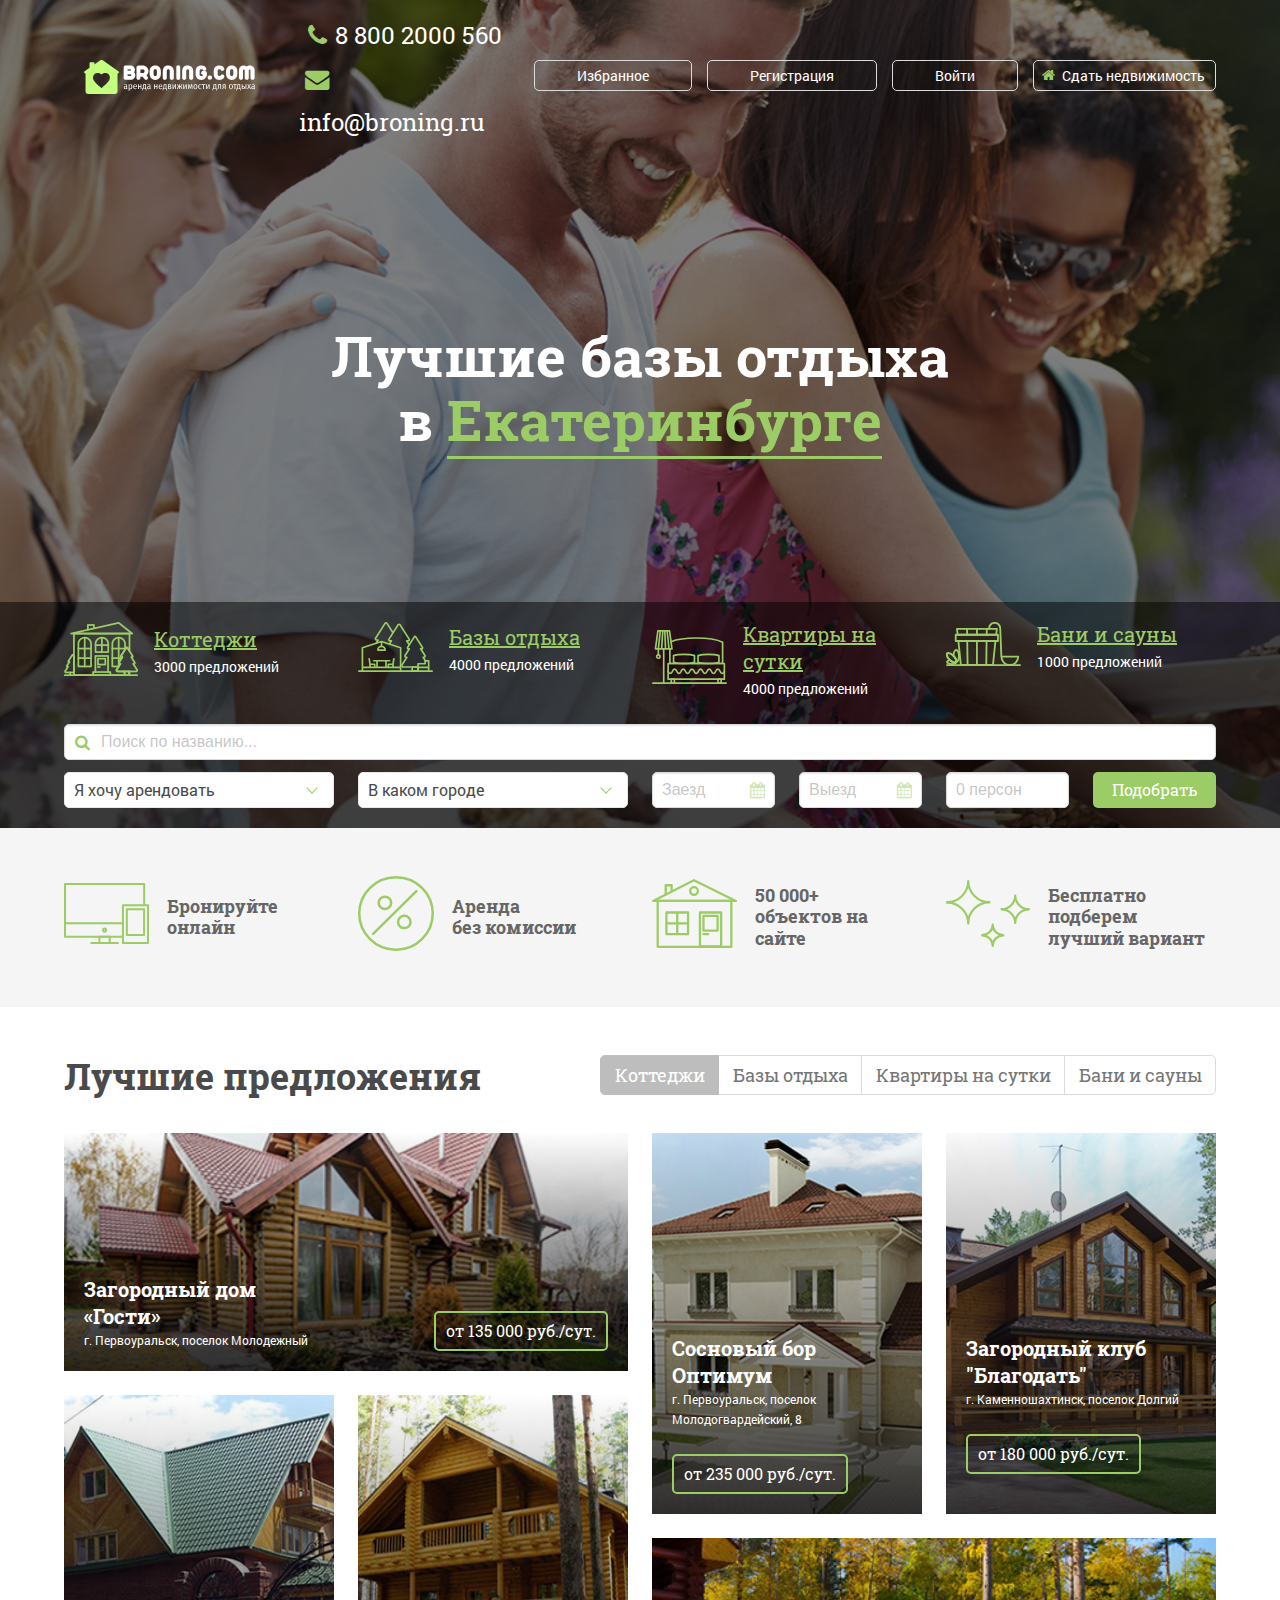
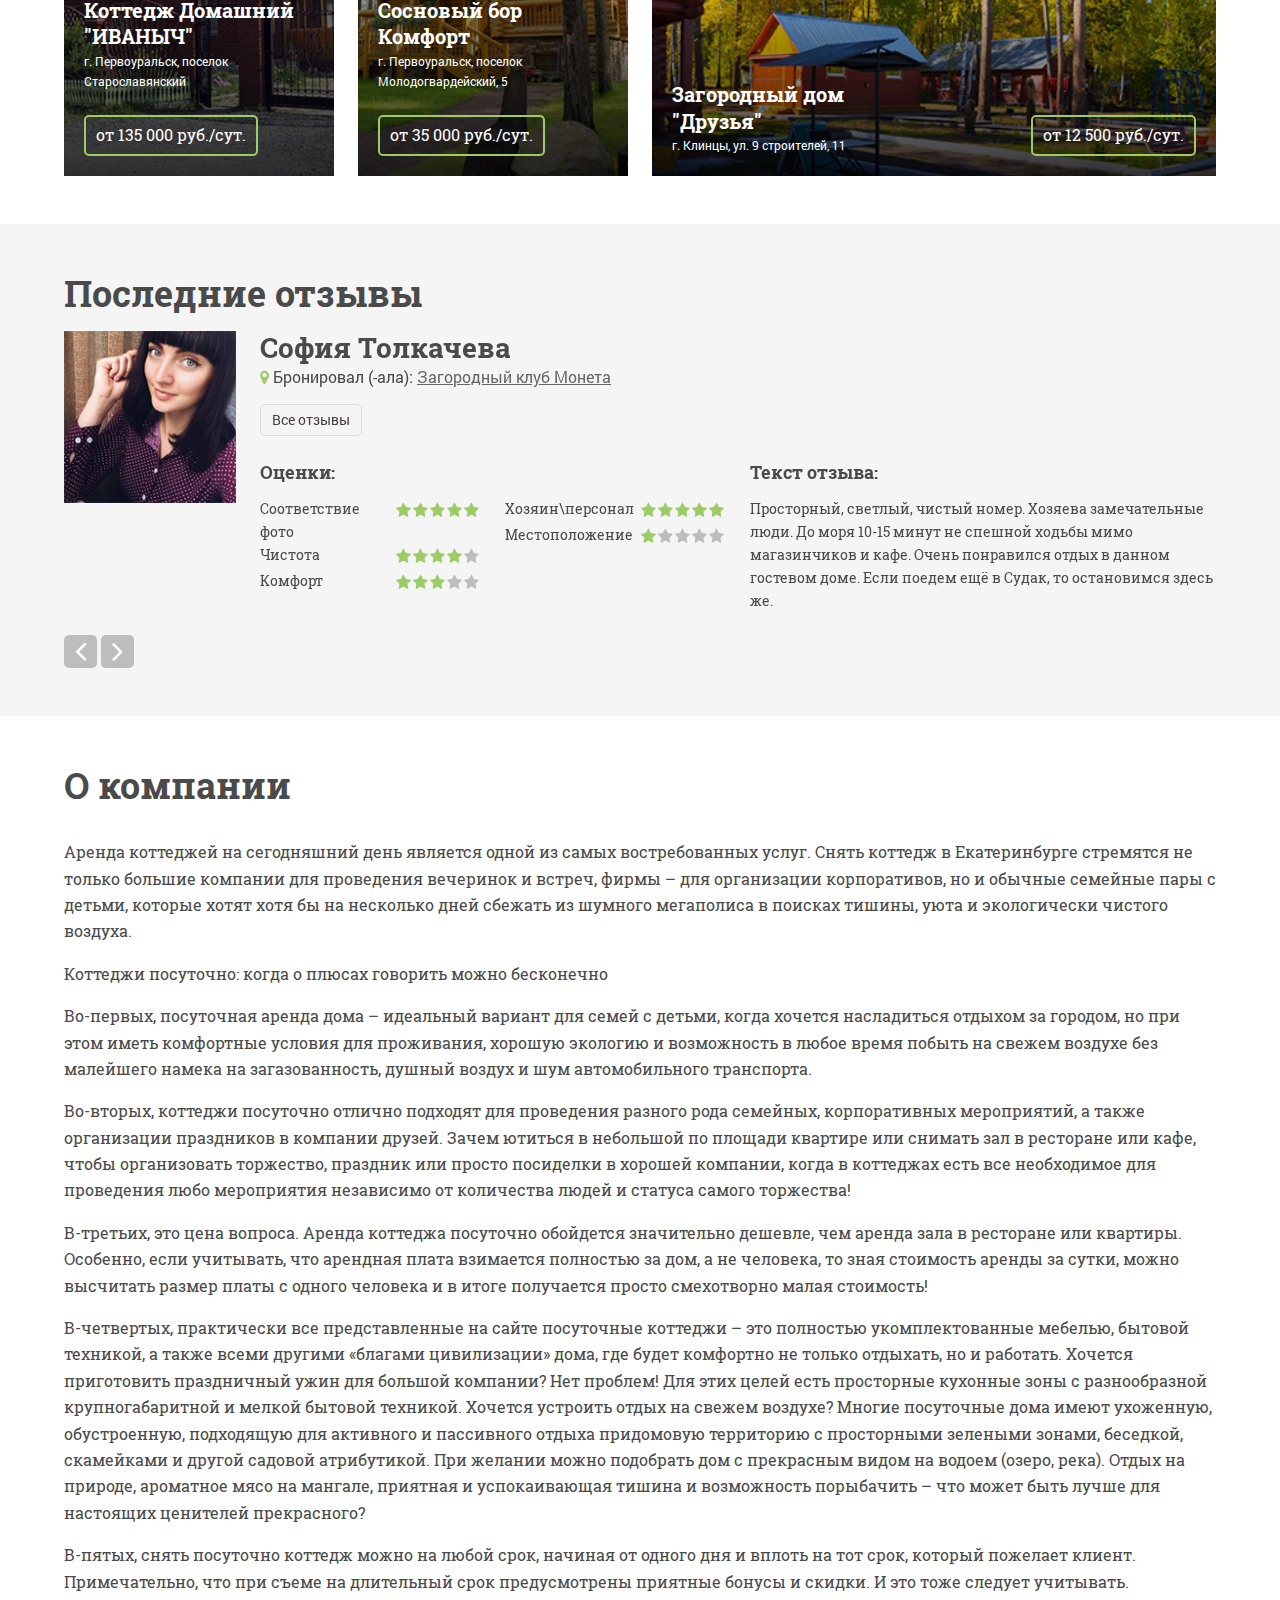
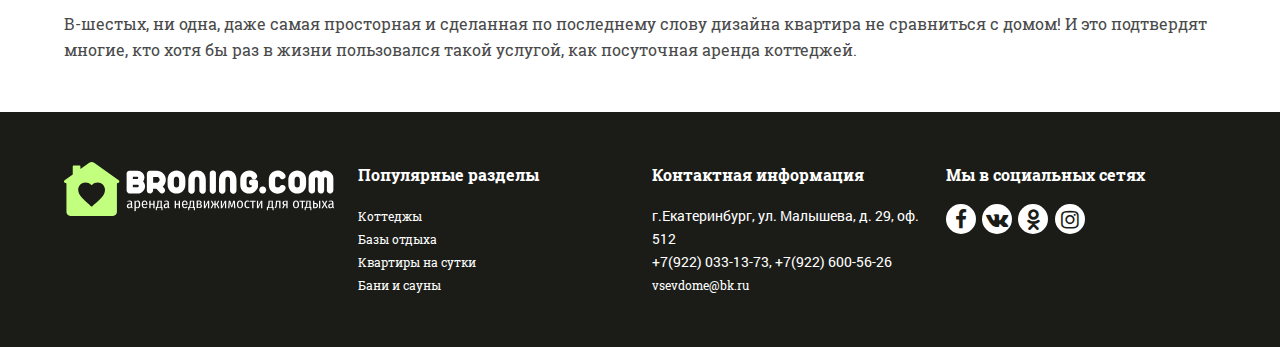
<file: index.html>
<!DOCTYPE html>
<html lang="ru">

<head>

	<meta charset="utf-8">

	<title>Title</title>
	<meta name="description" content="">

	<meta http-equiv="X-UA-Compatible" content="IE=edge">
	<meta name="viewport" content="width=device-width, initial-scale=1, maximum-scale=1">

	<meta property="og:image" content="path/to/image.jpg">
	<link rel="shortcut icon" href="img/favicon/favicon.ico" type="image/x-icon">
	<link rel="apple-touch-icon" href="img/favicon/apple-touch-icon.png">
	<link rel="apple-touch-icon" sizes="72x72" href="img/favicon/apple-touch-icon-72x72.png">
	<link rel="apple-touch-icon" sizes="114x114" href="img/favicon/apple-touch-icon-114x114.png">

	<!-- Chrome, Firefox OS and Opera -->
	<meta name="theme-color" content="#000">
	<!-- Windows Phone -->
	<meta name="msapplication-navbutton-color" content="#000">
	<!-- iOS Safari -->
	<meta name="apple-mobile-web-app-status-bar-style" content="#000">

	<style>body { opacity: 0; overflow-x: hidden; } html { background-color: #fff; }</style>

</head>

<body>

	<!-- <div class="preloader" id="page-preloader">
		<div class="loader"></div>
	</div> -->




	<div class="wrapper" id="main-content">

		<header class="main-header" style="background-image: url(img/header-bg.jpg);">
			<div class="container">
				<div class="columns header-top ordered-tablet">
					<div class="column mo2">
						<div class="logo">
							<a href="/index.html">
										<picture>
											<source srcset="img/logo-new.svg">
											<img class="" src="img/logo-new.png" alt="alt" title="alt">
										</picture>
								</a>
							</div>
						</div>
						<div class="column is-hidden-mobile is-hidden-touch	
						">
						<a href="tel:880002000560" class="phone-link"><span class="icon"><i class="fa fa-phone"></i></span><span>8 800 2000 560</span></a>
						<a href="mailto:info@broning.ru" class="phone-link"><span class="icon"><i class="fa fa-envelope"></i></span><span>info@broning.ru</span></a>
					</div>
					<div class="column mo1">
						<div class="buttons">
							<a href="#" class="button small-text">Избранное</a>
							<a href="#popup-registration" class="button small-text open-popup-link">Регистрация</a>
							<a href="#popup-enter" class="button small-text open-popup-link">Войти</a>
							<a class="button is-marginless">
								<span class="icon">
									<i class="fa fa-home"></i>
								</span>
								<span>Сдать недвижимость</span>
							</a>
						</div>
					</div>
				</div>
				<div class="header-title has-text-centered">
					<h1 class="h1">Лучшие базы отдыха<br>в <a href="#popup-city" class="open-popup-link">Екатеринбурге</a></h1>
				</div>
			</div>
			<div class="header-rent">
				<div class="container">
					<div class="columns is-hidden-touch">
						<div class="column has-text-centered">
							<div class="offer">
								<div class="offer-img">
											<img src="img/cottage.png" alt="Cottage" title="Cottage">
									</div>
									<div class="offer-content">
										<a href="#" class="offer-content_title">
											Коттеджи
										</a>
										<p class="offer-content_text">
											<span class="offer-qty">3000</span> предложений
										</p>
									</div>
								</div>
							</div>
							<div class="column has-text-centered">
								<div class="offer">
									<div class="offer-img">
										<picture>
											<source srcset="img/recreation.svg">
												<img src="img/recreation.png" alt="Recreation" title="Recreation">
											</picture>
										</div>
										<div class="offer-content">
											<a href="#" class="offer-content_title">
												Базы отдыха
											</a>
											<p class="offer-content_text">
												<span class="offer-qty">4000</span> предложений
											</p>
										</div>
									</div>
								</div>
								<div class="column has-text-centered">
									<div class="offer">
										<div class="offer-img">
											<picture>
												<source srcset="img/rooms.svg">
													<img src="img/rooms.png" alt="rooms" title="rooms">
												</picture>
											</div>
											<div class="offer-content">
												<a href="#" class="offer-content_title">
													Квартиры на сутки
												</a>
												<p class="offer-content_text">
													<span class="offer-qty">4000</span> предложений
												</p>
											</div>
										</div>
									</div>
									<div class="column has-text-centered">
										<div class="offer">
											<div class="offer-img">
												<picture>
													<source srcset="img/saunas.svg">
														<img src="img/saunas.png" alt="saunas" title="saunas">
													</picture>
												</div>
												<div class="offer-content">
													<a href="#" class="offer-content_title">
														Бани и сауны
													</a>
													<p class="offer-content_text">
														<span class="offer-qty">1000</span> предложений
													</p>
												</div>
											</div>
										</div>
									</div>
									<form action="#" class="form">
										<div class="columns">
											<div class="column">
												<div class="field">
													<div class="control has-icons-left">
														<input class="input" type="text" placeholder="Поиск по названию...">
														<span class="icon is-left has-text-primary">
															<i class="fa fa-search"></i>
														</span>
													</div>
												</div>
											</div>
										</div>
									</form>
									<form action="#" class="form">
										<div class="columns is-tablet">
											<div class="column is-3-desktop is-6-tablet is-12-mobile">
												<div class="field">
													<div class="control">
														<div class="select is-fullwidth">
															<select class="custom-select is-fullwidth">
																<option data-display="Я хочу арендовать">Я хочу арендовать</option>
																<option>Коттедж</option>
																<option>Базы отдыха</option>
																<option>Квартиры на сутки</option>
																<option>Бани и сауны</option>
															</select>
														</div>
													</div>
												</div>
											</div>
											<div class="column is-3-desktop is-6-tablet is-12-mobile">
												<div class="field">
													<div class="control">
														<div class="select is-fullwidth">
															<select class="custom-select is-fullwidth">
																<option data-display="В каком городе">В каком городе</option>
																<option>Москва</option>
																<option>Санкт- Петербург</option>
																<option>Казань</option>
																<option>Владивосток</option>
																<option>Пермь</option>
																<option>Воронеж</option>
																<option>Екатеринбург</option>
																<option>Новосибирск</option>
																<option>Баранул</option>
																<option>Курск</option>
																<option>Белгород</option>
															</select>
														</div>
													</div>
												</div>
											</div>
											<div class="column">
												<div class="field">
													<div class="control has-icon has-icon-right">
														<input class="input datepicker-here"	data-range="false" data-position="bottom left" type="text" placeholder="Заезд" >
														<span class="icon is-small">
															<i class="fa fa-calendar"></i>
														</span>
													</div>
												</div>
											</div>
											<div class="column">
												<div class="field">
													<div class="control has-icon has-icon-right">
														<input class="input datepicker-here"	data-range="false" data-position="bottom left" type="text" placeholder="Выезд" >
														<span class="icon is-small">
															<i class="fa fa-calendar"></i>
														</span>
													</div>
												</div>
											</div>
											<div class="column">
												<div class="field">
													<input class="input" type="text" placeholder="0 персон" >
												</div>
											</div>
											<div class="column">
												<div class="field">
													<input type="submit" class=" is-fullwidth button is-primary" value="Подобрать">
												</div>
											</div>
										</div>
									</form>
								</div>
							</div>
						</header>

						<section class="gray-bg features section">
							<div class="container">
								<div class="columns is-desktop is-vcentered">
									<div class="column">
										<div class="columns is-mobile is-vcentered">
											<div class="column">
												<div class="feature">
													<div class="feature-img">
														<picture>
															<source srcset="img/online.svg">
																<img class="" src="img/online.png" alt="online" title="online">
															</picture>
														</div>
														<h2 class="feature-title">
															<a href="#">Бронируйте<br>онлайн</a>
														</h2>
													</div>
												</div>
												<div class="column">
													<div class="feature">
														<div class="feature-img">
															<picture>
																<source srcset="img/percent.svg">
																	<img class="" src="img/percent.png" alt="percent" title="percent">
																</picture>
															</div>
															<h2 class="feature-title">
																<a href="#">Аренда<br>без комиссии</a>
															</h2>
														</div>
													</div>
												</div>
											</div>
											<div class="column">
												<div class="columns is-mobile is-vcentered">
													<div class="column">
														<div class="feature">
															<div class="feature-img">
																<picture>
																	<source srcset="img/home.svg">
																		<img class="" src="img/home.png" alt="home" title="home">
																	</picture>
																</div>
																<h2 class="feature-title">
																	<a href="#">50 000+<br>объектов на сайте</a>
																</h2>
															</div>
														</div>
														<div class="column">
															<div class="feature">
																<div class="feature-img">
																	<picture>
																		<source srcset="img/stars.svg">
																			<img class="" src="img/stars.png" alt="stars" title="stars">
																		</picture>
																	</div>
																	<h2 class="feature-title">
																		<a href="#">Бесплатно подберем<br>лучший вариант</a>
																	</h2>
																</div>
															</div>
														</div>
													</div>

												</div>
											</div>
										</section>

										<section class="section" id="best">

											<div class="container">
												<div class="columns">
													<div class="column">
														<h2 class="section-title">
															Лучшие предложения
														</h2>
													</div>
													<div class="column">
														<div class="field has-addons font">
															<p class="control">
																<a href="#" class="button is-active">
																	Коттеджи
																</a>
															</p>
															<p class="control">
																<a href="#" class="button">
																	Базы отдыха
																</a>
															</p>
															<p class="control">
																<a href="#" class="button">
																	Квартиры на сутки
																</a>
															</p>
															<p class="control">
																<a href="#" class="button">
																	Бани и сауны
																</a>
															</p>
														</div>
													</div>
												</div>
												<div class="tile is-ancestor">
													<div class="tile is-vertical is-6">
														<div class="tile is-parent">
															<div class="tile is-child">
																<div class="best-offer_content"	data-link="card.html" style="background-image: url(img/offer1.jpg);">
																	<div class="columns is-mobile">
																		<div class="column">
																			<div class="best-offer-text">
																				<h3 class="offer-text_title">
																					<a href="#">Загородный дом «Гости»</a>
																				</h3>
																				<p class="offer-text_address">
																					г. Первоуральск, поселок Молодежный
																				</p>
																			</div>
																		</div>
																		<div class="column offer-price_wrap">
																			<h4 class="offer-price">
																				от 135 000 руб./сут.
																			</h4>
																		</div>
																	</div>
																</div>
															</div>
														</div>
														<div class="tile is-flex-mobile">
															<div class="tile is-parent">
																<div class="tile is-child high-tile">
																	<div class="best-offer_content"	data-link="card.html" style="background-image: url(img/offer2.jpg);">
																	<div class="columns is-desktop">
																		<div class="column">
																			<div class="best-offer-text">
																				<h3 class="offer-text_title">
																					<a href="#">Коттедж Домашний "ИВАНЫЧ"</a>
																				</h3>
																				<p class="offer-text_address">
																					г. Первоуральск, поселок Старославянский
																				</p>
																			</div>
																		</div>
																		<div class="column offer-price_wrap has-text-left">
																			<h4 class="offer-price">
																				от 135 000 руб./сут.
																			</h4>
																		</div>
																	</div>
																</div>
																</div>
															</div>
															<div class="tile is-parent">
																<div class="tile is-child high-tile">
																	<div class="best-offer_content"	data-link="card.html" style="background-image: url(img/offer3.jpg);">
																	<div class="columns is-desktop">
																		<div class="column">
																			<div class="best-offer-text">
																				<h3 class="offer-text_title">
																					<a href="#">Сосновый бор Комфорт</a>
																				</h3>
																				<p class="offer-text_address">
																					г. Первоуральск, поселок Молодогвардейский, 5
																				</p>
																			</div>
																		</div>
																		<div class="column offer-price_wrap has-text-left">
																			<h4 class="offer-price">
																				от 35 000 руб./сут.
																			</h4>
																		</div>
																	</div>
																</div>
																</div>
															</div>
														</div>
													</div>
													<div class="tile is-vertical is-6 ordered-mobile">
														<div class="tile	is-flex-mobile mo2">
															<div class="tile is-parent">
																<div class="tile is-child high-tile">
																	<div class="best-offer_content"	data-link="card.html" style="background-image: url(img/offer4.jpg);">
																	<div class="columns is-desktop">
																		<div class="column">
																			<div class="best-offer-text">
																				<h3 class="offer-text_title">
																					<a href="#">Сосновый бор Оптимум</a>
																				</h3>
																				<p class="offer-text_address">
																					г. Первоуральск, поселок Молодогвардейский, 8
																				</p>
																			</div>
																		</div>
																		<div class="column offer-price_wrap has-text-left">
																			<h4 class="offer-price">
																				от 235 000 руб./сут.
																			</h4>
																		</div>
																	</div>
																</div>
																</div>
															</div>
															<div class="tile is-parent">
																<div class="tile is-child high-tile">
																	<div class="best-offer_content"	data-link="card.html" style="background-image: url(img/offer5.jpg);">
																	<div class="columns is-desktop">
																		<div class="column">
																			<div class="best-offer-text">
																				<h3 class="offer-text_title">
																					<a href="#">Загородный клуб "Благодать"</a>
																				</h3>
																				<p class="offer-text_address">
																					г. Каменношахтинск, поселок Долгий
																				</p>
																			</div>
																		</div>
																		<div class="column offer-price_wrap has-text-left">
																			<h4 class="offer-price">
																				от 180 000 руб./сут.
																			</h4>
																		</div>
																	</div>
																</div>
																</div>
															</div>
														</div>
														<div class="tile is-parent mo1">
															<div class="tile is-child">
																<div class="best-offer_content"	data-link="card.html" style="background-image: url(img/offer6.jpg);">
																	<div class="columns is-mobile">
																		<div class="column">
																			<div class="best-offer-text">
																				<h3 class="offer-text_title">
																					<a href="#">Загородный дом "Друзья"</a>
																				</h3>
																				<p class="offer-text_address">
																					г. Клинцы, ул. 9 строителей, 11
																				</p>
																			</div>
																		</div>
																		<div class="column offer-price_wrap">
																			<h4 class="offer-price">
																				от 12 500 руб./сут.
																			</h4>
																		</div>
																	</div>
																</div>
															</div>
														</div>
													</div>
												</div>
											</div>

										</section>

										<section class="section gray-bg" id="feedbacks">
											<div class="container">
												<h2 class="section-title">
													Последние отзывы
												</h2>

												<div class="feedbacks-wrap">
													<div class="columns">
														<div class="column feedback-img is-2">
															<img src="img/feedbacks.jpg" alt="Отзывы">
														</div>
														<div class="column">
															<h4 class="feeds-title">
																София Толкачева
															</h4>
															<p class="feeds-subject">
																<span><i class="fa fa-map-marker"></i></span>
																<span class="feeds-subject_reserved">
																	Бронировал (-ала): 
																</span>
																	<a class="feeds-subject_link" href="#">Загородный клуб Монета</a>
															</p>
															<a href="#" class="all_rewies button">Все отзывы</a>
															<div class="columns is-mobile">
																<div class="column">
																	<h5 class="rating-title">
																		Оценки:
																	</h5>
																	<div class="columns">
																		<div class="column pb0">
																			<div class="rating-item">
																				<span class="rating-item_title">
																					Соответствие фото
																				</span>
																				<span>
																					<ul class="rating-stars" data-rating="5">
																						<li><span class="i fa fa-star"></span></li>
																						<li><span class="i fa fa-star"></span></li>
																						<li><span class="i fa fa-star"></span></li>
																						<li><span class="i fa fa-star"></span></li>
																						<li><span class="i fa fa-star"></span></li>
																					</ul>
																				</span>
																			</div>
																			<div class="rating-item">
																				<span class="rating-item_title">
																					Чистота
																				</span>
																				<span>
																					<ul class="rating-stars" data-rating="4">
																						<li><span class="i fa fa-star"></span></li>
																						<li><span class="i fa fa-star"></span></li>
																						<li><span class="i fa fa-star"></span></li>
																						<li><span class="i fa fa-star"></span></li>
																						<li><span class="i fa fa-star"></span></li>
																					</ul>
																				</span>
																			</div>
																			<div class="rating-item">
																				<span class="rating-item_title">
																					Комфорт
																				</span>
																				<span>
																					<ul class="rating-stars" data-rating="3">
																						<li><span class="i fa fa-star"></span></li>
																						<li><span class="i fa fa-star"></span></li>
																						<li><span class="i fa fa-star"></span></li>
																						<li><span class="i fa fa-star"></span></li>
																						<li><span class="i fa fa-star"></span></li>
																					</ul>
																				</span>
																			</div>
																		</div>
																		<div class="column pt0">
																			<div class="rating-item">
																				<span class="rating-item_title">
																					Хозяин\персонал
																				</span>
																				<span>
																					<ul class="rating-stars" data-rating="5">
																						<li><span class="i fa fa-star"></span></li>
																						<li><span class="i fa fa-star"></span></li>
																						<li><span class="i fa fa-star"></span></li>
																						<li><span class="i fa fa-star"></span></li>
																						<li><span class="i fa fa-star"></span></li>
																					</ul>
																				</span>
																			</div>
																			<div class="rating-item">
																				<span class="rating-item_title">
																					Местоположение
																				</span>
																				<span>
																					<ul class="rating-stars" data-rating="1">
																						<li><span class="i fa fa-star"></span></li>
																						<li><span class="i fa fa-star"></span></li>
																						<li><span class="i fa fa-star"></span></li>
																						<li><span class="i fa fa-star"></span></li>
																						<li><span class="i fa fa-star"></span></li>
																					</ul>
																				</span>
																			</div>
																		</div>
																	</div>
																</div>
																<div class="column">
																	<h5 class="rating-title">
																		Текст отзыва:
																	</h5>
																	<p class="rating-text">
																		Просторный, светлый, чистый номер. Хозяева замечательные люди. До моря 10-15 минут не спешной ходьбы мимо магазинчиков и кафе. Очень понравился отдых в данном гостевом доме. Если поедем ещё в Судак, то остановимся здесь же.
																	</p>
																</div>
															</div>
														</div>
													</div>
													<div class="columns">
														<div class="column feedback-img is-2">
															<img src="img/feedbacks.jpg" alt="Отзывы">
														</div>
														<div class="column">
															<h4 class="feeds-title">
																София Толкачева
															</h4>
															<p class="feeds-subject">
																<span><i class="fa fa-map-marker"></i></span>
																<span class="feeds-subject_reserved">
																	Бронировал (-ала): 
																</span>
																	<a class="feeds-subject_link" href="#">Загородный клуб Монета</a>
															</p>
															<div class="columns is-mobile">
																<div class="column">
																	<h5 class="rating-title">
																		Оценки:
																	</h5>
																	<div class="columns">
																		<div class="column pb0">
																			<div class="rating-item">
																				<span class="rating-item_title">
																					Соответствие фото
																				</span>
																				<span>
																					<ul class="rating-stars" data-rating="5">
																						<li><span class="i fa fa-star"></span></li>
																						<li><span class="i fa fa-star"></span></li>
																						<li><span class="i fa fa-star"></span></li>
																						<li><span class="i fa fa-star"></span></li>
																						<li><span class="i fa fa-star"></span></li>
																					</ul>
																				</span>
																			</div>
																			<div class="rating-item">
																				<span class="rating-item_title">
																					Чистота
																				</span>
																				<span>
																					<ul class="rating-stars" data-rating="4">
																						<li><span class="i fa fa-star"></span></li>
																						<li><span class="i fa fa-star"></span></li>
																						<li><span class="i fa fa-star"></span></li>
																						<li><span class="i fa fa-star"></span></li>
																						<li><span class="i fa fa-star"></span></li>
																					</ul>
																				</span>
																			</div>
																			<div class="rating-item">
																				<span class="rating-item_title">
																					Комфорт
																				</span>
																				<span>
																					<ul class="rating-stars" data-rating="3">
																						<li><span class="i fa fa-star"></span></li>
																						<li><span class="i fa fa-star"></span></li>
																						<li><span class="i fa fa-star"></span></li>
																						<li><span class="i fa fa-star"></span></li>
																						<li><span class="i fa fa-star"></span></li>
																					</ul>
																				</span>
																			</div>
																		</div>
																		<div class="column pt0">
																			<div class="rating-item">
																				<span class="rating-item_title">
																					Хозяин\персонал
																				</span>
																				<span>
																					<ul class="rating-stars" data-rating="5">
																						<li><span class="i fa fa-star"></span></li>
																						<li><span class="i fa fa-star"></span></li>
																						<li><span class="i fa fa-star"></span></li>
																						<li><span class="i fa fa-star"></span></li>
																						<li><span class="i fa fa-star"></span></li>
																					</ul>
																				</span>
																			</div>
																			<div class="rating-item">
																				<span class="rating-item_title">
																					Местоположение
																				</span>
																				<span>
																					<ul class="rating-stars" data-rating="1">
																						<li><span class="i fa fa-star"></span></li>
																						<li><span class="i fa fa-star"></span></li>
																						<li><span class="i fa fa-star"></span></li>
																						<li><span class="i fa fa-star"></span></li>
																						<li><span class="i fa fa-star"></span></li>
																					</ul>
																				</span>
																			</div>
																		</div>
																	</div>
																</div>
																<div class="column">
																	<h5 class="rating-title">
																		Текст отзыва:
																	</h5>
																	<p class="rating-text">
																		Просторный, светлый, чистый номер. Хозяева замечательные люди. До моря 10-15 минут не спешной ходьбы мимо магазинчиков и кафе. Очень понравился отдых в данном гостевом доме. Если поедем ещё в Судак, то остановимся здесь же.
																	</p>
																</div>
															</div>
														</div>
													</div>
												</div>
												
											</div>
										</section>

										<section class="section" id="about">
											<div class="container">
												<h2 class="section-title">
													О компании
												</h2>
												<div class="content">
													<p>Аренда коттеджей на сегодняшний день является одной из самых востребованных услуг. Снять коттедж в Екатеринбурге стремятся не только большие компании для проведения вечеринок и встреч, фирмы – для организации корпоративов, но и обычные семейные пары с детьми, которые хотят хотя бы на несколько дней сбежать из шумного мегаполиса в поисках тишины, уюта и экологически чистого воздуха.</p>

													<p>Коттеджи посуточно: когда о плюсах говорить можно бесконечно</p>

													<p>Во-первых, посуточная аренда дома – идеальный вариант для семей с детьми, когда хочется насладиться отдыхом за городом, но при этом иметь комфортные условия для проживания, хорошую экологию и возможность в любое время побыть на свежем воздухе без малейшего намека на загазованность, душный воздух и шум автомобильного транспорта.</p>

													<p>Во-вторых, коттеджи посуточно отлично подходят для проведения разного рода семейных, корпоративных мероприятий, а также организации праздников в компании друзей. Зачем ютиться в небольшой по площади квартире или снимать зал в ресторане или кафе, чтобы организовать торжество, праздник или просто посиделки в хорошей компании, когда в коттеджах есть все необходимое для проведения любо мероприятия независимо от количества людей и статуса самого торжества!</p>

													<p>В-третьих, это цена вопроса. Аренда коттеджа посуточно обойдется значительно дешевле, чем аренда зала в ресторане или квартиры. Особенно, если учитывать, что арендная плата взимается полностью за дом, а не человека, то зная стоимость аренды за сутки, можно высчитать размер платы с одного человека и в итоге получается просто смехотворно малая стоимость!</p>

													<p>В-четвертых, практически все представленные на сайте посуточные коттеджи – это полностью укомплектованные мебелью, бытовой техникой, а также всеми другими «благами цивилизации» дома, где будет комфортно не только отдыхать, но и работать. Хочется приготовить праздничный ужин для большой компании? Нет проблем! Для этих целей есть просторные кухонные зоны с разнообразной крупногабаритной и мелкой бытовой техникой. Хочется устроить отдых на свежем воздухе? Многие посуточные дома имеют ухоженную, обустроенную, подходящую для активного и пассивного отдыха придомовую территорию с просторными зелеными зонами, беседкой, скамейками и другой садовой атрибутикой. При желании можно подобрать дом с прекрасным видом на водоем (озеро, река). Отдых на природе, ароматное мясо на мангале, приятная и успокаивающая тишина и возможность порыбачить – что может быть лучше для настоящих ценителей прекрасного?</p>

													<p>В-пятых, снять посуточно коттедж можно на любой срок, начиная от одного дня и вплоть на тот срок, который пожелает клиент. Примечательно, что при съеме на длительный срок предусмотрены приятные бонусы и скидки. И это тоже следует учитывать.</p>

													<p>В-шестых, ни одна, даже самая просторная и сделанная по последнему слову дизайна квартира не сравниться с домом! И это подтвердят многие, кто хотя бы раз в жизни пользовался такой услугой, как посуточная аренда коттеджей.</p> 
												</div>
											</div>
										</section>

										<footer class="main-footer">
											<div class="container">
												<div class="columns">
													<div class="column">
														<a href="index.html">
																 <picture>
											<source srcset="img/logo-new.svg">
											<img class="" src="img/logo-new.png" alt="alt" title="alt">
										</picture>
														</a>
													</div>
													<div class="column">
														<h4 class="footer-menu_title">
															Популярные разделы
														</h4>
														<ul class="footer-menu_list">
															<li><a href="#">Коттеджы</a></li>
															<li><a href="#">Базы отдыха</a></li>
															<li><a href="#">Квартиры на сутки</a></li>
															<li><a href="#">Бани и сауны</a></li>
														</ul>
													</div>
													<div class="column">
														<h4 class="footer-menu_title">
															Контактная информация
														</h4>
														<ul class="footer-menu_list">
															<li>г.Екатеринбург, ул. Малышева, д. 29, оф. 512</li>
															<li>+7(922) 033-13-73, +7(922) 600-56-26</li>
															<li><a href="mailto:vsevdome@bk.ru">vsevdome@bk.ru</a></li>
														</ul>
													</div>
													<div class="column">
														<h4 class="footer-menu_title">
															Мы в социальных сетях
														</h4>
														<div class="socials">
															<a href="#"><i class="fa fa-facebook"></i></a>
															<a href="#"><i class="fa fa-vk"></i></a>
															<a href="#"><i class="fa fa-odnoklassniki"></i></a>
															<a href="#"><i class="fa fa-instagram"></i></a>
														</div>
													</div>
												</div>
											</div>
										</footer>
									</div>


<!-- popups -->
<div id="popup-city" class="popup mfp-hide">
	<div class="popup-title">
		<h3 class="h3">Выберите город из списка</h3>
	</div>
	<div class="popup-content">
		<div class="columns">
			<div class="column pb0">
				<a class="city-link" href="#">Москва</a>
				<a class="city-link" href="#">Санкт-Петербург</a>
				<a class="city-link" href="#">Владивосток</a>
				<a class="city-link" href="#">Волгоград</a>
				<a class="city-link" href="#">Воронеж</a>
				<a class="city-link" href="#">Нижний Новгород</a>
			</div>
			<div class="column pb0 pt0">
				<a href="#" class="city-link">Екатеринбург</a>
				<a href="#" class="city-link">Казань</a>
				<a href="#" class="city-link">Калуга</a>
				<a href="#" class="city-link">Краснодар</a>
				<a href="#" class="city-link">Красноярск</a>
				<a href="#" class="city-link">Новосибирск</a>
			</div>
			<div class="column pt0">
				<a href="#" class="city-link">Самара</a>
				<a href="#" class="city-link">Саратов</a>
				<a href="#" class="city-link">Сочи</a>
				<a href="#" class="city-link">Уфа</a>
				<a href="#" class="city-link">Ярославль</a>
				<a href="#" class="city-link">Ростов-на-Дону</a>
			</div>
		</div>
	</div>
</div>

<div id="popup-registration" class="popup mfp-hide">
	<div class="popup-title">
		<h3 class="h3">Заполните форму регистрации</h3>
	</div>
	<div class="popup-content">
		<div class="form">
			<div class="field">
				<div class="control">
					<input class="input" type="text" placeholder="Ваше имя и фамилия">
				</div>
			</div>
			<div class="field">
				<div class="control">
					<input class="input" type="tel" placeholder="Ваш номер телефона">
				</div>
			</div>
			<div class="field">
				<div class="control">
					<input class="input" type="email" placeholder="Ваша электронная почта">
				</div>
			</div>
			<div class="field">
				<div class="control has-text-centered">
					<input class="button is-primary" type="submit" value="Регистрация">
				</div>
			</div>
			<div class="divider">
				<p>или</p>
			</div>
			<p class="has-text-centered">
				Зарегистрируйтесь через E-mail или соцсеть
			</p>
			<div class="columns">
				<div class="column has-text-centered">
					<ul class="auth-clients">
						<li>
							<a class="facebook auth-link" href="/user/auth?authclient=facebook" title="Facebook" data-popup-width="860" data-popup-height="480">
							<span class="fa fa-facebook"></span>
							</a>
						</li>
						<li>
							<a class="google auth-link" href="/user/auth?authclient=facebook" title="Facebook" data-popup-width="860" data-popup-height="480">
							<span class="fa fa-google-plus"></span>
							</a>
						</li>
						<li>
							<a class="vkontakte auth-link" href="/user/auth?authclient=facebook" title="Facebook" data-popup-width="860" data-popup-height="480">
							<span class="fa fa-vk"></span>
							</a>
						</li>
						<li>
							<a class="yandex auth-link" href="/user/auth?authclient=facebook" title="Facebook" data-popup-width="860" data-popup-height="480">
							<span class="fa fa-yahoo"></span>
							</a>
						</li>
					</ul>
				</div>
			</div>
			<p class="license">
				Нажимая кнопку Продолжить, Вы соглашаетесь с <a href="#">условиями
					использования сайта и политикой конфиденциальности</a>
			</p>
		</div>
	</div>
</div>

<div id="popup-enter" class="popup mfp-hide">
	<div class="popup-title">
		<h3 class="h3">Вход в учетную запись</h3>
	</div>
	<div class="popup-content">
		<div class="form">
			<div class="field">
				<div class="control">
					<input class="input" type="text" placeholder="Ваша электронная почта или номер телефона">
				</div>
				<p class="help is-success">Телефон указывается в формате 9151234567 (пример для России)</p>
			</div>
			<div class="field">
				<div class="control">
					<input type="password" class="input" placeholder="Ваш пароль">
				</div>
				<a class="remember-password" href="#">Получить пароль</a>
			</div>
			<div class="field">
				<div class="control has-text-centered">
					<input class="button is-primary" type="submit" value="Вход">
				</div>
			</div>
			<div class="divider">
				<p>или</p>
			</div>
			<p class="has-text-centered">
				Быстрый вход через E-mail или соцсеть
			</p>
			<div class="columns">
				<div class="column has-text-centered">
					<ul class="auth-clients"><li><a class="facebook auth-link" href="/user/auth?authclient=facebook" title="Facebook" data-popup-width="860" data-popup-height="480"><span class="fa fa-facebook"></span></a></li><li><a class="twitter auth-link" href="/user/auth?authclient=twitter" title="Twitter"><span class="fa fa-twitter"></span></a></li><li><a class="google auth-link" href="/user/auth?authclient=google" title="Google"><span class="fa fa-google"></span></a></li><li><a class="vkontakte auth-link" href="/user/auth?authclient=vkontakte" title="ВКонтакте"><span class="fa fa-vk"></span></a></li><li><a class="yandex auth-link" href="/user/auth?authclient=yandex" title="Яндекс"><span class="fa fa-youtube"></span></a></li></ul>
				</div>
			</div>
		</div>
	</div>
</div>




									<link rel="stylesheet" href="css/main.min.css">
									<script src="js/jquery-3.2.1.min.js"></script>
									<script src="js/scripts.min.js"></script>

								</body>
								</html>
</file>
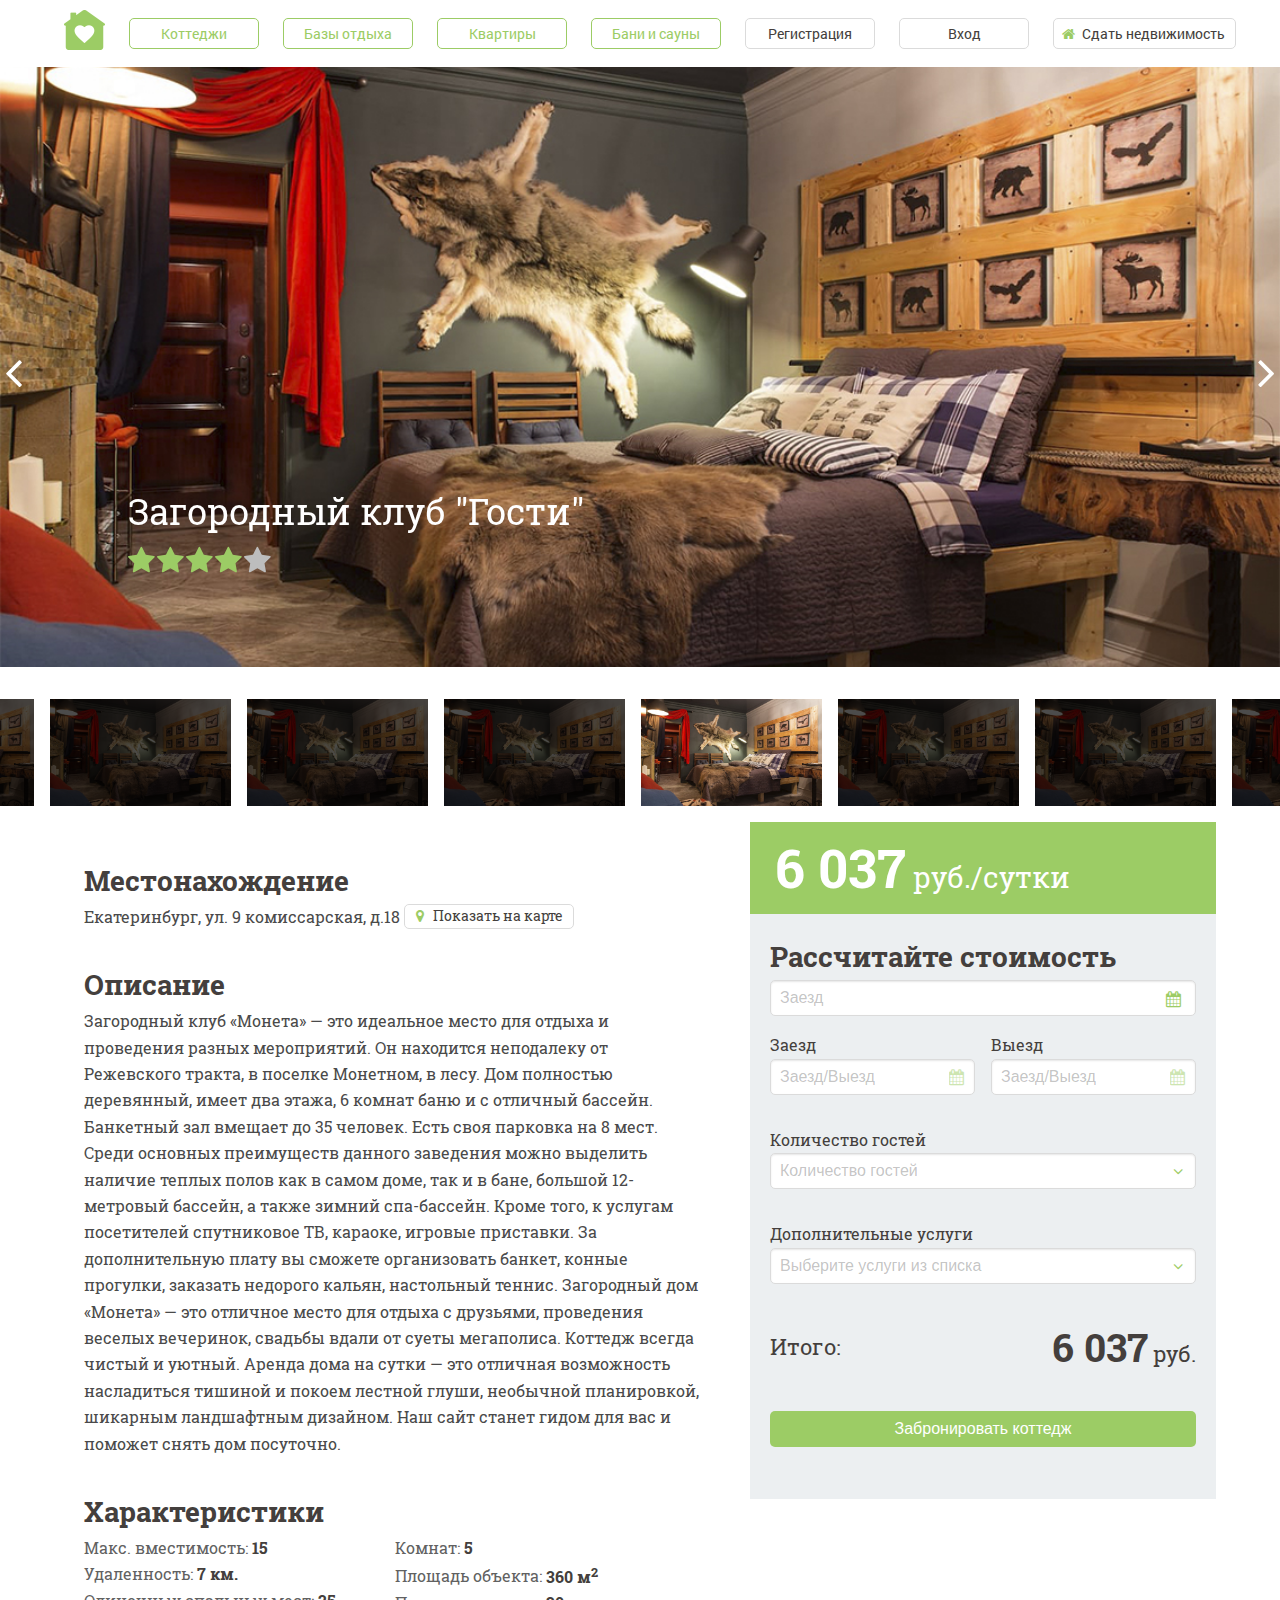
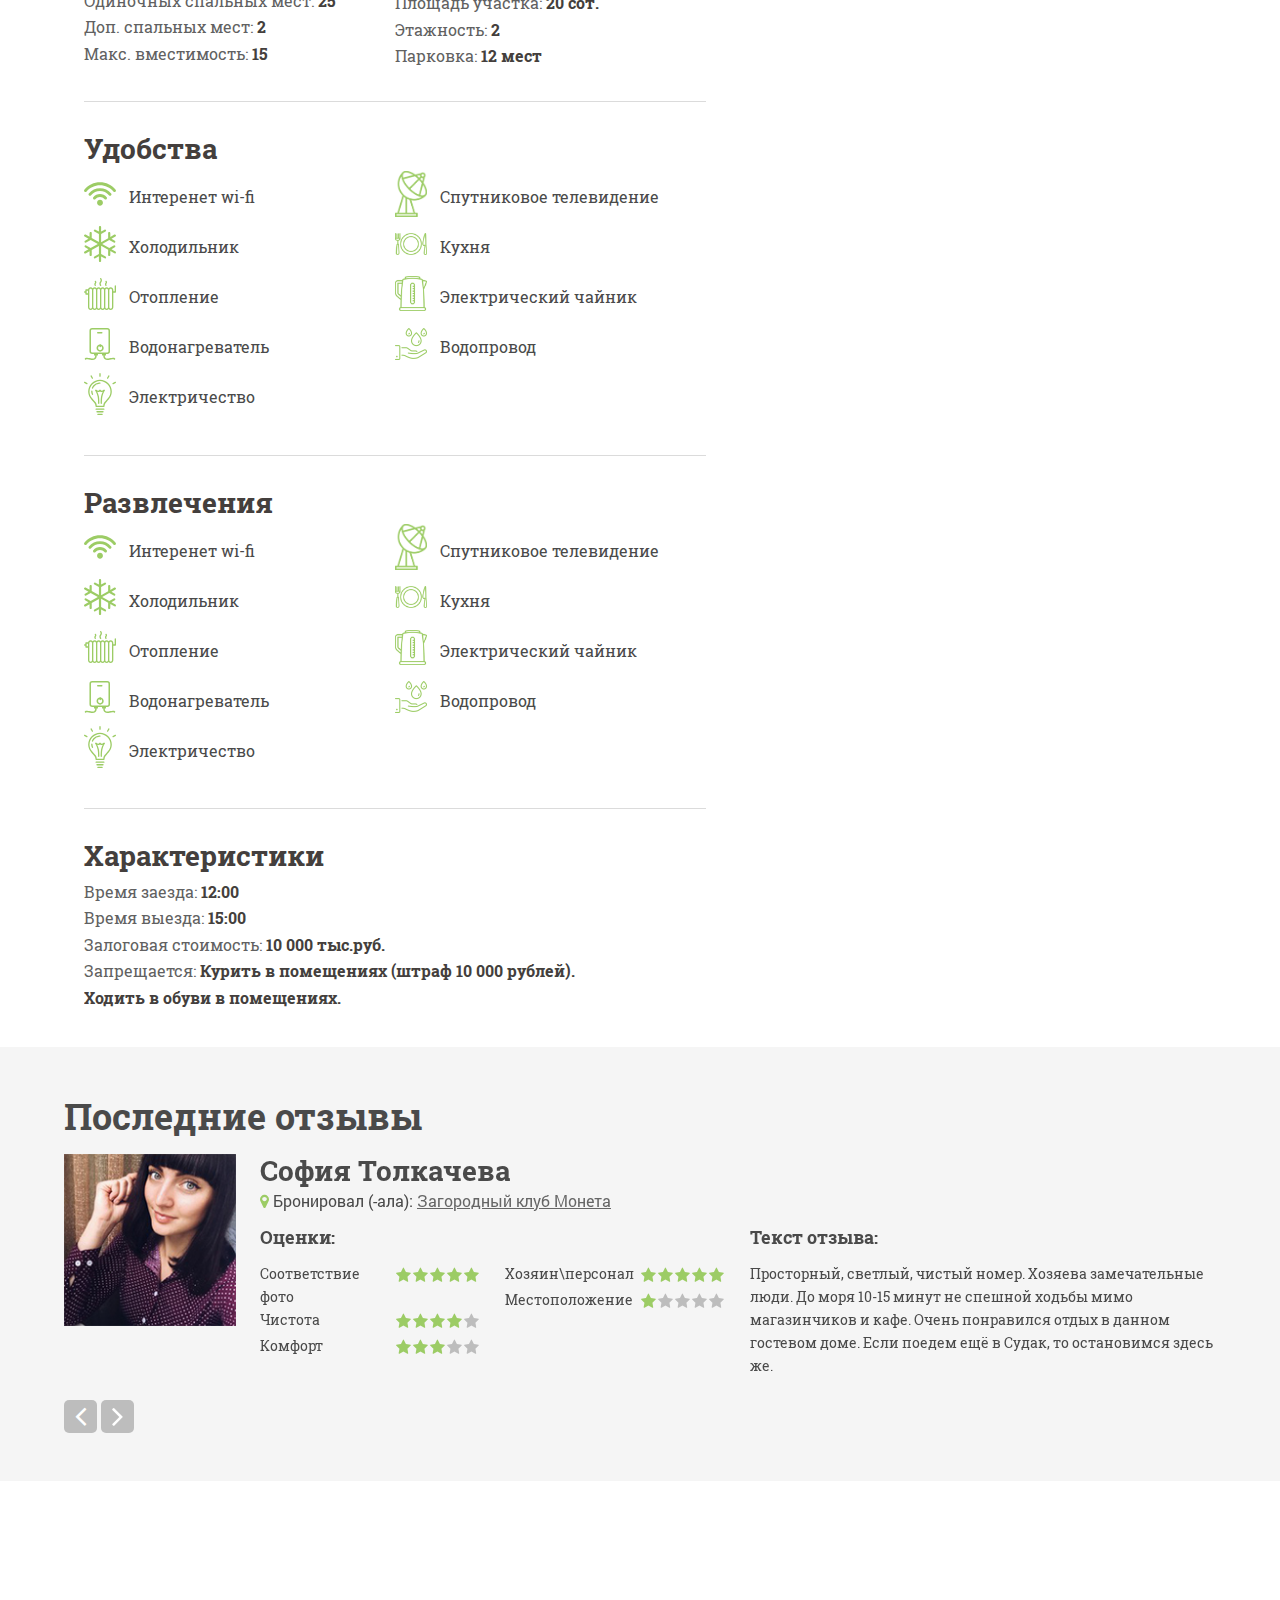
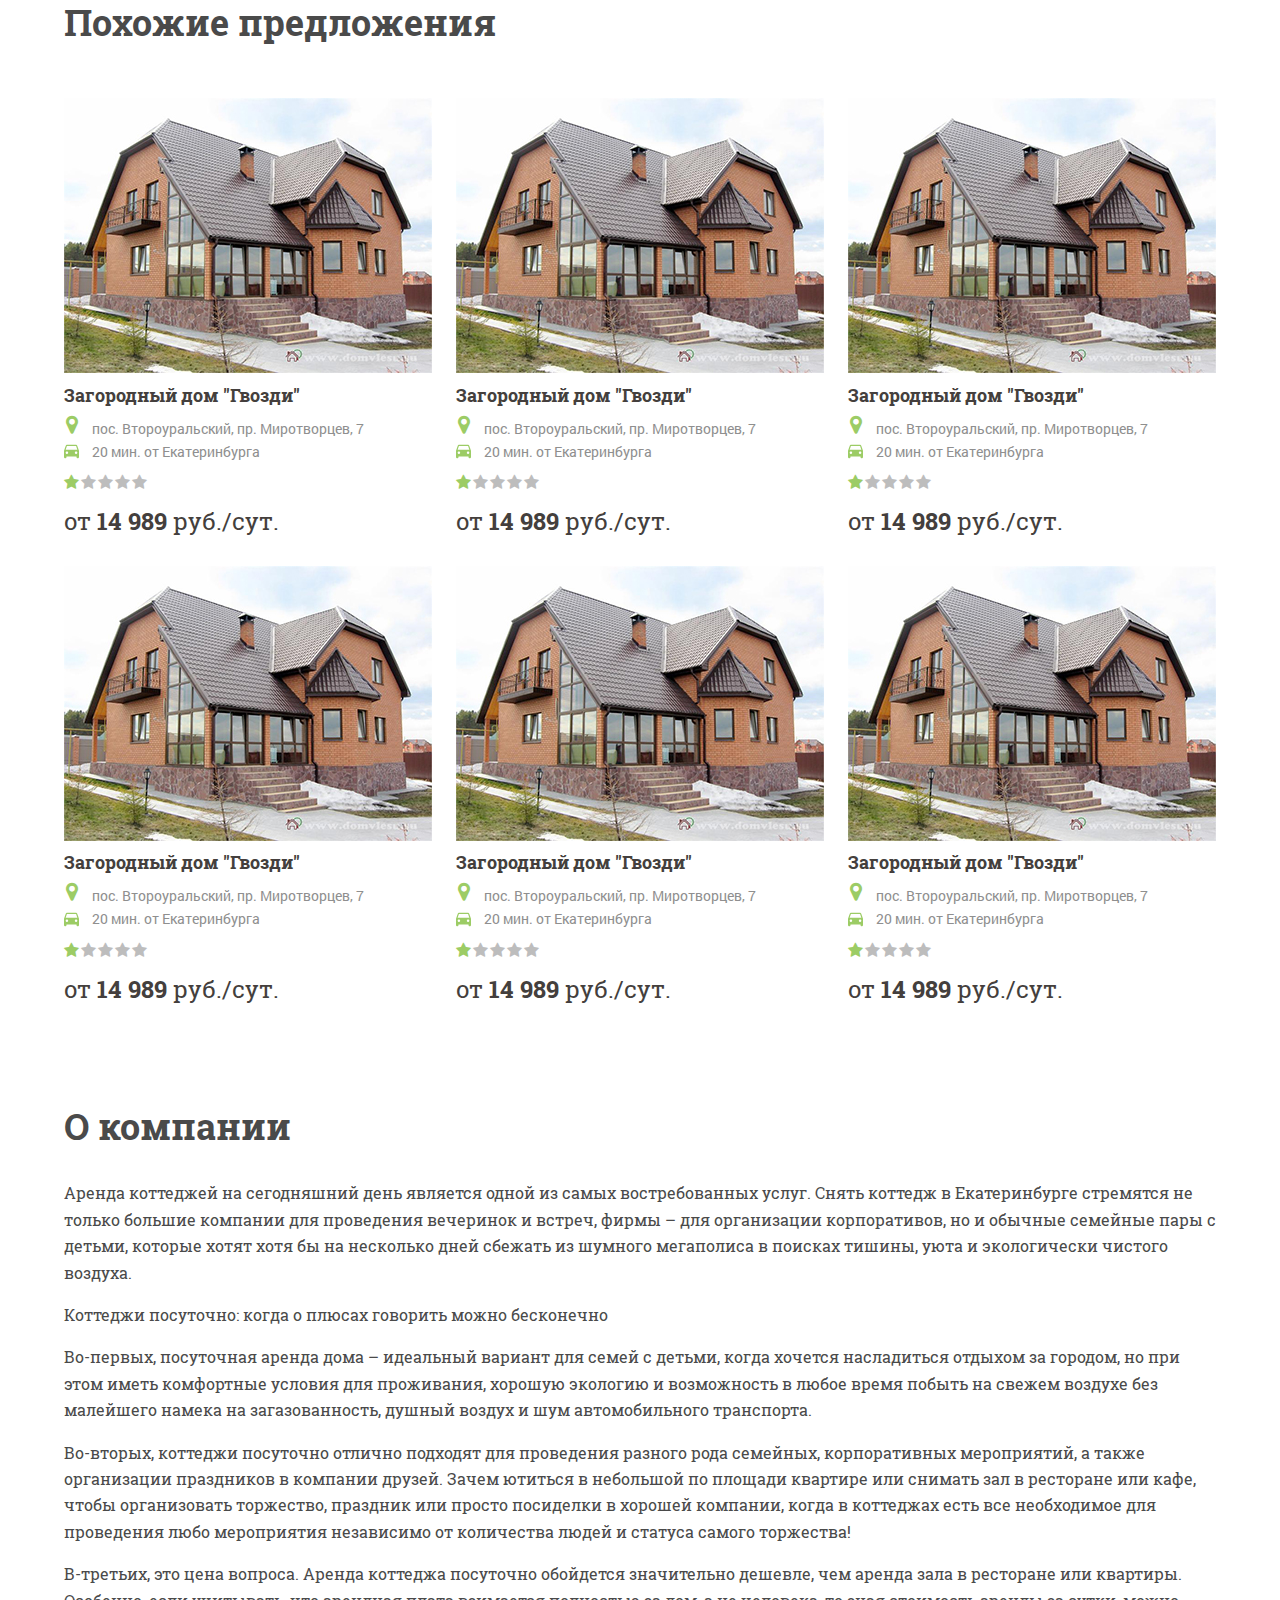
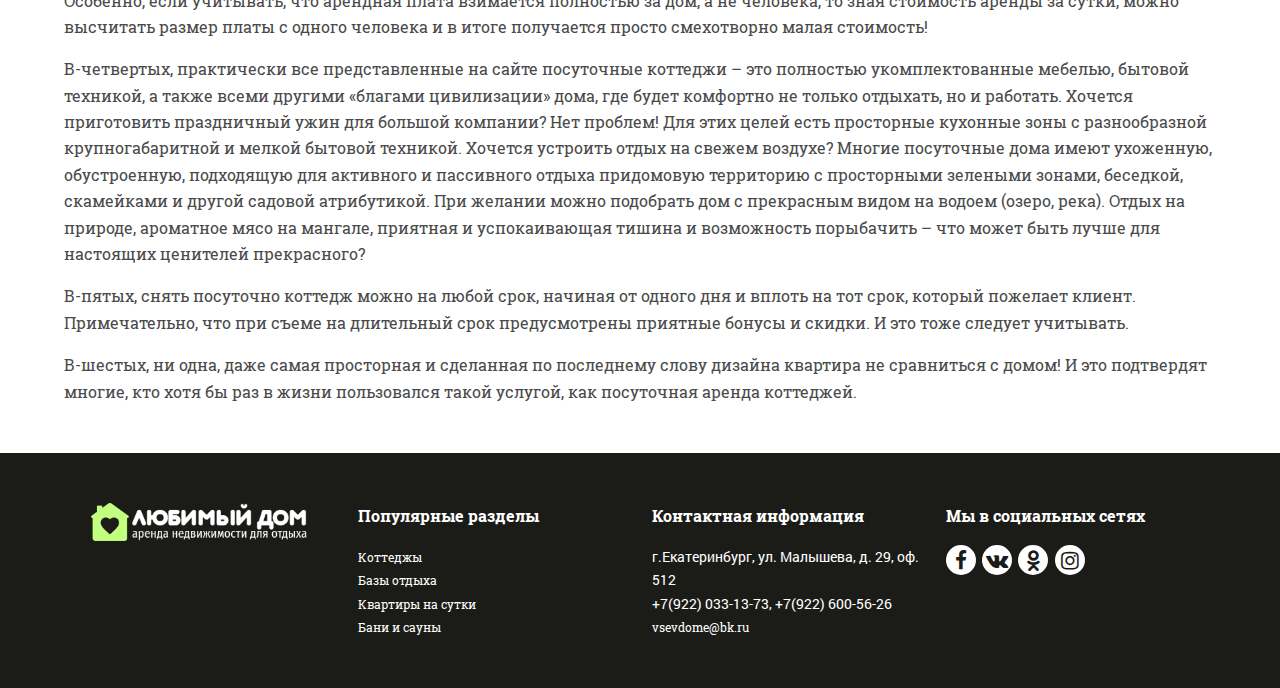
<file: card.html>
<!DOCTYPE html>
<html lang="ru">

<head>
    <meta charset="utf-8">
    <title>Title</title>
    <meta name="description" content="">
    <meta http-equiv="X-UA-Compatible" content="IE=edge">
    <meta name="viewport" content="width=device-width, initial-scale=1, maximum-scale=1">
    <meta property="og:image" content="path/to/image.jpg">
    <link rel="shortcut icon" href="img/favicon/favicon.ico" type="image/x-icon">
    <link rel="apple-touch-icon" href="img/favicon/apple-touch-icon.png">
    <link rel="apple-touch-icon" sizes="72x72" href="img/favicon/apple-touch-icon-72x72.png">
    <link rel="apple-touch-icon" sizes="114x114" href="img/favicon/apple-touch-icon-114x114.png">
    <!-- Chrome, Firefox OS and Opera -->
    <meta name="theme-color" content="#000">
    <!-- Windows Phone -->
    <meta name="msapplication-navbutton-color" content="#000">
    <!-- iOS Safari -->
    <meta name="apple-mobile-web-app-status-bar-style" content="#000">
    <style>
    body {
        opacity: 0;
        overflow-x: hidden;
    }

    html {
        background-color: #fff;
    }
    </style>
</head>

<body>
    <div class="wrapper" id="card-content">
        <header class="page-card-header">
            <div class="container">
                <div class="columns is-vcentered">
                    <div class="column is-hidden-mobile">
                        <a href="index.html">
							<img class="small-logo" src="img/small-logo.png" alt="alt" title="alt">
						</a>
                    </div>
                    <div class="column is-hidden-tablet">
                        <div class="columns is-touch">
                            <div class="column">
                                <a href="index.html">
                                    <picture>
                                        <source srcset="img/dark-logo.svg">
                                        <img class="dark-logo" src="img/dark-logo.svg" alt="alt" title="alt">
                                    </picture>
                                </a>
                            </div>
                            <div class="column">
                                <div class="small-buttons">
                                    <a href="#" class="button"><span class="icon"><i class="fa fa-user"></i></span></a>
                                    <a href="#" class="button"><span class="icon"><i class="fa fa-sign-out"></i></span></a>
                                    <a href="#" class="button"><span class="icon"><i class="fa fa-home"></i></span></a>
                                </div>
                            </div>
                        </div>
                    </div>
                    <div class="column">
                        <div class="columns nav-buttons is-touch">
                            <div class="column">
                                <a href="#" class="button">Коттеджи</a>
                            </div>
                            <div class="column">
                                <a href="" class="button">Базы отдыха</a>
                            </div>
                        </div>
                    </div>
                    <div class="column">
                        <div class="columns nav-buttons is-touch">
                            <div class="column">
                                <a href="#" class="button">Квартиры</a>
                            </div>
                            <div class="column">
                                <a href="" class="button">Бани и сауны</a>
                            </div>
                        </div>
                    </div>
                    <div class="column is-visible-tablet-only">
                        <div class="small-buttons">
                            <a href="#" class="button"><span class="icon"><i class="fa fa-user"></i></span></a>
                            <a href="#" class="button"><span class="icon"><i class="fa fa-sign-out"></i></span></a>
                            <a href="#" class="button is-marginless"><span class="icon"><i class="fa fa-home"></i></span></a>
                        </div>
                    </div>
                    <div class="column is-hidden-touch">
                        <div class="reg-buttons">
                            <a href="#" class="button">Регистрация</a>
                            <a href="#" class="button">Вход</a>
                            <a href="#" class="button is-marginless">
									<span class="icon"><i class="fa fa-home"></i></span>
									<span>Сдать недвижимость</span>
								</a>
                        </div>
                    </div>
                </div>
            </div>
        </header>
        <section class="section card-gallery">
            <div class="card-gallery_title">
                <h1 class="h1">Загородный клуб "Гости"</h1>
                <ul class="rating-stars" data-rating=4>
                    <li><span class="i fa fa-star"></span></li>
                    <li><span class="i fa fa-star"></span></li>
                    <li><span class="i fa fa-star"></span></li>
                    <li><span class="i fa fa-star"></span></li>
                    <li><span class="i fa fa-star"></span></li>
                </ul>
            </div>
            <div class="card-gallery_wrapper">
                <div class="gallery-nav_buttons">
                	<div class="card-gallery_nav gallery-prev">
                	    <span><i class="fa fa-angle-left"></i></span>
                	</div>
                	<div class="card-gallery_nav gallery-next">
                	    <span><i class="fa fa-angle-right"></i></span>
                	</div>
                </div>
                    <div class="card-gallery_slider">
                        <div class="slider-for">
                            <div class="slider-img" style="background-image: url(img/galery.jpg);"></div>
                            <div class="slider-img" style="background-image: url(img/galery.jpg);"></div>
                            <div class="slider-img" style="background-image: url(img/galery.jpg);"></div>
                            <div class="slider-img" style="background-image: url(img/galery.jpg);"></div>
                            <div class="slider-img" style="background-image: url(img/galery.jpg);"></div>
                            <div class="slider-img" style="background-image: url(img/galery.jpg);"></div>
                            <div class="slider-img" style="background-image: url(img/galery.jpg);"></div>
                        </div>
                        <div class="slider-nav">
                            <div class="with-overlay">
                                <img src="img/galery.jpg" alt="Alt">
                            </div>
                            <div class="with-overlay">
                                <img src="img/galery.jpg" alt="Alt">
                            </div>
                            <div class="with-overlay">
                                <img src="img/galery.jpg" alt="Alt">
                            </div>
                            <div class="with-overlay">
                                <img src="img/galery.jpg" alt="Alt">
                            </div>
                            <div class="with-overlay">
                                <img src="img/galery.jpg" alt="Alt">
                            </div>
                            <div class="with-overlay">
                                <img src="img/galery.jpg" alt="Alt">
                            </div>
                            <div class="with-overlay">
                                <img src="img/galery.jpg" alt="Alt">
                            </div>
                        </div>
                    </div>
            </div>
        </section>
        <section class="section card-content is-paddingless-mobile">
            <div class="container">
                <div class="columns ordered-mobile">
                    <div class="column is-7 mo2 padded">
                        <article class="card-item">
                            <h2 class="card-item_title">Местонахождение</h2>
                            <p class="card-item_content">Екатеринбург, ул. 9 комиссарская, д.18 <a href="#" class="button map-button"><span class="icon"><i class="fa fa-map-marker"></i></span><span>Показать на карте</span></a></p>
                        </article>
                        <article class="card-item">
                            <h2 class="card-item_title">Описание</h2>
                            <p class="card-item_content">Загородный клуб «Монета» — это идеальное место для отдыха и проведения разных мероприятий. Он находится неподалеку от Режевского тракта, в поселке Монетном, в лесу. Дом полностью деревянный, имеет два этажа, 6 комнат баню и с отличный бассейн. Банкетный зал вмещает до 35 человек. Есть своя парковка на 8 мест. Среди основных преимуществ данного заведения можно выделить наличие теплых полов как в самом доме, так и в бане, большой 12-метровый бассейн, а также зимний спа-бассейн. Кроме того, к услугам посетителей спутниковое ТВ, караоке, игровые приставки. За дополнительную плату вы сможете организовать банкет, конные прогулки, заказать недорого кальян, настольный теннис. Загородный дом «Монета» — это отличное место для отдыха с друзьями, проведения веселых вечеринок, свадьбы вдали от суеты мегаполиса. Коттедж всегда чистый и уютный. Аренда дома на сутки — это отличная возможность насладиться тишиной и покоем лестной глуши, необычной планировкой, шикарным ландшафтным дизайном. Наш сайт станет гидом для вас и поможет снять дом посуточно.</p>
                        </article>
                        <article class="card-item">
                            <h2 class="card-item_title">Характеристики</h2>
                            <div class="card-item_content columns">
                                <div class="column is-6">
                                    <p class="option">Макс. вместимость: <span class="option-val">15</span></p>
                                    <p class="option">Удаленность: <span class="option-val">7 км.</span></p>
                                    <p class="option">Одиночных спальных мест: <span class="option-val">25</span></p>
                                    <p class="option">Доп. спальных мест: <span class="option-val">2</span></p>
                                    <p class="option">Макс. вместимость: <span class="option-val">15</span></p>
                                </div>
                                <div class="column is-6">
                                    <p class="option">Комнат: <span class="option-val">5</span></p>
                                    <p class="option">Площадь объекта: <span class="option-val">360 м<sup>2</sup></span></p>
                                    <p class="option">Площадь участка: <span class="option-val">20 сот.</span></p>
                                    <p class="option">Этажность: <span class="option-val">2</span></p>
                                    <p class="option">Парковка: <span class="option-val">12 мест</span></p>
                                </div>
                            </div>
                        </article>
                        <hr>
                        <article class="card-item">
                            <h2 class="card-item_title">Удобства</h2>
                            <div class="card-item_content columns">
                                <div class="column is-6">
                                    <div class="option-img">
                                        <picture>
                                            <source srcset="img/options/wifi.svg">
                                            <img class="option-img_img" src="img/options/wifi.png" alt="alt" title="alt">
                                        </picture>
                                        <p class="option-img_text">Интеренет wi-fi </p>
                                    </div>
                                    <div class="option-img">
                                        <picture>
                                            <source srcset="img/options/snowflake.svg">
                                            <img class="option-img_img" src="img/options/snowflake.png" alt="alt" title="alt">
                                        </picture>
                                        <p class="option-img_text">Холодильник</p>
                                    </div>
                                    <div class="option-img">
                                        <picture>
                                            <source srcset="img/options/heater.svg">
                                            <img class="option-img_img" src="img/options/heater.png" alt="alt" title="alt">
                                        </picture>
                                        <p class="option-img_text">Отопление</p>
                                    </div>
                                    <div class="option-img">
                                        <picture>
                                            <source srcset="img/options/water-heater.svg">
                                            <img class="option-img_img" src="img/options/water-heater.png" alt="alt" title="alt">
                                        </picture>
                                        <p class="option-img_text">Водонагреватель</p>
                                    </div>
                                    <div class="option-img">
                                        <picture>
                                            <source srcset="img/options/light-bulb.svg">
                                            <img class="option-img_img" src="img/options/light-bulb.png" alt="alt" title="alt">
                                        </picture>
                                        <p class="option-img_text">Электричество</p>
                                    </div>
                                </div>
                                <div class="column is-6">
                                    <div class="option-img">
                                        <picture>
                                            <source srcset="img/options/satellite-dish.png">
                                            <img class="option-img_img" src="img/options/satellite-dish.png" alt="alt" title="alt">
                                        </picture>
                                        <p class="option-img_text">Спутниковое телевидение</p>
                                    </div>
                                    <div class="option-img">
                                        <picture>
                                            <source srcset="img/options/kitchen.png">
                                            <img class="option-img_img" src="img/options/kitchen.png" alt="alt" title="alt">
                                        </picture>
                                        <p class="option-img_text">Кухня</p>
                                    </div>
                                    <div class="option-img">
                                        <picture>
                                            <source srcset="img/options/kettle.png">
                                            <img class="option-img_img" src="img/options/kettle.png" alt="alt" title="alt">
                                        </picture>
                                        <p class="option-img_text">Электрический чайник</p>
                                    </div>
                                    <div class="option-img">
                                        <picture>
                                            <source srcset="img/options/donation.png">
                                            <img class="option-img_img" src="img/options/donation.png" alt="alt" title="alt">
                                        </picture>
                                        <p class="option-img_text">Водопровод</p>
                                    </div>
                                </div>
                            </div>
                        </article>
                        <hr>
                        <article class="card-item">
                            <h2 class="card-item_title">Развлечения</h2>
                            <div class="card-item_content columns">
                                <div class="column is-6">
                                    <div class="option-img">
                                        <picture>
                                            <source srcset="img/options/wifi.svg">
                                            <img class="option-img_img" src="img/options/wifi.png" alt="alt" title="alt">
                                        </picture>
                                        <p class="option-img_text">Интеренет wi-fi </p>
                                    </div>
                                    <div class="option-img">
                                        <picture>
                                            <source srcset="img/options/snowflake.svg">
                                            <img class="option-img_img" src="img/options/snowflake.png" alt="alt" title="alt">
                                        </picture>
                                        <p class="option-img_text">Холодильник</p>
                                    </div>
                                    <div class="option-img">
                                        <picture>
                                            <source srcset="img/options/heater.svg">
                                            <img class="option-img_img" src="img/options/heater.png" alt="alt" title="alt">
                                        </picture>
                                        <p class="option-img_text">Отопление</p>
                                    </div>
                                    <div class="option-img">
                                        <picture>
                                            <source srcset="img/options/water-heater.svg">
                                            <img class="option-img_img" src="img/options/water-heater.png" alt="alt" title="alt">
                                        </picture>
                                        <p class="option-img_text">Водонагреватель</p>
                                    </div>
                                    <div class="option-img">
                                        <picture>
                                            <source srcset="img/options/light-bulb.svg">
                                            <img class="option-img_img" src="img/options/light-bulb.png" alt="alt" title="alt">
                                        </picture>
                                        <p class="option-img_text">Электричество</p>
                                    </div>
                                </div>
                                <div class="column is-6">
                                    <div class="option-img">
                                        <picture>
                                            <source srcset="img/options/satellite-dish.png">
                                            <img class="option-img_img" src="img/options/satellite-dish.png" alt="alt" title="alt">
                                        </picture>
                                        <p class="option-img_text">Спутниковое телевидение</p>
                                    </div>
                                    <div class="option-img">
                                        <picture>
                                            <source srcset="img/options/kitchen.png">
                                            <img class="option-img_img" src="img/options/kitchen.png" alt="alt" title="alt">
                                        </picture>
                                        <p class="option-img_text">Кухня</p>
                                    </div>
                                    <div class="option-img">
                                        <picture>
                                            <source srcset="img/options/kettle.png">
                                            <img class="option-img_img" src="img/options/kettle.png" alt="alt" title="alt">
                                        </picture>
                                        <p class="option-img_text">Электрический чайник</p>
                                    </div>
                                    <div class="option-img">
                                        <picture>
                                            <source srcset="img/options/donation.png">
                                            <img class="option-img_img" src="img/options/donation.png" alt="alt" title="alt">
                                        </picture>
                                        <p class="option-img_text">Водопровод</p>
                                    </div>
                                </div>
                            </div>
                        </article>
                        <hr>
                        <article class="card-item">
                            <h2 class="card-item_title">Характеристики</h2>
                            <div class="card-item_content">
                                <p class="option">Время заезда: <span class="option-val">12:00</span></p>
                                <p class="option">Время выезда: <span class="option-val">15:00</span></p>
                                <p class="option">Залоговая стоимость: <span class="option-val">10 000 тыс.руб.</span></p>
                                <p class="option">Запрещается: <span class="option-val">Курить в помещениях (штраф 10 000 рублей).<br>Ходить в обуви в помещениях.</span></p>
                            </div>
                        </article>
                    </div>
                    <div class="column is-5 mo1">
                        <div class="booking">
                            <div class="booking-title">
                                <h2 class="h2"><b>6 037</b> руб./сутки</h2>
                            </div>
                            <form class="booking-form form">
                                <h3 class="h3 booking-form_title">Рассчитайте стоимость</h3>
                                <div class="form-group field-js-date-start required validating">
                                    <input type="text" id="js-date-start" class="input" name="BookingModule[start_date]" style="cursor: pointer" data-range="false" data-multiple-dates-separator=" - " data-position="bottom left" placeholder="Заезд" aria-required="true">
                                    <div class="help-block"></div>
                                </div>
                                <span class="icon icon-out-input is-small is-pulled-right has-text-right">
																												<i class="fa fa-calendar"></i>
																											</span>
                                <div class="field is-grouped">
                                    <div class="field mb0 mr05r">
                                        <label class="label">Заезд</label>
                                        <p class="control has-icon has-icon-right">
                                            <input class="input datepicker-here" data-range="false" data-multiple-dates-separator=" - " data-position="bottom left" type="text" placeholder="Заезд/Выезд">
                                            <span class="icon is-small">
																															<i class="fa fa-calendar"></i>
																														</span>
                                        </p>
                                    </div>
                                    <div class="field mb0 mr05l">
                                        <label class="label">Выезд</label>
                                        <p class="control has-icon has-icon-right">
                                            <input class="input datepicker-here" data-range="false" data-multiple-dates-separator=" - " data-position="bottom left" type="text" placeholder="Заезд/Выезд">
                                            <span class="icon is-small">
																															<i class="fa fa-calendar"></i>
																														</span>
                                        </p>
                                    </div>
                                </div>
                                <div class="field">
                                    <label class="label">Количество гостей</label>
                                    <div class="control has-icons-right">
                                        <input class="input has-super-input guests" type="text" placeholder="Количество гостей">
                                        <span class="icon is-right">
																														<i class="fa fa-angle-down"></i>
																													</span>
                                    </div>
                                    <div class="super-input">
                                        <div class="super-input-item">
                                            <div class="men-counter">
                                                <div class="men-counter_title">
                                                    <p>Взрослые</p>
                                                </div>
                                                <div class="men-counter_counter">
                                                    <a href="#" class="men-counter_btn men-minus">
                                                        <svg xmlns:dc="http://purl.org/dc/elements/1.1/" xmlns:cc="http://creativecommons.org/ns#" xmlns:rdf="http://www.w3.org/1999/02/22-rdf-syntax-ns#" xmlns:svg="http://www.w3.org/2000/svg" xmlns="http://www.w3.org/2000/svg" viewBox="0 0 46.25 46.25" height="46.25" width="46.25" version="1.1" id="svg2">
                                                            <metadata id="metadata8">
                                                                <rdf:RDF>
                                                                    <cc:Work rdf:about="">
                                                                        <dc:format>image/svg+xml</dc:format>
                                                                        <dc:type rdf:resource="http://purl.org/dc/dcmitype/StillImage" />
                                                                        <dc:title></dc:title>
                                                                    </cc:Work>
                                                                </rdf:RDF>
                                                            </metadata>
                                                            <defs id="defs6" />
                                                            <circle r="20.96928" cy="23.320974" cx="23.516951" id="path4144" style="opacity:0.92000002;fill:none;fill-opacity:1;stroke:#9ccc65;stroke-opacity:1" />
                                                            <path id="path4148" d="M 7.2510593,23.320974 38.606992,23.712923" style="fill:none;fill-rule:evenodd;stroke:#9ccc65;stroke-width:1px;stroke-linecap:butt;stroke-linejoin:miter;stroke-opacity:1" />
                                                        </svg>
                                                    </a>
                                                    <input type="text" class="men-input adults" value="0" data-max-value="4">
                                                    <a href="#" class="men-counter_btn men-plus">
                                                        <svg xmlns:dc="http://purl.org/dc/elements/1.1/" xmlns:cc="http://creativecommons.org/ns#" xmlns:rdf="http://www.w3.org/1999/02/22-rdf-syntax-ns#" xmlns:svg="http://www.w3.org/2000/svg" xmlns="http://www.w3.org/2000/svg" viewBox="0 0 46.25 46.25" height="46.25" width="46.25" version="1.1" id="svg2">
                                                            <metadata id="metadata8">
                                                                <rdf:RDF>
                                                                    <cc:Work rdf:about="">
                                                                        <dc:format>image/svg+xml</dc:format>
                                                                        <dc:type rdf:resource="http://purl.org/dc/dcmitype/StillImage" />
                                                                        <dc:title></dc:title>
                                                                    </cc:Work>
                                                                </rdf:RDF>
                                                            </metadata>
                                                            <defs id="defs6" />
                                                            <circle r="20.96928" cy="23.320974" cx="23.516951" id="path4144" style="opacity:0.92000002;fill:none;fill-opacity:1;stroke:#9ccc65;stroke-opacity:1" />
                                                            <path id="path4148" d="M 7.2510593,23.320974 38.606992,23.712923" style="fill:none;fill-rule:evenodd;stroke:#9ccc65;stroke-width:1px;stroke-linecap:butt;stroke-linejoin:miter;stroke-opacity:1" />
                                                            <path id="path4148-8" d="M 23.125,39.978813 23.516949,8.6228804" style="fill:none;fill-rule:evenodd;stroke:#9ccc65;stroke-width:1px;stroke-linecap:butt;stroke-linejoin:miter;stroke-opacity:1" />
                                                        </svg>
                                                    </a>
                                                </div>
                                            </div>
                                        </div>
                                        <div class="super-input-item">
                                            <div class="men-counter">
                                                <div class="men-counter_title">
                                                    <p>Дети</p>
                                                    <p class="men-counter_sub">Возраст 2 — 12 лет</p>
                                                </div>
                                                <div class="men-counter_counter">
                                                    <a href="#" class="men-counter_btn men-minus">
                                                        <svg xmlns:dc="http://purl.org/dc/elements/1.1/" xmlns:cc="http://creativecommons.org/ns#" xmlns:rdf="http://www.w3.org/1999/02/22-rdf-syntax-ns#" xmlns:svg="http://www.w3.org/2000/svg" xmlns="http://www.w3.org/2000/svg" viewBox="0 0 46.25 46.25" height="46.25" width="46.25" version="1.1" id="svg2">
                                                            <metadata id="metadata8">
                                                                <rdf:RDF>
                                                                    <cc:Work rdf:about="">
                                                                        <dc:format>image/svg+xml</dc:format>
                                                                        <dc:type rdf:resource="http://purl.org/dc/dcmitype/StillImage" />
                                                                        <dc:title></dc:title>
                                                                    </cc:Work>
                                                                </rdf:RDF>
                                                            </metadata>
                                                            <defs id="defs6" />
                                                            <circle r="20.96928" cy="23.320974" cx="23.516951" id="path4144" style="opacity:0.92000002;fill:none;fill-opacity:1;stroke:#9ccc65;stroke-opacity:1" />
                                                            <path id="path4148" d="M 7.2510593,23.320974 38.606992,23.712923" style="fill:none;fill-rule:evenodd;stroke:#9ccc65;stroke-width:1px;stroke-linecap:butt;stroke-linejoin:miter;stroke-opacity:1" />
                                                        </svg>
                                                    </a>
                                                    <input type="text" class="men-input" value="0" data-max-value="4">
                                                    <a href="#" class="men-counter_btn men-plus">
                                                        <svg xmlns:dc="http://purl.org/dc/elements/1.1/" xmlns:cc="http://creativecommons.org/ns#" xmlns:rdf="http://www.w3.org/1999/02/22-rdf-syntax-ns#" xmlns:svg="http://www.w3.org/2000/svg" xmlns="http://www.w3.org/2000/svg" viewBox="0 0 46.25 46.25" height="46.25" width="46.25" version="1.1" id="svg2">
                                                            <metadata id="metadata8">
                                                                <rdf:RDF>
                                                                    <cc:Work rdf:about="">
                                                                        <dc:format>image/svg+xml</dc:format>
                                                                        <dc:type rdf:resource="http://purl.org/dc/dcmitype/StillImage" />
                                                                        <dc:title></dc:title>
                                                                    </cc:Work>
                                                                </rdf:RDF>
                                                            </metadata>
                                                            <defs id="defs6" />
                                                            <circle r="20.96928" cy="23.320974" cx="23.516951" id="path4144" style="opacity:0.92000002;fill:none;fill-opacity:1;stroke:#9ccc65;stroke-opacity:1" />
                                                            <path id="path4148" d="M 7.2510593,23.320974 38.606992,23.712923" style="fill:none;fill-rule:evenodd;stroke:#9ccc65;stroke-width:1px;stroke-linecap:butt;stroke-linejoin:miter;stroke-opacity:1" />
                                                            <path id="path4148-8" d="M 23.125,39.978813 23.516949,8.6228804" style="fill:none;fill-rule:evenodd;stroke:#9ccc65;stroke-width:1px;stroke-linecap:butt;stroke-linejoin:miter;stroke-opacity:1" />
                                                        </svg>
                                                    </a>
                                                </div>
                                            </div>
                                        </div>
                                        <div class="super-input-item">
                                            <div class="men-counter">
                                                <div class="men-counter_title">
                                                    <p>Дети</p>
                                                    <p class="men-counter_sub">До 2 лет</p>
                                                </div>
                                                <div class="men-counter_counter">
                                                    <a href="#" class="men-counter_btn men-minus">
                                                        <svg xmlns:dc="http://purl.org/dc/elements/1.1/" xmlns:cc="http://creativecommons.org/ns#" xmlns:rdf="http://www.w3.org/1999/02/22-rdf-syntax-ns#" xmlns:svg="http://www.w3.org/2000/svg" xmlns="http://www.w3.org/2000/svg" viewBox="0 0 46.25 46.25" height="46.25" width="46.25" version="1.1" id="svg2">
                                                            <metadata id="metadata8">
                                                                <rdf:RDF>
                                                                    <cc:Work rdf:about="">
                                                                        <dc:format>image/svg+xml</dc:format>
                                                                        <dc:type rdf:resource="http://purl.org/dc/dcmitype/StillImage" />
                                                                        <dc:title></dc:title>
                                                                    </cc:Work>
                                                                </rdf:RDF>
                                                            </metadata>
                                                            <defs id="defs6" />
                                                            <circle r="20.96928" cy="23.320974" cx="23.516951" id="path4144" style="opacity:0.92000002;fill:none;fill-opacity:1;stroke:#9ccc65;stroke-opacity:1" />
                                                            <path id="path4148" d="M 7.2510593,23.320974 38.606992,23.712923" style="fill:none;fill-rule:evenodd;stroke:#9ccc65;stroke-width:1px;stroke-linecap:butt;stroke-linejoin:miter;stroke-opacity:1" />
                                                        </svg>
                                                    </a>
                                                    <input type="text" class="men-input" value="0" data-max-value="4">
                                                    <a href="#" class="men-counter_btn men-plus">
                                                        <svg xmlns:dc="http://purl.org/dc/elements/1.1/" xmlns:cc="http://creativecommons.org/ns#" xmlns:rdf="http://www.w3.org/1999/02/22-rdf-syntax-ns#" xmlns:svg="http://www.w3.org/2000/svg" xmlns="http://www.w3.org/2000/svg" viewBox="0 0 46.25 46.25" height="46.25" width="46.25" version="1.1" id="svg2">
                                                            <metadata id="metadata8">
                                                                <rdf:RDF>
                                                                    <cc:Work rdf:about="">
                                                                        <dc:format>image/svg+xml</dc:format>
                                                                        <dc:type rdf:resource="http://purl.org/dc/dcmitype/StillImage" />
                                                                        <dc:title></dc:title>
                                                                    </cc:Work>
                                                                </rdf:RDF>
                                                            </metadata>
                                                            <defs id="defs6" />
                                                            <circle r="20.96928" cy="23.320974" cx="23.516951" id="path4144" style="opacity:0.92000002;fill:none;fill-opacity:1;stroke:#9ccc65;stroke-opacity:1" />
                                                            <path id="path4148" d="M 7.2510593,23.320974 38.606992,23.712923" style="fill:none;fill-rule:evenodd;stroke:#9ccc65;stroke-width:1px;stroke-linecap:butt;stroke-linejoin:miter;stroke-opacity:1" />
                                                            <path id="path4148-8" d="M 23.125,39.978813 23.516949,8.6228804" style="fill:none;fill-rule:evenodd;stroke:#9ccc65;stroke-width:1px;stroke-linecap:butt;stroke-linejoin:miter;stroke-opacity:1" />
                                                        </svg>
                                                    </a>
                                                </div>
                                            </div>
                                        </div>
                                        <p class="men-counter_aftertext">Максимум 50 гостей (не считая младенцев).</p>
                                    </div>
                                </div>
                                <div class="field">
                                    <label class="label">Дополнительные услуги</label>
                                    <div class="control has-icons-right">
                                        <input class="input has-super-input additional-services" type="text" placeholder="Выберите услуги из списка">
                                        <span class="icon is-right">
						<i class="fa fa-angle-down"></i>
					</span>
                                    </div>
                                    <div class="super-input is-paddingless">
                                        <div class="super-input-list_item">
                                            <div class="field is-marginless">
                                                <label class="checkbox">
                                                    <input type="checkbox" id="check_1">
                                                    <label for="check_1"></label>
                                                    Деревянный
                                                    <span class="service-price">+ 700 000 руб.</span>
                                                </label>
                                            </div>
                                        </div>
                                        <div class="super-input-list_item">
                                            <div class="field is-marginless">
                                                <label class="checkbox">
                                                    <input type="checkbox" id="check_1">
                                                    <label for="check_1"></label>
                                                    Деревянный
                                                    <span class="service-price">+ 700 000 руб.</span>
                                                </label>
                                            </div>
                                        </div>
                                        <div class="super-input-list_item">
                                            <div class="field is-marginless">
                                                <label class="checkbox">
                                                    <input type="checkbox" id="check_1">
                                                    <label for="check_1"></label>
                                                    Деревянный
                                                    <span class="service-price">+ 700 000 руб.</span>
                                                </label>
                                            </div>
                                        </div>
                                        <div class="super-input-list_item">
                                            <div class="field is-marginless">
                                                <label class="checkbox">
                                                    <input type="checkbox" id="check_1">
                                                    <label for="check_1"></label>
                                                    Деревянный
                                                    <span class="service-price">+ 700 000 руб.</span>
                                                </label>
                                            </div>
                                        </div>
                                        <div class="super-input-list_item">
                                            <div class="field is-marginless">
                                                <label class="checkbox">
                                                    <input type="checkbox" id="check_1">
                                                    <label for="check_1"></label>
                                                    Деревянный
                                                    <span class="service-price">+ 700 000 руб.</span>
                                                </label>
                                            </div>
                                        </div>
                                        <div class="super-input-list_item">
                                            <div class="field is-marginless">
                                                <label class="checkbox">
                                                    <input type="checkbox" id="check_1">
                                                    <label for="check_1"></label>
                                                    Деревянный
                                                    <span class="service-price">+ 700 000 руб.</span>
                                                </label>
                                            </div>
                                        </div>
                                        <div class="super-input-list_item">
                                            <div class="field is-marginless">
                                                <label class="checkbox">
                                                    <input type="checkbox" id="check_1">
                                                    <label for="check_1"></label>
                                                    Деревянный
                                                    <span class="service-price">+ 700 000 руб.</span>
                                                </label>
                                            </div>
                                        </div>
                                        <div class="super-input-list_item">
                                            <div class="field is-marginless">
                                                <label class="checkbox">
                                                    <input type="checkbox" id="check_1">
                                                    <label for="check_1"></label>
                                                    Деревянный
                                                    <span class="service-price">+ 700 000 руб.</span>
                                                </label>
                                            </div>
                                        </div>
                                        <div class="super-input-list_item">
                                            <div class="field is-marginless">
                                                <label class="checkbox">
                                                    <input type="checkbox" id="check_1">
                                                    <label for="check_1"></label>
                                                    Деревянный
                                                    <span class="service-price">+ 700 000 руб.</span>
                                                </label>
                                            </div>
                                        </div>
                                        <div class="super-input-list_item">
                                            <div class="field is-marginless">
                                                <label class="checkbox">
                                                    <input type="checkbox" id="check_1">
                                                    <label for="check_1"></label>
                                                    Деревянный
                                                    <span class="service-price">+ 700 000 руб.</span>
                                                </label>
                                            </div>
                                        </div>
                                        <div class="super-input-list_item">
                                            <div class="field is-marginless">
                                                <label class="checkbox">
                                                    <input type="checkbox" id="check_1">
                                                    <label for="check_1"></label>
                                                    Деревянный
                                                    <span class="service-price">+ 700 000 руб.</span>
                                                </label>
                                            </div>
                                        </div>
                                        <div class="super-input-list_item">
                                            <div class="field is-marginless">
                                                <label class="checkbox">
                                                    <input type="checkbox" id="check_1">
                                                    <label for="check_1"></label>
                                                    Деревянный
                                                    <span class="service-price">+ 700 000 руб.</span>
                                                </label>
                                            </div>
                                        </div>
                                        <div class="super-input-list_item">
                                            <div class="field is-marginless">
                                                <label class="checkbox">
                                                    <input type="checkbox" id="check_1">
                                                    <label for="check_1"></label>
                                                    Деревянный
                                                    <span class="service-price">+ 700 000 руб.</span>
                                                </label>
                                            </div>
                                        </div>
                                        <div class="super-input-list_item">
                                            <div class="field is-marginless">
                                                <label class="checkbox">
                                                    <input type="checkbox" id="check_1">
                                                    <label for="check_1"></label>
                                                    Деревянный
                                                    <span class="service-price">+ 700 000 руб.</span>
                                                </label>
                                            </div>
                                        </div>
                                        <div class="super-input-list_item">
                                            <div class="field is-marginless">
                                                <label class="checkbox">
                                                    <input type="checkbox" id="check_1">
                                                    <label for="check_1"></label>
                                                    Деревянный
                                                    <span class="service-price">+ 700 000 руб.</span>
                                                </label>
                                            </div>
                                        </div>
                                        <div class="super-input-list_item">
                                            <div class="field is-marginless">
                                                <label class="checkbox">
                                                    <input type="checkbox" id="check_1">
                                                    <label for="check_1"></label>
                                                    Деревянный
                                                    <span class="service-price">+ 700 000 руб.</span>
                                                </label>
                                            </div>
                                        </div>
                                        <div class="super-input-list_item">
                                            <div class="field is-marginless">
                                                <label class="checkbox">
                                                    <input type="checkbox" id="check_1">
                                                    <label for="check_1"></label>
                                                    Деревянный
                                                    <span class="service-price">+ 700 000 руб.</span>
                                                </label>
                                            </div>
                                        </div>
                                        <div class="super-input-list_item">
                                            <div class="field is-marginless">
                                                <label class="checkbox">
                                                    <input type="checkbox" id="check_1">
                                                    <label for="check_1"></label>
                                                    Деревянный
                                                    <span class="service-price">+ 700 000 руб.</span>
                                                </label>
                                            </div>
                                        </div>
                                    </div>
                                </div>
                                <div class="field">
                                    <p class="total-booking">
                                        <span>Итого: </span>
                                        <span>
						<span class="bold">6 037</span> руб.
                                        </span>
                                    </p>
                                </div>
                                <div class="field">
                                    <p class="control">
                                        <input type="submit" value="Забронировать коттедж" class="button is-primary	big-text	is-fullwidth">
                                    </p>
                                </div>
                                <div class="field is-hidden">
                                    <p class="control">
                                        <label class="checkbox is-fullwidth">
                                            <input type="checkbox" id="agree">
                                            <label for="agree"></label>
                                            Я согласен с <a class="check-link" href="#">пользовательским соглашением</a>
                                    </p>
                                </div>
                                <div class="field is-hidden">
                                    <label class="label">1. Оплатите сейчас</label>
                                    <p class="control">
                                        <a href="#" class="button big-text is-primary is-fullwidth">Перейти к оплате на страницу банка</a>
                                    </p>
                                </div>
                                <div class="field is-hidden">
                                    <label class="label">2. Оплатить владельцу наличными</label>
                                    <p class="control">
                                        <a href="#" class="button big-text is-primary is-fullwidth">Оплата наличными</a>
                                    </p>
                                </div>
                            </form>
                        </div>
                    </div>
                </div>
            </div>
        </section>
        <section class="section gray-bg" id="feedbacks">
            <div class="container">
                <h2 class="section-title">
			Последние отзывы
		</h2>
                <div class="feedbacks-wrap">
                    <div class="columns">
                        <div class="column feedback-img is-2">
                            <img src="img/feedbacks.jpg" alt="Отзывы">
                        </div>
                        <div class="column">
                            <h4 class="feeds-title">
						София Толкачева
					</h4>
                            <p class="feeds-subject">
                                <span><i class="fa fa-map-marker"></i></span>
                                <span class="feeds-subject_reserved">
							Бронировал (-ала): 
						</span>
                                <a class="feeds-subject_link" href="#">Загородный клуб Монета</a>
                            </p>
                            <div class="columns is-mobile">
                                <div class="column">
                                    <h5 class="rating-title">
								Оценки:
							</h5>
                                    <div class="columns">
                                        <div class="column pb0">
                                            <div class="rating-item">
                                                <span class="rating-item_title">
											Соответствие фото
										</span>
                                                <span>
											<ul class="rating-stars" data-rating=5>
												<li><span class="i fa fa-star"></span></li>
                                                <li><span class="i fa fa-star"></span></li>
                                                <li><span class="i fa fa-star"></span></li>
                                                <li><span class="i fa fa-star"></span></li>
                                                <li><span class="i fa fa-star"></span></li>
                                                </ul>
                                                </span>
                                            </div>
                                            <div class="rating-item">
                                                <span class="rating-item_title">
											Чистота
										</span>
                                                <span>
											<ul class="rating-stars" data-rating=4>
												<li><span class="i fa fa-star"></span></li>
                                                <li><span class="i fa fa-star"></span></li>
                                                <li><span class="i fa fa-star"></span></li>
                                                <li><span class="i fa fa-star"></span></li>
                                                <li><span class="i fa fa-star"></span></li>
                                                </ul>
                                                </span>
                                            </div>
                                            <div class="rating-item">
                                                <span class="rating-item_title">
											Комфорт
										</span>
                                                <span>
											<ul class="rating-stars" data-rating=3>
												<li><span class="i fa fa-star"></span></li>
                                                <li><span class="i fa fa-star"></span></li>
                                                <li><span class="i fa fa-star"></span></li>
                                                <li><span class="i fa fa-star"></span></li>
                                                <li><span class="i fa fa-star"></span></li>
                                                </ul>
                                                </span>
                                            </div>
                                        </div>
                                        <div class="column pt0">
                                            <div class="rating-item">
                                                <span class="rating-item_title">
											Хозяин\персонал
										</span>
                                                <span>
											<ul class="rating-stars" data-rating=5>
												<li><span class="i fa fa-star"></span></li>
                                                <li><span class="i fa fa-star"></span></li>
                                                <li><span class="i fa fa-star"></span></li>
                                                <li><span class="i fa fa-star"></span></li>
                                                <li><span class="i fa fa-star"></span></li>
                                                </ul>
                                                </span>
                                            </div>
                                            <div class="rating-item">
                                                <span class="rating-item_title">
											Местоположение
										</span>
                                                <span>
											<ul class="rating-stars" data-rating=1>
												<li><span class="i fa fa-star"></span></li>
                                                <li><span class="i fa fa-star"></span></li>
                                                <li><span class="i fa fa-star"></span></li>
                                                <li><span class="i fa fa-star"></span></li>
                                                <li><span class="i fa fa-star"></span></li>
                                                </ul>
                                                </span>
                                            </div>
                                        </div>
                                    </div>
                                </div>
                                <div class="column">
                                    <h5 class="rating-title">
								Текст отзыва:
							</h5>
                                    <p class="rating-text">
                                        Просторный, светлый, чистый номер. Хозяева замечательные люди. До моря 10-15 минут не спешной ходьбы мимо магазинчиков и кафе. Очень понравился отдых в данном гостевом доме. Если поедем ещё в Судак, то остановимся здесь же.
                                    </p>
                                </div>
                            </div>
                        </div>
                    </div>
                    <div class="columns">
                        <div class="column feedback-img is-2">
                            <img src="img/feedbacks.jpg" alt="Отзывы">
                        </div>
                        <div class="column">
                            <h4 class="feeds-title">
						София Толкачева
					</h4>
                            <p class="feeds-subject">
                                <span><i class="fa fa-map-marker"></i></span>
                                <span class="feeds-subject_reserved">
							Бронировал (-ала): 
						</span>
                                <a class="feeds-subject_link" href="#">Загородный клуб Монета</a>
                            </p>
                            <div class="columns is-mobile">
                                <div class="column">
                                    <h5 class="rating-title">
								Оценки:
							</h5>
                                    <div class="columns">
                                        <div class="column pb0">
                                            <div class="rating-item">
                                                <span class="rating-item_title">
											Соответствие фото
										</span>
                                                <span>
											<ul class="rating-stars" data-rating=5>
												<li><span class="i fa fa-star"></span></li>
                                                <li><span class="i fa fa-star"></span></li>
                                                <li><span class="i fa fa-star"></span></li>
                                                <li><span class="i fa fa-star"></span></li>
                                                <li><span class="i fa fa-star"></span></li>
                                                </ul>
                                                </span>
                                            </div>
                                            <div class="rating-item">
                                                <span class="rating-item_title">
											Чистота
										</span>
                                                <span>
											<ul class="rating-stars" data-rating=4>
												<li><span class="i fa fa-star"></span></li>
                                                <li><span class="i fa fa-star"></span></li>
                                                <li><span class="i fa fa-star"></span></li>
                                                <li><span class="i fa fa-star"></span></li>
                                                <li><span class="i fa fa-star"></span></li>
                                                </ul>
                                                </span>
                                            </div>
                                            <div class="rating-item">
                                                <span class="rating-item_title">
											Комфорт
										</span>
                                                <span>
											<ul class="rating-stars" data-rating=3>
												<li><span class="i fa fa-star"></span></li>
                                                <li><span class="i fa fa-star"></span></li>
                                                <li><span class="i fa fa-star"></span></li>
                                                <li><span class="i fa fa-star"></span></li>
                                                <li><span class="i fa fa-star"></span></li>
                                                </ul>
                                                </span>
                                            </div>
                                        </div>
                                        <div class="column pt0">
                                            <div class="rating-item">
                                                <span class="rating-item_title">
											Хозяин\персонал
										</span>
                                                <span>
											<ul class="rating-stars" data-rating=5>
												<li><span class="i fa fa-star"></span></li>
                                                <li><span class="i fa fa-star"></span></li>
                                                <li><span class="i fa fa-star"></span></li>
                                                <li><span class="i fa fa-star"></span></li>
                                                <li><span class="i fa fa-star"></span></li>
                                                </ul>
                                                </span>
                                            </div>
                                            <div class="rating-item">
                                                <span class="rating-item_title">
											Местоположение
										</span>
                                                <span>
											<ul class="rating-stars" data-rating=1>
												<li><span class="i fa fa-star"></span></li>
                                                <li><span class="i fa fa-star"></span></li>
                                                <li><span class="i fa fa-star"></span></li>
                                                <li><span class="i fa fa-star"></span></li>
                                                <li><span class="i fa fa-star"></span></li>
                                                </ul>
                                                </span>
                                            </div>
                                        </div>
                                    </div>
                                </div>
                                <div class="column">
                                    <h5 class="rating-title">
								Текст отзыва:
							</h5>
                                    <p class="rating-text">
                                        Просторный, светлый, чистый номер. Хозяева замечательные люди. До моря 10-15 минут не спешной ходьбы мимо магазинчиков и кафе. Очень понравился отдых в данном гостевом доме. Если поедем ещё в Судак, то остановимся здесь же.
                                    </p>
                                </div>
                            </div>
                        </div>
                    </div>
                </div>
            </div>
        </section>
        <section class="section" id="same">
            <div class="container">
                <h2 class="section-title">Похожие предложения</h2>
                <div class="columns">
                    <div class="column ">
                        <div class="same-item">
                            <div class="same-item_img">
                                <a href="#">
							<img src="img/same1.jpg" alt="Похожие предложения">
						</a>
                            </div>
                            <div class="same-item_content">
                                <h3 class="same-item_title">
							<a href="#">Загородный дом "Гвозди"</a>
						</h3>
                                <div class="same-item_place">
                                    <span class="icon"><i class="fa fa-map-marker"></i></span>
                                    <span>пос. Второуральский, пр. Миротворцев, 7</span>
                                </div>
                                <div class="same-item_road">
                                    <span class="icon">
								<svg version="1.1" id="Capa_1" xmlns="http://www.w3.org/2000/svg" xmlns:xlink="http://www.w3.org/1999/xlink" x="0px" y="0px"
								width="459px" height="459px" viewBox="0 0 459 459" style="enable-background:new 0 0 459 459;" xml:space="preserve">
								<g>
									<g id="drive-eta">
										<path d="M405.45,51c-5.101-15.3-20.4-25.5-35.7-25.5H89.25c-17.85,0-30.6,10.2-35.7,25.5L0,204v204c0,15.3,10.2,25.5,25.5,25.5H51
										c15.3,0,25.5-10.2,25.5-25.5v-25.5h306V408c0,15.3,10.2,25.5,25.5,25.5h25.5c15.3,0,25.5-10.2,25.5-25.5V204L405.45,51z
										M89.25,306C68.85,306,51,288.15,51,267.75s17.85-38.25,38.25-38.25s38.25,17.85,38.25,38.25S109.65,306,89.25,306z M369.75,306
										c-20.4,0-38.25-17.85-38.25-38.25s17.85-38.25,38.25-38.25S408,247.35,408,267.75S390.15,306,369.75,306z M51,178.5L89.25,63.75
										h280.5L408,178.5H51z"/>
									</g>
								</g>
								<g>
								</g>
								<g>
								</g>
								<g>
								</g>
								<g>
								</g>
								<g>
								</g>
								<g>
								</g>
								<g>
								</g>
								<g>
								</g>
								<g>
								</g>
								<g>
								</g>
								<g>
								</g>
								<g>
								</g>
								<g>
								</g>
								<g>
								</g>
								<g>
								</g>
							</svg>
						</span>
                                    <span>20 мин. от Екатеринбурга</span>
                                </div>
                                <div class="same-item_rating">
                                    <ul class="rating-stars" data-rating=1>
                                        <li><span class="i fa fa-star"></span></li>
                                        <li><span class="i fa fa-star"></span></li>
                                        <li><span class="i fa fa-star"></span></li>
                                        <li><span class="i fa fa-star"></span></li>
                                        <li><span class="i fa fa-star"></span></li>
                                    </ul>
                                </div>
                                <div class="same-item_price">
                                    <p>от <span>14 989</span> руб./сут.</p>
                                </div>
                            </div>
                        </div>
                    </div>
                    <div class="column ">
                        <div class="same-item">
                            <div class="same-item_img">
                                <a href="#">
						<img src="img/same1.jpg" alt="Похожие предложения">
					</a>
                            </div>
                            <div class="same-item_content">
                                <h3 class="same-item_title">
						<a href="#">Загородный дом "Гвозди"</a>
					</h3>
                                <div class="same-item_place">
                                    <span class="icon"><i class="fa fa-map-marker"></i></span>
                                    <span>пос. Второуральский, пр. Миротворцев, 7</span>
                                </div>
                                <div class="same-item_road">
                                    <span class="icon">
							<svg version="1.1" id="Capa_1" xmlns="http://www.w3.org/2000/svg" xmlns:xlink="http://www.w3.org/1999/xlink" x="0px" y="0px"
							width="459px" height="459px" viewBox="0 0 459 459" style="enable-background:new 0 0 459 459;" xml:space="preserve">
							<g>
								<g id="drive-eta">
									<path d="M405.45,51c-5.101-15.3-20.4-25.5-35.7-25.5H89.25c-17.85,0-30.6,10.2-35.7,25.5L0,204v204c0,15.3,10.2,25.5,25.5,25.5H51
									c15.3,0,25.5-10.2,25.5-25.5v-25.5h306V408c0,15.3,10.2,25.5,25.5,25.5h25.5c15.3,0,25.5-10.2,25.5-25.5V204L405.45,51z
									M89.25,306C68.85,306,51,288.15,51,267.75s17.85-38.25,38.25-38.25s38.25,17.85,38.25,38.25S109.65,306,89.25,306z M369.75,306
									c-20.4,0-38.25-17.85-38.25-38.25s17.85-38.25,38.25-38.25S408,247.35,408,267.75S390.15,306,369.75,306z M51,178.5L89.25,63.75
									h280.5L408,178.5H51z"/>
								</g>
							</g>
							<g>
							</g>
							<g>
							</g>
							<g>
							</g>
							<g>
							</g>
							<g>
							</g>
							<g>
							</g>
							<g>
							</g>
							<g>
							</g>
							<g>
							</g>
							<g>
							</g>
							<g>
							</g>
							<g>
							</g>
							<g>
							</g>
							<g>
							</g>
							<g>
							</g>
						</svg>
					</span>
                                    <span>20 мин. от Екатеринбурга</span>
                                </div>
                                <div class="same-item_rating">
                                    <ul class="rating-stars" data-rating=1>
                                        <li><span class="i fa fa-star"></span></li>
                                        <li><span class="i fa fa-star"></span></li>
                                        <li><span class="i fa fa-star"></span></li>
                                        <li><span class="i fa fa-star"></span></li>
                                        <li><span class="i fa fa-star"></span></li>
                                    </ul>
                                </div>
                                <div class="same-item_price">
                                    <p>от <span>14 989</span> руб./сут.</p>
                                </div>
                            </div>
                        </div>
                    </div>
                    <div class="column ">
                        <div class="same-item">
                            <div class="same-item_img">
                                <a href="#">
					<img src="img/same1.jpg" alt="Похожие предложения">
				</a>
                            </div>
                            <div class="same-item_content">
                                <h3 class="same-item_title">
					<a href="#">Загородный дом "Гвозди"</a>
				</h3>
                                <div class="same-item_place">
                                    <span class="icon"><i class="fa fa-map-marker"></i></span>
                                    <span>пос. Второуральский, пр. Миротворцев, 7</span>
                                </div>
                                <div class="same-item_road">
                                    <span class="icon">
						<svg version="1.1" id="Capa_1" xmlns="http://www.w3.org/2000/svg" xmlns:xlink="http://www.w3.org/1999/xlink" x="0px" y="0px"
						width="459px" height="459px" viewBox="0 0 459 459" style="enable-background:new 0 0 459 459;" xml:space="preserve">
						<g>
							<g id="drive-eta">
								<path d="M405.45,51c-5.101-15.3-20.4-25.5-35.7-25.5H89.25c-17.85,0-30.6,10.2-35.7,25.5L0,204v204c0,15.3,10.2,25.5,25.5,25.5H51
								c15.3,0,25.5-10.2,25.5-25.5v-25.5h306V408c0,15.3,10.2,25.5,25.5,25.5h25.5c15.3,0,25.5-10.2,25.5-25.5V204L405.45,51z
								M89.25,306C68.85,306,51,288.15,51,267.75s17.85-38.25,38.25-38.25s38.25,17.85,38.25,38.25S109.65,306,89.25,306z M369.75,306
								c-20.4,0-38.25-17.85-38.25-38.25s17.85-38.25,38.25-38.25S408,247.35,408,267.75S390.15,306,369.75,306z M51,178.5L89.25,63.75
								h280.5L408,178.5H51z"/>
							</g>
						</g>
						<g>
						</g>
						<g>
						</g>
						<g>
						</g>
						<g>
						</g>
						<g>
						</g>
						<g>
						</g>
						<g>
						</g>
						<g>
						</g>
						<g>
						</g>
						<g>
						</g>
						<g>
						</g>
						<g>
						</g>
						<g>
						</g>
						<g>
						</g>
						<g>
						</g>
					</svg>
				</span>
                                    <span>20 мин. от Екатеринбурга</span>
                                </div>
                                <div class="same-item_rating">
                                    <ul class="rating-stars" data-rating=1>
                                        <li><span class="i fa fa-star"></span></li>
                                        <li><span class="i fa fa-star"></span></li>
                                        <li><span class="i fa fa-star"></span></li>
                                        <li><span class="i fa fa-star"></span></li>
                                        <li><span class="i fa fa-star"></span></li>
                                    </ul>
                                </div>
                                <div class="same-item_price">
                                    <p>от <span>14 989</span> руб./сут.</p>
                                </div>
                            </div>
                        </div>
                    </div>
                </div>
                <div class="columns">
                    <div class="column ">
                        <div class="same-item">
                            <div class="same-item_img">
                                <a href="#">
					<img src="img/same1.jpg" alt="Похожие предложения">
				</a>
                            </div>
                            <div class="same-item_content">
                                <h3 class="same-item_title">
					<a href="#">Загородный дом "Гвозди"</a>
				</h3>
                                <div class="same-item_place">
                                    <span class="icon"><i class="fa fa-map-marker"></i></span>
                                    <span>пос. Второуральский, пр. Миротворцев, 7</span>
                                </div>
                                <div class="same-item_road">
                                    <span class="icon">
						<svg version="1.1" id="Capa_1" xmlns="http://www.w3.org/2000/svg" xmlns:xlink="http://www.w3.org/1999/xlink" x="0px" y="0px"
						width="459px" height="459px" viewBox="0 0 459 459" style="enable-background:new 0 0 459 459;" xml:space="preserve">
						<g>
							<g id="drive-eta">
								<path d="M405.45,51c-5.101-15.3-20.4-25.5-35.7-25.5H89.25c-17.85,0-30.6,10.2-35.7,25.5L0,204v204c0,15.3,10.2,25.5,25.5,25.5H51
								c15.3,0,25.5-10.2,25.5-25.5v-25.5h306V408c0,15.3,10.2,25.5,25.5,25.5h25.5c15.3,0,25.5-10.2,25.5-25.5V204L405.45,51z
								M89.25,306C68.85,306,51,288.15,51,267.75s17.85-38.25,38.25-38.25s38.25,17.85,38.25,38.25S109.65,306,89.25,306z M369.75,306
								c-20.4,0-38.25-17.85-38.25-38.25s17.85-38.25,38.25-38.25S408,247.35,408,267.75S390.15,306,369.75,306z M51,178.5L89.25,63.75
								h280.5L408,178.5H51z"/>
							</g>
						</g>
						<g>
						</g>
						<g>
						</g>
						<g>
						</g>
						<g>
						</g>
						<g>
						</g>
						<g>
						</g>
						<g>
						</g>
						<g>
						</g>
						<g>
						</g>
						<g>
						</g>
						<g>
						</g>
						<g>
						</g>
						<g>
						</g>
						<g>
						</g>
						<g>
						</g>
					</svg>
				</span>
                                    <span>20 мин. от Екатеринбурга</span>
                                </div>
                                <div class="same-item_rating">
                                    <ul class="rating-stars" data-rating=1>
                                        <li><span class="i fa fa-star"></span></li>
                                        <li><span class="i fa fa-star"></span></li>
                                        <li><span class="i fa fa-star"></span></li>
                                        <li><span class="i fa fa-star"></span></li>
                                        <li><span class="i fa fa-star"></span></li>
                                    </ul>
                                </div>
                                <div class="same-item_price">
                                    <p>от <span>14 989</span> руб./сут.</p>
                                </div>
                            </div>
                        </div>
                    </div>
                    <div class="column ">
                        <div class="same-item">
                            <div class="same-item_img">
                                <a href="#">
				<img src="img/same1.jpg" alt="Похожие предложения">
			</a>
                            </div>
                            <div class="same-item_content">
                                <h3 class="same-item_title">
				<a href="#">Загородный дом "Гвозди"</a>
			</h3>
                                <div class="same-item_place">
                                    <span class="icon"><i class="fa fa-map-marker"></i></span>
                                    <span>пос. Второуральский, пр. Миротворцев, 7</span>
                                </div>
                                <div class="same-item_road">
                                    <span class="icon">
					<svg version="1.1" id="Capa_1" xmlns="http://www.w3.org/2000/svg" xmlns:xlink="http://www.w3.org/1999/xlink" x="0px" y="0px"
					width="459px" height="459px" viewBox="0 0 459 459" style="enable-background:new 0 0 459 459;" xml:space="preserve">
					<g>
						<g id="drive-eta">
							<path d="M405.45,51c-5.101-15.3-20.4-25.5-35.7-25.5H89.25c-17.85,0-30.6,10.2-35.7,25.5L0,204v204c0,15.3,10.2,25.5,25.5,25.5H51
							c15.3,0,25.5-10.2,25.5-25.5v-25.5h306V408c0,15.3,10.2,25.5,25.5,25.5h25.5c15.3,0,25.5-10.2,25.5-25.5V204L405.45,51z
							M89.25,306C68.85,306,51,288.15,51,267.75s17.85-38.25,38.25-38.25s38.25,17.85,38.25,38.25S109.65,306,89.25,306z M369.75,306
							c-20.4,0-38.25-17.85-38.25-38.25s17.85-38.25,38.25-38.25S408,247.35,408,267.75S390.15,306,369.75,306z M51,178.5L89.25,63.75
							h280.5L408,178.5H51z"/>
						</g>
					</g>
					<g>
					</g>
					<g>
					</g>
					<g>
					</g>
					<g>
					</g>
					<g>
					</g>
					<g>
					</g>
					<g>
					</g>
					<g>
					</g>
					<g>
					</g>
					<g>
					</g>
					<g>
					</g>
					<g>
					</g>
					<g>
					</g>
					<g>
					</g>
					<g>
					</g>
				</svg>
			</span>
                                    <span>20 мин. от Екатеринбурга</span>
                                </div>
                                <div class="same-item_rating">
                                    <ul class="rating-stars" data-rating=1>
                                        <li><span class="i fa fa-star"></span></li>
                                        <li><span class="i fa fa-star"></span></li>
                                        <li><span class="i fa fa-star"></span></li>
                                        <li><span class="i fa fa-star"></span></li>
                                        <li><span class="i fa fa-star"></span></li>
                                    </ul>
                                </div>
                                <div class="same-item_price">
                                    <p>от <span>14 989</span> руб./сут.</p>
                                </div>
                            </div>
                        </div>
                    </div>
                    <div class="column ">
                        <div class="same-item">
                            <div class="same-item_img">
                                <a href="#">
				<img src="img/same1.jpg" alt="Похожие предложения">
			</a>
                            </div>
                            <div class="same-item_content">
                                <h3 class="same-item_title">
				<a href="#">Загородный дом "Гвозди"</a>
			</h3>
                                <div class="same-item_place">
                                    <span class="icon"><i class="fa fa-map-marker"></i></span>
                                    <span>пос. Второуральский, пр. Миротворцев, 7</span>
                                </div>
                                <div class="same-item_road">
                                    <span class="icon">
					<svg version="1.1" id="Capa_1" xmlns="http://www.w3.org/2000/svg" xmlns:xlink="http://www.w3.org/1999/xlink" x="0px" y="0px"
					width="459px" height="459px" viewBox="0 0 459 459" style="enable-background:new 0 0 459 459;" xml:space="preserve">
					<g>
						<g id="drive-eta">
							<path d="M405.45,51c-5.101-15.3-20.4-25.5-35.7-25.5H89.25c-17.85,0-30.6,10.2-35.7,25.5L0,204v204c0,15.3,10.2,25.5,25.5,25.5H51
							c15.3,0,25.5-10.2,25.5-25.5v-25.5h306V408c0,15.3,10.2,25.5,25.5,25.5h25.5c15.3,0,25.5-10.2,25.5-25.5V204L405.45,51z
							M89.25,306C68.85,306,51,288.15,51,267.75s17.85-38.25,38.25-38.25s38.25,17.85,38.25,38.25S109.65,306,89.25,306z M369.75,306
							c-20.4,0-38.25-17.85-38.25-38.25s17.85-38.25,38.25-38.25S408,247.35,408,267.75S390.15,306,369.75,306z M51,178.5L89.25,63.75
							h280.5L408,178.5H51z"/>
						</g>
					</g>
					<g>
					</g>
					<g>
					</g>
					<g>
					</g>
					<g>
					</g>
					<g>
					</g>
					<g>
					</g>
					<g>
					</g>
					<g>
					</g>
					<g>
					</g>
					<g>
					</g>
					<g>
					</g>
					<g>
					</g>
					<g>
					</g>
					<g>
					</g>
					<g>
					</g>
				</svg>
			</span>
                                    <span>20 мин. от Екатеринбурга</span>
                                </div>
                                <div class="same-item_rating">
                                    <ul class="rating-stars" data-rating=1>
                                        <li><span class="i fa fa-star"></span></li>
                                        <li><span class="i fa fa-star"></span></li>
                                        <li><span class="i fa fa-star"></span></li>
                                        <li><span class="i fa fa-star"></span></li>
                                        <li><span class="i fa fa-star"></span></li>
                                    </ul>
                                </div>
                                <div class="same-item_price">
                                    <p>от <span>14 989</span> руб./сут.</p>
                                </div>
                            </div>
                        </div>
                    </div>
                </div>
            </div>
        </section>
        <section class="section" id="about">
            <div class="container">
                <h2 class="section-title">
			О компании
		</h2>
                <div class="content">
                    <p>Аренда коттеджей на сегодняшний день является одной из самых востребованных услуг. Снять коттедж в Екатеринбурге стремятся не только большие компании для проведения вечеринок и встреч, фирмы – для организации корпоративов, но и обычные семейные пары с детьми, которые хотят хотя бы на несколько дней сбежать из шумного мегаполиса в поисках тишины, уюта и экологически чистого воздуха.</p>
                    <p>Коттеджи посуточно: когда о плюсах говорить можно бесконечно</p>
                    <p>Во-первых, посуточная аренда дома – идеальный вариант для семей с детьми, когда хочется насладиться отдыхом за городом, но при этом иметь комфортные условия для проживания, хорошую экологию и возможность в любое время побыть на свежем воздухе без малейшего намека на загазованность, душный воздух и шум автомобильного транспорта.</p>
                    <p>Во-вторых, коттеджи посуточно отлично подходят для проведения разного рода семейных, корпоративных мероприятий, а также организации праздников в компании друзей. Зачем ютиться в небольшой по площади квартире или снимать зал в ресторане или кафе, чтобы организовать торжество, праздник или просто посиделки в хорошей компании, когда в коттеджах есть все необходимое для проведения любо мероприятия независимо от количества людей и статуса самого торжества!</p>
                    <p>В-третьих, это цена вопроса. Аренда коттеджа посуточно обойдется значительно дешевле, чем аренда зала в ресторане или квартиры. Особенно, если учитывать, что арендная плата взимается полностью за дом, а не человека, то зная стоимость аренды за сутки, можно высчитать размер платы с одного человека и в итоге получается просто смехотворно малая стоимость!</p>
                    <p>В-четвертых, практически все представленные на сайте посуточные коттеджи – это полностью укомплектованные мебелью, бытовой техникой, а также всеми другими «благами цивилизации» дома, где будет комфортно не только отдыхать, но и работать. Хочется приготовить праздничный ужин для большой компании? Нет проблем! Для этих целей есть просторные кухонные зоны с разнообразной крупногабаритной и мелкой бытовой техникой. Хочется устроить отдых на свежем воздухе? Многие посуточные дома имеют ухоженную, обустроенную, подходящую для активного и пассивного отдыха придомовую территорию с просторными зелеными зонами, беседкой, скамейками и другой садовой атрибутикой. При желании можно подобрать дом с прекрасным видом на водоем (озеро, река). Отдых на природе, ароматное мясо на мангале, приятная и успокаивающая тишина и возможность порыбачить – что может быть лучше для настоящих ценителей прекрасного?</p>
                    <p>В-пятых, снять посуточно коттедж можно на любой срок, начиная от одного дня и вплоть на тот срок, который пожелает клиент. Примечательно, что при съеме на длительный срок предусмотрены приятные бонусы и скидки. И это тоже следует учитывать.</p>
                    <p>В-шестых, ни одна, даже самая просторная и сделанная по последнему слову дизайна квартира не сравниться с домом! И это подтвердят многие, кто хотя бы раз в жизни пользовался такой услугой, как посуточная аренда коттеджей.</p>
                </div>
            </div>
        </section>
        <footer class="main-footer">
            <div class="container">
                <div class="columns">
                    <div class="column">
                        <a href="index.html">
					<img class="footer-logo" src="img/logo.png" alt="Logo" title="Logo">
				</a>
                    </div>
                    <div class="column">
                        <h4 class="footer-menu_title">
					Популярные разделы
				</h4>
                        <ul class="footer-menu_list">
                            <li><a href="#">Коттеджы</a></li>
                            <li><a href="#">Базы отдыха</a></li>
                            <li><a href="#">Квартиры на сутки</a></li>
                            <li><a href="#">Бани и сауны</a></li>
                        </ul>
                    </div>
                    <div class="column">
                        <h4 class="footer-menu_title">
					Контактная информация
				</h4>
                        <ul class="footer-menu_list">
                            <li>г.Екатеринбург, ул. Малышева, д. 29, оф. 512</li>
                            <li>+7(922) 033-13-73, +7(922) 600-56-26</li>
                            <li><a href="mailto:vsevdome@bk.ru">vsevdome@bk.ru</a></li>
                        </ul>
                    </div>
                    <div class="column">
                        <h4 class="footer-menu_title">
					Мы в социальных сетях
				</h4>
                        <div class="socials">
                            <a href="#"><i class="fa fa-facebook"></i></a>
                            <a href="#"><i class="fa fa-vk"></i></a>
                            <a href="#"><i class="fa fa-odnoklassniki"></i></a>
                            <a href="#"><i class="fa fa-instagram"></i></a>
                        </div>
                    </div>
                </div>
            </div>
        </footer>
    </div>
    <!-- popup -->
		<div class="modal">
  <div class="modal-background"></div>
  <div class="modal-content">
    <div class="box success-zakaz">
      <img src="img/fireworks.svg" alt="success">
      <h3 class="h3 success-zakaz_title">
      	Ура!<br />
      	Вы забронировали 
      	лучший коттедж.
      </h3>
      <p class="success-zakaz_text">
      	На вашу почту выслана подробная информация о бронировании. Арендодатель свяжется с вами в бижайщее время.
      </p>
      <a href="#" class="success-zakaz_link">Мне не пришло письмо</a>
  		<button class="modal-close is-large" aria-label="close"></button>
    </div>
  </div>
</div>




    <link rel="stylesheet" href="css/main.min.css">
    <script src="js/jquery-3.2.1.min.js"></script>
    <!-- <script src="js/stickUp.min.js"></script> -->
    <script src="js/scripts.min.js"></script>
    <script>
    jQuery(function($) {
        $(document).ready(function() {

            // $('.booking').stickUp();



        });
    });
    </script>
    <!-- <script>
	var $topPos = $('.booking').offset().top;
var $height = $('.booking').height();



$(document).on('scroll', function() {
var $containerPos = $('.card-content').height() + $('.card-content').offset().top;
	var varscroll = parseInt($(document).scrollTop());
	console.log('varscroll' + varscroll);
	if (varscroll >= $topPos && varscroll+$height < $containerPos) {
		$('.booking').addClass('is-fixed').parent().removeClass('is-fixed-bottom');
	}
	else if(varscroll >= $containerPos+$height) {
		$('.booking').removeClass('is-fixed').parent().addClass('is-fixed-bottom');
	}
	else {
		$('.booking').removeClass('is-fixed').parent().removeClass('is-fixed-bottom');
	}
});</script> -->
<script>
    var sticky = new Waypoint.Sticky({
  element: $('.booking')
})

var waypoint = new Waypoint({
  element: document.getElementById('feedbacks'),
  handler: function(direction) {
    if (direction === 'down') {
        document.getElementsByClassName('booking')[0].classList.add('stuck-bottom');
    } else {
        document.getElementsByClassName('booking')[0].classList.remove('stuck-bottom');
    }
    console.log("log");
  },
  offset: function() {
    return document.getElementsByClassName('booking')[0].clientHeight
  }
})
</script>
</body>

</html>
</file>
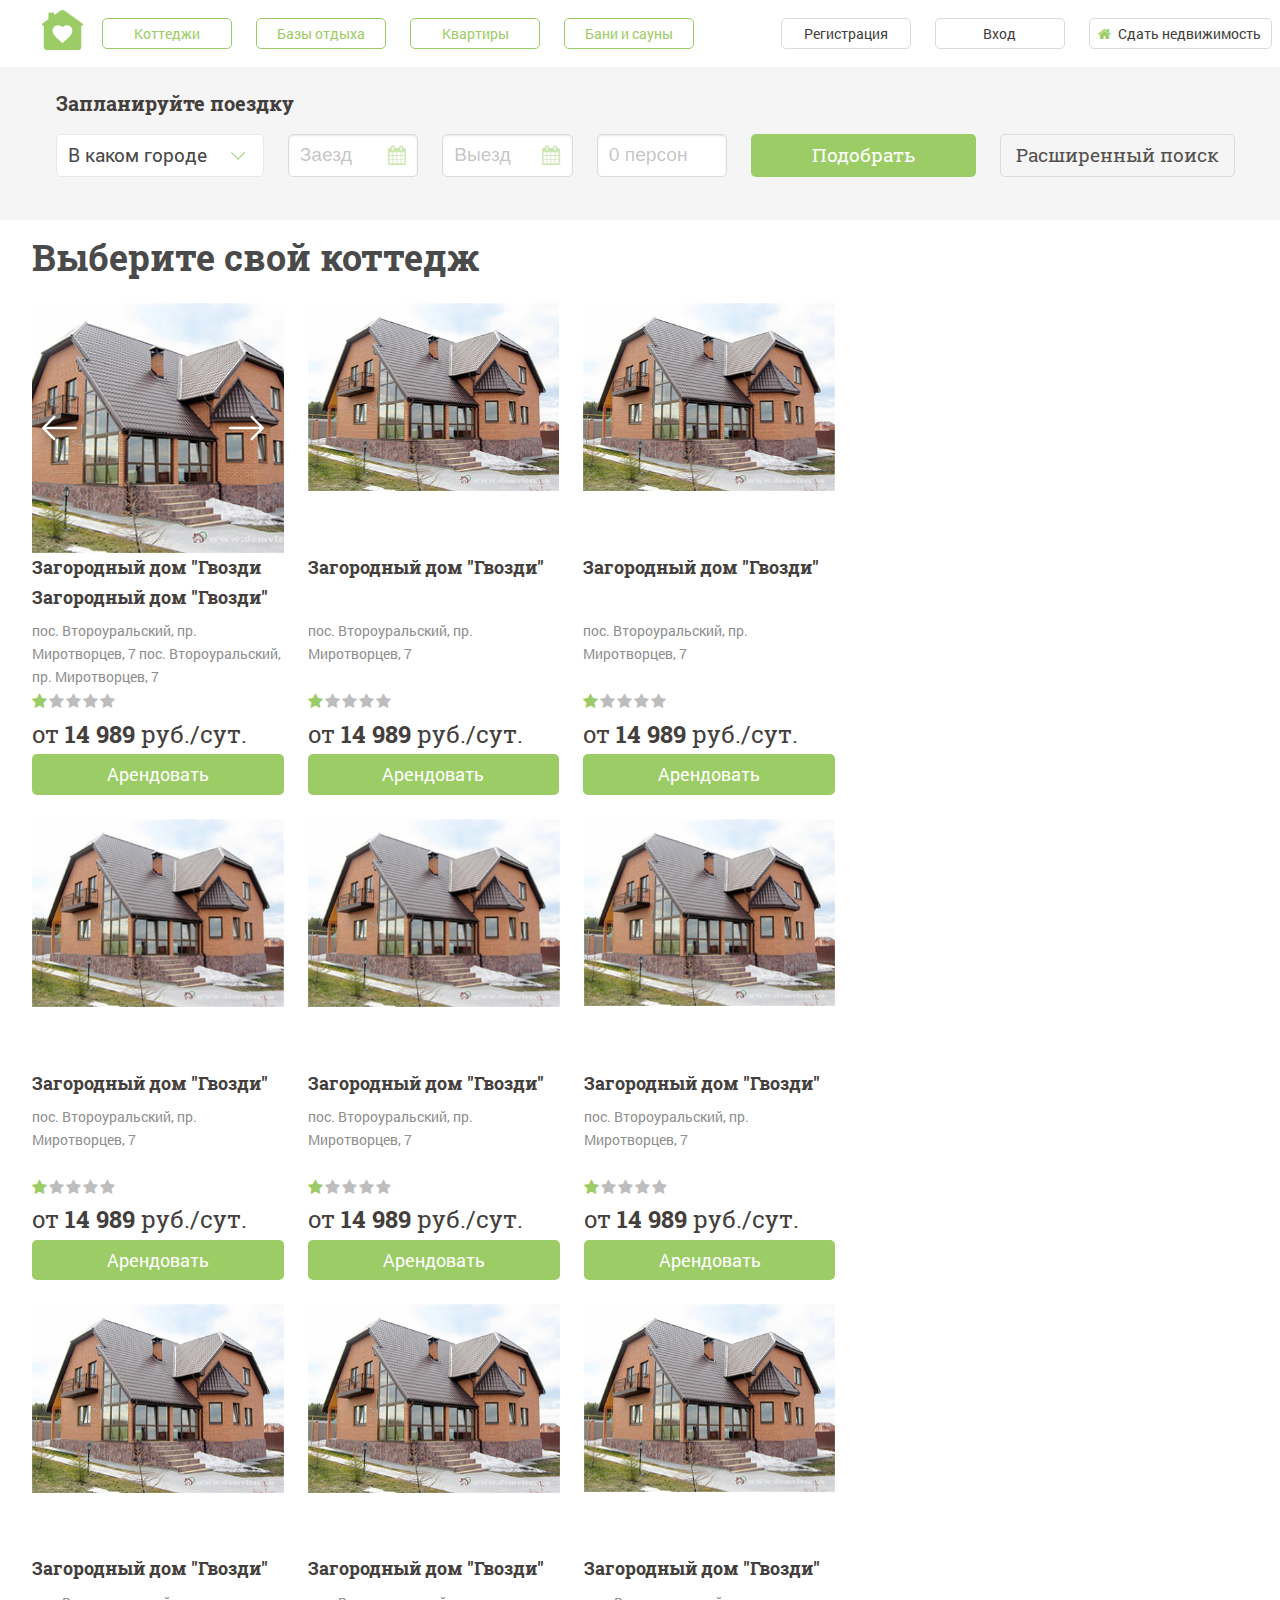
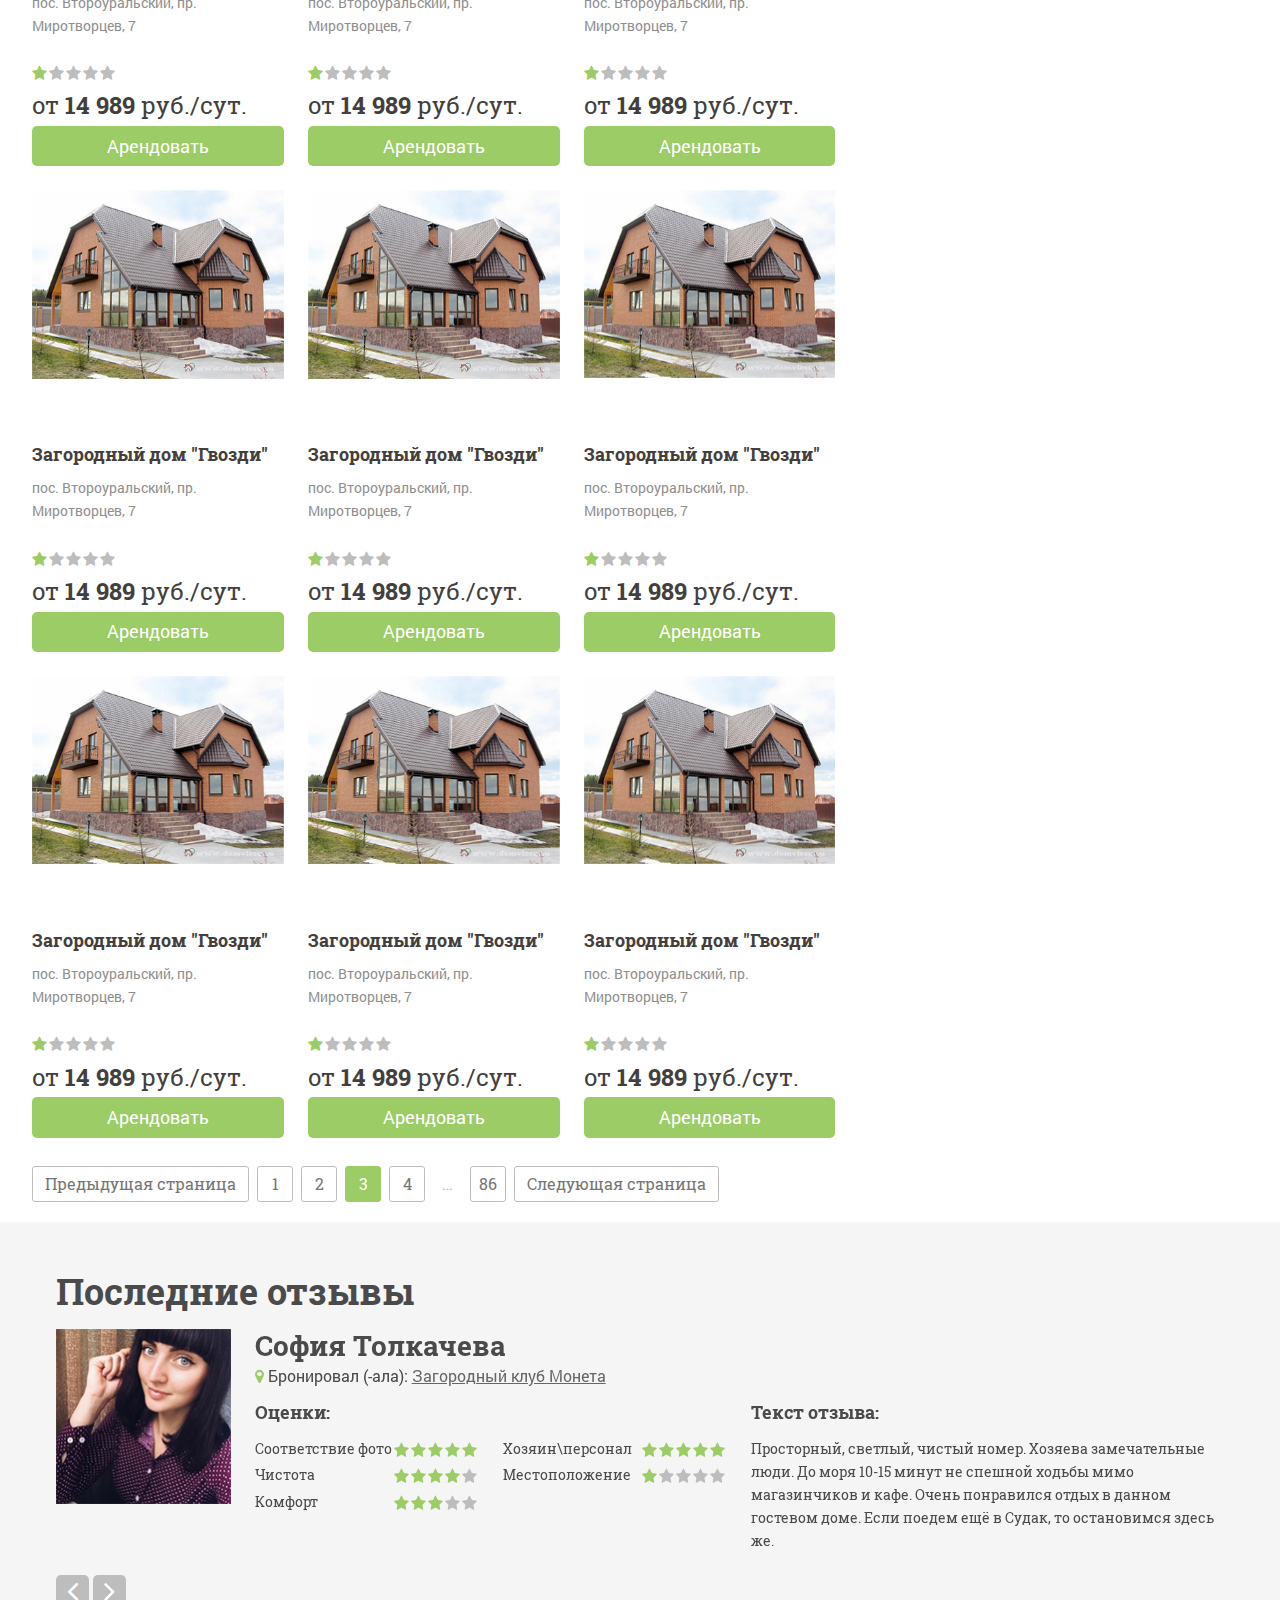
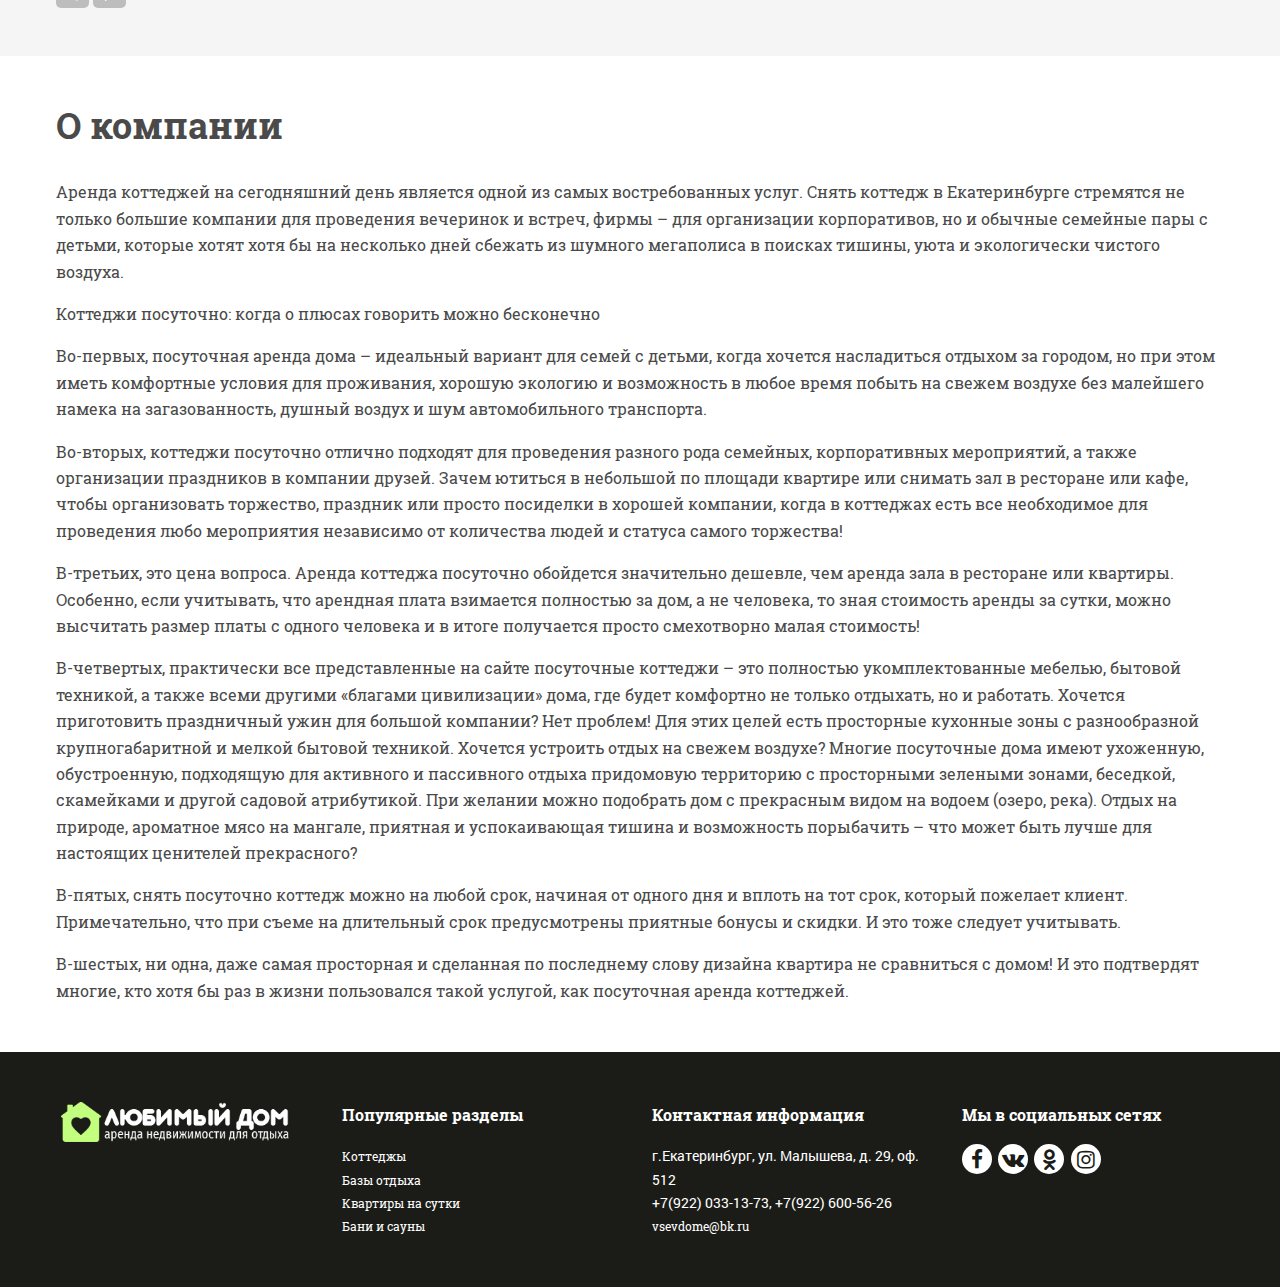
<file: catalog.html>
<!DOCTYPE html>
<html lang="ru">
<head>
	<meta charset="utf-8">
	<title>Title</title>
	<meta name="description" content="">
	<meta http-equiv="X-UA-Compatible" content="IE=edge">
	<meta name="viewport" content="width=device-width, initial-scale=1, maximum-scale=1">
	<meta property="og:image" content="path/to/image.jpg">
	<link rel="shortcut icon" href="img/favicon/favicon.ico" type="image/x-icon">
	<link rel="apple-touch-icon" href="img/favicon/apple-touch-icon.png">
	<link rel="apple-touch-icon" sizes="72x72" href="img/favicon/apple-touch-icon-72x72.png">
	<link rel="apple-touch-icon" sizes="114x114" href="img/favicon/apple-touch-icon-114x114.png">
	<!-- Chrome, Firefox OS and Opera -->
	<meta name="theme-color" content="#000">
	<!-- Windows Phone -->
	<meta name="msapplication-navbutton-color" content="#000">
	<!-- iOS Safari -->
	<meta name="apple-mobile-web-app-status-bar-style" content="#000">
	<style>body { opacity: 0; overflow-x: hidden; } html { background-color: #fff; }</style>
</head>
<body>
	<!-- <div class="preloader" id="page-preloader">
		<div class="loader"></div>
	</div> -->
	<div class="wrapper" id="catalog-content">
		<header class="page-card-header">
			<div class="container is-fluid">
				<div class="columns is-vcentered">
					<div class="column is-hidden-mobile small-logo_wrap">
						<a href="index.html">
							<img class="small-logo" src="img/small-logo.png" alt="alt" title="alt">
						</a>
					</div>
					<div class="column is-hidden-tablet">
						<div class="has-text-centered">
							<a href="index.html">
								<img class="dark-logo" src="img/logo-dark-new.svg" alt="alt" title="alt">
							</a>
						</div>
						<div class="columns">
							<div class="column">
								<div class="reg-buttons is-fullwidth">
									<a href="#" class="button">Регистрация</a>
									<a href="#" class="button">Вход</a>
									<a href="#" class="button is-marginless">
										<span class="icon"><i class="fa fa-home"></i></span>
										<span>Сдать недвижимость</span>
									</a>
						</div>
							</div>
						</div>
					</div>
					<div class="column">
						<div class="columns">
							<div class="column">
								<div class="columns nav-buttons is-touch">
									<div class="column">
										<a href="#" class="button">Коттеджи</a>
									</div>
									<div class="column">
										<a href="" class="button">Базы отдыха</a>
									</div>
								</div>
							</div>
							<div class="column">
								<div class="columns nav-buttons is-touch">
									<div class="column">
										<a href="#" class="button">Квартиры</a>
									</div>
									<div class="column">
										<a href="" class="button">Бани и сауны</a>
									</div>
								</div>
							</div>
						</div>
					</div>
					<div class="column is-visible-tablet-only pr60">
						<div class="small-buttons is-pulled-right">
							<a href="#" class="button"><span class="icon"><i class="fa fa-user"></i></span></a>
							<a href="#" class="button"><span class="icon"><i class="fa fa-sign-out"></i></span></a>
							<a href="#" class="button is-marginless"><span class="icon"><i class="fa fa-home"></i></span></a>
						</div>
					</div>
					<div class="column is-hidden-touch">
						<div class="reg-buttons is-pulled-right">
							<a href="#" class="button">Регистрация</a>
							<a href="#" class="button">Вход</a>
							<a href="#" class="button is-marginless">
								<span class="icon"><i class="fa fa-home"></i></span>
								<span>Сдать недвижимость</span>
							</a>
						</div>
					</div>
					<div class="columns">

					</div>
				</div>
			</div>
		</header>
		<section class="section gray-bg filter">
			<div class="container is-fluid">
				<h3 class="h3 filter-title">Запланируйте поездку</h3>
				<form action="#" class="form">
					<div class="columns is-hidden-touch lgb">
						<div class="column is-7">
							<div class="columns">
								<div class="column is-4">
									<div class="field">
										<label class="label is-hidden-tablet">Город</label>
										<div class="control">
											<div class="select is-fullwidth">
												<select class="custom-select is-fullwidth">
													<option data-display="В каком городе">В каком городе</option>
													<option>Москва</option>
													<option>Санкт- Петербург</option>
													<option>Казань</option>
													<option>Владивосток</option>
													<option>Пермь</option>
													<option>Воронеж</option>
													<option>Екатеринбург</option>
													<option>Новосибирск</option>
													<option>Баранул</option>
													<option>Курск</option>
													<option>Белгород</option>
												</select>
											</div>
										</div>
									</div>
								</div>
								<div class="column">
									<div class="field">
										<p class="control has-icon has-icon-right">
											<input class="input datepicker-here" data-auto-close="true"	data-range="false" data-multiple-dates-separator=" - " data-position="bottom left" type="text" placeholder="Заезд" >
											<span class="icon is-small">
												<i class="fa fa-calendar"></i>
											</span>
										</p>
									</div>
								</div>
								<div class="column">
									<div class="field">
										<label class="label is-hidden-tablet">Даты</label>
										<p class="control has-icon has-icon-right">
											<input class="input datepicker-here" data-auto-close="true"	data-range="false" data-multiple-dates-separator=" - " data-position="bottom left" type="text" placeholder="Выезд" >
											<span class="icon is-small">
												<i class="fa fa-calendar"></i>
											</span>
										</p>
									</div>
								</div>
								<div class="column">
									<div class="field minw110">
										<label class="label is-hidden-tablet">Кол-во персон</label>
										<div class="control">
											<input class="input" type="text" placeholder="0 персон" >
										</div>
									</div>
								</div>
							</div>
						</div>
						<div class="column">
							<div class="columns">
								<div class="column is-6">
									<div class="field">
										<p class="control">
											<input type="submit" value="Подобрать" class="button is-primary is-fullwidth">
										</p>
									</div>
								</div>
								<div class="column is-6">
									<div class="field">
										<p class="control">
											<a href="#" class="button advanced-search_btn is-fullwidth">Расширенный поиск</a>
										</p>
									</div>
								</div>
							</div>
						</div>
					</div>
					<div class="columns is-hidden-desktop">
						<div class="column is-hidden-tablet region">
							<div class="field">
								<label class="label">Область</label>
								<div class="control">
									<input class="input" type="text" placeholder="В какой области">
								</div>
							</div>
						</div>
						<div class="column">
							<div class="field">
								<label class="label is-hidden-tablet">Город</label>
								<div class="control">
									<div class="select is-fullwidth">
										<select class="custom-select is-fullwidth">
											<option data-display="В каком городе">В каком городе</option>
											<option>Москва</option>
											<option>Санкт- Петербург</option>
											<option>Казань</option>
											<option>Владивосток</option>
											<option>Пермь</option>
											<option>Воронеж</option>
											<option>Екатеринбург</option>
											<option>Новосибирск</option>
											<option>Баранул</option>
											<option>Курск</option>
											<option>Белгород</option>
										</select>
									</div>
								</div>
							</div>
						</div>
						<div class="column is-hidden-tablet-only">
							<div class="field">
								<label class="label is-hidden-tablet">Район</label>
								<div class="control">
									<div class="select is-fullwidth">
										<select class="custom-select is-fullwidth">
											<option data-display="В каком районе">В каком районе</option>
											<option>Москва</option>
											<option>Санкт- Петербург</option>
											<option>Казань</option>
											<option>Владивосток</option>
											<option>Пермь</option>
											<option>Воронеж</option>
											<option>Екатеринбург</option>
											<option>Новосибирск</option>
											<option>Баранул</option>
											<option>Курск</option>
											<option>Белгород</option>
										</select>
									</div>
								</div>
							</div>
						</div>
						<div class="column">
							<div class="columns is-mobile">
								<div class="column is-6-mobile is-6-tablet">
									<div class="field">
										<label class="label is-hidden-tablet">Даты</label>
										<p class="control has-icon has-icon-right">
											<input class="input datepicker-here" data-auto-close="true"	data-range="true" data-multiple-dates-separator=" - " data-position="bottom left" type="text" placeholder="Заезд/Выезд" >
											<span class="icon is-small">
												<i class="fa fa-calendar"></i>
											</span>
										</p>
									</div>
								</div>
								<div class="column is-6-mobile is-6-tablet is-pulled-right">
									<div class="field minw110">
										<label class="label is-hidden-tablet">Кол-во персон</label>
										<div class="control">
											<input class="input" type="text" placeholder="0 персон" >
										</div>
									</div>
								</div>
							</div>
						</div>
						<div class="column">
							<div class="columns">
								<div class="column">
									<div class="field">
										<p class="control">
											<input type="submit" value="Подобрать" class="button is-primary is-fullwidth">
										</p>
									</div>
								</div>
								<div class="column">
									<div class="field">
										<p class="control">
											<a href="#" class="button advanced-search_btn is-fullwidth">Расширенный поиск</a>
										</p>
									</div>
								</div>
							</div>
						</div>
					</div>
				</form>
				<div class="advanced-search">
					<form class="form">
						<div class="columns mb1e">
							<div class="column">
								<div class="field">
									<label class="label">Цена за сутки (руб.)</label>
									<div class="control">
										<input type="text" class="price-range-input range" data-min="5000" data-max="10000" data-type="double" data-step="1000" />
									</div>
								</div>
							</div>
							<div class="column">
								<div class="field">
									<label class="label">Вместимость (чел.)</label>
									<div class="control">
										<input type="text" class="price-range-input range" data-min="0" data-max="100" data-type="double" data-from="5" data-to="80" data-from-min="1" data-step="1" />
									</div>
								</div>
							</div>
							<div class="column">
								<div class="field">
									<label class="label">Удаленность (км.)</label>
									<div class="control">
										<input type="text" class="price-range-input range" data-min="0" data-max="1000" data-type="double" data-from="10" data-to="300" data-from-min="2" data-step="10" />
									</div>
								</div>
							</div>
						</div>
						<div class="columns">
							<div class="column">
								<div class="field">
									<label class="label">Класс объектов</label>
									<div class="control is-flex-mobile is-flex-tablet">
										<label class="checkbox">
											<input type="checkbox" id="check_1">
											<label for="check_1"></label>
											Деревянный
										</label>
										<label class="checkbox">
											<input type="checkbox" id="check_2">
											<label for="check_2"></label>
											Кирпичный
										</label>
									</div>
								</div>
								<div class="field">
									<label class="label">Арендодатель</label>
									<div class="control is-flex-mobile is-flex-tablet">
										<label class="checkbox">
											<input type="checkbox" id="check_3">
											<label for="check_3"></label>
											Агенство
										</label>
										<label class="checkbox">
											<input type="checkbox" id="check_4">
											<label for="check_4"></label>
											Собственник
										</label>
									</div>
								</div>
							</div>
							<div class="column">
								<div class="field">
									<label class="label">Услуги и развлечения</label>
									<div class="control is-flex-mobile is-flex-tablet fl-wrap">
										<label class="checkbox">
											<input type="checkbox" id="check_5">
											<label for="check_5"></label>
											Бассейин
										</label>
										<label class="checkbox">
											<input type="checkbox" id="check_6">
											<label for="check_6"></label>
											Водоем
										</label>
										<label class="checkbox">
											<input type="checkbox" id="check_7">
											<label for="check_7"></label>
											бильярд
										</label>
										<label class="checkbox">
											<input type="checkbox" id="check_8">
											<label for="check_8"></label>
											Проведение банкетов
										</label>
										<label class="checkbox">
											<input type="checkbox" id="check_9">
											<label for="check_9"></label>
											Баня
										</label>
										<label class="checkbox">
											<input type="checkbox" id="check_10">
											<label for="check_10"></label>
											Беседка
										</label>
										<label class="checkbox">
											<input type="checkbox" id="check_11">
											<label for="check_11"></label>
											Лес
										</label>
										<label class="checkbox">
											<input type="checkbox" id="check_12">
											<label for="check_12"></label>
											Кальян
										</label>
										<label class="checkbox">
											<input type="checkbox" id="check_13">
											<label for="check_13"></label>
											Рыбалка
										</label>
										<label class="checkbox">
											<input type="checkbox" id="check_14">
											<label for="check_14"></label>
											Животные
										</label>
									</div>

								</div>
							</div>
							<div class="column">
								<div class="field">
									<label class="label">Бытовая техника</label>
									<div class="control is-flex-mobile is-flex-tablet fl-wrap">
										<label class="checkbox">
											<input type="checkbox" id="check_15">
											<label for="check_15"></label>
											TV
										</label>
										<label class="checkbox">
											<input type="checkbox" id="check_16">
											<label for="check_16"></label>
											СВЧ печь
										</label>
										<label class="checkbox">
											<input type="checkbox" id="check_17">
											<label for="check_17"></label>
											DVD
										</label>
										<label class="checkbox">
											<input type="checkbox" id="check_18">
											<label for="check_18"></label>
											Музыкальный центр
										</label>
										<label class="checkbox">
											<input type="checkbox" id="check_19">
											<label for="check_19"></label>
											Караоке
										</label>
									</div>

								</div>
							</div>
						</div>
						<div class="columns">
							<div class="column is-4">
								<div class="columns">
									<div class="column">
										<input type="submit" class="is-primary is-fullwidth button" value="Подобрать">
									</div>
									<div class="column">
										<a href="#" class="button is-fullwidth advanced-search_reset">Сбросить фильтр</a>
									</div>
								</div>
							</div>
							<div class="column has-text-right-tablet">
								<a href="#" class="advanced-search_hide">Свернуть фильтр</a>
							</div>
						</div>
					</form>
				</div>
			</div>
		</section>

		<section class="catalog bar">
			<div class="container is-fluid">
				<div class="columns">
					<div class="column is-8">
						<div class="columns">
							<div class="column">
								<h1 class="h1 section-title">Выберите свой коттедж</h1>
							</div>
						</div>
						<div class="columns" data-equal="h3">
							<div class="column is-one-third">
								<div class="catalog-item">
									<span class="picture-counter">5</span>
									<div class="catalog-item_img">
										<div class="it" style="background-image: url(img/same1.jpg);">
											<a href="#"></a>
										</div>
										<div class="it" style="background-image: url(img/offer2.jpg);">
											<a href="#"></a>
										</div>
									</div>
									<div class="catalog-item_content">
										<h3 class="catalog-item_title">
											<a href="#">Загородный дом "Гвозди Загородный дом "Гвозди"</a>
										</h3>
										<div class="catalog-item_place">
											<span>пос. Второуральский, пр. Миротворцев, 7 пос. Второуральский, пр. Миротворцев, 7</span>
										</div>
										<div class="catalog-item_rating">
												<ul class="rating-stars" data-rating=1>
													<li><span class="i fa fa-star"></span></li>
													<li><span class="i fa fa-star"></span></li>
													<li><span class="i fa fa-star"></span></li>
													<li><span class="i fa fa-star"></span></li>
													<li><span class="i fa fa-star"></span></li>
												</ul>
											</div>
											<div class="catalog-item_price">
												<p>от <span>14 989</span> руб./сут.</p>
											</div>
											<a href="#" class="baloon-btn button is-primary is-fullwidth">Арендовать</a>
										</div>
									</div>
								</div>
								<div class="column is-one-third">
									<div class="catalog-item">
										<div class="catalog-item_img">
											<a href="#">
												<img src="img/same1.jpg" alt="Похожие предложения">
											</a>
										</div>
										<div class="catalog-item_content">
											<h3 class="catalog-item_title">
												<a href="#">Загородный дом "Гвозди"</a>
											</h3>
											<div class="catalog-item_place">
												<span>пос. Второуральский, пр. Миротворцев, 7</span>
											</div>
											<div class="catalog-item_rating">
												<ul class="rating-stars" data-rating=1>
													<li><span class="i fa fa-star"></span></li>
													<li><span class="i fa fa-star"></span></li>
													<li><span class="i fa fa-star"></span></li>
													<li><span class="i fa fa-star"></span></li>
													<li><span class="i fa fa-star"></span></li>
												</ul>
											</div>
											<div class="catalog-item_price">
												<p>от <span>14 989</span> руб./сут.</p>
											</div>
											<a href="#" class="baloon-btn button is-primary is-fullwidth">Арендовать</a>
										</div>
									</div>
								</div>
								<div class="column is-one-third">
									<div class="catalog-item">
										<div class="catalog-item_img">
											<a href="#">
												<img src="img/same1.jpg" alt="Похожие предложения">
											</a>
										</div>
										<div class="catalog-item_content">
											<h3 class="catalog-item_title">
												<a href="#">Загородный дом "Гвозди"</a>
											</h3>
											<div class="catalog-item_place">
												<span>пос. Второуральский, пр. Миротворцев, 7</span>
											</div>
											<div class="catalog-item_rating">
												<ul class="rating-stars" data-rating=1>
													<li><span class="i fa fa-star"></span></li>
													<li><span class="i fa fa-star"></span></li>
													<li><span class="i fa fa-star"></span></li>
													<li><span class="i fa fa-star"></span></li>
													<li><span class="i fa fa-star"></span></li>
												</ul>
											</div>
											<div class="catalog-item_price">
												<p>от <span>14 989</span> руб./сут.</p>
											</div>
											<a href="#" class="baloon-btn button is-primary is-fullwidth">Арендовать</a>
										</div>
									</div>
								</div>
							</div>

							<div class="columns is-hidden-mobile">
								<div class="column">
									<div class="catalog-item">
										<div class="catalog-item_img">
											<a href="#">
												<img src="img/same1.jpg" alt="Похожие предложения">
											</a>
										</div>
										<div class="catalog-item_content">
											<h3 class="catalog-item_title">
												<a href="#">Загородный дом "Гвозди"</a>
											</h3>
											<div class="catalog-item_place">
												<span>пос. Второуральский, пр. Миротворцев, 7</span>
											</div>
											<div class="catalog-item_rating">
												<ul class="rating-stars" data-rating=1>
													<li><span class="i fa fa-star"></span></li>
													<li><span class="i fa fa-star"></span></li>
													<li><span class="i fa fa-star"></span></li>
													<li><span class="i fa fa-star"></span></li>
													<li><span class="i fa fa-star"></span></li>
												</ul>
											</div>
											<div class="catalog-item_price">
												<p>от <span>14 989</span> руб./сут.</p>
											</div>
											<a href="#" class="baloon-btn button is-primary is-fullwidth">Арендовать</a>
										</div>
									</div>
								</div>
								<div class="column">
									<div class="catalog-item">
										<div class="catalog-item_img">
											<a href="#">
												<img src="img/same1.jpg" alt="Похожие предложения">
											</a>
										</div>
										<div class="catalog-item_content">
											<h3 class="catalog-item_title">
												<a href="#">Загородный дом "Гвозди"</a>
											</h3>
											<div class="catalog-item_place">
												<span>пос. Второуральский, пр. Миротворцев, 7</span>
											</div>
											<div class="catalog-item_rating">
												<ul class="rating-stars" data-rating=1>
													<li><span class="i fa fa-star"></span></li>
													<li><span class="i fa fa-star"></span></li>
													<li><span class="i fa fa-star"></span></li>
													<li><span class="i fa fa-star"></span></li>
													<li><span class="i fa fa-star"></span></li>
												</ul>
											</div>
											<div class="catalog-item_price">
												<p>от <span>14 989</span> руб./сут.</p>
											</div>
											<a href="#" class="baloon-btn button is-primary is-fullwidth">Арендовать</a>
										</div>
									</div>
								</div>
								<div class="column">
									<div class="catalog-item">
										<div class="catalog-item_img">
											<a href="#">
												<img src="img/same1.jpg" alt="Похожие предложения">
											</a>
										</div>
										<div class="catalog-item_content">
											<h3 class="catalog-item_title">
												<a href="#">Загородный дом "Гвозди"</a>
											</h3>
											<div class="catalog-item_place">
												<span>пос. Второуральский, пр. Миротворцев, 7</span>
											</div>
											<div class="catalog-item_rating">
												<ul class="rating-stars" data-rating=1>
													<li><span class="i fa fa-star"></span></li>
													<li><span class="i fa fa-star"></span></li>
													<li><span class="i fa fa-star"></span></li>
													<li><span class="i fa fa-star"></span></li>
													<li><span class="i fa fa-star"></span></li>
												</ul>
											</div>
											<div class="catalog-item_price">
												<p>от <span>14 989</span> руб./сут.</p>
											</div>
											<a href="#" class="baloon-btn button is-primary is-fullwidth">Арендовать</a>
										</div>
									</div>
								</div>
							</div>
							<div class="columns is-hidden-mobile">
								<div class="column">
									<div class="catalog-item">
										<div class="catalog-item_img">
											<a href="#">
												<img src="img/same1.jpg" alt="Похожие предложения">
											</a>
										</div>
										<div class="catalog-item_content">
											<h3 class="catalog-item_title">
												<a href="#">Загородный дом "Гвозди"</a>
											</h3>
											<div class="catalog-item_place">
												<span>пос. Второуральский, пр. Миротворцев, 7</span>
											</div>
											<div class="catalog-item_rating">
												<ul class="rating-stars" data-rating=1>
													<li><span class="i fa fa-star"></span></li>
													<li><span class="i fa fa-star"></span></li>
													<li><span class="i fa fa-star"></span></li>
													<li><span class="i fa fa-star"></span></li>
													<li><span class="i fa fa-star"></span></li>
												</ul>
											</div>
											<div class="catalog-item_price">
												<p>от <span>14 989</span> руб./сут.</p>
											</div>
											<a href="#" class="baloon-btn button is-primary is-fullwidth">Арендовать</a>
										</div>
									</div>
								</div>
								<div class="column">
									<div class="catalog-item">
										<div class="catalog-item_img">
											<a href="#">
												<img src="img/same1.jpg" alt="Похожие предложения">
											</a>
										</div>
										<div class="catalog-item_content">
											<h3 class="catalog-item_title">
												<a href="#">Загородный дом "Гвозди"</a>
											</h3>
											<div class="catalog-item_place">
												<span>пос. Второуральский, пр. Миротворцев, 7</span>
											</div>
											<div class="catalog-item_rating">
												<ul class="rating-stars" data-rating=1>
													<li><span class="i fa fa-star"></span></li>
													<li><span class="i fa fa-star"></span></li>
													<li><span class="i fa fa-star"></span></li>
													<li><span class="i fa fa-star"></span></li>
													<li><span class="i fa fa-star"></span></li>
												</ul>
											</div>
											<div class="catalog-item_price">
												<p>от <span>14 989</span> руб./сут.</p>
											</div>
											<a href="#" class="baloon-btn button is-primary is-fullwidth">Арендовать</a>
										</div>
									</div>
								</div>
								<div class="column">
									<div class="catalog-item">
										<div class="catalog-item_img">
											<a href="#">
												<img src="img/same1.jpg" alt="Похожие предложения">
											</a>
										</div>
										<div class="catalog-item_content">
											<h3 class="catalog-item_title">
												<a href="#">Загородный дом "Гвозди"</a>
											</h3>
											<div class="catalog-item_place">
												<span>пос. Второуральский, пр. Миротворцев, 7</span>
											</div>
											<div class="catalog-item_rating">
												<ul class="rating-stars" data-rating=1>
													<li><span class="i fa fa-star"></span></li>
													<li><span class="i fa fa-star"></span></li>
													<li><span class="i fa fa-star"></span></li>
													<li><span class="i fa fa-star"></span></li>
													<li><span class="i fa fa-star"></span></li>
												</ul>
											</div>
											<div class="catalog-item_price">
												<p>от <span>14 989</span> руб./сут.</p>
											</div>
											<a href="#" class="baloon-btn button is-primary is-fullwidth">Арендовать</a>
										</div>
									</div>
								</div>
							</div>
							<div class="columns is-hidden-mobile">
								<div class="column">
									<div class="catalog-item">
										<div class="catalog-item_img">
											<a href="#">
												<img src="img/same1.jpg" alt="Похожие предложения">
											</a>
										</div>
										<div class="catalog-item_content">
											<h3 class="catalog-item_title">
												<a href="#">Загородный дом "Гвозди"</a>
											</h3>
											<div class="catalog-item_place">
												<span>пос. Второуральский, пр. Миротворцев, 7</span>
											</div>
											<div class="catalog-item_rating">
												<ul class="rating-stars" data-rating=1>
													<li><span class="i fa fa-star"></span></li>
													<li><span class="i fa fa-star"></span></li>
													<li><span class="i fa fa-star"></span></li>
													<li><span class="i fa fa-star"></span></li>
													<li><span class="i fa fa-star"></span></li>
												</ul>
											</div>
											<div class="catalog-item_price">
												<p>от <span>14 989</span> руб./сут.</p>
											</div>
											<a href="#" class="baloon-btn button is-primary is-fullwidth">Арендовать</a>
										</div>
									</div>
								</div>
								<div class="column">
									<div class="catalog-item">
										<div class="catalog-item_img">
											<a href="#">
												<img src="img/same1.jpg" alt="Похожие предложения">
											</a>
										</div>
										<div class="catalog-item_content">
											<h3 class="catalog-item_title">
												<a href="#">Загородный дом "Гвозди"</a>
											</h3>
											<div class="catalog-item_place">
												<span>пос. Второуральский, пр. Миротворцев, 7</span>
											</div>
											<div class="catalog-item_rating">
												<ul class="rating-stars" data-rating=1>
													<li><span class="i fa fa-star"></span></li>
													<li><span class="i fa fa-star"></span></li>
													<li><span class="i fa fa-star"></span></li>
													<li><span class="i fa fa-star"></span></li>
													<li><span class="i fa fa-star"></span></li>
												</ul>
											</div>
											<div class="catalog-item_price">
												<p>от <span>14 989</span> руб./сут.</p>
											</div>
											<a href="#" class="baloon-btn button is-primary is-fullwidth">Арендовать</a>
										</div>
									</div>
								</div>
								<div class="column">
									<div class="catalog-item">
										<div class="catalog-item_img">
											<a href="#">
												<img src="img/same1.jpg" alt="Похожие предложения">
											</a>
										</div>
										<div class="catalog-item_content">
											<h3 class="catalog-item_title">
												<a href="#">Загородный дом "Гвозди"</a>
											</h3>
											<div class="catalog-item_place">
												<span>пос. Второуральский, пр. Миротворцев, 7</span>
											</div>
											<div class="catalog-item_rating">
												<ul class="rating-stars" data-rating=1>
													<li><span class="i fa fa-star"></span></li>
													<li><span class="i fa fa-star"></span></li>
													<li><span class="i fa fa-star"></span></li>
													<li><span class="i fa fa-star"></span></li>
													<li><span class="i fa fa-star"></span></li>
												</ul>
											</div>
											<div class="catalog-item_price">
												<p>от <span>14 989</span> руб./сут.</p>
											</div>
											<a href="#" class="baloon-btn button is-primary is-fullwidth">Арендовать</a>
										</div>
									</div>
								</div>
							</div>
							<div class="columns is-hidden-mobile">
								<div class="column">
									<div class="catalog-item">
										<div class="catalog-item_img">
											<a href="#">
												<img src="img/same1.jpg" alt="Похожие предложения">
											</a>
										</div>
										<div class="catalog-item_content">
											<h3 class="catalog-item_title">
												<a href="#">Загородный дом "Гвозди"</a>
											</h3>
											<div class="catalog-item_place">
												<span>пос. Второуральский, пр. Миротворцев, 7</span>
											</div>
											<div class="catalog-item_rating">
												<ul class="rating-stars" data-rating=1>
													<li><span class="i fa fa-star"></span></li>
													<li><span class="i fa fa-star"></span></li>
													<li><span class="i fa fa-star"></span></li>
													<li><span class="i fa fa-star"></span></li>
													<li><span class="i fa fa-star"></span></li>
												</ul>
											</div>
											<div class="catalog-item_price">
												<p>от <span>14 989</span> руб./сут.</p>
											</div>
											<a href="#" class="baloon-btn button is-primary is-fullwidth">Арендовать</a>
										</div>
									</div>
								</div>
								<div class="column">
									<div class="catalog-item">
										<div class="catalog-item_img">
											<a href="#">
												<img src="img/same1.jpg" alt="Похожие предложения">
											</a>
										</div>
										<div class="catalog-item_content">
											<h3 class="catalog-item_title">
												<a href="#">Загородный дом "Гвозди"</a>
											</h3>
											<div class="catalog-item_place">
												<span>пос. Второуральский, пр. Миротворцев, 7</span>
											</div>
											<div class="catalog-item_rating">
												<ul class="rating-stars" data-rating=1>
													<li><span class="i fa fa-star"></span></li>
													<li><span class="i fa fa-star"></span></li>
													<li><span class="i fa fa-star"></span></li>
													<li><span class="i fa fa-star"></span></li>
													<li><span class="i fa fa-star"></span></li>
												</ul>
											</div>
											<div class="catalog-item_price">
												<p>от <span>14 989</span> руб./сут.</p>
											</div>
											<a href="#" class="baloon-btn button is-primary is-fullwidth">Арендовать</a>
										</div>
									</div>
								</div>
								<div class="column">
									<div class="catalog-item">
										<div class="catalog-item_img">
											<a href="#">
												<img src="img/same1.jpg" alt="Похожие предложения">
											</a>
										</div>
										<div class="catalog-item_content">
											<h3 class="catalog-item_title">
												<a href="#">Загородный дом "Гвозди"</a>
											</h3>
											<div class="catalog-item_place">
												<span>пос. Второуральский, пр. Миротворцев, 7</span>
											</div>
											<div class="catalog-item_rating">
												<ul class="rating-stars" data-rating=1>
													<li><span class="i fa fa-star"></span></li>
													<li><span class="i fa fa-star"></span></li>
													<li><span class="i fa fa-star"></span></li>
													<li><span class="i fa fa-star"></span></li>
													<li><span class="i fa fa-star"></span></li>
												</ul>
											</div>
											<div class="catalog-item_price">
												<p>от <span>14 989</span> руб./сут.</p>
											</div>
											<a href="#" class="baloon-btn button is-primary is-fullwidth">Арендовать</a>
										</div>
									</div>
								</div>
							</div>
							<nav class="pagination is-centered is-hidden-mobile" role="navigation" aria-label="pagination">
								<a class="pagination-previous">Предыдущая страница</a>
								<a class="pagination-next">Следующая страница</a>
								<ul class="pagination-list">
									<li><a class="pagination-link" aria-label="Goto page 1">1</a></li>
									<li><a class="pagination-link" aria-label="Goto page 2">2</a></li>
									<li class="is-current"><a class="pagination-link"  aria-label="Goto page 3">3</a></li>
									<li><a class="pagination-link" aria-label="Goto page 4">4</a></li>
									<li><span class="pagination-ellipsis">&hellip;</span></li>
									<li><a class="pagination-link" aria-label="Goto page 86">86</a></li>
								</ul>
							</nav>
							<div class="nav show-more is-hidden-tablet has-text-centered">
								<a href="#" class="pagination-link is-fullwidth">Показать еще</a>
							</div>
						</div>
						<div class="column">
							<div class="map-wrapper">
								<div id="map" style="width: 100%;height: 100vh;"></div>
							</div>
						</div>
					</div>
				</div>
			</section>
			<section class="section gray-bg" id="feedbacks">
				<div class="container is-fluid">
					<h2 class="section-title">
						Последние отзывы
					</h2>
					<div class="feedbacks-wrap">
						<div class="columns">
							<div class="column feedback-img is-2">
								<img src="img/feedbacks.jpg" alt="Отзывы">
							</div>
							<div class="column">
								<h4 class="feeds-title">
									София Толкачева
								</h4>
								<p class="feeds-subject">
									<span><i class="fa fa-map-marker"></i></span>
									<span class="feeds-subject_reserved">
										Бронировал (-ала): 
									</span>
									<a class="feeds-subject_link" href="#">Загородный клуб Монета</a>
								</p>
								<div class="columns is-mobile">
									<div class="column">
										<h5 class="rating-title">
											Оценки:
										</h5>
										<div class="columns">
											<div class="column pb0">
												<div class="rating-item">
													<span class="rating-item_title">
														Соответствие фото
													</span>
													<span>
														<ul class="rating-stars" data-rating=5>
															<li><span class="i fa fa-star"></span></li>
															<li><span class="i fa fa-star"></span></li>
															<li><span class="i fa fa-star"></span></li>
															<li><span class="i fa fa-star"></span></li>
															<li><span class="i fa fa-star"></span></li>
														</ul>
													</span>
												</div>
												<div class="rating-item">
													<span class="rating-item_title">
														Чистота
													</span>
													<span>
														<ul class="rating-stars" data-rating=4>
															<li><span class="i fa fa-star"></span></li>
															<li><span class="i fa fa-star"></span></li>
															<li><span class="i fa fa-star"></span></li>
															<li><span class="i fa fa-star"></span></li>
															<li><span class="i fa fa-star"></span></li>
														</ul>
													</span>
												</div>
												<div class="rating-item">
													<span class="rating-item_title">
														Комфорт
													</span>
													<span>
														<ul class="rating-stars" data-rating=3>
															<li><span class="i fa fa-star"></span></li>
															<li><span class="i fa fa-star"></span></li>
															<li><span class="i fa fa-star"></span></li>
															<li><span class="i fa fa-star"></span></li>
															<li><span class="i fa fa-star"></span></li>
														</ul>
													</span>
												</div>
											</div>
											<div class="column pt0">
												<div class="rating-item">
													<span class="rating-item_title">
														Хозяин\персонал
													</span>
													<span>
														<ul class="rating-stars" data-rating=5>
															<li><span class="i fa fa-star"></span></li>
															<li><span class="i fa fa-star"></span></li>
															<li><span class="i fa fa-star"></span></li>
															<li><span class="i fa fa-star"></span></li>
															<li><span class="i fa fa-star"></span></li>
														</ul>
													</span>
												</div>
												<div class="rating-item">
													<span class="rating-item_title">
														Местоположение
													</span>
													<span>
														<ul class="rating-stars" data-rating=1>
															<li><span class="i fa fa-star"></span></li>
															<li><span class="i fa fa-star"></span></li>
															<li><span class="i fa fa-star"></span></li>
															<li><span class="i fa fa-star"></span></li>
															<li><span class="i fa fa-star"></span></li>
														</ul>
													</span>
												</div>
											</div>
										</div>
									</div>
									<div class="column">
										<h5 class="rating-title">
											Текст отзыва:
										</h5>
										<p class="rating-text">
											Просторный, светлый, чистый номер. Хозяева замечательные люди. До моря 10-15 минут не спешной ходьбы мимо магазинчиков и кафе. Очень понравился отдых в данном гостевом доме. Если поедем ещё в Судак, то остановимся здесь же.
										</p>
									</div>
								</div>
							</div>
						</div>
						<div class="columns">
							<div class="column feedback-img is-2">
								<img src="img/feedbacks.jpg" alt="Отзывы">
							</div>
							<div class="column">
								<h4 class="feeds-title">
									София Толкачева
								</h4>
								<p class="feeds-subject">
									<span><i class="fa fa-map-marker"></i></span>
									<span class="feeds-subject_reserved">
										Бронировал (-ала): 
									</span>
									<a class="feeds-subject_link" href="#">Загородный клуб Монета</a>
								</p>
								<div class="columns is-mobile">
									<div class="column">
										<h5 class="rating-title">
											Оценки:
										</h5>
										<div class="columns">
											<div class="column pb0">
												<div class="rating-item">
													<span class="rating-item_title">
														Соответствие фото
													</span>
													<span>
														<ul class="rating-stars" data-rating=5>
															<li><span class="i fa fa-star"></span></li>
															<li><span class="i fa fa-star"></span></li>
															<li><span class="i fa fa-star"></span></li>
															<li><span class="i fa fa-star"></span></li>
															<li><span class="i fa fa-star"></span></li>
														</ul>
													</span>
												</div>
												<div class="rating-item">
													<span class="rating-item_title">
														Чистота
													</span>
													<span>
														<ul class="rating-stars" data-rating=4>
															<li><span class="i fa fa-star"></span></li>
															<li><span class="i fa fa-star"></span></li>
															<li><span class="i fa fa-star"></span></li>
															<li><span class="i fa fa-star"></span></li>
															<li><span class="i fa fa-star"></span></li>
														</ul>
													</span>
												</div>
												<div class="rating-item">
													<span class="rating-item_title">
														Комфорт
													</span>
													<span>
														<ul class="rating-stars" data-rating=3>
															<li><span class="i fa fa-star"></span></li>
															<li><span class="i fa fa-star"></span></li>
															<li><span class="i fa fa-star"></span></li>
															<li><span class="i fa fa-star"></span></li>
															<li><span class="i fa fa-star"></span></li>
														</ul>
													</span>
												</div>
											</div>
											<div class="column pt0">
												<div class="rating-item">
													<span class="rating-item_title">
														Хозяин\персонал
													</span>
													<span>
														<ul class="rating-stars" data-rating=5>
															<li><span class="i fa fa-star"></span></li>
															<li><span class="i fa fa-star"></span></li>
															<li><span class="i fa fa-star"></span></li>
															<li><span class="i fa fa-star"></span></li>
															<li><span class="i fa fa-star"></span></li>
														</ul>
													</span>
												</div>
												<div class="rating-item">
													<span class="rating-item_title">
														Местоположение
													</span>
													<span>
														<ul class="rating-stars" data-rating=1>
															<li><span class="i fa fa-star"></span></li>
															<li><span class="i fa fa-star"></span></li>
															<li><span class="i fa fa-star"></span></li>
															<li><span class="i fa fa-star"></span></li>
															<li><span class="i fa fa-star"></span></li>
														</ul>
													</span>
												</div>
											</div>
										</div>
									</div>
									<div class="column">
										<h5 class="rating-title">
											Текст отзыва:
										</h5>
										<p class="rating-text">
											Просторный, светлый, чистый номер. Хозяева замечательные люди. До моря 10-15 минут не спешной ходьбы мимо магазинчиков и кафе. Очень понравился отдых в данном гостевом доме. Если поедем ещё в Судак, то остановимся здесь же.
										</p>
									</div>
								</div>
							</div>
						</div>
					</div>
				</div>
			</section> 
			<section class="section" id="about">
				<div class="container is-fluid">
					<h2 class="section-title">
						О компании
					</h2>
					<div class="content">
						<p>Аренда коттеджей на сегодняшний день является одной из самых востребованных услуг. Снять коттедж в Екатеринбурге стремятся не только большие компании для проведения вечеринок и встреч, фирмы – для организации корпоративов, но и обычные семейные пары с детьми, которые хотят хотя бы на несколько дней сбежать из шумного мегаполиса в поисках тишины, уюта и экологически чистого воздуха.</p>
						<p>Коттеджи посуточно: когда о плюсах говорить можно бесконечно</p>
						<p>Во-первых, посуточная аренда дома – идеальный вариант для семей с детьми, когда хочется насладиться отдыхом за городом, но при этом иметь комфортные условия для проживания, хорошую экологию и возможность в любое время побыть на свежем воздухе без малейшего намека на загазованность, душный воздух и шум автомобильного транспорта.</p>
						<p>Во-вторых, коттеджи посуточно отлично подходят для проведения разного рода семейных, корпоративных мероприятий, а также организации праздников в компании друзей. Зачем ютиться в небольшой по площади квартире или снимать зал в ресторане или кафе, чтобы организовать торжество, праздник или просто посиделки в хорошей компании, когда в коттеджах есть все необходимое для проведения любо мероприятия независимо от количества людей и статуса самого торжества!</p>
						<p>В-третьих, это цена вопроса. Аренда коттеджа посуточно обойдется значительно дешевле, чем аренда зала в ресторане или квартиры. Особенно, если учитывать, что арендная плата взимается полностью за дом, а не человека, то зная стоимость аренды за сутки, можно высчитать размер платы с одного человека и в итоге получается просто смехотворно малая стоимость!</p>
						<p>В-четвертых, практически все представленные на сайте посуточные коттеджи – это полностью укомплектованные мебелью, бытовой техникой, а также всеми другими «благами цивилизации» дома, где будет комфортно не только отдыхать, но и работать. Хочется приготовить праздничный ужин для большой компании? Нет проблем! Для этих целей есть просторные кухонные зоны с разнообразной крупногабаритной и мелкой бытовой техникой. Хочется устроить отдых на свежем воздухе? Многие посуточные дома имеют ухоженную, обустроенную, подходящую для активного и пассивного отдыха придомовую территорию с просторными зелеными зонами, беседкой, скамейками и другой садовой атрибутикой. При желании можно подобрать дом с прекрасным видом на водоем (озеро, река). Отдых на природе, ароматное мясо на мангале, приятная и успокаивающая тишина и возможность порыбачить – что может быть лучше для настоящих ценителей прекрасного?</p>
						<p>В-пятых, снять посуточно коттедж можно на любой срок, начиная от одного дня и вплоть на тот срок, который пожелает клиент. Примечательно, что при съеме на длительный срок предусмотрены приятные бонусы и скидки. И это тоже следует учитывать.</p>
						<p>В-шестых, ни одна, даже самая просторная и сделанная по последнему слову дизайна квартира не сравниться с домом! И это подтвердят многие, кто хотя бы раз в жизни пользовался такой услугой, как посуточная аренда коттеджей.</p>
					</div>
				</div>
			</section>
			<footer class="main-footer">
				<div class="container is-fluid">
					<div class="columns">
						<div class="column">
							<a href="index.html">
								<img class="footer-logo" src="img/logo.png" alt="Logo" title="Logo">
							</a>
						</div>
						<div class="column">
							<h4 class="footer-menu_title">
								Популярные разделы
							</h4>
							<ul class="footer-menu_list">
								<li><a href="#">Коттеджы</a></li>
								<li><a href="#">Базы отдыха</a></li>
								<li><a href="#">Квартиры на сутки</a></li>
								<li><a href="#">Бани и сауны</a></li>
							</ul>
						</div>
						<div class="column">
							<h4 class="footer-menu_title">
								Контактная информация
							</h4>
							<ul class="footer-menu_list">
								<li>г.Екатеринбург, ул. Малышева, д. 29, оф. 512</li>
								<li>+7(922) 033-13-73, +7(922) 600-56-26</li>
								<li><a href="mailto:vsevdome@bk.ru">vsevdome@bk.ru</a></li>
							</ul>
						</div>
						<div class="column">
							<h4 class="footer-menu_title">
								Мы в социальных сетях
							</h4>
							<div class="socials">
								<a href="#"><i class="fa fa-facebook"></i></a>
								<a href="#"><i class="fa fa-vk"></i></a>
								<a href="#"><i class="fa fa-odnoklassniki"></i></a>
								<a href="#"><i class="fa fa-instagram"></i></a>
							</div>
						</div>
					</div>
				</div>
			</footer>
		</div>

	<!-- <div id="catalog-gallery_1">
		<img src="http://farm9.staticflickr.com/8242/8558295633_f34a55c1c6_b.jpg" alt="">
	</div> -->

	<link rel="stylesheet" href="css/main.min.css">
	<script src="js/jquery-3.2.1.min.js"></script>
	<script src="https://api-maps.yandex.ru/2.1/?load=package.full&lang=ru_RU"></script>
	<script src="js/scripts.min.js"></script>
	<script>
		ymaps.ready(init);

		function init() {
			var myMap = new ymaps.Map("map", {
				center: [55.73, 37.75],
				zoom: 9
			}, {
				searchControlProvider: 'yandex#search'
			}),
			yellowCollection = new ymaps.GeoObjectCollection(null, {
				preset: 'islands#yellowIcon'
			}),
			blueCollection = new ymaps.GeoObjectCollection(null, {
				preset: 'islands#yellowIcon'
			}),
			yellowCoords = [[55.73, 37.75], [55.81, 37.75]],
			blueCoords = [[55.73, 37.65], [55.81, 37.65]];

			for (var i = 0, l = yellowCoords.length; i < l; i++) {
				yellowCollection.add(new ymaps.Placemark(yellowCoords[i]));
			}
			for (var i = 0, l = blueCoords.length; i < l; i++) {
				blueCollection.add(new ymaps.Placemark(blueCoords[i]));
			}

			myMap.geoObjects.add(yellowCollection).add(blueCollection);

    // Через коллекции можно подписываться на события дочерних элементов.
    yellowCollection.events.add('click', function () { alert('Кликнули по желтой метке') });
    blueCollection.events.add('click', function () { alert('Кликнули по синей метке') });

    // Через коллекции можно задавать опции дочерним элементам.
    blueCollection.options.set('preset', 'islands#blueDotIcon');

    myMap.behaviors.disable('scrollZoom');
  }
</script>
<!-- <script>
	function topCart() {
		var $topPos = parseInt($('.map-wrapper').offset().top);
	$(document).on('scroll', function() {
	var $height = $('.map-wrapper').height();
	var $containerPos = parseInt($('.catalog').offset().top+$('.catalog').height());
		varscroll = parseInt($(document).scrollTop());
		if (varscroll >= $topPos && varscroll+$height < $containerPos) {
			$('.map-wrapper').addClass('is-fixed').parent().removeClass('is-fixed-bottom');
		}
		else if(varscroll+$height > $containerPos) {
			$('.map-wrapper').removeClass('is-fixed').parent().addClass('is-fixed-bottom');
			console.log('here');
		}
		else {
			$('.map-wrapper').removeClass('is-fixed').parent().removeClass('is-fixed-bottom');
		}
	});
	}
	topCart();
	$('.advanced-search_btn').click(function(e){
	topCart();

});
</script> -->
<script>

	var sticky = new Waypoint.Sticky({
  element: $('.map-wrapper')
})

var waypoint = new Waypoint({
  element: document.getElementById('feedbacks'),
  handler: function(direction) {
    if (direction === 'down') {
    	document.getElementsByClassName('map-wrapper')[0].classList.add('stuck-bottom');
    } else {
    	document.getElementsByClassName('map-wrapper')[0].classList.remove('stuck-bottom');
    }
    console.log("log");
  },
  offset: function() {
    return document.getElementsByClassName('map-wrapper')[0].clientHeight
  }
})
</script>
</body>
</html>
</file>
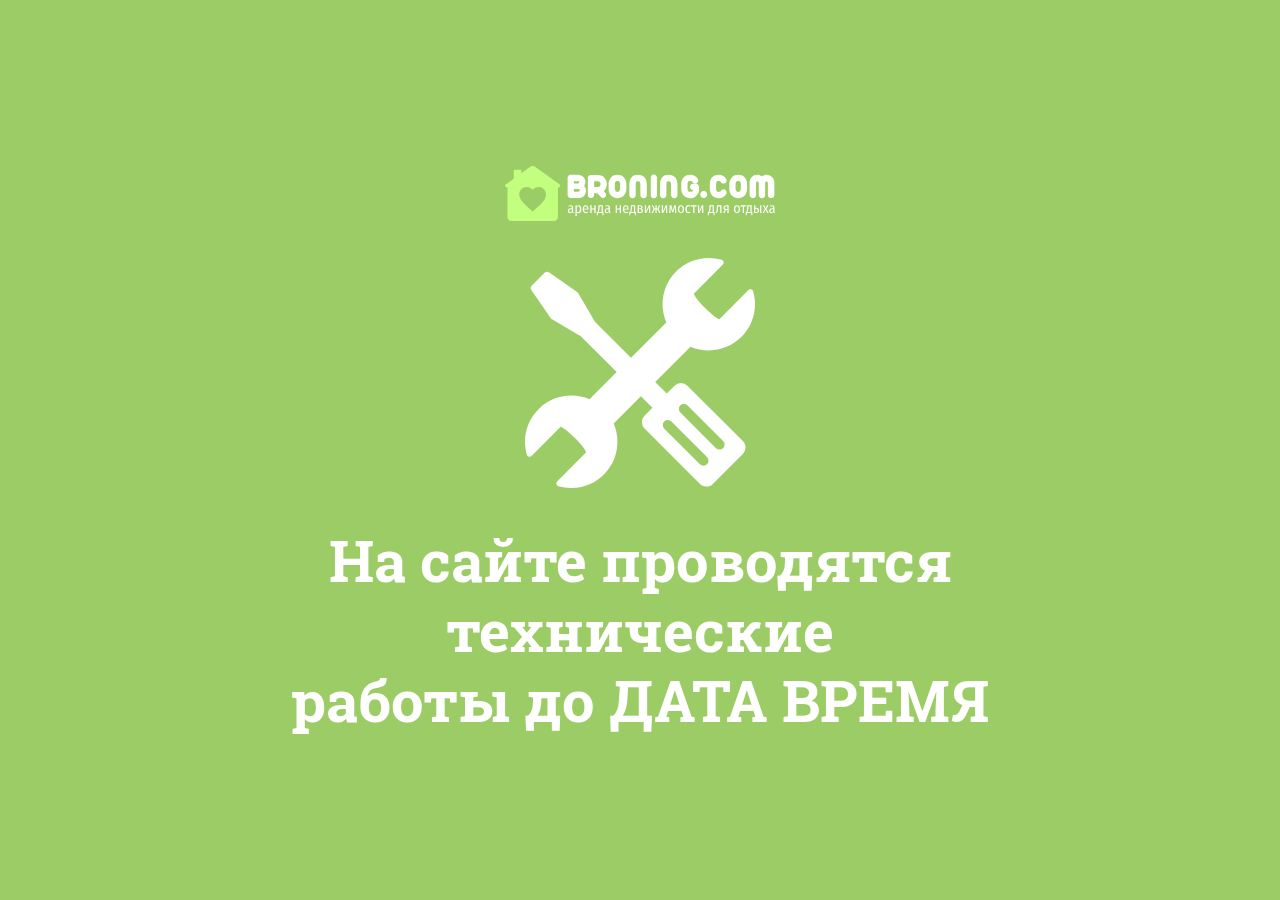
<file: maintence.html>
<!DOCTYPE html>
<html lang="ru">

<head>

	<meta charset="utf-8">

	<title>Title</title>
	<meta name="description" content="">

	<meta http-equiv="X-UA-Compatible" content="IE=edge">
	<meta name="viewport" content="width=device-width, initial-scale=1, maximum-scale=1">

	<meta property="og:image" content="path/to/image.jpg">
	<link rel="shortcut icon" href="img/favicon/favicon.ico" type="image/x-icon">
	<link rel="apple-touch-icon" href="img/favicon/apple-touch-icon.png">
	<link rel="apple-touch-icon" sizes="72x72" href="img/favicon/apple-touch-icon-72x72.png">
	<link rel="apple-touch-icon" sizes="114x114" href="img/favicon/apple-touch-icon-114x114.png">

	<!-- Chrome, Firefox OS and Opera -->
	<meta name="theme-color" content="#000">
	<!-- Windows Phone -->
	<meta name="msapplication-navbutton-color" content="#000">
	<!-- iOS Safari -->
	<meta name="apple-mobile-web-app-status-bar-style" content="#000">

	<style>body { opacity: 0; overflow-x: hidden; } html { background-color: #fff; }</style>

</head>

<body>

	<div class="maintence">
		<a href="/" class="maintence-logo">
			<picture>
			  <source srcset="img/logo-new.svg">
			  <img class="" src="img/logo-new.svg" alt="alt" title="alt">
			</picture>
		</a>
		<picture>
		  <source srcset="img/maintence.svg">
		  <img class="maintence-img" src="img/maintence.png" alt="alt" title="alt">
		</picture>
		<p class="maintence-text">На сайте проводятся технические<br>работы до ДАТА ВРЕМЯ</p>
	</div>


	

	




	<link rel="stylesheet" href="css/main.min.css">
	<script src="js/jquery-3.2.1.min.js"></script>
	<script src="js/scripts.min.js"></script>

</body>
</html>
</file>
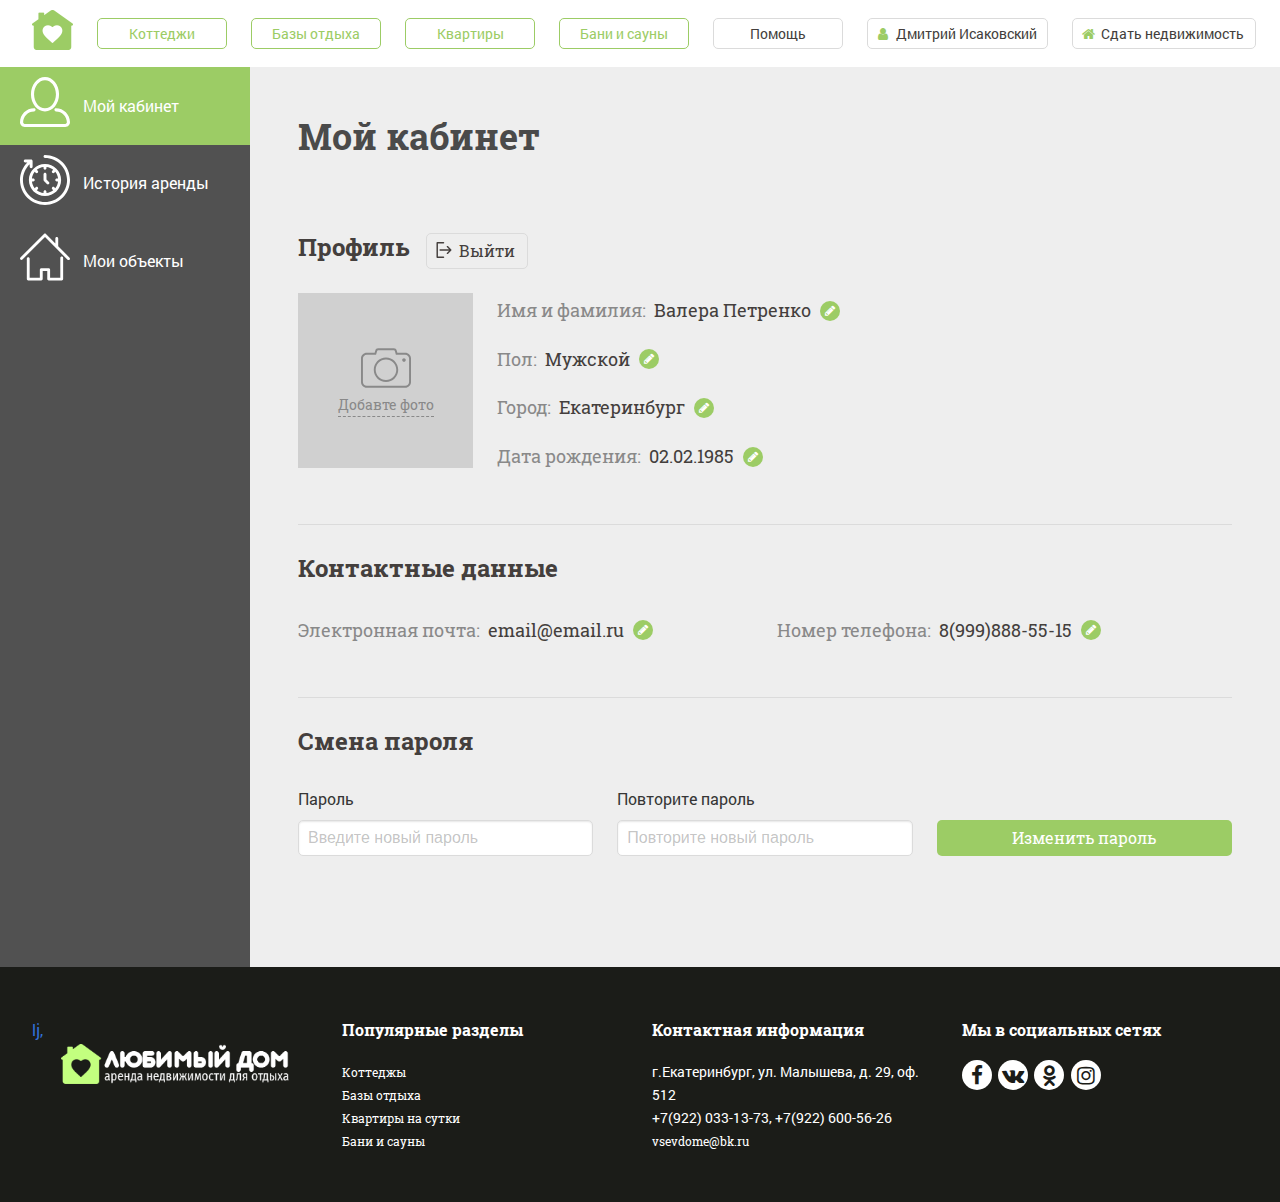
<file: profile.html>
<!DOCTYPE html>
<html lang="ru">
   <head>
      <meta charset="utf-8">
      <title>Title</title>
      <meta name="description" content="">
      <meta http-equiv="X-UA-Compatible" content="IE=edge">
      <meta name="viewport" content="width=device-width, initial-scale=1, maximum-scale=1">
      <meta property="og:image" content="path/to/image.jpg">
      <link rel="shortcut icon" href="img/favicon/favicon.ico" type="image/x-icon">
      <link rel="apple-touch-icon" href="img/favicon/apple-touch-icon.png">
      <link rel="apple-touch-icon" sizes="72x72" href="img/favicon/apple-touch-icon-72x72.png">
      <link rel="apple-touch-icon" sizes="114x114" href="img/favicon/apple-touch-icon-114x114.png">
      <!-- Chrome, Firefox OS and Opera -->
      <meta name="theme-color" content="#000">
      <!-- Windows Phone -->
      <meta name="msapplication-navbutton-color" content="#000">
      <!-- iOS Safari -->
      <meta name="apple-mobile-web-app-status-bar-style" content="#000">
      <style>body { opacity: 0; overflow-x: hidden; } html { background-color: #fff; }</style>
   </head>
   <body>
      <div class="wrapper" id="card-content">
         <header class="page-card-header">
            <div class="container is-fluid">
               <div class="columns is-vcentered">
                  <div class="column is-hidden-mobile">
                     <a href="index.html">
                           <img class="small-logo" src="img/small-logo.png" alt="alt" title="alt">
                     </a>
                  </div>
                  <div class="column is-hidden-tablet">
                     <div class="columns is-touch">
                        <div class="column">
                           <a href="index.html">
                                 <img class="dark-logo" src="img/dark-logo.png" alt="alt" title="alt">
                           </a>
                        </div>
                        <div class="column">
                           <div class="small-buttons">
                              <a href="#" class="button"><span class="icon"><i class="fa fa-user"></i></span></a>
                              <a href="#" class="button"><span class="icon"><i class="fa fa-sign-out"></i></span></a>
                              <a href="#" class="button"><span class="icon"><i class="fa fa-home"></i></span></a>
                           </div>
                        </div>
                     </div>
                  </div>
                  <div class="column">
                     <div class="columns nav-buttons is-touch">
                        <div class="column">
                           <a href="#" class="button">Коттеджи</a>
                        </div>
                        <div class="column">
                           <a href="" class="button">Базы отдыха</a>
                        </div>
                     </div>
                  </div>
                  <div class="column">
                     <div class="columns nav-buttons is-touch">
                        <div class="column">
                           <a href="#" class="button">Квартиры</a>
                        </div>
                        <div class="column">
                           <a href="" class="button">Бани и сауны</a>
                        </div>
                     </div>
                  </div>
                  <div class="column is-visible-tablet-only">
                     <div class="small-buttons">
                        <a href="#" class="button"><span class="icon"><i class="fa fa-user"></i></span></a>
                        <a href="#" class="button"><span class="icon"><i class="fa fa-sign-out"></i></span></a>
                        <a href="#" class="button is-marginless"><span class="icon"><i class="fa fa-home"></i></span></a>
                     </div>
                  </div>
                  <div class="column is-hidden-touch">
                     <div class="reg-buttons">
                        <a href="#" class="button">Помощь</a>
                        <a href="#" class="button">
                        <span class="icon"><i class="fa fa-user"></i></span>
                        <span>Дмитрий Исаковский</span>
                        </a>
                        <a href="#" class="button is-marginless">
                        <span class="icon"><i class="fa fa-home"></i></span>
                        <span>Сдать недвижимость</span>
                        </a>
                     </div>
                  </div>
               </div>
            </div>
         </header>
         <div class="profile-content">
            <aside class="sidebar">
               <ul>
                  <li class="is-active">
                     <a href="#" class="profile-tab_switcher" data-link_to='my-cabinet'>
                        <span>
                           <svg version="1.1" id="Capa_1" xmlns="http://www.w3.org/2000/svg" xmlns:xlink="http://www.w3.org/1999/xlink" x="0px" y="0px"
    viewBox="0 0 32 32" style="enable-background:new 0 0 32 32;" xml:space="preserve">
<g>
   <g id="User">
      <g>
         <path d="M16,22c4.963,0,9-4.936,9-11c0-6.064-4.038-11-9-11c-2.447,0-4.734,1.174-6.438,3.305C7.909,5.37,7,8.104,7,11.001
            C7,17.064,11.037,22,16,22z M16,2.001c3.859,0,7,4.037,7,9c0,4.962-3.141,9-7,9c-3.859,0-7-4.038-7.001-9
            C8.999,6.038,12.14,2.001,16,2.001z M23,20c-0.553,0-1,0.447-1,1s0.447,1,1,1c3.859,0,7,3.141,7,7c0,0.551-0.449,1-1,1H3
            c-0.551,0-1-0.449-1-1c0-3.859,3.141-7,7-7c0.553,0,1-0.447,1-1s-0.447-1-1-1c-4.963,0-9,4.037-9,9c0,1.654,1.346,3,3,3h26
            c1.654,0,3-1.346,3-3C32,24.038,27.963,20,23,20z"/>
      </g>
   </g>
</g>
<g>
</g>
<g>
</g>
<g>
</g>
<g>
</g>
<g>
</g>
<g>
</g>
<g>
</g>
<g>
</g>
<g>
</g>
<g>
</g>
<g>
</g>
<g>
</g>
<g>
</g>
<g>
</g>
<g>
</g>
</svg>
                        </span>
                        Мой кабинет
                     </a>
                  </li>
                  <li>
                     <a href="#" class="profile-tab_switcher" data-link_to='history'>
                        <span>
                           <svg version="1.1" id="Capa_1" xmlns="http://www.w3.org/2000/svg" xmlns:xlink="http://www.w3.org/1999/xlink" x="0px" y="0px"
    viewBox="0 0 512 512" style="enable-background:new 0 0 512 512;" xml:space="preserve">
<g>
   <g>
      <path d="M256,0c-8.284,0-15,6.716-15,15s6.716,15,15,15c124.617,0,226,101.383,226,226S380.617,482,256,482S30,380.617,30,256
         c0-60.357,25.37-118.632,69.017-161.036V121c0,8.284,6.716,15,15,15S129,129.284,129,121V61c0-8.284-6.699-15-14.983-15H53.5
         c-8.284,0-15,6.716-15,15s6.716,14.9,15,14.9h22.012C27.008,124.322,0,189.079,0,256c0,140.74,115.209,256,256,256
         c140.74,0,256-115.209,256-256C512,115.26,396.791,0,256,0z"/>
   </g>
</g>
<g>
   <g>
      <path d="M256,91c-90.975,0-165,74.049-165,165c0,90.981,74.055,165,165,165c90.975,0,165-74.049,165-165
         C421,165.019,346.945,91,256,91z M361.429,340.216l-9.969-9.97c-5.857-5.858-15.355-5.858-21.213,0
         c-5.858,5.858-5.858,15.355,0,21.213l9.97,9.97C320.792,376.976,297,387.274,271,390.162V376c0-8.284-6.716-15-15-15
         s-15,6.716-15,15v14.162c-26-2.888-49.792-13.186-69.216-28.733l9.97-9.97c5.858-5.858,5.858-15.355,0-21.213
         c-5.857-5.858-15.355-5.858-21.213,0l-9.97,9.97C135.024,320.792,124.725,297,121.838,271H136c8.284,0,15-6.716,15-15
         s-6.716-15-15-15h-14.162c2.888-26,13.186-49.792,28.733-69.216l9.97,9.97c5.857,5.858,15.356,5.858,21.213,0
         c5.858-5.858,5.858-15.355,0-21.213l-9.97-9.97C191.208,135.024,215,124.726,241,121.838V136c0,8.284,6.716,15,15,15
         s15-6.716,15-15v-14.162c26,2.888,49.792,13.186,69.216,28.733l-9.97,9.97c-5.858,5.858-5.858,15.355,0,21.213
         c5.857,5.858,15.356,5.858,21.213,0l9.969-9.97C376.976,191.208,387.275,215,390.162,241H376c-8.284,0-15,6.716-15,15
         s6.716,14.9,15,14.9h14.162C387.274,296.9,376.976,320.792,361.429,340.216z"/>
   </g>
</g>
<g>
   <g>
      <path d="M296.607,275.393L271,249.787V196c0-8.284-6.716-15-15-15s-15,6.716-15,15v60c0,3.978,1.581,7.793,4.394,10.606l30,30
         c5.857,5.858,15.356,5.858,21.213,0C302.465,290.748,302.465,281.251,296.607,275.393z"/>
   </g>
</g>
<g>
</g>
<g>
</g>
<g>
</g>
<g>
</g>
<g>
</g>
<g>
</g>
<g>
</g>
<g>
</g>
<g>
</g>
<g>
</g>
<g>
</g>
<g>
</g>
<g>
</g>
<g>
</g>
<g>
</g>
</svg>
                        </span>
                        История аренды
                     </a>
                  </li>
                  <li>
                     <a href="#" class="profile-tab_switcher" data-link_to='objects'>
                        <span>
                           <svg version="1.1" id="Capa_1" xmlns="http://www.w3.org/2000/svg" xmlns:xlink="http://www.w3.org/1999/xlink" x="0px" y="0px"
    viewBox="0 0 611.997 611.998" style="enable-background:new 0 0 611.997 611.998;"
    xml:space="preserve">
<g>
   <g>
      <path d="M511.114,300.251c-9.94,0-17.638,7.663-17.638,17.651v241.105H368.401v-98.453c0-9.236-7.697-17.31-17.002-17.31h-90.435
         c-9.948,0-17.96,8.073-17.96,17.31v98.453h-124.76v-233.1c0-9.306-7.69-17.036-17.638-17.036c-9.298,0-16.995,7.73-16.995,17.036
         v250.752c0,9.305,7.697,17.036,16.995,17.036h160.358c9.298,0,16.995-7.731,16.995-17.036v-98.454h55.801v98.454
         c0,9.305,7.697,17.036,17.639,17.036h159.715c9.299,0,16.995-7.731,16.995-17.036V317.903
         C528.109,307.915,520.413,300.251,511.114,300.251z"/>
      <path d="M607.003,314.003L467.819,174.225V78.919c0-9.921-8.019-17.583-17.96-17.583c-9.305,0-17.001,7.663-17.001,17.583v60.345
         L318.046,23.774c-3.518-3.558-7.697-5.474-11.864-5.474c-4.81,0-8.983,1.984-12.507,5.474L5.361,312.087
         c-6.917,6.91-7.375,17.994,0,24.357c6.411,7.389,17.454,6.91,24.371,0l276.45-275.793l275.807,278.393
         c2.873,2.874,7.054,4.516,12.507,4.516c4.81,0,8.976-1.642,12.507-4.516C613.42,332.613,613.899,320.982,607.003,314.003z"/>
   </g>
</g>
<g>
</g>
<g>
</g>
<g>
</g>
<g>
</g>
<g>
</g>
<g>
</g>
<g>
</g>
<g>
</g>
<g>
</g>
<g>
</g>
<g>
</g>
<g>
</g>
<g>
</g>
<g>
</g>
<g>
</g>
</svg>
                        </span>
                        Мои объекты
                     </a>
                  </li>
               </ul>
            </aside>
            <section class="section">
               <div class="profile-tab is-active" data-tab='my-cabinet'>
                  <div class="columns">
                     <div class="column">
                        <h2 class="h2 section-title">Мой кабинет</h2>
                     </div>
                  </div>
                  <div class="columns">
                     <div class="column is-flex jcsb">
                        <h3 class="h3">Профиль</h3>
                        <a href="#" class="button is-small exit">
                        <span class="icon"><i class="svg-icon"><svg version="1.1" id="Capa_1" xmlns="http://www.w3.org/2000/svg" xmlns:xlink="http://www.w3.org/1999/xlink"
    viewBox="0 0 330 330" style="enable-background:new 0 0 330 330;" xml:space="preserve">
<g>
   <path d="M245.608,84.392c-5.856-5.857-15.355-5.858-21.213-0.001c-5.857,5.858-5.858,15.355,0,21.213L268.789,150H85.002
      c-8.284,0-15,6.716-15,15s6.716,15,15,15h183.785l-44.392,44.392c-5.858,5.858-5.858,15.355,0,21.213
      c2.929,2.929,6.768,4.393,10.607,4.393c3.839,0,7.678-1.464,10.606-4.393l69.998-69.998c5.858-5.857,5.858-15.355,0-21.213
      L245.608,84.392z"/>
   <path d="M155,330c8.284,0,15-6.716,15-15s-6.716-15-15-15H40V30h115c8.284,0,15-6.716,15-15s-6.716-15-15-15H25
      c-8.284,0-15,6.716-15,15v300c0,8.284,6.716,15,15,15H155z"/>
</g>
<g>
</g>
<g>
</g>
<g>
</g>
<g>
</g>
<g>
</g>
<g>
</g>
<g>
</g>
<g>
</g>
<g>
</g>
<g>
</g>
<g>
</g>
<g>
</g>
<g>
</g>
<g>
</g>
<g>
</g>
</svg></i></span>
                        <span>Выйти</span>
                        </a>
                     </div>
                  </div>
                  <div class="columns">
                     <div class="column">
                        <a href="#" class="profile-img no-img">
                           <span class="no-img_icon">
                              <svg version="1.1" id="Capa_1" xmlns="http://www.w3.org/2000/svg" xmlns:xlink="http://www.w3.org/1999/xlink" x="0px" y="0px" viewBox="0 0 333.668 333.668" style="enable-background:new 0 0 333.668 333.668;" xml:space="preserve">
                                 <g>
                                    <path d="M295.101,298.649H38.561C17.295,298.649,0,281.354,0,260.088V103.703c0-21.266,17.295-38.561,38.561-38.561h52.347
                                       l4.582-15.457c1.87-8.458,9.602-14.666,18.696-14.666h105.297c8.837,0,16.658,6.176,18.728,14.743l0.122,0.527l4.177,14.852h52.597
                                       c21.266,0,38.561,17.295,38.561,38.561v156.384C333.662,281.354,316.361,298.649,295.101,298.649z M38.561,77.996
                                       c-14.178,0-25.707,11.53-25.707,25.707v156.384c0,14.178,11.53,25.707,25.707,25.707h256.54c14.178,0,25.707-11.53,25.707-25.707
                                       V103.703c0-14.178-11.53-25.707-25.707-25.707h-62.327l-7.037-25.097c-0.649-2.918-3.278-5.032-6.26-5.032H114.179
                                       c-3.027,0-5.598,2.069-6.26,5.039l-7.429,25.09H38.561z M166.841,259.798c-44.981,0-81.576-36.588-81.576-81.563
                                       c0-44.981,36.594-81.569,81.576-81.569c44.969,0,81.557,36.594,81.557,81.569C248.397,223.204,211.809,259.798,166.841,259.798z
                                       M166.841,109.513c-37.893,0-68.722,30.823-68.722,68.716s30.83,68.709,68.722,68.709c37.886,0,68.703-30.823,68.703-68.709
                                       C235.543,140.336,204.72,109.513,166.841,109.513z M286.804,101.852c-6.555,0-11.858,5.315-11.858,11.858
                                       c0,6.549,5.302,11.857,11.858,11.857c6.549,0,11.851-5.309,11.851-11.857C298.649,107.167,293.346,101.852,286.804,101.852z"/>
                                 </g>
                                 <g>
                                 </g>
                                 <g>
                                 </g>
                                 <g>
                                 </g>
                                 <g>
                                 </g>
                                 <g>
                                 </g>
                                 <g>
                                 </g>
                                 <g>
                                 </g>
                                 <g>
                                 </g>
                                 <g>
                                 </g>
                                 <g>
                                 </g>
                                 <g>
                                 </g>
                                 <g>
                                 </g>
                                 <g>
                                 </g>
                                 <g>
                                 </g>
                                 <g>
                                 </g>
                              </svg>
                           </span>
                           <span>Добавте фото</span>
                        </a>
                     </div>
                     <div class="column is-12">
                        <div class="profile-item is-flex-tablet field-profile-name">
                           <div class="name_block is-active">
                              <span class="profile-item_title">Имя и фамилия: &nbsp;</span>
                              <span class="profile-item_value  js-value">Валера Петренко</span>
                              <span class="profile-item_edit">
                                 <span class="icon">
                                    <i class="fa fa-pencil js-show_input"></i>
                                 </span>
                              </span>
                           </div> 
                           <div class="input_block">
                              <input type="text" id="profile-name" placeholder="Введите Ваше имя" class="form-control input with-error" name="Profile[name]" value="">
                              <span class="js-send_field button is-primary">
                                 <i class="icon">
                                    <img src="img/tick.svg" alt="submit">
                                 </i>
                              </span>
                              <span class="profile-item_error js-error"></span>
                           </div>
                        </div>
                        <div class="profile-item is-flex-tablet js-field_row field-profile-gender">
                           <div class="name_block is-active">
                              <span class="profile-item_title">Пол: &nbsp;</span>
                              <span class="profile-item_value js-value">Мужской</span>
                              <span class="profile-item_edit">
                                 <span class="icon">
                                    <i class="fa fa-pencil js-show_input"></i>
                                 </span>
                              </span>
                           </div> 
                           <div class="input_block">
                              <span class="profile-item_title">Пол: &nbsp;</span>
                             
                              <div class="gender-radio">
                                 <input type="radio" checked="checked" class="radio-gender" id="male" name="gender">
                                 <label for="male" class="radio-gender_label mr-7">Мужской</label>
                              </div>
                              
                              <div class="gender-radio">
                                 <input type="radio" class="radio-gender" id="female" name="gender">
                                 <label for="female" class="radio-gender_label">Женский</label>
                              </div>

                              <span class="js-send_field button is-primary">
                                 <i class="icon">
                                    <img src="img/tick.svg" alt="submit">
                                 </i>
                              </span>
                              <span class="profile-item_error js-error"></span>
                           </div>
                        </div>
                        <div class="profile-item is-flex-tablet js-field_row field-profile-city">
                           <div class="name_block is-active">
                              <span class="profile-item_title">Город: &nbsp;</span>
                              <span class="profile-item_value  js-value">Екатеринбург</span>
                              <span class="profile-item_edit">
                                 <span class="icon">
                                    <i class="fa fa-pencil js-show_input"></i>
                                 </span>
                              </span>
                           </div> 
                           <div class="input_block">
                              <input type="text" id="profile-city" placeholder="Введите Ваш город" class="form-control input" name="Profile[name]" value="">
                              <span class="js-send_field button is-primary">
                                 <i class="icon">
                                    <img src="img/tick.svg" alt="submit">
                                 </i>
                              </span>
                              <span class="profile-item_error js-error"></span>
                           </div>
                        </div>
                        <div class="profile-item is-flex-tablet js-field_row field-profile-date">
                           <div class="name_block is-active">
                              <span class="profile-item_title">Дата рождения: &nbsp;</span>
                              <span class="profile-item_value  js-value">02.02.1985</span>
                              <span class="profile-item_edit">
                                 <span class="icon">
                                    <i class="fa fa-pencil js-show_input"></i>
                                 </span>
                              </span>
                           </div> 
                           <div class="input_block">
                              <span class="profile-item_title">Дата рождения: &nbsp;</span>
                              <input type="text" id="profile-date" placeholder="__ . __ . ____" class="form-control input datepicker-here" name="Profile[name]" value="" data-range="false" data-position="bottom left">
                              <span class="js-send_field button is-primary">
                                 <i class="icon">
                                    <img src="img/tick.svg" alt="submit">
                                 </i>
                              </span>
                              <span class="profile-item_error js-error"></span>
                           </div>
                        </div>
                     </div>
                  </div>
                  <hr>
                  <div class="columns">
                     <div class="column is-flex-desktop">
                        <p>
                        <h3 class="h3">Контактные данные</h3>
                        </p>
                     </div>
                  </div>
                  <div class="columns big-items">
                     <div class="column is-6">
                        <div class="profile-item is-flex-desktop js-field_row field-profile-mail">
                           <div class="name_block is-active">
                              <span class="profile-item_title">Электронная почта: &nbsp;</span>
                              <span class="profile-item_value  js-value">email@email.ru</span>
                              <span class="profile-item_edit">
                                 <span class="icon">
                                    <i class="fa fa-pencil js-show_input"></i>
                                 </span>
                              </span>
                           </div> 
                           <div class="input_block">
                              <input type="text" id="profile-mail" placeholder="Введите Ваш email" class="form-control input" name="Profile[name]" value="">
                              <span class="js-send_field button is-primary">
                                 <i class="icon">
                                    <img src="img/tick.svg" alt="submit">
                                 </i>
                              </span>
                              <span class="profile-item_error js-error"></span>
                           </div>
                        </div>
                     </div>
                     <div class="column is-6">
                        <div class="profile-item is-flex-desktop js-field_row field-profile-phone">
                           <div class="name_block is-active">
                              <span class="profile-item_title">Номер телефона: &nbsp;</span>
                              <span class="profile-item_value  js-value">8(999)888-55-15</span>
                              <span class="profile-item_edit">
                                 <span class="icon">
                                    <i class="fa fa-pencil js-show_input"></i>
                                 </span>
                              </span>
                           </div> 
                           <div class="input_block">
                              <input type="text" id="profile-phone" placeholder="Введите Ваш телефон" class="form-control input" name="Profile[name]" value="">
                              <span class="js-send_field button is-primary">
                                 <i class="icon">
                                    <img src="img/tick.svg" alt="submit">
                                 </i>
                              </span>
                              <span class="profile-item_error js-error"></span>
                           </div>
                        </div>
                     </div>
                  </div>
                  <hr>
                  <div class="columns">
                     <div class="column">
                        <p>
                        <h3 class="h3">Смена пароля</h3>
                        </p>
                     </div>
                  </div>
                  <div class="columns">
                     <div class="column">
                        <div class="field">
                           <label class="label">Пароль</label>
                           <div class="control">
                              <input class="input" type="text" placeholder="Введите новый пароль">
                           </div>
                        </div>
                     </div>
                     <div class="column">
                        <div class="field">
                           <label class="label">Повторите пароль</label>
                           <div class="control">
                              <input class="input" type="text" placeholder="Повторите новый пароль">
                           </div>
                        </div>
                     </div>
                     <div class="column">
                        <div class="field">
                           <label class="label op0">1</label>
                           <div class="control">
                              <input class="button is-primary is-fullwidth" type="submit" value="Изменить пароль">
                           </div>
                        </div>
                     </div>
                  </div>
               </div>
               <div class="profile-tab" data-tab='history'>
                  <div class="columns">
                     <div class="column">
                        <h2 class="h2 section-title">История аренды</h2>
                     </div>
                  </div>
                  <div class="columns">
                     <div class="column">
                        <div class="history-table">
                           <div class="row header">
                              <div class="cell">
                                 Название объекта
                              </div>
                              <div class="cell">
                                 Даты аренды
                              </div>
                              <div class="cell">
                                 Стоимость аренды
                              </div>
                           </div>
                           <div class="row">
                              <div class="cell">
                                 <div class="with-review-btn">
                                    <a href="#" class="history-link">
                                    выаыв
                                    </a>
                                 </div>
                              </div>
                              <div class="cell">
                                 <p>05.05.2017-20.05.2017</p>
                              </div>
                              <div class="cell">
                                 <p>15 000 рублей</p>
                              </div>
                           </div>
                           <div class="row">
                              <div class="cell" colspan="3">
                                 <form action="#" class="form">
                                    <h4 class="h4 popup-review-subtitle">Оценки</h4>
                                    <div class="columns">
                                       <div class="column">
                                          <div class="rating-item">
                                             <span class="rating-item_title">
                                                Соответствие фото
                                             </span>
                                             <span>
                                                <ul class="rating-stars is-add" data-rating=2>
                                                   <li><span class="i fa fa-star"></span></li>
                                                   <li><span class="i fa fa-star"></span></li>
                                                   <li><span class="i fa fa-star"></span></li>
                                                   <li><span class="i fa fa-star"></span></li>
                                                   <li><span class="i fa fa-star"></span></li>
                                                </ul>
                                             </span>
                                          </div>
                                          <div class="rating-item">
                                             <span class="rating-item_title">
                                                Комфорт
                                             </span>
                                             <span>
                                                <ul class="rating-stars is-add" data-rating=2>
                                                   <li><span class="i fa fa-star"></span></li>
                                                   <li><span class="i fa fa-star"></span></li>
                                                   <li><span class="i fa fa-star"></span></li>
                                                   <li><span class="i fa fa-star"></span></li>
                                                   <li><span class="i fa fa-star"></span></li>
                                                </ul>
                                             </span>
                                          </div>
                                          <div class="rating-item">
                                             <span class="rating-item_title">
                                                Чистота
                                             </span>
                                             <span>
                                                <ul class="rating-stars is-add" data-rating=0>
                                                   <li><span class="i fa fa-star"></span></li>
                                                   <li><span class="i fa fa-star"></span></li>
                                                   <li><span class="i fa fa-star"></span></li>
                                                   <li><span class="i fa fa-star"></span></li>
                                                   <li><span class="i fa fa-star"></span></li>
                                                </ul>
                                             </span>
                                          </div>
                                       </div>
                                       <div class="column">
                                          <div class="rating-item">
                                             <span class="rating-item_title">
                                                Соответствие фото
                                             </span>
                                             <span>
                                                <ul class="rating-stars is-add" data-rating=2>
                                                   <li><span class="i fa fa-star"></span></li>
                                                   <li><span class="i fa fa-star"></span></li>
                                                   <li><span class="i fa fa-star"></span></li>
                                                   <li><span class="i fa fa-star"></span></li>
                                                   <li><span class="i fa fa-star"></span></li>
                                                </ul>
                                             </span>
                                          </div>
                                          <div class="rating-item">
                                             <span class="rating-item_title">
                                                Комфорт
                                             </span>
                                             <span>
                                                <ul class="rating-stars is-add" data-rating=2>
                                                   <li><span class="i fa fa-star"></span></li>
                                                   <li><span class="i fa fa-star"></span></li>
                                                   <li><span class="i fa fa-star"></span></li>
                                                   <li><span class="i fa fa-star"></span></li>
                                                   <li><span class="i fa fa-star"></span></li>
                                                </ul>
                                             </span>
                                          </div>
                                       </div>
                                    </div>
                                    <h4 class="h4 popup-review-subtitle">Текст отзыва</h4>
                                    <textarea name="review-text" id="" cols="30" rows="10" class="textarea">
                                    </textarea>
                                    <button type="submit" class="button submit-button is-primary">Добавить отзыв</button>
                                 </form>
                              </div>
                           </div>
                           <div class="row">
                             <div class="cell">
                                 <div class="with-review-btn">
                                    <a href="#" class="history-link">
                                    Однокомнатная квартира, улица Просвещения, г.Екатеринбург
                                    </a>
                                    <a href="#add-review-popup" class="button review-btn open-popup-link">Добавить отзыв</a>
                                 </div>
                              </div>
                              <div class="cell">
                                 <p>05.05.2017-20.05.2017</p>
                              </div>
                              <div class="cell">
                                 <p>15 000 рублей</p>
                              </div>
                           </div>
                           <div class="row">
                              <div class="cell">
                                 <div class="with-review-btn">
                                    <a href="#" class="history-link">
                                    Однокомнатная квартира, улица Просвещения, г.Екатеринбург
                                    </a>
                                    <a href="#add-review-popup" class="button review-btn open-popup-link">Добавить отзыв</a>
                                 </div>
                              </div>
                              <div class="cell">
                                 <p>05.05.2017-20.05.2017</p>
                              </div>
                              <div class="cell">
                                 <p>15 000 рублей</p>
                              </div>
                           </div>
                           <div class="row">
                              <div class="cell">
                                 <div class="with-review-btn">
                                    <a href="#" class="history-link">
                                    Однокомнатная квартира, улица Просвещения, г.Екатеринбург
                                    </a>
                                    <a href="#add-review-popup" class="button review-btn open-popup-link ">Добавить отзыв</a>
                                 </div>
                              </div>
                              <div class="cell">
                                 <p>05.05.2017-20.05.2017</p>
                              </div>
                              <div class="cell">
                                 <p>15 000 рублей</p>
                              </div>
                           </div>
                        </div>
                     </div>
                  </div>
               </div>
               <div class="profile-tab" data-tab='objects'>
                  <div class="columns">
                     <div class="column">
                        <h2 class="h2 section-title">Мои объекты</h2>
                     </div>
                  </div>
                  <div class="objects">
                     <div class="objects_item">
                        <a href="#" class="history-img no-img">
                           <span class="no-img_icon">
                              <svg version="1.1" id="Capa_1" xmlns="http://www.w3.org/2000/svg" xmlns:xlink="http://www.w3.org/1999/xlink" x="0px" y="0px"
                                 viewBox="0 0 31.059 31.059" style="enable-background:new 0 0 31.059 31.059;" xml:space="preserve">
                                 <g>
                                    <g>
                                       <path d="M15.529,31.059C6.966,31.059,0,24.092,0,15.529C0,6.966,6.966,0,15.529,0
                                          c8.563,0,15.529,6.966,15.529,15.529C31.059,24.092,24.092,31.059,15.529,31.059z M15.529,1.774
                                          c-7.585,0-13.755,6.171-13.755,13.755s6.17,13.754,13.755,13.754c7.584,0,13.754-6.17,13.754-13.754S23.113,1.774,15.529,1.774z"
                                          />
                                    </g>
                                    <g>
                                       <path d="M21.652,16.416H9.406c-0.49,0-0.888-0.396-0.888-0.887c0-0.49,0.397-0.888,0.888-0.888h12.246
                                          c0.49,0,0.887,0.398,0.887,0.888C22.539,16.02,22.143,16.416,21.652,16.416z"/>
                                    </g>
                                    <g>
                                       <path d="M15.529,22.539c-0.49,0-0.888-0.397-0.888-0.887V9.406c0-0.49,0.398-0.888,0.888-0.888
                                          c0.49,0,0.887,0.398,0.887,0.888v12.246C16.416,22.143,16.02,22.539,15.529,22.539z"/>
                                    </g>
                                 </g>
                                 <g></g>
                                 <g></g>
                                 <g></g>
                                 <g></g>
                                 <g></g>
                                 <g></g>
                                 <g></g>
                                 <g></g>
                                 <g></g>
                                 <g></g>
                                 <g></g>
                                 <g></g>
                                 <g></g>
                                 <g></g>
                                 <g></g>
                              </svg>
                           </span>
                           <span>Добавить объект</span>
                        </a>
                     </div>
                     <div class="objects_item">
                        <div class="history-img" style="background-image: url(img/history1.jpg);">
                           <h3 class="history-img_title">
                              Баня и беседка в п. Новосибирский
                           </h3>
                           <a href="#" class="history-img_remove">Удалить объект</a>
                        </div>
                     </div>
                     <div class="objects_item">
                        <div class="history-img" style="background-image: url(img/history1.jpg);">
                        	<h3 class="history-img_title">
                        		Баня и беседка в п. Новосибирский
                        	</h3>
                        	<a href="#" class="history-img_remove">Удалить объект</a>
                        </div>
                     </div>
                     <div class="objects_item">
                        <div class="history-img" style="background-image: url(img/history1.jpg);">
                           <h3 class="history-img_title">
                              Баня и беседка в п. Новосибирский
                           </h3>
                           <a href="#" class="history-img_remove">Удалить объект</a>
                        </div>
                     </div>
                     <div class="objects_item">
                        <div class="history-img" style="background-image: url(img/history1.jpg);">
                           <h3 class="history-img_title">
                              Баня и беседка в п. Новосибирский
                           </h3>
                           <a href="#" class="history-img_remove">Удалить объект</a>
                        </div>
                     </div>
                     <div class="objects_item">
                        <div class="history-img" style="background-image: url(img/history1.jpg);">
                        	<h3 class="history-img_title">
                        		Баня и беседка в п. Новосибирский
                        	</h3>
                        	<a href="#" class="history-img_remove">Удалить объект</a>
                        </div>
                     </div>
                  </div>
               </div>
            </section>
         </div>
         <footer class="main-footer">
            <div class="container is-fluid">
               <div class="columns">
                  <div class="column">
                     <a href="index.html">lj,
                           <img class="footer-logo" src="img/logo.png" alt="Logo" title="Logo">
                     </a>
                  </div>
                  <div class="column">
                     <h4 class="footer-menu_title">
                        Популярные разделы
                     </h4>
                     <ul class="footer-menu_list">
                        <li><a href="#">Коттеджы</a></li>
                        <li><a href="#">Базы отдыха</a></li>
                        <li><a href="#">Квартиры на сутки</a></li>
                        <li><a href="#">Бани и сауны</a></li>
                     </ul>
                  </div>
                  <div class="column">
                     <h4 class="footer-menu_title">
                        Контактная информация
                     </h4>
                     <ul class="footer-menu_list">
                        <li>г.Екатеринбург, ул. Малышева, д. 29, оф. 512</li>
                        <li>+7(922) 033-13-73, +7(922) 600-56-26</li>
                        <li><a href="mailto:vsevdome@bk.ru">vsevdome@bk.ru</a></li>
                     </ul>
                  </div>
                  <div class="column">
                     <h4 class="footer-menu_title">
                        Мы в социальных сетях
                     </h4>
                     <div class="socials">
                        <a href="#"><i class="fa fa-facebook"></i></a>
                        <a href="#"><i class="fa fa-vk"></i></a>
                        <a href="#"><i class="fa fa-odnoklassniki"></i></a>
                        <a href="#"><i class="fa fa-instagram"></i></a>
                     </div>
                  </div>
               </div>
            </div>
         </footer>
      </div>

      <!-- <form action="#" class="form">
         <h4 class="h4 popup-review-subtitle">Оценки</h4>
         <div class="columns">
            <div class="column">
               <div class="rating-item">
                  <span class="rating-item_title">
                     Соответствие фото
                  </span>
                  <span>
                     <ul class="rating-stars is-add" data-rating=2>
                        <li><span class="i fa fa-star"></span></li>
                        <li><span class="i fa fa-star"></span></li>
                        <li><span class="i fa fa-star"></span></li>
                        <li><span class="i fa fa-star"></span></li>
                        <li><span class="i fa fa-star"></span></li>
                     </ul>
                  </span>
               </div>
               <div class="rating-item">
                  <span class="rating-item_title">
                     Комфорт
                  </span>
                  <span>
                     <ul class="rating-stars is-add" data-rating=2>
                        <li><span class="i fa fa-star"></span></li>
                        <li><span class="i fa fa-star"></span></li>
                        <li><span class="i fa fa-star"></span></li>
                        <li><span class="i fa fa-star"></span></li>
                        <li><span class="i fa fa-star"></span></li>
                     </ul>
                  </span>
               </div>
               <div class="rating-item">
                  <span class="rating-item_title">
                     Чистота
                  </span>
                  <span>
                     <ul class="rating-stars is-add" data-rating=0>
                        <li><span class="i fa fa-star"></span></li>
                        <li><span class="i fa fa-star"></span></li>
                        <li><span class="i fa fa-star"></span></li>
                        <li><span class="i fa fa-star"></span></li>
                        <li><span class="i fa fa-star"></span></li>
                     </ul>
                  </span>
               </div>
            </div>
            <div class="column">
               <div class="rating-item">
                  <span class="rating-item_title">
                     Соответствие фото
                  </span>
                  <span>
                     <ul class="rating-stars is-add" data-rating=2>
                        <li><span class="i fa fa-star"></span></li>
                        <li><span class="i fa fa-star"></span></li>
                        <li><span class="i fa fa-star"></span></li>
                        <li><span class="i fa fa-star"></span></li>
                        <li><span class="i fa fa-star"></span></li>
                     </ul>
                  </span>
               </div>
               <div class="rating-item">
                  <span class="rating-item_title">
                     Комфорт
                  </span>
                  <span>
                     <ul class="rating-stars is-add" data-rating=2>
                        <li><span class="i fa fa-star"></span></li>
                        <li><span class="i fa fa-star"></span></li>
                        <li><span class="i fa fa-star"></span></li>
                        <li><span class="i fa fa-star"></span></li>
                        <li><span class="i fa fa-star"></span></li>
                     </ul>
                  </span>
               </div>
            </div>
         </div>
         <h4 class="h4 popup-review-subtitle">Текст отзыва</h4>
         <textarea name="review-text" id="" cols="30" rows="10" class="textarea">
         </textarea>
         <button type="submit" class="button submit-button is-primary">Добавить отзыв</button>
      </form> -->

        <div id="add-review-popup" class="popup mfp-hide">
   <div class="popup-title">
      <h3 class="h3">Добавление отзыва</h3>
   </div>
      </div>

      <link rel="stylesheet" href="css/main.min.css">
                           <script src="js/jquery-3.2.1.min.js"></script>
                           <script src="js/scripts.min.js"></script>
   </body>
</html>
</file>
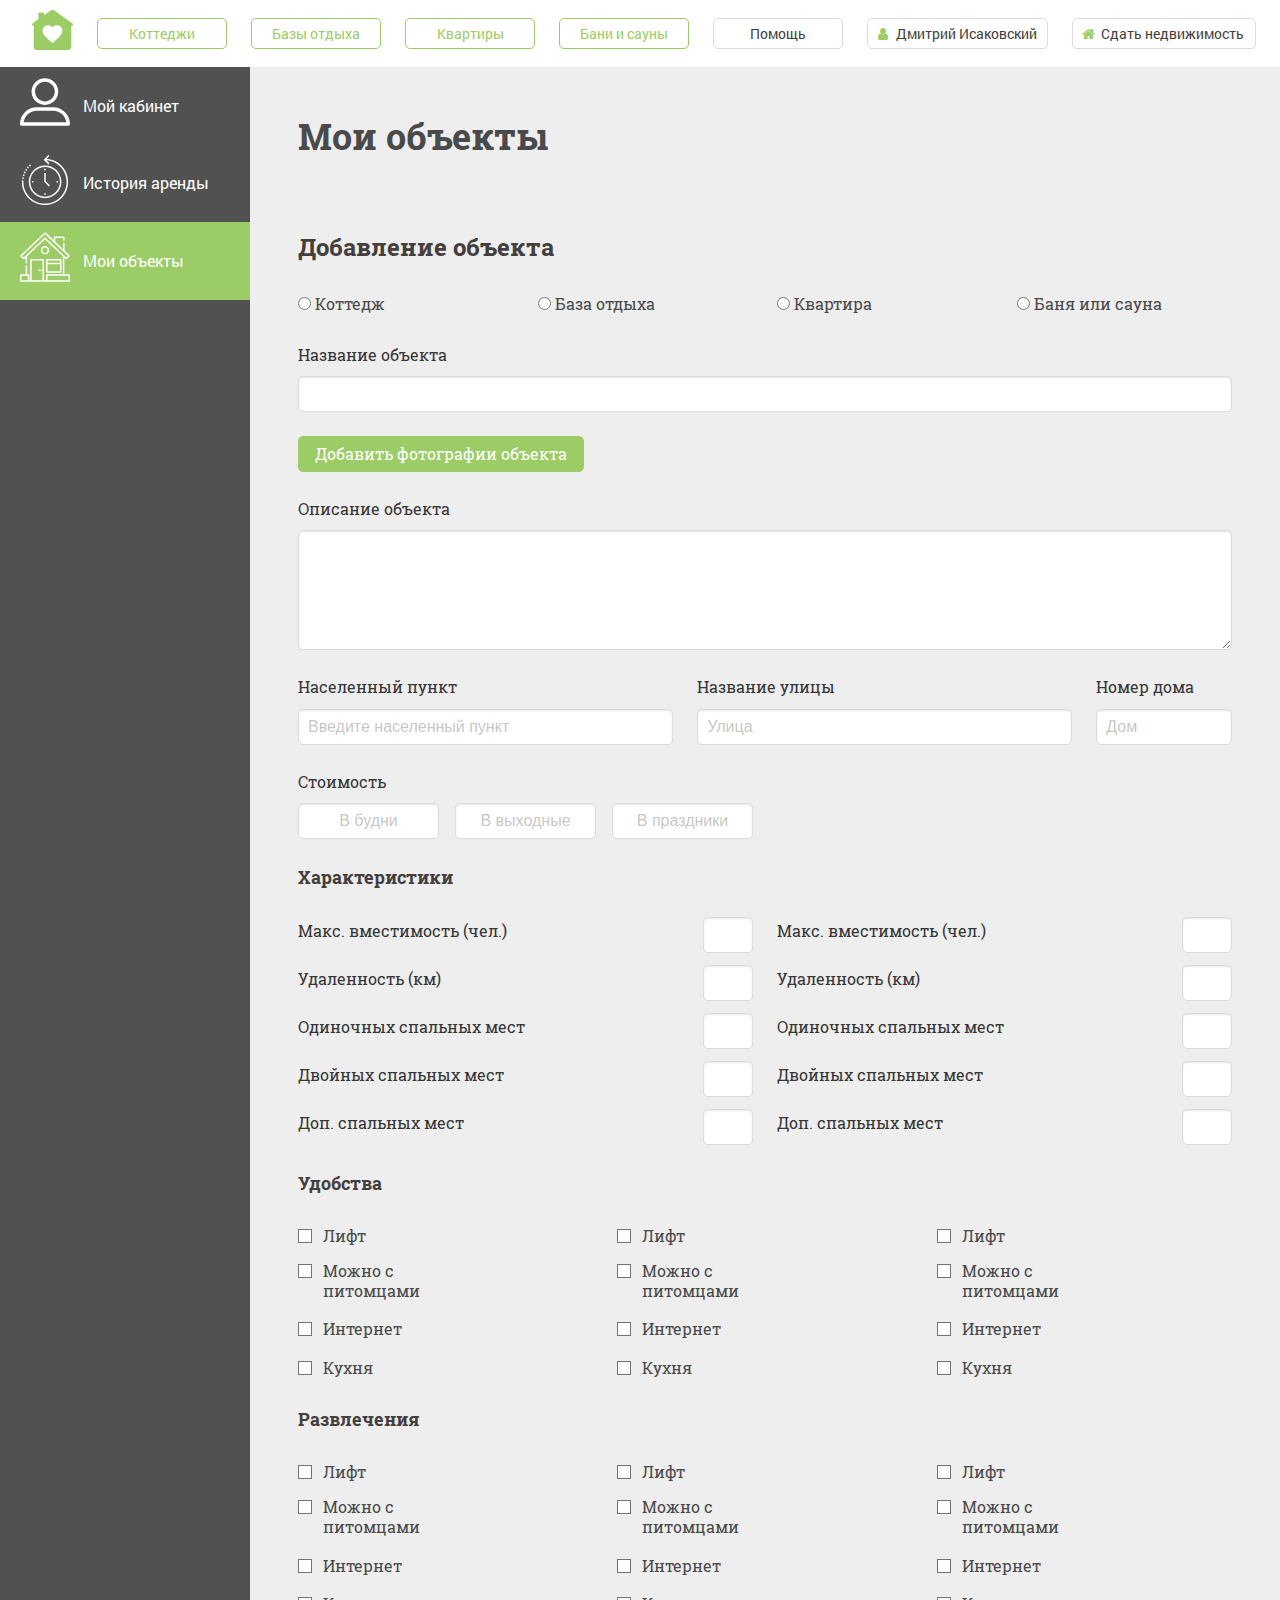
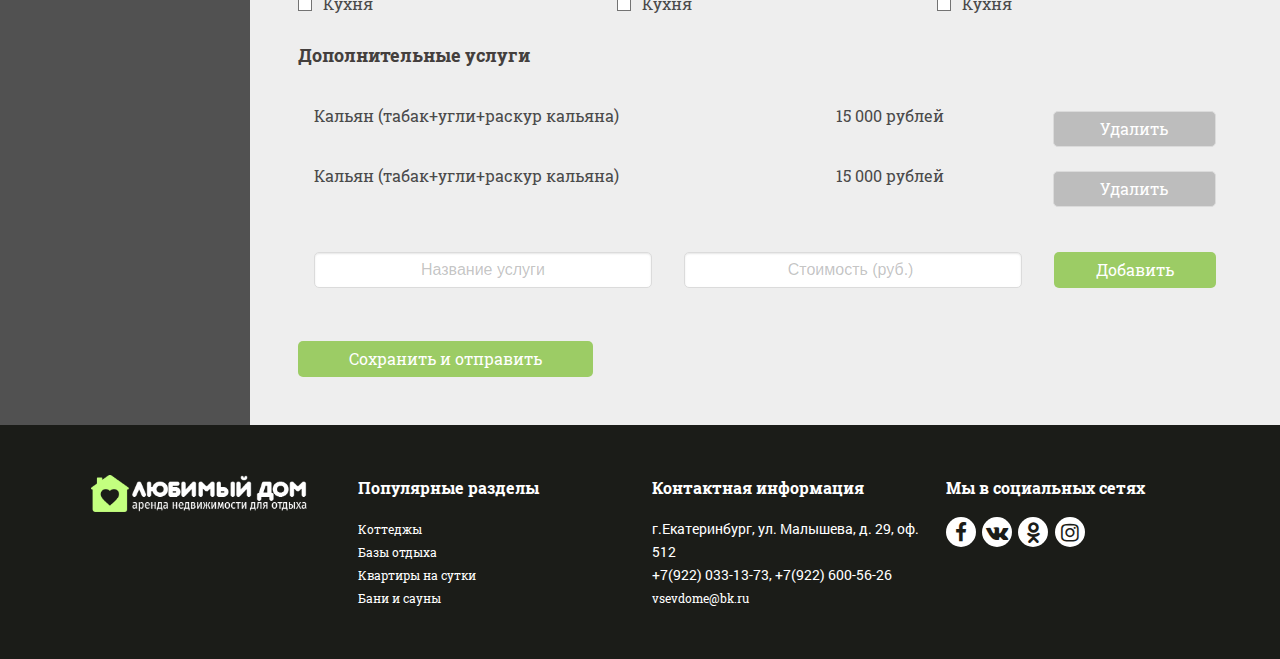
<file: profile_add.html>
<!DOCTYPE html>
<html lang="ru">
   <head>
      <meta charset="utf-8">
      <title>Title</title>
      <meta name="description" content="">
      <meta http-equiv="X-UA-Compatible" content="IE=edge">
      <meta name="viewport" content="width=device-width, initial-scale=1, maximum-scale=1">
      <meta property="og:image" content="path/to/image.jpg">
      <link rel="shortcut icon" href="img/favicon/favicon.ico" type="image/x-icon">
      <link rel="apple-touch-icon" href="img/favicon/apple-touch-icon.png">
      <link rel="apple-touch-icon" sizes="72x72" href="img/favicon/apple-touch-icon-72x72.png">
      <link rel="apple-touch-icon" sizes="114x114" href="img/favicon/apple-touch-icon-114x114.png">
      <!-- Chrome, Firefox OS and Opera -->
      <meta name="theme-color" content="#000">
      <!-- Windows Phone -->
      <meta name="msapplication-navbutton-color" content="#000">
      <!-- iOS Safari -->
      <meta name="apple-mobile-web-app-status-bar-style" content="#000">
      <style>body { opacity: 0; overflow-x: hidden; } html { background-color: #fff; }</style>
   </head>
   <body>
      <div class="wrapper" id="card-content">
         <header class="page-card-header">
            <div class="container is-fluid   ">
               <div class="columns is-vcentered">
                  <div class="column is-hidden-mobile">
                     <a href="index.html">
                           <img class="small-logo" src="img/small-logo.png" alt="alt" title="alt">
                     </a>
                  </div>
                  <div class="column is-hidden-tablet">
                     <div class="columns is-touch">
                        <div class="column">
                           <a href="index.html">
                              <picture>
                                 <source srcset="img/dark-logo.svg">
                                 <img class="dark-logo" src="img/dark-logo.png" alt="alt" title="alt">
                              </picture>
                           </a>
                        </div>
                        <div class="column">
                           <div class="small-buttons">
                              <a href="#" class="button"><span class="icon"><i class="fa fa-user"></i></span></a>
                              <a href="#" class="button"><span class="icon"><i class="fa fa-sign-out"></i></span></a>
                              <a href="#" class="button"><span class="icon"><i class="fa fa-home"></i></span></a>
                           </div>
                        </div>
                     </div>
                  </div>
                  <div class="column">
                     <div class="columns nav-buttons is-touch">
                        <div class="column">
                           <a href="#" class="button">Коттеджи</a>
                        </div>
                        <div class="column">
                           <a href="" class="button">Базы отдыха</a>
                        </div>
                     </div>
                  </div>
                  <div class="column">
                     <div class="columns nav-buttons is-touch">
                        <div class="column">
                           <a href="#" class="button">Квартиры</a>
                        </div>
                        <div class="column">
                           <a href="" class="button">Бани и сауны</a>
                        </div>
                     </div>
                  </div>
                  <div class="column is-visible-tablet-only">
                     <div class="small-buttons">
                        <a href="#" class="button"><span class="icon"><i class="fa fa-user"></i></span></a>
                        <a href="#" class="button"><span class="icon"><i class="fa fa-sign-out"></i></span></a>
                        <a href="#" class="button is-marginless"><span class="icon"><i class="fa fa-home"></i></span></a>
                     </div>
                  </div>
                  <div class="column is-hidden-touch">
                     <div class="reg-buttons">
                        <a href="#" class="button">Помощь</a>
                        <a href="#" class="button">
                        <span class="icon"><i class="fa fa-user"></i></span>
                        <span>Дмитрий Исаковский</span>
                        </a>
                        <a href="#" class="button is-marginless">
                        <span class="icon"><i class="fa fa-home"></i></span>
                        <span>Сдать недвижимость</span>
                        </a>
                     </div>
                  </div>
               </div>
            </div>
         </header>
         <div class="profile-content">
            <aside class="sidebar">
               <ul>
                  <li>
                     <a href="#" class="profile-tab_switcher" data-link_to="my-cabinet">
                        <span>
                           <svg version="1.1" id="Capa_1" xmlns="http://www.w3.org/2000/svg" xmlns:xlink="http://www.w3.org/1999/xlink" x="0px" y="0px"
                              viewBox="0 0 563.43 563.43" style="enable-background:new 0 0 563.43 563.43;" xml:space="preserve">
                              <path d="M280.79,314.559c83.266,0,150.803-67.538,150.803-150.803S364.055,13.415,280.79,13.415S129.987,80.953,129.987,163.756
                                 S197.524,314.559,280.79,314.559z M280.79,52.735c61.061,0,111.021,49.959,111.021,111.021S341.851,274.776,280.79,274.776
                                 s-111.021-49.959-111.021-111.021S219.728,52.735,280.79,52.735z"/>
                              <path d="M19.891,550.015h523.648c11.102,0,19.891-8.789,19.891-19.891c0-104.082-84.653-189.198-189.198-189.198H189.198
                                 C85.116,340.926,0,425.579,0,530.124C0,541.226,8.789,550.015,19.891,550.015z M189.198,380.708h185.034
                                 c75.864,0,138.313,56.436,148.028,129.524H41.17C50.884,437.607,113.334,380.708,189.198,380.708z"/>
                              <g></g>
                              <g></g>
                              <g></g>
                              <g></g>
                              <g></g>
                              <g></g>
                              <g></g>
                              <g></g>
                              <g></g>
                              <g></g>
                              <g></g>
                              <g></g>
                              <g></g>
                              <g></g>
                              <g></g>
                           </svg>
                        </span>
                        Мой кабинет
                     </a>
                  </li>
                  <li>
                     <a href="#" class="profile-tab_switcher" data-link_to="history">
                        <span>
                           <svg version="1.1" id="Capa_1" xmlns="http://www.w3.org/2000/svg" xmlns:xlink="http://www.w3.org/1999/xlink" x="0px" y="0px"
                              viewBox="0 0 512.001 512.001" style="enable-background:new 0 0 512.001 512.001;" xml:space="preserve">
                              <g>
                                 <g>
                                    <path d="M423.243,108.24c-40.719-40.719-93.671-64.753-150.568-68.69l28.76-28.761L290.646,0l-48.12,48.12l48.12,48.12
                                       l10.789-10.789l-30.726-30.726c115.169,7.597,206.549,103.699,206.549,220.758c0,122.002-99.256,221.258-221.258,221.258
                                       S34.742,397.486,34.742,275.483c0-4.907,0.163-9.869,0.483-14.745l-15.227-1.001c-0.342,5.209-0.516,10.507-0.516,15.746
                                       c0,63.176,24.602,122.571,69.275,167.243c44.673,44.672,104.067,69.275,167.243,69.275s122.571-24.602,167.243-69.275
                                       c44.672-44.673,69.275-104.067,69.275-167.243S467.916,152.911,423.243,108.24z"/>
                                 </g>
                              </g>
                              <g>
                                 <g>
                                    <path d="M60.777,141.921c-2.963,4.323-5.815,8.795-8.475,13.293l13.133,7.77c2.488-4.207,5.157-8.391,7.929-12.437L60.777,141.921
                                       z"/>
                                 </g>
                              </g>
                              <g>
                                 <g>
                                    <path d="M80.277,117.169c-3.504,3.887-6.923,7.942-10.16,12.051l11.986,9.443c3.031-3.845,6.229-7.639,9.509-11.277
                                       L80.277,117.169z"/>
                                 </g>
                              </g>
                              <g>
                                 <g>
                                    <path d="M24.152,228.49c-1.035,5.129-1.908,10.363-2.598,15.556l15.126,2.009c0.646-4.858,1.463-9.753,2.43-14.549L24.152,228.49z
                                       "/>
                                 </g>
                              </g>
                              <g>
                                 <g>
                                    <path d="M102.875,95.218c-3.985,3.388-7.908,6.954-11.663,10.601l10.633,10.945c3.514-3.413,7.185-6.75,10.913-9.919
                                       L102.875,95.218z"/>
                                 </g>
                              </g>
                              <g>
                                 <g>
                                    <path d="M44.731,169.042c-2.362,4.68-4.593,9.493-6.632,14.308l14.052,5.949c1.907-4.502,3.994-9.005,6.202-13.381L44.731,169.042
                                       z"/>
                                 </g>
                              </g>
                              <g>
                                 <g>
                                    <path d="M32.443,198.073c-1.713,4.944-3.28,10.015-4.657,15.069l14.722,4.012c1.289-4.725,2.754-9.465,4.354-14.088
                                       L32.443,198.073z"/>
                                 </g>
                              </g>
                              <g>
                                 <g>
                                    <path d="M257.065,107.631c-92.26,0-167.319,75.059-167.319,167.319S164.805,442.27,257.065,442.27s167.319-75.059,167.319-167.319
                                       S349.325,107.631,257.065,107.631z M257.065,427.01c-83.845,0-152.06-68.214-152.06-152.06s68.215-152.06,152.06-152.06
                                       c83.846,0,152.06,68.214,152.06,152.06S340.911,427.01,257.065,427.01z"/>
                                 </g>
                              </g>
                              <g>
                                 <g>
                                    <rect x="248.369" y="140.69" width="15.259" height="15.259"/>
                                 </g>
                              </g>
                              <g>
                                 <g>
                                    <rect x="248.369" y="392.975" width="15.259" height="15.259"/>
                                 </g>
                              </g>
                              <g>
                                 <g>
                                    <rect x="122.226" y="266.833" width="15.259" height="15.259"/>
                                 </g>
                              </g>
                              <g>
                                 <g>
                                    <rect x="374.512" y="266.833" width="15.259" height="15.259"/>
                                 </g>
                              </g>
                              <g>
                                 <g>
                                    <polygon points="263.63,268.762 263.63,184.436 248.371,184.436 248.371,275.083 295.874,322.586 306.664,311.796 		"/>
                                 </g>
                              </g>
                              <g></g>
                              <g></g>
                              <g></g>
                              <g></g>
                              <g></g>
                              <g></g>
                              <g></g>
                              <g></g>
                              <g></g>
                              <g></g>
                              <g></g>
                              <g></g>
                              <g></g>
                              <g></g>
                              <g></g>
                           </svg>
                        </span>
                        История аренды
                     </a>
                  </li>
                  <li class="is-active">
                     <a href="#" class="profile-tab_switcher" data-link_to="objects">
                        <span>
                           <svg version="1.1" id="Capa_1" xmlns="http://www.w3.org/2000/svg" xmlns:xlink="http://www.w3.org/1999/xlink" x="0px" y="0px"
                              viewBox="0 0 512 512" style="enable-background:new 0 0 512 512;" xml:space="preserve">
                              <g>
                                 <g>
                                    <path d="M417.416,275.974H274.253c-4.2,0-7.604,3.405-7.604,7.604v125.719c0,4.199,3.404,7.604,7.604,7.604h143.163
                                       c4.2,0,7.604-3.405,7.604-7.604V283.578C425.02,279.378,421.616,275.974,417.416,275.974z M409.812,401.692H281.857v-72.309
                                       h127.955V401.692z M409.812,314.176H281.857v-22.994h127.955V314.176z"/>
                                 </g>
                              </g>
                              <g>
                                 <g>
                                    <path d="M504.396,432.792h-50.183v-168.82l13.553,12.94c1.464,1.398,3.356,2.104,5.252,2.104c1.734,0,3.47-0.59,4.888-1.78
                                       l30.179-25.333c1.018-0.855,1.866-1.918,2.348-3.156c1.165-2.986,0.36-6.231-1.826-8.315l-52.366-49.871v-71.977
                                       c0-4.199-3.405-7.604-7.604-7.604c-4.199,0-7.604,3.405-7.604,7.604v57.494l-80.095-76.279V62.049h80.095v21.048
                                       c0,4.199,3.405,7.604,7.604,7.604c4.199,0,7.604-3.405,7.604-7.604V54.445c0-4.199-3.405-7.604-7.604-7.604h-95.303
                                       c-4.199,0-7.604,3.405-7.604,7.604v30.87l-69.424-66.116L261.175,5.143c-2.919-2.711-7.434-2.71-10.35,0l-15.2,14.121
                                       L3.393,240.431c-2.186,2.083-2.991,5.328-1.826,8.315c0.483,1.238,1.33,2.301,2.348,3.156l30.179,25.334
                                       c2.969,2.492,7.336,2.352,10.14-0.324l13.56-12.947v49.771c0,4.199,3.405,7.604,7.604,7.604s7.604-3.405,7.604-7.604v-64.291
                                       L256,74.73l183.005,174.722v183.341H274.253c-4.199,0-7.604,3.405-7.604,7.604v53.284h-21.291V283.579
                                       c0-4.199-3.405-7.604-7.604-7.604H112.035c-4.199,0-7.604,3.405-7.604,7.604v210.102h-8.545v-53.284
                                       c0-4.199-3.405-7.604-7.604-7.604H73.001v-83.57c0-4.199-3.405-7.604-7.604-7.604s-7.604,3.405-7.604,7.604v83.57H7.604
                                       c-4.199,0-7.604,3.405-7.604,7.604v60.889c0,4.199,3.405,7.604,7.604,7.604h80.678c0.007,0,0.013-0.001,0.019-0.001h23.732
                                       h125.719h36.48c0.006,0,0.013,0.001,0.019,0.001h230.145c4.199,0,7.604-3.405,7.604-7.604v-60.889
                                       C512,436.196,508.595,432.792,504.396,432.792z M80.678,493.68H65.397v0.001H15.208V448h65.47V493.68z M230.15,493.68H119.639
                                       V291.182H230.15V493.68z M261.251,58.717c-1.47-1.402-3.36-2.104-5.251-2.104s-3.781,0.702-5.251,2.104L38.656,261.21
                                       l-18.618-15.63L246.044,30.341l9.956-9.25l9.886,9.185L491.961,245.58l-18.619,15.63L261.251,58.717z M496.792,493.681h-50.183
                                       v-0.001H281.857V448h214.936V493.681z"/>
                                 </g>
                              </g>
                              <g>
                                 <g>
                                    <path d="M212.981,384.129h-18.25c-4.2,0-7.604,3.405-7.604,7.604c0,4.199,3.404,7.604,7.604,7.604h18.25
                                       c4.2,0,7.604-3.405,7.604-7.604C220.585,387.534,217.181,384.129,212.981,384.129z"/>
                                 </g>
                              </g>
                              <g>
                                 <g>
                                    <path d="M256.003,143.856c-23.479,0-42.58,19.101-42.58,42.581c0,23.479,19.101,42.58,42.58,42.58s42.58-19.101,42.58-42.58
                                       C298.583,162.958,279.482,143.856,256.003,143.856z M256.003,213.809c-15.093,0-27.372-12.279-27.372-27.372
                                       s12.279-27.373,27.372-27.373s27.372,12.279,27.372,27.373C283.375,201.53,271.096,213.809,256.003,213.809z"/>
                                 </g>
                              </g>
                              <g>
                              </g>
                              <g>
                              </g>
                              <g>
                              </g>
                              <g>
                              </g>
                              <g>
                              </g>
                              <g>
                              </g>
                              <g>
                              </g>
                              <g>
                              </g>
                              <g>
                              </g>
                              <g>
                              </g>
                              <g>
                              </g>
                              <g>
                              </g>
                              <g>
                              </g>
                              <g>
                              </g>
                              <g>
                              </g>
                           </svg>
                        </span>
                        Мои объекты
                     </a>
                  </li>
               </ul>
            </aside>
            <section class="section">
               <div class="profile-tab" data-tab='my-cabinet'>
                  <div class="columns">
                     <div class="column">
                        <h2 class="h2 section-title">Мой кабинет</h2>
                     </div>
                  </div>
               </div>
               <div class="profile-tab" data-tab='history'>
                  <div class="columns">
                     <div class="column">
                        <h2 class="h2 section-title">История аренды</h2>
                     </div>
                  </div>
               </div>
               <div class="profile-tab is-active" data-tab='objects'>
                  <div class="columns">
                     <div class="column">
                        <h2 class="h2 section-title">Мои объекты</h2>
                     </div>
                  </div>
                  <div class="columns">
                     <div class="column">
                        <h3 class="h3 add-object_title">Добавление объекта</h3>
                     </div>
                  </div>
                  <form action="#" class="form add-object_form">
                     <div class="columns">
                        <div class="column">
                           <div class="field">
                              <div class="control">
                                <div class="columns">
                                   <div class="column">
                                      <label class="radio">
                                        <input type="radio" name="answer">
                                        Коттедж
                                      </label>
                                   </div>
                                   <div class="column">
                                      <label class="radio">
                                        <input type="radio" name="answer">
                                        База отдыха
                                      </label>
                                   </div>
                                   <div class="column">
                                      <label class="radio">
                                        <input type="radio" name="answer">
                                        Квартира
                                      </label>
                                   </div>
                                   <div class="column">
                                      <label class="radio">
                                        <input type="radio" name="answer">
                                        Баня или сауна
                                      </label>
                                   </div>
                                </div>
                              </div>
                           </div>
                        </div>
                     </div>
                     <div class="columns">
                       <div class="column">
                           <div class="field">
                            <label class="label">Название объекта</label>
                            <div class="control">
                              <input class="input is-fullwidth" type="text" placeholder="">
                            </div>
                          </div>
                       </div>
                     </div>
                     <div class="columns">
                        <div class="column">
                           <div class="file">
                             <label class="file-label">
                               <input class="file-input" type="file" name="resume">
                               <span class="file-cta">
                                 <span class="file-label">
                                   Добавить фотографии объекта
                                 </span>
                               </span>
                             </label>
                           </div>
                        </div>
                     </div>
                     <div class="columns">
                       <div class="column">
                           <div class="field">
                            <label class="label">Описание объекта</label>
                            <div class="control">
                              <textarea class="textarea" placeholder=""></textarea>
                            </div>
                          </div>
                       </div>
                     </div>
                     <div class="columns">
                       <div class="column is-5">
                           <div class="field">
                            <label class="label">Населенный пункт</label>
                            <div class="control">
                              <input class="input is-fullwidth has-text-left-desktop" type="text" placeholder="Введите населенный пункт">
                            </div>
                          </div>
                       </div>
                       <div class="column is-5">
                           <div class="field">
                            <label class="label">Название улицы</label>
                            <div class="control">
                              <input class="input is-fullwidth has-text-left-desktop" type="text" placeholder="Улица">
                            </div>
                          </div>
                       </div>
                       <div class="column">
                           <div class="field">
                            <label class="label">Номер дома</label>
                            <div class="control">
                              <input class="input is-fullwidth has-text-left-desktop" type="text" placeholder="Дом">
                            </div>
                          </div>
                       </div>
                     </div>
                     <div class="columns">
                       <div class="column is-6">
                           <div class="field">
                            <label class="label">Стоимость</label>
                            <div class="control is-flex diff-price">
                              <input class="input is-fullwidth" type="text" placeholder="В будни">
                              <input class="input is-fullwidth" type="text" placeholder="В выходные">
                              <input class="input is-fullwidth" type="text" placeholder="В праздники">
                            </div>
                          </div>
                       </div>
                     </div>
                     <div class="columns">
                        <div class="column">
                           <h4 class="add-object_title">Характеристики</h4>
                        </div>
                     </div>
                     <div class="columns">
                        <div class="column is-6">
                           <div class="field is-horizontal">
                               <label class="label">Макс. вместимость (чел.)</label>
                               <div class="field">
                                 <p class="control">
                                   <input class="input" type="text" value="">
                                 </p>
                               </div>
                           </div>
                           <div class="field is-horizontal">
                               <label class="label">Удаленность (км)</label>
                               <div class="field">
                                 <p class="control">
                                   <input class="input" type="text" value="">
                                 </p>
                               </div>
                           </div>
                           <div class="field is-horizontal">
                               <label class="label">Одиночных спальных мест</label>
                               <div class="field">
                                 <p class="control">
                                   <input class="input" type="text" value="">
                                 </p>
                               </div>
                           </div>
                           <div class="field is-horizontal">
                               <label class="label">Двойных спальных мест</label>
                               <div class="field">
                                 <p class="control">
                                   <input class="input" type="text" value="">
                                 </p>
                               </div>
                           </div>
                           <div class="field is-horizontal">
                               <label class="label">Доп. спальных мест</label>
                               <div class="field">
                                 <p class="control">
                                   <input class="input" type="text" value="">
                                 </p>
                               </div>
                           </div>
                        </div>
                        <div class="column is-6">
                           <div class="field is-horizontal">
                               <label class="label">Макс. вместимость (чел.)</label>
                               <div class="field">
                                 <p class="control">
                                   <input class="input" type="text" value="">
                                 </p>
                               </div>
                           </div>
                           <div class="field is-horizontal">
                               <label class="label">Удаленность (км)</label>
                               <div class="field">
                                 <p class="control">
                                   <input class="input" type="text" value="">
                                 </p>
                               </div>
                           </div>
                           <div class="field is-horizontal">
                               <label class="label">Одиночных спальных мест</label>
                               <div class="field">
                                 <p class="control">
                                   <input class="input" type="text" value="">
                                 </p>
                               </div>
                           </div>
                           <div class="field is-horizontal">
                               <label class="label">Двойных спальных мест</label>
                               <div class="field">
                                 <p class="control">
                                   <input class="input" type="text" value="">
                                 </p>
                               </div>
                           </div>
                           <div class="field is-horizontal">
                               <label class="label">Доп. спальных мест</label>
                               <div class="field">
                                 <p class="control">
                                   <input class="input" type="text" value="">
                                 </p>
                               </div>
                           </div>
                        </div>
                     </div>
                     <div class="columns">
                        <div class="column">
                           <h4 class="add-object_title">Удобства</h4>
                        </div>
                     </div>
                     <div class="columns">
                        <div class="column is-4">
                           <div class="field">
                              <label class="checkbox">
                                 <input type="checkbox" id="check_1">
                                 <label for="check_1"></label>
                                 Лифт
                              </label>
                           </div>
                           <div class="field">
                              <label class="checkbox">
                                 <input type="checkbox" id="check_2">
                                 <label for="check_2"></label>
                                 Можно с питомцами
                              </label>
                           </div>
                           <div class="field">
                              <label class="checkbox">
                                 <input type="checkbox" id="check_3">
                                 <label for="check_3"></label>
                                 Интернет
                              </label>
                           </div>
                           <div class="field">
                              <label class="checkbox">
                                 <input type="checkbox" id="check_4">
                                 <label for="check_4"></label>
                                 Кухня
                              </label>
                           </div>
                        </div>
                         <div class="column is-4">
                           <div class="field">
                              <label class="checkbox">
                                 <input type="checkbox" id="check_5">
                                 <label for="check_5"></label>
                                 Лифт
                              </label>
                           </div>
                           <div class="field">
                              <label class="checkbox">
                                 <input type="checkbox" id="check_1">
                                 <label for="check_1"></label>
                                 Можно с питомцами
                              </label>
                           </div>
                           <div class="field">
                              <label class="checkbox">
                                 <input type="checkbox" id="check_1">
                                 <label for="check_1"></label>
                                 Интернет
                              </label>
                           </div>
                           <div class="field">
                              <label class="checkbox">
                                 <input type="checkbox" id="check_1">
                                 <label for="check_1"></label>
                                 Кухня
                              </label>
                           </div>
                        </div>
                         <div class="column is-4">
                           <div class="field">
                              <label class="checkbox">
                                 <input type="checkbox" id="check_1">
                                 <label for="check_1"></label>
                                 Лифт
                              </label>
                           </div>
                           <div class="field">
                              <label class="checkbox">
                                 <input type="checkbox" id="check_1">
                                 <label for="check_1"></label>
                                 Можно с питомцами
                              </label>
                           </div>
                           <div class="field">
                              <label class="checkbox">
                                 <input type="checkbox" id="check_1">
                                 <label for="check_1"></label>
                                 Интернет
                              </label>
                           </div>
                           <div class="field">
                              <label class="checkbox">
                                 <input type="checkbox" id="check_1">
                                 <label for="check_1"></label>
                                 Кухня
                              </label>
                           </div>
                        </div>
                     </div>
                     <div class="columns">
                        <div class="column">
                           <h4 class="add-object_title">Развлечения</h4>
                        </div>
                     </div>
                     <div class="columns">
                        <div class="column is-4">
                           <div class="field">
                              <label class="checkbox">
                                 <input type="checkbox" id="check_1">
                                 <label for="check_1"></label>
                                 Лифт
                              </label>
                           </div>
                           <div class="field">
                              <label class="checkbox">
                                 <input type="checkbox" id="check_1">
                                 <label for="check_1"></label>
                                 Можно с питомцами
                              </label>
                           </div>
                           <div class="field">
                              <label class="checkbox">
                                 <input type="checkbox" id="check_1">
                                 <label for="check_1"></label>
                                 Интернет
                              </label>
                           </div>
                           <div class="field">
                              <label class="checkbox">
                                 <input type="checkbox" id="check_1">
                                 <label for="check_1"></label>
                                 Кухня
                              </label>
                           </div>
                        </div>
                         <div class="column is-4">
                           <div class="field">
                              <label class="checkbox">
                                 <input type="checkbox" id="check_1">
                                 <label for="check_1"></label>
                                 Лифт
                              </label>
                           </div>
                           <div class="field">
                              <label class="checkbox">
                                 <input type="checkbox" id="check_1">
                                 <label for="check_1"></label>
                                 Можно с питомцами
                              </label>
                           </div>
                           <div class="field">
                              <label class="checkbox">
                                 <input type="checkbox" id="check_1">
                                 <label for="check_1"></label>
                                 Интернет
                              </label>
                           </div>
                           <div class="field">
                              <label class="checkbox">
                                 <input type="checkbox" id="check_1">
                                 <label for="check_1"></label>
                                 Кухня
                              </label>
                           </div>
                        </div>
                         <div class="column is-4">
                           <div class="field">
                              <label class="checkbox">
                                 <input type="checkbox" id="check_1">
                                 <label for="check_1"></label>
                                 Лифт
                              </label>
                           </div>
                           <div class="field">
                              <label class="checkbox">
                                 <input type="checkbox" id="check_1">
                                 <label for="check_1"></label>
                                 Можно с питомцами
                              </label>
                           </div>
                           <div class="field">
                              <label class="checkbox">
                                 <input type="checkbox" id="check_1">
                                 <label for="check_1"></label>
                                 Интернет
                              </label>
                           </div>
                           <div class="field">
                              <label class="checkbox">
                                 <input type="checkbox" id="check_1">
                                 <label for="check_1"></label>
                                 Кухня
                              </label>
                           </div>
                        </div>
                     </div>
                     <div class="columns">
                        <div class="column">
                           <h4 class="add-object_title">Дополнительные услуги</h4>
                        </div>
                     </div>
                     <div class="columns">
                        <div class="column">
                           <div class="service-table service-table_ready">
                              <div class="service-table_row">
                                 <div class="service-table_cell">
                                    <p>Кальян (табак+угли+раскур кальяна)</p>
                                 </div>
                                 <div class="service-table_cell">
                                    <p>15 000 рублей</p>
                                 </div>
                                 <div class="service-table_cell">
                                    <a href="#" class="button button-delete">Удалить</a>
                                 </div>
                              </div>
                              <div class="service-table_row">
                                 <div class="service-table_cell">
                                    <p>Кальян (табак+угли+раскур кальяна)</p>
                                 </div>
                                 <div class="service-table_cell">
                                    <p>15 000 рублей</p>
                                 </div>
                                 <div class="service-table_cell">
                                    <a href="#" class="button button-delete">Удалить</a>
                                 </div>
                              </div>
                           </div>
                           <div class="service-table">
                              <div class="service-table_row add_row">
                                 <div class="service-table_cell">
                                    <div class="field">
                                       <div class="control">
                                          <input type="text" class="input mb5" placeholder="Название услуги">
                                       </div>
                                    </div>
                                 </div>
                                 <div class="service-table_cell">
                                    <div class="field">
                                       <div class="control">
                                          <input type="text" class="input" placeholder="Стоимость (руб.) ">
                                       </div>
                                    </div>
                                 </div>
                                 <div class="service-table_cell">
                                    <a href="#" class="button is-primary button-add">Добавить</a>
                                 </div>
                              </div>
                           </div>
                        </div>
                     </div>
                     <div class="columns">
                        <div class="column is-4-desktop">
                           <div class="field">
                              <div class="control">
                                 <input type="submit" class="button is-fullwidth is-primary" value="Сохранить и отправить">
                              </div>
                           </div>
                        </div>
                     </div>
                  </form>
               </div>
            </section>
         </div>
         <footer class="main-footer">
            <div class="container">
               <div class="columns">
                  <div class="column">
                     <a href="index.html">
                           <img class="footer-logo" src="img/logo.png" alt="Logo" title="Logo">
                     </a>
                  </div>
                  <div class="column">
                     <h4 class="footer-menu_title">
                        Популярные разделы
                     </h4>
                     <ul class="footer-menu_list">
                        <li><a href="#">Коттеджы</a></li>
                        <li><a href="#">Базы отдыха</a></li>
                        <li><a href="#">Квартиры на сутки</a></li>
                        <li><a href="#">Бани и сауны</a></li>
                     </ul>
                  </div>
                  <div class="column">
                     <h4 class="footer-menu_title">
                        Контактная информация
                     </h4>
                     <ul class="footer-menu_list">
                        <li>г.Екатеринбург, ул. Малышева, д. 29, оф. 512</li>
                        <li>+7(922) 033-13-73, +7(922) 600-56-26</li>
                        <li><a href="mailto:vsevdome@bk.ru">vsevdome@bk.ru</a></li>
                     </ul>
                  </div>
                  <div class="column">
                     <h4 class="footer-menu_title">
                        Мы в социальных сетях
                     </h4>
                     <div class="socials">
                        <a href="#"><i class="fa fa-facebook"></i></a>
                        <a href="#"><i class="fa fa-vk"></i></a>
                        <a href="#"><i class="fa fa-odnoklassniki"></i></a>
                        <a href="#"><i class="fa fa-instagram"></i></a>
                     </div>
                  </div>
               </div>
            </div>
         </footer>
      </div>
     <link rel="stylesheet" href="css/main.min.css">
                           <script src="js/jquery-3.2.1.min.js"></script>
                           <script src="js/scripts.min.js"></script>
   </body>
</html>
</file>
<file: css/main.min.css>
@charset "UTF-8";/*!
 *  Font Awesome 4.7.0 by @davegandy - http://fontawesome.io - @fontawesome
 *  License - http://fontawesome.io/license (Font: SIL OFL 1.1, CSS: MIT License)
 */@font-face{font-family:FontAwesome;src:url(../libs/font-awesome/fonts/fontawesome-webfont.eot?v=4.7.0);src:url(../libs/font-awesome/fonts/fontawesome-webfont.eot?#iefix&v=4.7.0) format('embedded-opentype'),url(../libs/font-awesome/fonts/fontawesome-webfont.woff2?v=4.7.0) format('woff2'),url(../libs/font-awesome/fonts/fontawesome-webfont.woff?v=4.7.0) format('woff'),url(../libs/font-awesome/fonts/fontawesome-webfont.ttf?v=4.7.0) format('truetype'),url(../libs/font-awesome/fonts/fontawesome-webfont.svg?v=4.7.0#fontawesomeregular) format('svg');font-weight:400;font-style:normal}.fa{display:inline-block;font:normal normal normal 14px/1 FontAwesome;font-size:inherit;text-rendering:auto;-webkit-font-smoothing:antialiased;-moz-osx-font-smoothing:grayscale}.fa-lg{font-size:1.33333333em;line-height:.75em;vertical-align:-15%}.fa-2x{font-size:2em}.fa-3x{font-size:3em}.fa-4x{font-size:4em}.fa-5x{font-size:5em}.fa-fw{width:1.28571429em;text-align:center}.fa-ul{padding-left:0;margin-left:2.14285714em;list-style-type:none}.fa-ul>li{position:relative}.fa-li{position:absolute;left:-2.14285714em;width:2.14285714em;top:.14285714em;text-align:center}.fa-li.fa-lg{left:-1.85714286em}.fa-border{padding:.2em .25em .15em;border:solid .08em #eee;border-radius:.1em}.fa-pull-left{float:left}.fa-pull-right{float:right}.fa.fa-pull-left{margin-right:.3em}.fa.fa-pull-right{margin-left:.3em}.pull-right{float:right}.pull-left{float:left}.fa.pull-left{margin-right:.3em}.fa.pull-right{margin-left:.3em}.fa-spin{-webkit-animation:fa-spin 2s infinite linear;animation:fa-spin 2s infinite linear}.fa-pulse{-webkit-animation:fa-spin 1s infinite steps(8);animation:fa-spin 1s infinite steps(8)}@-webkit-keyframes fa-spin{0%{-webkit-transform:rotate(0);transform:rotate(0)}100%{-webkit-transform:rotate(359deg);transform:rotate(359deg)}}@keyframes fa-spin{0%{-webkit-transform:rotate(0);transform:rotate(0)}100%{-webkit-transform:rotate(359deg);transform:rotate(359deg)}}.fa-rotate-90{-webkit-transform:rotate(90deg);-ms-transform:rotate(90deg);transform:rotate(90deg)}.fa-rotate-180{-webkit-transform:rotate(180deg);-ms-transform:rotate(180deg);transform:rotate(180deg)}.fa-rotate-270{-webkit-transform:rotate(270deg);-ms-transform:rotate(270deg);transform:rotate(270deg)}.fa-flip-horizontal{-webkit-transform:scale(-1,1);-ms-transform:scale(-1,1);transform:scale(-1,1)}.fa-flip-vertical{-webkit-transform:scale(1,-1);-ms-transform:scale(1,-1);transform:scale(1,-1)}:root .fa-flip-horizontal,:root .fa-flip-vertical,:root .fa-rotate-180,:root .fa-rotate-270,:root .fa-rotate-90{filter:none}.fa-stack{position:relative;display:inline-block;width:2em;height:2em;line-height:2em;vertical-align:middle}.fa-stack-1x,.fa-stack-2x{position:absolute;left:0;width:100%;text-align:center}.fa-stack-1x{line-height:inherit}.fa-stack-2x{font-size:2em}.fa-inverse{color:#fff}.fa-glass:before{content:"\f000"}.fa-music:before{content:"\f001"}.fa-search:before{content:"\f002"}.fa-envelope-o:before{content:"\f003"}.fa-heart:before{content:"\f004"}.fa-star:before{content:"\f005"}.fa-star-o:before{content:"\f006"}.fa-user:before{content:"\f007"}.fa-film:before{content:"\f008"}.fa-th-large:before{content:"\f009"}.fa-th:before{content:"\f00a"}.fa-th-list:before{content:"\f00b"}.fa-check:before{content:"\f00c"}.fa-close:before,.fa-remove:before,.fa-times:before{content:"\f00d"}.fa-search-plus:before{content:"\f00e"}.fa-search-minus:before{content:"\f010"}.fa-power-off:before{content:"\f011"}.fa-signal:before{content:"\f012"}.fa-cog:before,.fa-gear:before{content:"\f013"}.fa-trash-o:before{content:"\f014"}.fa-home:before{content:"\f015"}.fa-file-o:before{content:"\f016"}.fa-clock-o:before{content:"\f017"}.fa-road:before{content:"\f018"}.fa-download:before{content:"\f019"}.fa-arrow-circle-o-down:before{content:"\f01a"}.fa-arrow-circle-o-up:before{content:"\f01b"}.fa-inbox:before{content:"\f01c"}.fa-play-circle-o:before{content:"\f01d"}.fa-repeat:before,.fa-rotate-right:before{content:"\f01e"}.fa-refresh:before{content:"\f021"}.fa-list-alt:before{content:"\f022"}.fa-lock:before{content:"\f023"}.fa-flag:before{content:"\f024"}.fa-headphones:before{content:"\f025"}.fa-volume-off:before{content:"\f026"}.fa-volume-down:before{content:"\f027"}.fa-volume-up:before{content:"\f028"}.fa-qrcode:before{content:"\f029"}.fa-barcode:before{content:"\f02a"}.fa-tag:before{content:"\f02b"}.fa-tags:before{content:"\f02c"}.fa-book:before{content:"\f02d"}.fa-bookmark:before{content:"\f02e"}.fa-print:before{content:"\f02f"}.fa-camera:before{content:"\f030"}.fa-font:before{content:"\f031"}.fa-bold:before{content:"\f032"}.fa-italic:before{content:"\f033"}.fa-text-height:before{content:"\f034"}.fa-text-width:before{content:"\f035"}.fa-align-left:before{content:"\f036"}.fa-align-center:before{content:"\f037"}.fa-align-right:before{content:"\f038"}.fa-align-justify:before{content:"\f039"}.fa-list:before{content:"\f03a"}.fa-dedent:before,.fa-outdent:before{content:"\f03b"}.fa-indent:before{content:"\f03c"}.fa-video-camera:before{content:"\f03d"}.fa-image:before,.fa-photo:before,.fa-picture-o:before{content:"\f03e"}.fa-pencil:before{content:"\f040"}.fa-map-marker:before{content:"\f041"}.fa-adjust:before{content:"\f042"}.fa-tint:before{content:"\f043"}.fa-edit:before,.fa-pencil-square-o:before{content:"\f044"}.fa-share-square-o:before{content:"\f045"}.fa-check-square-o:before{content:"\f046"}.fa-arrows:before{content:"\f047"}.fa-step-backward:before{content:"\f048"}.fa-fast-backward:before{content:"\f049"}.fa-backward:before{content:"\f04a"}.fa-play:before{content:"\f04b"}.fa-pause:before{content:"\f04c"}.fa-stop:before{content:"\f04d"}.fa-forward:before{content:"\f04e"}.fa-fast-forward:before{content:"\f050"}.fa-step-forward:before{content:"\f051"}.fa-eject:before{content:"\f052"}.fa-chevron-left:before{content:"\f053"}.fa-chevron-right:before{content:"\f054"}.fa-plus-circle:before{content:"\f055"}.fa-minus-circle:before{content:"\f056"}.fa-times-circle:before{content:"\f057"}.fa-check-circle:before{content:"\f058"}.fa-question-circle:before{content:"\f059"}.fa-info-circle:before{content:"\f05a"}.fa-crosshairs:before{content:"\f05b"}.fa-times-circle-o:before{content:"\f05c"}.fa-check-circle-o:before{content:"\f05d"}.fa-ban:before{content:"\f05e"}.fa-arrow-left:before{content:"\f060"}.fa-arrow-right:before{content:"\f061"}.fa-arrow-up:before{content:"\f062"}.fa-arrow-down:before{content:"\f063"}.fa-mail-forward:before,.fa-share:before{content:"\f064"}.fa-expand:before{content:"\f065"}.fa-compress:before{content:"\f066"}.fa-plus:before{content:"\f067"}.fa-minus:before{content:"\f068"}.fa-asterisk:before{content:"\f069"}.fa-exclamation-circle:before{content:"\f06a"}.fa-gift:before{content:"\f06b"}.fa-leaf:before{content:"\f06c"}.fa-fire:before{content:"\f06d"}.fa-eye:before{content:"\f06e"}.fa-eye-slash:before{content:"\f070"}.fa-exclamation-triangle:before,.fa-warning:before{content:"\f071"}.fa-plane:before{content:"\f072"}.fa-calendar:before{content:"\f073"}.fa-random:before{content:"\f074"}.fa-comment:before{content:"\f075"}.fa-magnet:before{content:"\f076"}.fa-chevron-up:before{content:"\f077"}.fa-chevron-down:before{content:"\f078"}.fa-retweet:before{content:"\f079"}.fa-shopping-cart:before{content:"\f07a"}.fa-folder:before{content:"\f07b"}.fa-folder-open:before{content:"\f07c"}.fa-arrows-v:before{content:"\f07d"}.fa-arrows-h:before{content:"\f07e"}.fa-bar-chart-o:before,.fa-bar-chart:before{content:"\f080"}.fa-twitter-square:before{content:"\f081"}.fa-facebook-square:before{content:"\f082"}.fa-camera-retro:before{content:"\f083"}.fa-key:before{content:"\f084"}.fa-cogs:before,.fa-gears:before{content:"\f085"}.fa-comments:before{content:"\f086"}.fa-thumbs-o-up:before{content:"\f087"}.fa-thumbs-o-down:before{content:"\f088"}.fa-star-half:before{content:"\f089"}.fa-heart-o:before{content:"\f08a"}.fa-sign-out:before{content:"\f08b"}.fa-linkedin-square:before{content:"\f08c"}.fa-thumb-tack:before{content:"\f08d"}.fa-external-link:before{content:"\f08e"}.fa-sign-in:before{content:"\f090"}.fa-trophy:before{content:"\f091"}.fa-github-square:before{content:"\f092"}.fa-upload:before{content:"\f093"}.fa-lemon-o:before{content:"\f094"}.fa-phone:before{content:"\f095"}.fa-square-o:before{content:"\f096"}.fa-bookmark-o:before{content:"\f097"}.fa-phone-square:before{content:"\f098"}.fa-twitter:before{content:"\f099"}.fa-facebook-f:before,.fa-facebook:before{content:"\f09a"}.fa-github:before{content:"\f09b"}.fa-unlock:before{content:"\f09c"}.fa-credit-card:before{content:"\f09d"}.fa-feed:before,.fa-rss:before{content:"\f09e"}.fa-hdd-o:before{content:"\f0a0"}.fa-bullhorn:before{content:"\f0a1"}.fa-bell:before{content:"\f0f3"}.fa-certificate:before{content:"\f0a3"}.fa-hand-o-right:before{content:"\f0a4"}.fa-hand-o-left:before{content:"\f0a5"}.fa-hand-o-up:before{content:"\f0a6"}.fa-hand-o-down:before{content:"\f0a7"}.fa-arrow-circle-left:before{content:"\f0a8"}.fa-arrow-circle-right:before{content:"\f0a9"}.fa-arrow-circle-up:before{content:"\f0aa"}.fa-arrow-circle-down:before{content:"\f0ab"}.fa-globe:before{content:"\f0ac"}.fa-wrench:before{content:"\f0ad"}.fa-tasks:before{content:"\f0ae"}.fa-filter:before{content:"\f0b0"}.fa-briefcase:before{content:"\f0b1"}.fa-arrows-alt:before{content:"\f0b2"}.fa-group:before,.fa-users:before{content:"\f0c0"}.fa-chain:before,.fa-link:before{content:"\f0c1"}.fa-cloud:before{content:"\f0c2"}.fa-flask:before{content:"\f0c3"}.fa-cut:before,.fa-scissors:before{content:"\f0c4"}.fa-copy:before,.fa-files-o:before{content:"\f0c5"}.fa-paperclip:before{content:"\f0c6"}.fa-floppy-o:before,.fa-save:before{content:"\f0c7"}.fa-square:before{content:"\f0c8"}.fa-bars:before,.fa-navicon:before,.fa-reorder:before{content:"\f0c9"}.fa-list-ul:before{content:"\f0ca"}.fa-list-ol:before{content:"\f0cb"}.fa-strikethrough:before{content:"\f0cc"}.fa-underline:before{content:"\f0cd"}.fa-table:before{content:"\f0ce"}.fa-magic:before{content:"\f0d0"}.fa-truck:before{content:"\f0d1"}.fa-pinterest:before{content:"\f0d2"}.fa-pinterest-square:before{content:"\f0d3"}.fa-google-plus-square:before{content:"\f0d4"}.fa-google-plus:before{content:"\f0d5"}.fa-money:before{content:"\f0d6"}.fa-caret-down:before{content:"\f0d7"}.fa-caret-up:before{content:"\f0d8"}.fa-caret-left:before{content:"\f0d9"}.fa-caret-right:before{content:"\f0da"}.fa-columns:before{content:"\f0db"}.fa-sort:before,.fa-unsorted:before{content:"\f0dc"}.fa-sort-desc:before,.fa-sort-down:before{content:"\f0dd"}.fa-sort-asc:before,.fa-sort-up:before{content:"\f0de"}.fa-envelope:before{content:"\f0e0"}.fa-linkedin:before{content:"\f0e1"}.fa-rotate-left:before,.fa-undo:before{content:"\f0e2"}.fa-gavel:before,.fa-legal:before{content:"\f0e3"}.fa-dashboard:before,.fa-tachometer:before{content:"\f0e4"}.fa-comment-o:before{content:"\f0e5"}.fa-comments-o:before{content:"\f0e6"}.fa-bolt:before,.fa-flash:before{content:"\f0e7"}.fa-sitemap:before{content:"\f0e8"}.fa-umbrella:before{content:"\f0e9"}.fa-clipboard:before,.fa-paste:before{content:"\f0ea"}.fa-lightbulb-o:before{content:"\f0eb"}.fa-exchange:before{content:"\f0ec"}.fa-cloud-download:before{content:"\f0ed"}.fa-cloud-upload:before{content:"\f0ee"}.fa-user-md:before{content:"\f0f0"}.fa-stethoscope:before{content:"\f0f1"}.fa-suitcase:before{content:"\f0f2"}.fa-bell-o:before{content:"\f0a2"}.fa-coffee:before{content:"\f0f4"}.fa-cutlery:before{content:"\f0f5"}.fa-file-text-o:before{content:"\f0f6"}.fa-building-o:before{content:"\f0f7"}.fa-hospital-o:before{content:"\f0f8"}.fa-ambulance:before{content:"\f0f9"}.fa-medkit:before{content:"\f0fa"}.fa-fighter-jet:before{content:"\f0fb"}.fa-beer:before{content:"\f0fc"}.fa-h-square:before{content:"\f0fd"}.fa-plus-square:before{content:"\f0fe"}.fa-angle-double-left:before{content:"\f100"}.fa-angle-double-right:before{content:"\f101"}.fa-angle-double-up:before{content:"\f102"}.fa-angle-double-down:before{content:"\f103"}.fa-angle-left:before{content:"\f104"}.fa-angle-right:before{content:"\f105"}.fa-angle-up:before{content:"\f106"}.fa-angle-down:before{content:"\f107"}.fa-desktop:before{content:"\f108"}.fa-laptop:before{content:"\f109"}.fa-tablet:before{content:"\f10a"}.fa-mobile-phone:before,.fa-mobile:before{content:"\f10b"}.fa-circle-o:before{content:"\f10c"}.fa-quote-left:before{content:"\f10d"}.fa-quote-right:before{content:"\f10e"}.fa-spinner:before{content:"\f110"}.fa-circle:before{content:"\f111"}.fa-mail-reply:before,.fa-reply:before{content:"\f112"}.fa-github-alt:before{content:"\f113"}.fa-folder-o:before{content:"\f114"}.fa-folder-open-o:before{content:"\f115"}.fa-smile-o:before{content:"\f118"}.fa-frown-o:before{content:"\f119"}.fa-meh-o:before{content:"\f11a"}.fa-gamepad:before{content:"\f11b"}.fa-keyboard-o:before{content:"\f11c"}.fa-flag-o:before{content:"\f11d"}.fa-flag-checkered:before{content:"\f11e"}.fa-terminal:before{content:"\f120"}.fa-code:before{content:"\f121"}.fa-mail-reply-all:before,.fa-reply-all:before{content:"\f122"}.fa-star-half-empty:before,.fa-star-half-full:before,.fa-star-half-o:before{content:"\f123"}.fa-location-arrow:before{content:"\f124"}.fa-crop:before{content:"\f125"}.fa-code-fork:before{content:"\f126"}.fa-chain-broken:before,.fa-unlink:before{content:"\f127"}.fa-question:before{content:"\f128"}.fa-info:before{content:"\f129"}.fa-exclamation:before{content:"\f12a"}.fa-superscript:before{content:"\f12b"}.fa-subscript:before{content:"\f12c"}.fa-eraser:before{content:"\f12d"}.fa-puzzle-piece:before{content:"\f12e"}.fa-microphone:before{content:"\f130"}.fa-microphone-slash:before{content:"\f131"}.fa-shield:before{content:"\f132"}.fa-calendar-o:before{content:"\f133"}.fa-fire-extinguisher:before{content:"\f134"}.fa-rocket:before{content:"\f135"}.fa-maxcdn:before{content:"\f136"}.fa-chevron-circle-left:before{content:"\f137"}.fa-chevron-circle-right:before{content:"\f138"}.fa-chevron-circle-up:before{content:"\f139"}.fa-chevron-circle-down:before{content:"\f13a"}.fa-html5:before{content:"\f13b"}.fa-css3:before{content:"\f13c"}.fa-anchor:before{content:"\f13d"}.fa-unlock-alt:before{content:"\f13e"}.fa-bullseye:before{content:"\f140"}.fa-ellipsis-h:before{content:"\f141"}.fa-ellipsis-v:before{content:"\f142"}.fa-rss-square:before{content:"\f143"}.fa-play-circle:before{content:"\f144"}.fa-ticket:before{content:"\f145"}.fa-minus-square:before{content:"\f146"}.fa-minus-square-o:before{content:"\f147"}.fa-level-up:before{content:"\f148"}.fa-level-down:before{content:"\f149"}.fa-check-square:before{content:"\f14a"}.fa-pencil-square:before{content:"\f14b"}.fa-external-link-square:before{content:"\f14c"}.fa-share-square:before{content:"\f14d"}.fa-compass:before{content:"\f14e"}.fa-caret-square-o-down:before,.fa-toggle-down:before{content:"\f150"}.fa-caret-square-o-up:before,.fa-toggle-up:before{content:"\f151"}.fa-caret-square-o-right:before,.fa-toggle-right:before{content:"\f152"}.fa-eur:before,.fa-euro:before{content:"\f153"}.fa-gbp:before{content:"\f154"}.fa-dollar:before,.fa-usd:before{content:"\f155"}.fa-inr:before,.fa-rupee:before{content:"\f156"}.fa-cny:before,.fa-jpy:before,.fa-rmb:before,.fa-yen:before{content:"\f157"}.fa-rouble:before,.fa-rub:before,.fa-ruble:before{content:"\f158"}.fa-krw:before,.fa-won:before{content:"\f159"}.fa-bitcoin:before,.fa-btc:before{content:"\f15a"}.fa-file:before{content:"\f15b"}.fa-file-text:before{content:"\f15c"}.fa-sort-alpha-asc:before{content:"\f15d"}.fa-sort-alpha-desc:before{content:"\f15e"}.fa-sort-amount-asc:before{content:"\f160"}.fa-sort-amount-desc:before{content:"\f161"}.fa-sort-numeric-asc:before{content:"\f162"}.fa-sort-numeric-desc:before{content:"\f163"}.fa-thumbs-up:before{content:"\f164"}.fa-thumbs-down:before{content:"\f165"}.fa-youtube-square:before{content:"\f166"}.fa-youtube:before{content:"\f167"}.fa-xing:before{content:"\f168"}.fa-xing-square:before{content:"\f169"}.fa-youtube-play:before{content:"\f16a"}.fa-dropbox:before{content:"\f16b"}.fa-stack-overflow:before{content:"\f16c"}.fa-instagram:before{content:"\f16d"}.fa-flickr:before{content:"\f16e"}.fa-adn:before{content:"\f170"}.fa-bitbucket:before{content:"\f171"}.fa-bitbucket-square:before{content:"\f172"}.fa-tumblr:before{content:"\f173"}.fa-tumblr-square:before{content:"\f174"}.fa-long-arrow-down:before{content:"\f175"}.fa-long-arrow-up:before{content:"\f176"}.fa-long-arrow-left:before{content:"\f177"}.fa-long-arrow-right:before{content:"\f178"}.fa-apple:before{content:"\f179"}.fa-windows:before{content:"\f17a"}.fa-android:before{content:"\f17b"}.fa-linux:before{content:"\f17c"}.fa-dribbble:before{content:"\f17d"}.fa-skype:before{content:"\f17e"}.fa-foursquare:before{content:"\f180"}.fa-trello:before{content:"\f181"}.fa-female:before{content:"\f182"}.fa-male:before{content:"\f183"}.fa-gittip:before,.fa-gratipay:before{content:"\f184"}.fa-sun-o:before{content:"\f185"}.fa-moon-o:before{content:"\f186"}.fa-archive:before{content:"\f187"}.fa-bug:before{content:"\f188"}.fa-vk:before{content:"\f189"}.fa-weibo:before{content:"\f18a"}.fa-renren:before{content:"\f18b"}.fa-pagelines:before{content:"\f18c"}.fa-stack-exchange:before{content:"\f18d"}.fa-arrow-circle-o-right:before{content:"\f18e"}.fa-arrow-circle-o-left:before{content:"\f190"}.fa-caret-square-o-left:before,.fa-toggle-left:before{content:"\f191"}.fa-dot-circle-o:before{content:"\f192"}.fa-wheelchair:before{content:"\f193"}.fa-vimeo-square:before{content:"\f194"}.fa-try:before,.fa-turkish-lira:before{content:"\f195"}.fa-plus-square-o:before{content:"\f196"}.fa-space-shuttle:before{content:"\f197"}.fa-slack:before{content:"\f198"}.fa-envelope-square:before{content:"\f199"}.fa-wordpress:before{content:"\f19a"}.fa-openid:before{content:"\f19b"}.fa-bank:before,.fa-institution:before,.fa-university:before{content:"\f19c"}.fa-graduation-cap:before,.fa-mortar-board:before{content:"\f19d"}.fa-yahoo:before{content:"\f19e"}.fa-google:before{content:"\f1a0"}.fa-reddit:before{content:"\f1a1"}.fa-reddit-square:before{content:"\f1a2"}.fa-stumbleupon-circle:before{content:"\f1a3"}.fa-stumbleupon:before{content:"\f1a4"}.fa-delicious:before{content:"\f1a5"}.fa-digg:before{content:"\f1a6"}.fa-pied-piper-pp:before{content:"\f1a7"}.fa-pied-piper-alt:before{content:"\f1a8"}.fa-drupal:before{content:"\f1a9"}.fa-joomla:before{content:"\f1aa"}.fa-language:before{content:"\f1ab"}.fa-fax:before{content:"\f1ac"}.fa-building:before{content:"\f1ad"}.fa-child:before{content:"\f1ae"}.fa-paw:before{content:"\f1b0"}.fa-spoon:before{content:"\f1b1"}.fa-cube:before{content:"\f1b2"}.fa-cubes:before{content:"\f1b3"}.fa-behance:before{content:"\f1b4"}.fa-behance-square:before{content:"\f1b5"}.fa-steam:before{content:"\f1b6"}.fa-steam-square:before{content:"\f1b7"}.fa-recycle:before{content:"\f1b8"}.fa-automobile:before,.fa-car:before{content:"\f1b9"}.fa-cab:before,.fa-taxi:before{content:"\f1ba"}.fa-tree:before{content:"\f1bb"}.fa-spotify:before{content:"\f1bc"}.fa-deviantart:before{content:"\f1bd"}.fa-soundcloud:before{content:"\f1be"}.fa-database:before{content:"\f1c0"}.fa-file-pdf-o:before{content:"\f1c1"}.fa-file-word-o:before{content:"\f1c2"}.fa-file-excel-o:before{content:"\f1c3"}.fa-file-powerpoint-o:before{content:"\f1c4"}.fa-file-image-o:before,.fa-file-photo-o:before,.fa-file-picture-o:before{content:"\f1c5"}.fa-file-archive-o:before,.fa-file-zip-o:before{content:"\f1c6"}.fa-file-audio-o:before,.fa-file-sound-o:before{content:"\f1c7"}.fa-file-movie-o:before,.fa-file-video-o:before{content:"\f1c8"}.fa-file-code-o:before{content:"\f1c9"}.fa-vine:before{content:"\f1ca"}.fa-codepen:before{content:"\f1cb"}.fa-jsfiddle:before{content:"\f1cc"}.fa-life-bouy:before,.fa-life-buoy:before,.fa-life-ring:before,.fa-life-saver:before,.fa-support:before{content:"\f1cd"}.fa-circle-o-notch:before{content:"\f1ce"}.fa-ra:before,.fa-rebel:before,.fa-resistance:before{content:"\f1d0"}.fa-empire:before,.fa-ge:before{content:"\f1d1"}.fa-git-square:before{content:"\f1d2"}.fa-git:before{content:"\f1d3"}.fa-hacker-news:before,.fa-y-combinator-square:before,.fa-yc-square:before{content:"\f1d4"}.fa-tencent-weibo:before{content:"\f1d5"}.fa-qq:before{content:"\f1d6"}.fa-wechat:before,.fa-weixin:before{content:"\f1d7"}.fa-paper-plane:before,.fa-send:before{content:"\f1d8"}.fa-paper-plane-o:before,.fa-send-o:before{content:"\f1d9"}.fa-history:before{content:"\f1da"}.fa-circle-thin:before{content:"\f1db"}.fa-header:before{content:"\f1dc"}.fa-paragraph:before{content:"\f1dd"}.fa-sliders:before{content:"\f1de"}.fa-share-alt:before{content:"\f1e0"}.fa-share-alt-square:before{content:"\f1e1"}.fa-bomb:before{content:"\f1e2"}.fa-futbol-o:before,.fa-soccer-ball-o:before{content:"\f1e3"}.fa-tty:before{content:"\f1e4"}.fa-binoculars:before{content:"\f1e5"}.fa-plug:before{content:"\f1e6"}.fa-slideshare:before{content:"\f1e7"}.fa-twitch:before{content:"\f1e8"}.fa-yelp:before{content:"\f1e9"}.fa-newspaper-o:before{content:"\f1ea"}.fa-wifi:before{content:"\f1eb"}.fa-calculator:before{content:"\f1ec"}.fa-paypal:before{content:"\f1ed"}.fa-google-wallet:before{content:"\f1ee"}.fa-cc-visa:before{content:"\f1f0"}.fa-cc-mastercard:before{content:"\f1f1"}.fa-cc-discover:before{content:"\f1f2"}.fa-cc-amex:before{content:"\f1f3"}.fa-cc-paypal:before{content:"\f1f4"}.fa-cc-stripe:before{content:"\f1f5"}.fa-bell-slash:before{content:"\f1f6"}.fa-bell-slash-o:before{content:"\f1f7"}.fa-trash:before{content:"\f1f8"}.fa-copyright:before{content:"\f1f9"}.fa-at:before{content:"\f1fa"}.fa-eyedropper:before{content:"\f1fb"}.fa-paint-brush:before{content:"\f1fc"}.fa-birthday-cake:before{content:"\f1fd"}.fa-area-chart:before{content:"\f1fe"}.fa-pie-chart:before{content:"\f200"}.fa-line-chart:before{content:"\f201"}.fa-lastfm:before{content:"\f202"}.fa-lastfm-square:before{content:"\f203"}.fa-toggle-off:before{content:"\f204"}.fa-toggle-on:before{content:"\f205"}.fa-bicycle:before{content:"\f206"}.fa-bus:before{content:"\f207"}.fa-ioxhost:before{content:"\f208"}.fa-angellist:before{content:"\f209"}.fa-cc:before{content:"\f20a"}.fa-ils:before,.fa-shekel:before,.fa-sheqel:before{content:"\f20b"}.fa-meanpath:before{content:"\f20c"}.fa-buysellads:before{content:"\f20d"}.fa-connectdevelop:before{content:"\f20e"}.fa-dashcube:before{content:"\f210"}.fa-forumbee:before{content:"\f211"}.fa-leanpub:before{content:"\f212"}.fa-sellsy:before{content:"\f213"}.fa-shirtsinbulk:before{content:"\f214"}.fa-simplybuilt:before{content:"\f215"}.fa-skyatlas:before{content:"\f216"}.fa-cart-plus:before{content:"\f217"}.fa-cart-arrow-down:before{content:"\f218"}.fa-diamond:before{content:"\f219"}.fa-ship:before{content:"\f21a"}.fa-user-secret:before{content:"\f21b"}.fa-motorcycle:before{content:"\f21c"}.fa-street-view:before{content:"\f21d"}.fa-heartbeat:before{content:"\f21e"}.fa-venus:before{content:"\f221"}.fa-mars:before{content:"\f222"}.fa-mercury:before{content:"\f223"}.fa-intersex:before,.fa-transgender:before{content:"\f224"}.fa-transgender-alt:before{content:"\f225"}.fa-venus-double:before{content:"\f226"}.fa-mars-double:before{content:"\f227"}.fa-venus-mars:before{content:"\f228"}.fa-mars-stroke:before{content:"\f229"}.fa-mars-stroke-v:before{content:"\f22a"}.fa-mars-stroke-h:before{content:"\f22b"}.fa-neuter:before{content:"\f22c"}.fa-genderless:before{content:"\f22d"}.fa-facebook-official:before{content:"\f230"}.fa-pinterest-p:before{content:"\f231"}.fa-whatsapp:before{content:"\f232"}.fa-server:before{content:"\f233"}.fa-user-plus:before{content:"\f234"}.fa-user-times:before{content:"\f235"}.fa-bed:before,.fa-hotel:before{content:"\f236"}.fa-viacoin:before{content:"\f237"}.fa-train:before{content:"\f238"}.fa-subway:before{content:"\f239"}.fa-medium:before{content:"\f23a"}.fa-y-combinator:before,.fa-yc:before{content:"\f23b"}.fa-optin-monster:before{content:"\f23c"}.fa-opencart:before{content:"\f23d"}.fa-expeditedssl:before{content:"\f23e"}.fa-battery-4:before,.fa-battery-full:before,.fa-battery:before{content:"\f240"}.fa-battery-3:before,.fa-battery-three-quarters:before{content:"\f241"}.fa-battery-2:before,.fa-battery-half:before{content:"\f242"}.fa-battery-1:before,.fa-battery-quarter:before{content:"\f243"}.fa-battery-0:before,.fa-battery-empty:before{content:"\f244"}.fa-mouse-pointer:before{content:"\f245"}.fa-i-cursor:before{content:"\f246"}.fa-object-group:before{content:"\f247"}.fa-object-ungroup:before{content:"\f248"}.fa-sticky-note:before{content:"\f249"}.fa-sticky-note-o:before{content:"\f24a"}.fa-cc-jcb:before{content:"\f24b"}.fa-cc-diners-club:before{content:"\f24c"}.fa-clone:before{content:"\f24d"}.fa-balance-scale:before{content:"\f24e"}.fa-hourglass-o:before{content:"\f250"}.fa-hourglass-1:before,.fa-hourglass-start:before{content:"\f251"}.fa-hourglass-2:before,.fa-hourglass-half:before{content:"\f252"}.fa-hourglass-3:before,.fa-hourglass-end:before{content:"\f253"}.fa-hourglass:before{content:"\f254"}.fa-hand-grab-o:before,.fa-hand-rock-o:before{content:"\f255"}.fa-hand-paper-o:before,.fa-hand-stop-o:before{content:"\f256"}.fa-hand-scissors-o:before{content:"\f257"}.fa-hand-lizard-o:before{content:"\f258"}.fa-hand-spock-o:before{content:"\f259"}.fa-hand-pointer-o:before{content:"\f25a"}.fa-hand-peace-o:before{content:"\f25b"}.fa-trademark:before{content:"\f25c"}.fa-registered:before{content:"\f25d"}.fa-creative-commons:before{content:"\f25e"}.fa-gg:before{content:"\f260"}.fa-gg-circle:before{content:"\f261"}.fa-tripadvisor:before{content:"\f262"}.fa-odnoklassniki:before{content:"\f263"}.fa-odnoklassniki-square:before{content:"\f264"}.fa-get-pocket:before{content:"\f265"}.fa-wikipedia-w:before{content:"\f266"}.fa-safari:before{content:"\f267"}.fa-chrome:before{content:"\f268"}.fa-firefox:before{content:"\f269"}.fa-opera:before{content:"\f26a"}.fa-internet-explorer:before{content:"\f26b"}.fa-television:before,.fa-tv:before{content:"\f26c"}.fa-contao:before{content:"\f26d"}.fa-500px:before{content:"\f26e"}.fa-amazon:before{content:"\f270"}.fa-calendar-plus-o:before{content:"\f271"}.fa-calendar-minus-o:before{content:"\f272"}.fa-calendar-times-o:before{content:"\f273"}.fa-calendar-check-o:before{content:"\f274"}.fa-industry:before{content:"\f275"}.fa-map-pin:before{content:"\f276"}.fa-map-signs:before{content:"\f277"}.fa-map-o:before{content:"\f278"}.fa-map:before{content:"\f279"}.fa-commenting:before{content:"\f27a"}.fa-commenting-o:before{content:"\f27b"}.fa-houzz:before{content:"\f27c"}.fa-vimeo:before{content:"\f27d"}.fa-black-tie:before{content:"\f27e"}.fa-fonticons:before{content:"\f280"}.fa-reddit-alien:before{content:"\f281"}.fa-edge:before{content:"\f282"}.fa-credit-card-alt:before{content:"\f283"}.fa-codiepie:before{content:"\f284"}.fa-modx:before{content:"\f285"}.fa-fort-awesome:before{content:"\f286"}.fa-usb:before{content:"\f287"}.fa-product-hunt:before{content:"\f288"}.fa-mixcloud:before{content:"\f289"}.fa-scribd:before{content:"\f28a"}.fa-pause-circle:before{content:"\f28b"}.fa-pause-circle-o:before{content:"\f28c"}.fa-stop-circle:before{content:"\f28d"}.fa-stop-circle-o:before{content:"\f28e"}.fa-shopping-bag:before{content:"\f290"}.fa-shopping-basket:before{content:"\f291"}.fa-hashtag:before{content:"\f292"}.fa-bluetooth:before{content:"\f293"}.fa-bluetooth-b:before{content:"\f294"}.fa-percent:before{content:"\f295"}.fa-gitlab:before{content:"\f296"}.fa-wpbeginner:before{content:"\f297"}.fa-wpforms:before{content:"\f298"}.fa-envira:before{content:"\f299"}.fa-universal-access:before{content:"\f29a"}.fa-wheelchair-alt:before{content:"\f29b"}.fa-question-circle-o:before{content:"\f29c"}.fa-blind:before{content:"\f29d"}.fa-audio-description:before{content:"\f29e"}.fa-volume-control-phone:before{content:"\f2a0"}.fa-braille:before{content:"\f2a1"}.fa-assistive-listening-systems:before{content:"\f2a2"}.fa-american-sign-language-interpreting:before,.fa-asl-interpreting:before{content:"\f2a3"}.fa-deaf:before,.fa-deafness:before,.fa-hard-of-hearing:before{content:"\f2a4"}.fa-glide:before{content:"\f2a5"}.fa-glide-g:before{content:"\f2a6"}.fa-sign-language:before,.fa-signing:before{content:"\f2a7"}.fa-low-vision:before{content:"\f2a8"}.fa-viadeo:before{content:"\f2a9"}.fa-viadeo-square:before{content:"\f2aa"}.fa-snapchat:before{content:"\f2ab"}.fa-snapchat-ghost:before{content:"\f2ac"}.fa-snapchat-square:before{content:"\f2ad"}.fa-pied-piper:before{content:"\f2ae"}.fa-first-order:before{content:"\f2b0"}.fa-yoast:before{content:"\f2b1"}.fa-themeisle:before{content:"\f2b2"}.fa-google-plus-circle:before,.fa-google-plus-official:before{content:"\f2b3"}.fa-fa:before,.fa-font-awesome:before{content:"\f2b4"}.fa-handshake-o:before{content:"\f2b5"}.fa-envelope-open:before{content:"\f2b6"}.fa-envelope-open-o:before{content:"\f2b7"}.fa-linode:before{content:"\f2b8"}.fa-address-book:before{content:"\f2b9"}.fa-address-book-o:before{content:"\f2ba"}.fa-address-card:before,.fa-vcard:before{content:"\f2bb"}.fa-address-card-o:before,.fa-vcard-o:before{content:"\f2bc"}.fa-user-circle:before{content:"\f2bd"}.fa-user-circle-o:before{content:"\f2be"}.fa-user-o:before{content:"\f2c0"}.fa-id-badge:before{content:"\f2c1"}.fa-drivers-license:before,.fa-id-card:before{content:"\f2c2"}.fa-drivers-license-o:before,.fa-id-card-o:before{content:"\f2c3"}.fa-quora:before{content:"\f2c4"}.fa-free-code-camp:before{content:"\f2c5"}.fa-telegram:before{content:"\f2c6"}.fa-thermometer-4:before,.fa-thermometer-full:before,.fa-thermometer:before{content:"\f2c7"}.fa-thermometer-3:before,.fa-thermometer-three-quarters:before{content:"\f2c8"}.fa-thermometer-2:before,.fa-thermometer-half:before{content:"\f2c9"}.fa-thermometer-1:before,.fa-thermometer-quarter:before{content:"\f2ca"}.fa-thermometer-0:before,.fa-thermometer-empty:before{content:"\f2cb"}.fa-shower:before{content:"\f2cc"}.fa-bath:before,.fa-bathtub:before,.fa-s15:before{content:"\f2cd"}.fa-podcast:before{content:"\f2ce"}.fa-window-maximize:before{content:"\f2d0"}.fa-window-minimize:before{content:"\f2d1"}.fa-window-restore:before{content:"\f2d2"}.fa-times-rectangle:before,.fa-window-close:before{content:"\f2d3"}.fa-times-rectangle-o:before,.fa-window-close-o:before{content:"\f2d4"}.fa-bandcamp:before{content:"\f2d5"}.fa-grav:before{content:"\f2d6"}.fa-etsy:before{content:"\f2d7"}.fa-imdb:before{content:"\f2d8"}.fa-ravelry:before{content:"\f2d9"}.fa-eercast:before{content:"\f2da"}.fa-microchip:before{content:"\f2db"}.fa-snowflake-o:before{content:"\f2dc"}.fa-superpowers:before{content:"\f2dd"}.fa-wpexplorer:before{content:"\f2de"}.fa-meetup:before{content:"\f2e0"}.sr-only{position:absolute;width:1px;height:1px;padding:0;margin:-1px;overflow:hidden;clip:rect(0,0,0,0);border:0}.sr-only-focusable:active,.sr-only-focusable:focus{position:static;width:auto;height:auto;margin:0;overflow:visible;clip:auto}.nice-select{-webkit-tap-highlight-color:transparent;background-color:#fff;border-radius:5px;border:solid 1px #e8e8e8;box-sizing:border-box;clear:both;cursor:pointer;display:block;float:left;font-family:inherit;font-size:14px;font-weight:400;height:42px;line-height:40px;outline:0;padding-left:18px;padding-right:30px;position:relative;text-align:left!important;-webkit-transition:all .2s ease-in-out;transition:all .2s ease-in-out;-webkit-user-select:none;-moz-user-select:none;-ms-user-select:none;user-select:none;white-space:nowrap;width:auto}.nice-select:hover{border-color:#dbdbdb}.nice-select.open,.nice-select:active,.nice-select:focus{border-color:#999}.nice-select:after{border-bottom:2px solid #999;border-right:2px solid #999;content:'';display:block;height:5px;margin-top:-4px;pointer-events:none;position:absolute;right:12px;top:50%;-webkit-transform-origin:66% 66%;-ms-transform-origin:66% 66%;transform-origin:66% 66%;-webkit-transform:rotate(45deg);-ms-transform:rotate(45deg);transform:rotate(45deg);-webkit-transition:all .15s ease-in-out;transition:all .15s ease-in-out;width:5px}.nice-select.open:after{-webkit-transform:rotate(-135deg);-ms-transform:rotate(-135deg);transform:rotate(-135deg)}.nice-select.open .list{opacity:1;pointer-events:auto;-webkit-transform:scale(1) translateY(0);-ms-transform:scale(1) translateY(0);transform:scale(1) translateY(0)}.nice-select.disabled{border-color:#ededed;color:#999;pointer-events:none}.nice-select.disabled:after{border-color:#ccc}.nice-select.wide{width:100%}.nice-select.wide .list{left:0!important;right:0!important}.nice-select.right{float:right}.nice-select.right .list{left:auto;right:0}.nice-select.small{font-size:12px;height:36px;line-height:34px}.nice-select.small:after{height:4px;width:4px}.nice-select.small .option{line-height:34px;min-height:34px}.nice-select .list{background-color:#fff;border-radius:5px;box-shadow:0 0 0 1px rgba(68,68,68,.11);box-sizing:border-box;margin-top:4px;opacity:0;overflow:hidden;padding:0;pointer-events:none;position:absolute;top:100%;left:0;-webkit-transform-origin:50% 0;-ms-transform-origin:50% 0;transform-origin:50% 0;-webkit-transform:scale(.75) translateY(-21px);-ms-transform:scale(.75) translateY(-21px);transform:scale(.75) translateY(-21px);-webkit-transition:all .2s cubic-bezier(.5,0,0,1.25),opacity .15s ease-out;transition:all .2s cubic-bezier(.5,0,0,1.25),opacity .15s ease-out;z-index:9}.nice-select .list:hover .option:not(:hover){background-color:transparent!important}.nice-select .option{cursor:pointer;font-weight:400;line-height:40px;list-style:none;min-height:40px;outline:0;padding-left:18px;padding-right:29px;text-align:left;-webkit-transition:all .2s;transition:all .2s}.nice-select .option.focus,.nice-select .option.selected.focus,.nice-select .option:hover{background-color:#f6f6f6}.nice-select .option.selected{font-weight:700}.nice-select .option.disabled{background-color:transparent;color:#999;cursor:default}.no-csspointerevents .nice-select .list{display:none}.no-csspointerevents .nice-select.open .list{display:block}.datepicker--cells{display:-webkit-flex;display:-ms-flexbox;display:flex;-webkit-flex-wrap:wrap;-ms-flex-wrap:wrap;flex-wrap:wrap}.datepicker--cell{border-radius:4px;box-sizing:border-box;cursor:pointer;display:-webkit-flex;display:-ms-flexbox;display:flex;position:relative;-webkit-align-items:center;-ms-flex-align:center;align-items:center;-webkit-justify-content:center;-ms-flex-pack:center;justify-content:center;height:32px;z-index:1}.datepicker--cell.-focus-{background:#f0f0f0}.datepicker--cell.-current-{color:#4eb5e6}.datepicker--cell.-current-.-focus-{color:#4a4a4a}.datepicker--cell.-current-.-in-range-{color:#4eb5e6}.datepicker--cell.-in-range-{background:rgba(92,196,239,.1);color:#4a4a4a;border-radius:0}.datepicker--cell.-in-range-.-focus-{background-color:rgba(92,196,239,.2)}.datepicker--cell.-disabled-{cursor:default;color:#aeaeae}.datepicker--cell.-disabled-.-focus-{color:#aeaeae}.datepicker--cell.-disabled-.-in-range-{color:#a1a1a1}.datepicker--cell.-disabled-.-current-.-focus-{color:#aeaeae}.datepicker--cell.-range-from-{border:1px solid rgba(92,196,239,.5);background-color:rgba(92,196,239,.1);border-radius:4px 0 0 4px}.datepicker--cell.-range-to-{border:1px solid rgba(92,196,239,.5);background-color:rgba(92,196,239,.1);border-radius:0 4px 4px 0}.datepicker--cell.-selected-,.datepicker--cell.-selected-.-current-{color:#fff;background:#5cc4ef}.datepicker--cell.-range-from-.-range-to-{border-radius:4px}.datepicker--cell.-selected-{border:none}.datepicker--cell.-selected-.-focus-{background:#45bced}.datepicker--cell:empty{cursor:default}.datepicker--days-names{display:-webkit-flex;display:-ms-flexbox;display:flex;-webkit-flex-wrap:wrap;-ms-flex-wrap:wrap;flex-wrap:wrap;margin:8px 0 3px}.datepicker--day-name{color:#ff9a19;display:-webkit-flex;display:-ms-flexbox;display:flex;-webkit-align-items:center;-ms-flex-align:center;align-items:center;-webkit-justify-content:center;-ms-flex-pack:center;justify-content:center;-webkit-flex:1;-ms-flex:1;flex:1;text-align:center;text-transform:uppercase;font-size:.8em}.-only-timepicker- .datepicker--content,.datepicker--body,.datepicker-inline .datepicker--pointer{display:none}.datepicker--cell-day{width:14.28571%}.datepicker--cells-months{height:170px}.datepicker--cell-month{width:33.33%;height:25%}.datepicker--cells-years,.datepicker--years{height:170px}.datepicker--cell-year{width:25%;height:33.33%}.datepickers-container{position:absolute;left:0;top:0}@media print{.datepickers-container{display:none}}.datepicker{background:#fff;border:1px solid #dbdbdb;box-shadow:0 4px 12px rgba(0,0,0,.15);border-radius:4px;box-sizing:content-box;font-family:Tahoma,sans-serif;font-size:14px;color:#4a4a4a;width:250px;position:absolute;left:-100000px;opacity:0;transition:opacity .3s ease,left 0s .3s,-webkit-transform .3s ease;transition:opacity .3s ease,transform .3s ease,left 0s .3s;transition:opacity .3s ease,transform .3s ease,left 0s .3s,-webkit-transform .3s ease;z-index:100}.datepicker.-from-top-{-webkit-transform:translateY(-8px);transform:translateY(-8px)}.datepicker.-from-right-{-webkit-transform:translateX(8px);transform:translateX(8px)}.datepicker.-from-bottom-{-webkit-transform:translateY(8px);transform:translateY(8px)}.datepicker.-from-left-{-webkit-transform:translateX(-8px);transform:translateX(-8px)}.datepicker.active{opacity:1;-webkit-transform:translate(0);transform:translate(0);transition:opacity .3s ease,left 0s 0s,-webkit-transform .3s ease;transition:opacity .3s ease,transform .3s ease,left 0s 0s;transition:opacity .3s ease,transform .3s ease,left 0s 0s,-webkit-transform .3s ease}.datepicker-inline .datepicker{border-color:#d7d7d7;box-shadow:none;position:static;left:auto;right:auto;opacity:1;-webkit-transform:none;transform:none}.datepicker--content{box-sizing:content-box;padding:4px}.datepicker--pointer{position:absolute;background:#fff;border-top:1px solid #dbdbdb;border-right:1px solid #dbdbdb;width:10px;height:10px;z-index:-1}.datepicker--nav-action:hover,.datepicker--nav-title:hover{background:#f0f0f0}.-top-center- .datepicker--pointer,.-top-left- .datepicker--pointer,.-top-right- .datepicker--pointer{top:calc(100% - 4px);-webkit-transform:rotate(135deg);transform:rotate(135deg)}.-right-bottom- .datepicker--pointer,.-right-center- .datepicker--pointer,.-right-top- .datepicker--pointer{right:calc(100% - 4px);-webkit-transform:rotate(225deg);transform:rotate(225deg)}.-bottom-center- .datepicker--pointer,.-bottom-left- .datepicker--pointer,.-bottom-right- .datepicker--pointer{bottom:calc(100% - 4px);-webkit-transform:rotate(315deg);transform:rotate(315deg)}.-left-bottom- .datepicker--pointer,.-left-center- .datepicker--pointer,.-left-top- .datepicker--pointer{left:calc(100% - 4px);-webkit-transform:rotate(45deg);transform:rotate(45deg)}.-bottom-left- .datepicker--pointer,.-top-left- .datepicker--pointer{left:10px}.-bottom-right- .datepicker--pointer,.-top-right- .datepicker--pointer{right:10px}.-bottom-center- .datepicker--pointer,.-top-center- .datepicker--pointer{left:calc(50% - 10px / 2)}.-left-top- .datepicker--pointer,.-right-top- .datepicker--pointer{top:10px}.-left-bottom- .datepicker--pointer,.-right-bottom- .datepicker--pointer{bottom:10px}.-left-center- .datepicker--pointer,.-right-center- .datepicker--pointer{top:calc(50% - 10px / 2)}.datepicker--body.active{display:block}.datepicker--nav{display:-webkit-flex;display:-ms-flexbox;display:flex;-webkit-justify-content:space-between;-ms-flex-pack:justify;justify-content:space-between;border-bottom:1px solid #efefef;min-height:32px;padding:4px}.-only-timepicker- .datepicker--nav{display:none}.datepicker--nav-action,.datepicker--nav-title{display:-webkit-flex;display:-ms-flexbox;display:flex;cursor:pointer;-webkit-align-items:center;-ms-flex-align:center;align-items:center;-webkit-justify-content:center;-ms-flex-pack:center;justify-content:center}.datepicker--nav-action{width:32px;border-radius:4px;-webkit-user-select:none;-moz-user-select:none;-ms-user-select:none;user-select:none}.datepicker--nav-action.-disabled-{visibility:hidden}.datepicker--nav-action svg{width:32px;height:32px}.datepicker--nav-action path{fill:none;stroke:#9c9c9c;stroke-width:2px}.datepicker--nav-title{border-radius:4px;padding:0 8px}.datepicker--buttons,.datepicker--time{border-top:1px solid #efefef;padding:4px}.datepicker--nav-title i{font-style:normal;color:#9c9c9c;margin-left:5px}.datepicker--nav-title.-disabled-{cursor:default;background:0 0}.datepicker--buttons{display:-webkit-flex;display:-ms-flexbox;display:flex}.datepicker--button{color:#4eb5e6;cursor:pointer;border-radius:4px;-webkit-flex:1;-ms-flex:1;flex:1;display:-webkit-inline-flex;display:-ms-inline-flexbox;display:inline-flex;-webkit-justify-content:center;-ms-flex-pack:center;justify-content:center;-webkit-align-items:center;-ms-flex-align:center;align-items:center;height:32px}.datepicker--button:hover{color:#4a4a4a;background:#f0f0f0}.datepicker--time{display:-webkit-flex;display:-ms-flexbox;display:flex;-webkit-align-items:center;-ms-flex-align:center;align-items:center;position:relative}.datepicker--time.-am-pm- .datepicker--time-sliders{-webkit-flex:0 1 138px;-ms-flex:0 1 138px;flex:0 1 138px;max-width:138px}.-only-timepicker- .datepicker--time{border-top:none}.datepicker--time-sliders{-webkit-flex:0 1 153px;-ms-flex:0 1 153px;flex:0 1 153px;margin-right:10px;max-width:153px}.datepicker--time-label{display:none;font-size:12px}.datepicker--time-current{display:-webkit-flex;display:-ms-flexbox;display:flex;-webkit-align-items:center;-ms-flex-align:center;align-items:center;-webkit-flex:1;-ms-flex:1;flex:1;font-size:14px;text-align:center;margin:0 0 0 10px}.datepicker--time-current-colon{margin:0 2px 3px;line-height:1}.datepicker--time-current-hours,.datepicker--time-current-minutes{line-height:1;font-size:19px;font-family:"Century Gothic",CenturyGothic,AppleGothic,sans-serif;position:relative;z-index:1}.datepicker--time-current-hours:after,.datepicker--time-current-minutes:after{content:'';background:#f0f0f0;border-radius:4px;position:absolute;left:-2px;top:-3px;right:-2px;bottom:-2px;z-index:-1;opacity:0}.datepicker--time-current-hours.-focus-:after,.datepicker--time-current-minutes.-focus-:after{opacity:1}.datepicker--time-current-ampm{text-transform:uppercase;-webkit-align-self:flex-end;-ms-flex-item-align:end;align-self:flex-end;color:#9c9c9c;margin-left:6px;font-size:11px;margin-bottom:1px}.datepicker--time-row{display:-webkit-flex;display:-ms-flexbox;display:flex;-webkit-align-items:center;-ms-flex-align:center;align-items:center;font-size:11px;height:17px;background:linear-gradient(to right,#dedede,#dedede) left 50%/100% 1px no-repeat}.datepicker--time-row:first-child{margin-bottom:4px}.datepicker--time-row input[type=range]{background:0 0;cursor:pointer;-webkit-flex:1;-ms-flex:1;flex:1;height:100%;padding:0;margin:0;-webkit-appearance:none}.datepicker--time-row input[type=range]::-ms-tooltip{display:none}.datepicker--time-row input[type=range]:hover::-webkit-slider-thumb{border-color:#b8b8b8}.datepicker--time-row input[type=range]:hover::-moz-range-thumb{border-color:#b8b8b8}.datepicker--time-row input[type=range]:hover::-ms-thumb{border-color:#b8b8b8}.datepicker--time-row input[type=range]:focus{outline:0}.datepicker--time-row input[type=range]:focus::-webkit-slider-thumb{background:#5cc4ef;border-color:#5cc4ef}.datepicker--time-row input[type=range]:focus::-moz-range-thumb{background:#5cc4ef;border-color:#5cc4ef}.datepicker--time-row input[type=range]:focus::-ms-thumb{background:#5cc4ef;border-color:#5cc4ef}.datepicker--time-row input[type=range]::-webkit-slider-thumb{-webkit-appearance:none;box-sizing:border-box;height:12px;width:12px;border-radius:3px;border:1px solid #dedede;background:#fff;cursor:pointer;transition:background .2s;margin-top:-6px}.datepicker--time-row input[type=range]::-moz-range-thumb{box-sizing:border-box;height:12px;width:12px;border-radius:3px;border:1px solid #dedede;background:#fff;cursor:pointer;transition:background .2s}.datepicker--time-row input[type=range]::-ms-thumb{box-sizing:border-box;height:12px;width:12px;border-radius:3px;border:1px solid #dedede;background:#fff;cursor:pointer;transition:background .2s}.datepicker--time-row input[type=range]::-webkit-slider-runnable-track{border:none;height:1px;cursor:pointer;color:transparent;background:0 0}.datepicker--time-row input[type=range]::-moz-range-track{border:none;height:1px;cursor:pointer;color:transparent;background:0 0}.datepicker--time-row input[type=range]::-ms-track{border:none;height:1px;cursor:pointer;color:transparent;background:0 0}.datepicker--time-row input[type=range]::-ms-fill-lower{background:0 0}.datepicker--time-row input[type=range]::-ms-fill-upper{background:0 0}.datepicker--time-row span{padding:0 12px}.datepicker--time-icon{color:#9c9c9c;border:1px solid;border-radius:50%;font-size:16px;position:relative;margin:0 5px -1px 0;width:1em;height:1em}.datepicker--time-icon:after,.datepicker--time-icon:before{content:'';background:currentColor;position:absolute}.datepicker--time-icon:after{height:.4em;width:1px;left:calc(50% - 1px);top:calc(50% + 1px);-webkit-transform:translateY(-100%);transform:translateY(-100%)}.datepicker--time-icon:before{width:.4em;height:1px;top:calc(50% + 1px);left:calc(50% - 1px)}.datepicker--cell-day.-other-month-,.datepicker--cell-year.-other-decade-{color:#dedede}.datepicker--cell-day.-other-month-:hover,.datepicker--cell-year.-other-decade-:hover{color:#c5c5c5}.-disabled-.-focus-.datepicker--cell-day.-other-month-,.-disabled-.-focus-.datepicker--cell-year.-other-decade-{color:#dedede}.-selected-.datepicker--cell-day.-other-month-,.-selected-.datepicker--cell-year.-other-decade-{color:#fff;background:#a2ddf6}.-selected-.-focus-.datepicker--cell-day.-other-month-,.-selected-.-focus-.datepicker--cell-year.-other-decade-{background:#8ad5f4}.-in-range-.datepicker--cell-day.-other-month-,.-in-range-.datepicker--cell-year.-other-decade-{background-color:rgba(92,196,239,.1);color:#ccc}.-in-range-.-focus-.datepicker--cell-day.-other-month-,.-in-range-.-focus-.datepicker--cell-year.-other-decade-{background-color:rgba(92,196,239,.2)}.datepicker--cell-day.-other-month-:empty,.datepicker--cell-year.-other-decade-:empty{background:0 0;border:none}.slick-slider{position:relative;display:block;box-sizing:border-box;-webkit-user-select:none;-moz-user-select:none;-ms-user-select:none;user-select:none;-webkit-touch-callout:none;-khtml-user-select:none;-ms-touch-action:pan-y;touch-action:pan-y;-webkit-tap-highlight-color:transparent}.slick-list{position:relative;display:block;overflow:hidden;margin:0;padding:0}.slick-list:focus{outline:0}.slick-list.dragging{cursor:pointer;cursor:hand}.slick-slider .slick-list,.slick-slider .slick-track{-webkit-transform:translate3d(0,0,0);-moz-transform:translate3d(0,0,0);-ms-transform:translate3d(0,0,0);-o-transform:translate3d(0,0,0);transform:translate3d(0,0,0)}.slick-track{position:relative;top:0;left:0;display:block;margin-left:auto;margin-right:auto}.slick-track:after,.slick-track:before{display:table;content:''}.slick-track:after{clear:both}.slick-loading .slick-track{visibility:hidden}.slick-slide{display:none;float:left;height:100%;min-height:1px}[dir=rtl] .slick-slide{float:right}.slick-slide img{display:block}.slick-slide.slick-loading img{display:none}.slick-slide.dragging img{pointer-events:none}.slick-initialized .slick-slide{display:block}.slick-loading .slick-slide{visibility:hidden}.slick-vertical .slick-slide{display:block;height:auto;border:1px solid transparent}.slick-arrow.slick-hidden{display:none}.mfp-bg{top:0;left:0;width:100%;height:100%;z-index:1042;overflow:hidden;position:fixed;background:#0b0b0b;opacity:.8}.mfp-wrap{top:0;left:0;width:100%;height:100%;z-index:1043;position:fixed;outline:0!important;-webkit-backface-visibility:hidden}.mfp-container{text-align:center;position:absolute;width:100%;height:100%;left:0;top:0;padding:0 8px;box-sizing:border-box}.mfp-container:before{content:'';display:inline-block;height:100%;vertical-align:middle}.mfp-align-top .mfp-container:before{display:none}.mfp-content{position:relative;display:inline-block;vertical-align:middle;margin:0 auto;text-align:left;z-index:1045}.mfp-ajax-holder .mfp-content,.mfp-inline-holder .mfp-content{width:100%;cursor:auto}.mfp-ajax-cur{cursor:progress}.mfp-zoom-out-cur,.mfp-zoom-out-cur .mfp-image-holder .mfp-close{cursor:-moz-zoom-out;cursor:-webkit-zoom-out;cursor:zoom-out}.mfp-zoom{cursor:pointer;cursor:-webkit-zoom-in;cursor:-moz-zoom-in;cursor:zoom-in}.mfp-auto-cursor .mfp-content{cursor:auto}.mfp-arrow,.mfp-close,.mfp-counter,.mfp-preloader{-webkit-user-select:none;-moz-user-select:none;user-select:none}.mfp-loading.mfp-figure{display:none}.mfp-hide{display:none!important}.mfp-preloader{color:#ccc;position:absolute;top:50%;width:auto;text-align:center;margin-top:-.8em;left:8px;right:8px;z-index:1044}.mfp-preloader a{color:#ccc}.mfp-preloader a:hover{color:#fff}.mfp-s-ready .mfp-preloader{display:none}.mfp-s-error .mfp-content{display:none}button.mfp-arrow,button.mfp-close{overflow:visible;cursor:pointer;background:0 0;border:0;-webkit-appearance:none;display:block;outline:0;padding:0;z-index:1046;box-shadow:none;touch-action:manipulation}button::-moz-focus-inner{padding:0;border:0}.mfp-close{width:44px;height:44px;line-height:44px;position:absolute;right:0;top:0;text-decoration:none;text-align:center;opacity:.65;padding:0 0 18px 10px;color:#fff;font-style:normal;font-size:28px;font-family:Arial,Baskerville,monospace}.mfp-close:focus,.mfp-close:hover{opacity:1}.mfp-close:active{top:1px}.mfp-close-btn-in .mfp-close{color:#333}.mfp-iframe-holder .mfp-close,.mfp-image-holder .mfp-close{color:#fff;right:-6px;text-align:right;padding-right:6px;width:100%}.mfp-counter{position:absolute;top:0;right:0;color:#ccc;font-size:12px;line-height:18px;white-space:nowrap}.mfp-arrow{position:absolute;opacity:.65;margin:0;top:50%;margin-top:-55px;padding:0;width:90px;height:110px;-webkit-tap-highlight-color:transparent}.mfp-arrow:active{margin-top:-54px}.mfp-arrow:focus,.mfp-arrow:hover{opacity:1}.mfp-arrow:after,.mfp-arrow:before{content:'';display:block;width:0;height:0;position:absolute;left:0;top:0;margin-top:35px;margin-left:35px;border:medium inset transparent}.mfp-arrow:after{border-top-width:13px;border-bottom-width:13px;top:8px}.mfp-arrow:before{border-top-width:21px;border-bottom-width:21px;opacity:.7}.mfp-arrow-left{left:0}.mfp-arrow-left:after{border-right:17px solid #fff;margin-left:31px}.mfp-arrow-left:before{margin-left:25px;border-right:27px solid #3f3f3f}.mfp-arrow-right{right:0}.mfp-arrow-right:after{border-left:17px solid #fff;margin-left:39px}.mfp-arrow-right:before{border-left:27px solid #3f3f3f}.mfp-iframe-holder{padding-top:40px;padding-bottom:40px}.mfp-iframe-holder .mfp-content{line-height:0;width:100%;max-width:900px}.mfp-iframe-holder .mfp-close{top:-40px}.mfp-iframe-scaler{width:100%;height:0;overflow:hidden;padding-top:56.25%}.mfp-iframe-scaler iframe{position:absolute;display:block;top:0;left:0;width:100%;height:100%;box-shadow:0 0 8px rgba(0,0,0,.6);background:#000}img.mfp-img{width:auto;max-width:100%;height:auto;display:block;line-height:0;box-sizing:border-box;padding:40px 0 40px;margin:0 auto}.mfp-figure{line-height:0}.mfp-figure:after{content:'';position:absolute;left:0;top:40px;bottom:40px;display:block;right:0;width:auto;height:auto;z-index:-1;box-shadow:0 0 8px rgba(0,0,0,.6);background:#444}.mfp-figure small{color:#bdbdbd;display:block;font-size:12px;line-height:14px}.mfp-figure figure{margin:0}.mfp-bottom-bar{margin-top:-36px;position:absolute;top:100%;left:0;width:100%;cursor:auto}.mfp-title{text-align:left;line-height:18px;color:#f3f3f3;word-wrap:break-word;padding-right:36px}.mfp-image-holder .mfp-content{max-width:100%}.mfp-gallery .mfp-image-holder .mfp-figure{cursor:pointer}@media screen and (max-width:800px) and (orientation:landscape),screen and (max-height:300px){.mfp-img-mobile .mfp-image-holder{padding-left:0;padding-right:0}.mfp-img-mobile img.mfp-img{padding:0}.mfp-img-mobile .mfp-figure:after{top:0;bottom:0}.mfp-img-mobile .mfp-figure small{display:inline;margin-left:5px}.mfp-img-mobile .mfp-bottom-bar{background:rgba(0,0,0,.6);bottom:0;margin:0;top:auto;padding:3px 5px;position:fixed;box-sizing:border-box}.mfp-img-mobile .mfp-bottom-bar:empty{padding:0}.mfp-img-mobile .mfp-counter{right:5px;top:3px}.mfp-img-mobile .mfp-close{top:0;right:0;width:35px;height:35px;line-height:35px;background:rgba(0,0,0,.6);position:fixed;text-align:center;padding:0}}@media all and (max-width:900px){.mfp-arrow{-webkit-transform:scale(.75);transform:scale(.75)}.mfp-arrow-left{-webkit-transform-origin:0;transform-origin:0}.mfp-arrow-right{-webkit-transform-origin:100%;transform-origin:100%}.mfp-container{padding-left:6px;padding-right:6px}}.slider-container{width:300px;font-family:"Helvetica Neue",Helvetica,Arial,sans-serif}.slider-container .back-bar{height:10px;position:relative}.slider-container .back-bar .selected-bar{position:absolute;height:100%}.slider-container .back-bar .pointer{position:absolute;width:10px;height:10px;background-color:red;cursor:col-resize;opacity:1;z-index:2}.slider-container .back-bar .pointer.last-active{z-index:3}.slider-container .back-bar .pointer-label{position:absolute;top:-17px;font-size:8px;background:#fff;white-space:nowrap;line-height:1}.slider-container .back-bar .focused{z-index:10}.slider-container .clickable-dummy{cursor:pointer;position:absolute;width:100%;height:100%;z-index:1}.slider-container .scale{top:2px;position:relative}.slider-container .scale span{position:absolute;height:5px;border-left:1px solid #999;font-size:0}.slider-container .scale ins{font-size:9px;text-decoration:none;position:absolute;left:0;top:5px;color:#999;line-height:1}.slider-container.slider-readonly .clickable-dummy,.slider-container.slider-readonly .pointer{cursor:auto}.theme-green .back-bar{height:5px;border-radius:2px;background-color:#eee;background-color:#e7e7e7;background-image:-moz-linear-gradient(top,#eee,#ddd);background-image:-webkit-gradient(linear,0 0,0 100%,from(#eee),to(#ddd));background-image:-webkit-linear-gradient(top,#eee,#ddd);background-image:-o-linear-gradient(top,#eee,#ddd);background-image:linear-gradient(to bottom,#eee,#ddd);background-repeat:repeat-x}.theme-green .back-bar .selected-bar{border-radius:2px;background-color:#a1fad0;background-image:-moz-linear-gradient(top,#bdfade,#76fabc);background-image:-webkit-gradient(linear,0 0,0 100%,from(#bdfade),to(#76fabc));background-image:-webkit-linear-gradient(top,#bdfade,#76fabc);background-image:-o-linear-gradient(top,#bdfade,#76fabc);background-image:linear-gradient(to bottom,#bdfade,#76fabc);background-repeat:repeat-x}.theme-green .back-bar .pointer{width:14px;height:14px;top:-5px;-webkit-box-sizing:border-box;-moz-box-sizing:border-box;box-sizing:border-box;border-radius:10px;border:1px solid #aaa;background-color:#e7e7e7;background-image:-moz-linear-gradient(top,#eee,#ddd);background-image:-webkit-gradient(linear,0 0,0 100%,from(#eee),to(#ddd));background-image:-webkit-linear-gradient(top,#eee,#ddd);background-image:-o-linear-gradient(top,#eee,#ddd);background-image:linear-gradient(to bottom,#eee,#ddd);background-repeat:repeat-x}.theme-green .back-bar .pointer-label{color:#999}.theme-green .back-bar .focused{color:#333}.theme-green .scale span{border-left:1px solid #e5e5e5}.theme-green .scale ins{color:#999}.theme-blue .back-bar{height:5px;border-radius:2px;background-color:#eee;background-color:#e7e7e7;background-image:-moz-linear-gradient(top,#eee,#ddd);background-image:-webkit-gradient(linear,0 0,0 100%,from(#eee),to(#ddd));background-image:-webkit-linear-gradient(top,#eee,#ddd);background-image:-o-linear-gradient(top,#eee,#ddd);background-image:linear-gradient(to bottom,#eee,#ddd);background-repeat:repeat-x}.theme-blue .back-bar .selected-bar{border-radius:2px;background-color:#92c1f9;background-image:-moz-linear-gradient(top,#b1d1f9,#64a8f9);background-image:-webkit-gradient(linear,0 0,0 100%,from(#b1d1f9),to(#64a8f9));background-image:-webkit-linear-gradient(top,#b1d1f9,#64a8f9);background-image:-o-linear-gradient(top,#b1d1f9,#64a8f9);background-image:linear-gradient(to bottom,#b1d1f9,#64a8f9);background-repeat:repeat-x}.theme-blue .back-bar .pointer{width:14px;height:14px;top:-5px;-webkit-box-sizing:border-box;-moz-box-sizing:border-box;box-sizing:border-box;border-radius:10px;border:1px solid #aaa;background-color:#e7e7e7;background-image:-moz-linear-gradient(top,#eee,#ddd);background-image:-webkit-gradient(linear,0 0,0 100%,from(#eee),to(#ddd));background-image:-webkit-linear-gradient(top,#eee,#ddd);background-image:-o-linear-gradient(top,#eee,#ddd);background-image:linear-gradient(to bottom,#eee,#ddd);background-repeat:repeat-x}.theme-blue .back-bar .pointer-label{color:#999}.theme-blue .back-bar .focused{color:#333}.theme-blue .scale span{border-left:1px solid #e5e5e5}.theme-blue .scale ins{color:#999}.irs{position:relative;display:block;-webkit-touch-callout:none;-webkit-user-select:none;-khtml-user-select:none;-moz-user-select:none;-ms-user-select:none;user-select:none}.irs-line{position:relative;display:block;overflow:hidden;outline:0!important}.irs-line-left,.irs-line-mid,.irs-line-right{position:absolute;display:block;top:0}.irs-line-left{left:0;width:11%}.irs-line-mid{left:9%;width:82%}.irs-line-right{right:0;width:11%}.irs-bar{position:absolute;display:block;left:0;width:0}.irs-bar-edge{position:absolute;display:block;top:0;left:0}.irs-shadow{position:absolute;display:none;left:0;width:0}.irs-slider{position:absolute;display:block;cursor:default;z-index:1}.irs-slider.type_last{z-index:2}.irs-min{position:absolute;display:block;left:0;cursor:default}.irs-max{position:absolute;display:block;right:0;cursor:default}.irs-from,.irs-single,.irs-to{position:absolute;display:block;top:0;left:0;cursor:default;white-space:nowrap}.irs-grid{position:absolute;display:none;bottom:0;left:0;width:100%;height:20px}.irs-with-grid .irs-grid{display:block}.irs-grid-pol{position:absolute;top:0;left:0;width:1px;height:8px;background:#000}.irs-grid-pol.small{height:4px}.irs-grid-text{position:absolute;bottom:0;left:0;white-space:nowrap;text-align:center;font-size:9px;line-height:9px;padding:0 3px;color:#000}.irs-disable-mask{position:absolute;display:block;top:0;left:-1%;width:102%;height:100%;cursor:default;background:rgba(0,0,0,0);z-index:2}.lt-ie9 .irs-disable-mask{background:#000;cursor:not-allowed}.irs-disabled{opacity:.4}.irs-hidden-input{position:absolute!important;display:block!important;top:0!important;left:0!important;width:0!important;height:0!important;font-size:0!important;line-height:0!important;padding:0!important;margin:0!important;overflow:hidden;outline:0!important;z-index:-9999!important;background:0 0!important;border-style:solid!important;border-color:transparent!important}.irs{height:55px}.irs-with-grid{height:75px}.irs-line{height:10px;top:33px;background:#eee;background:linear-gradient(to bottom,#ddd -50%,#fff 150%);border:1px solid #ccc;border-radius:16px;-moz-border-radius:16px}.irs-line-left{height:8px}.irs-line-mid{height:8px}.irs-line-right{height:8px}.irs-bar{height:10px;top:33px;border-top:1px solid #428bca;border-bottom:1px solid #428bca;background:#428bca;background:linear-gradient(to top,rgba(66,139,202,1) 0,rgba(127,195,232,1) 100%)}.irs-bar-edge{height:10px;top:33px;width:14px;border:1px solid #428bca;border-right:0;background:#428bca;background:linear-gradient(to top,rgba(66,139,202,1) 0,rgba(127,195,232,1) 100%);border-radius:16px 0 0 16px;-moz-border-radius:16px 0 0 16px}.irs-shadow{height:2px;top:38px;background:#000;opacity:.3;border-radius:5px;-moz-border-radius:5px}.irs-slider{top:25px;width:27px;height:27px;border:1px solid #aaa;background:#ddd;background:linear-gradient(to bottom,rgba(255,255,255,1) 0,rgba(220,220,220,1) 20%,rgba(255,255,255,1) 100%);border-radius:27px;-moz-border-radius:27px;box-shadow:1px 1px 3px rgba(0,0,0,.3);cursor:pointer}.irs-slider.state_hover,.irs-slider:hover{background:#fff}.irs-max,.irs-min{color:#333;font-size:12px;line-height:1.333;text-shadow:none;top:0;padding:1px 5px;background:rgba(0,0,0,.1);border-radius:3px;-moz-border-radius:3px}.lt-ie9 .irs-max,.lt-ie9 .irs-min{background:#ccc}.irs-from,.irs-single,.irs-to{color:#fff;font-size:14px;line-height:1.333;text-shadow:none;padding:1px 5px;background:#428bca;border-radius:3px;-moz-border-radius:3px}.lt-ie9 .irs-from,.lt-ie9 .irs-single,.lt-ie9 .irs-to{background:#999}.irs-grid{height:27px}.irs-grid-pol{opacity:.5;background:#428bca}.irs-grid-pol.small{background:#999}.irs-grid-text{bottom:5px;color:#99a4ac}@font-face{font-family:roboto-house;font-weight:400;font-style:normal;src:url(../fonts/RobotoRegular/RobotoRegular.eot);src:url(../fonts/RobotoRegular/RobotoRegular.eot?#iefix) format("embedded-opentype"),url(../fonts/RobotoRegular/RobotoRegular.woff) format("woff"),url(../fonts/RobotoRegular/RobotoRegular.ttf) format("truetype")}@font-face{font-family:roboto-house;font-weight:700;font-style:normal;src:url(../fonts/RobotoBold/RobotoBold.eot);src:url(../fonts/RobotoBold/RobotoBold.eot?#iefix) format("embedded-opentype"),url(../fonts/RobotoBold/RobotoBold.woff) format("woff"),url(../fonts/RobotoBold/RobotoBold.ttf) format("truetype")}@font-face{font-family:robotoSlab-house;font-weight:700;font-style:normal;src:url(../fonts/RobotoSlab/RobotoSlab-Bold.eot);src:url(../fonts/RobotoSlab/RobotoSlab-Bold.eot?#iefix) format("embedded-opentype"),url(../fonts/RobotoSlab/RobotoSlab-Bold.woff) format("woff"),url(../fonts/RobotoSlab/RobotoSlab-Bold.ttf) format("truetype")}@font-face{font-family:robotoSlab-house;font-weight:400;font-style:normal;src:url(../fonts/RobotoSlab/RobotoSlab-Regular.eot);src:url(../fonts/RobotoSlab/RobotoSlab-Regular.eot?#iefix) format("embedded-opentype"),url(../fonts/RobotoSlab/RobotoSlab-Regular.woff) format("woff"),url(../fonts/RobotoSlab/RobotoSlab-Regular.ttf) format("truetype")}@font-face{font-family:FontAwesome;font-weight:400;font-style:normal;src:url(../fonts/FontAwesome/fontawesome-webfont.eot);src:url(../fonts/FontAwesome/fontawesome-webfont.eot?#iefix) format("embedded-opentype"),url(../fonts/FontAwesome/fontawesome-webfont.woff) format("woff"),url(../fonts/FontAwesome/fontawesome-webfont.ttf) format("truetype")}/*! bulma.io v0.6.0 | MIT License | github.com/jgthms/bulma */@-webkit-keyframes spinAround{from{-webkit-transform:rotate(0);transform:rotate(0)}to{-webkit-transform:rotate(359deg);transform:rotate(359deg)}}@keyframes spinAround{from{-webkit-transform:rotate(0);transform:rotate(0)}to{-webkit-transform:rotate(359deg);transform:rotate(359deg)}}/*! minireset.css v0.0.2 | MIT License | github.com/jgthms/minireset.css */blockquote,body,dd,dl,dt,fieldset,figure,h1,h2,h3,h4,h5,h6,hr,html,iframe,legend,li,ol,p,pre,textarea,ul{margin:0;padding:0}h1,h2,h3,h4,h5,h6{font-size:100%;font-weight:400}ul{list-style:none}button,input,select,textarea{margin:0}html{-webkit-box-sizing:border-box;box-sizing:border-box}*{-webkit-box-sizing:inherit;box-sizing:inherit}:after,:before{-webkit-box-sizing:inherit;box-sizing:inherit}audio,embed,img,object,video{max-width:100%}iframe{border:0}table{border-collapse:collapse;border-spacing:0}td,th{padding:0;text-align:left}html{background-color:#fff;font-size:16px;-moz-osx-font-smoothing:grayscale;-webkit-font-smoothing:antialiased;min-width:300px;overflow-x:hidden;overflow-y:scroll;text-rendering:optimizeLegibility;-webkit-text-size-adjust:100%;-moz-text-size-adjust:100%;-ms-text-size-adjust:100%;text-size-adjust:100%}article,aside,figure,footer,header,hgroup,section{display:block}body,button,input,select,textarea{font-family:BlinkMacSystemFont,-apple-system,"Segoe UI",Roboto,Oxygen,Ubuntu,Cantarell,"Fira Sans","Droid Sans","Helvetica Neue",Helvetica,Arial,sans-serif}code,pre{-moz-osx-font-smoothing:auto;-webkit-font-smoothing:auto;font-family:monospace}body{color:#4a4a4a;font-size:1rem;font-weight:400;line-height:1.5}a{color:#3273dc;cursor:pointer;text-decoration:none}a strong{color:currentColor}a:hover{color:#363636}code{background-color:#f5f5f5;color:#ff3860;font-size:.875em;font-weight:400;padding:.25em .5em .25em}hr{background-color:#dbdbdb;border:none;display:block;height:1px;margin:1.5rem 0}img{height:auto;max-width:100%}input[type=checkbox],input[type=radio]{vertical-align:baseline}small{font-size:.875em}span{font-style:inherit;font-weight:inherit}strong{color:#363636;font-weight:700}pre{-webkit-overflow-scrolling:touch;background-color:#f5f5f5;color:#4a4a4a;font-size:.875em;overflow-x:auto;padding:1.25rem 1.5rem;white-space:pre;word-wrap:normal}pre code{background-color:transparent;color:currentColor;font-size:1em;padding:0}table td,table th{text-align:left;vertical-align:top}table th{color:#363636}.is-clearfix:after{clear:both;content:" ";display:table}.is-pulled-left{float:left!important}.is-pulled-right{float:right!important}.is-clipped{overflow:hidden!important}.is-overlay{bottom:0;left:0;position:absolute;right:0;top:0}.is-size-1{font-size:3rem!important}.is-size-2{font-size:2.5rem!important}.is-size-3{font-size:2rem!important}.is-size-4{font-size:1.5rem!important}.is-size-5{font-size:1.25rem!important}.is-size-6{font-size:1rem!important}.is-size-7{font-size:.75rem!important}@media screen and (max-width:768px){.is-size-1-mobile{font-size:3rem!important}.is-size-2-mobile{font-size:2.5rem!important}.is-size-3-mobile{font-size:2rem!important}.is-size-4-mobile{font-size:1.5rem!important}.is-size-5-mobile{font-size:1.25rem!important}.is-size-6-mobile{font-size:1rem!important}.is-size-7-mobile{font-size:.75rem!important}}@media screen and (min-width:769px),print{.is-size-1-tablet{font-size:3rem!important}.is-size-2-tablet{font-size:2.5rem!important}.is-size-3-tablet{font-size:2rem!important}.is-size-4-tablet{font-size:1.5rem!important}.is-size-5-tablet{font-size:1.25rem!important}.is-size-6-tablet{font-size:1rem!important}.is-size-7-tablet{font-size:.75rem!important}}@media screen and (max-width:1023px){.is-size-1-touch{font-size:3rem!important}.is-size-2-touch{font-size:2.5rem!important}.is-size-3-touch{font-size:2rem!important}.is-size-4-touch{font-size:1.5rem!important}.is-size-5-touch{font-size:1.25rem!important}.is-size-6-touch{font-size:1rem!important}.is-size-7-touch{font-size:.75rem!important}}@media screen and (min-width:1024px){.is-size-1-desktop{font-size:3rem!important}.is-size-2-desktop{font-size:2.5rem!important}.is-size-3-desktop{font-size:2rem!important}.is-size-4-desktop{font-size:1.5rem!important}.is-size-5-desktop{font-size:1.25rem!important}.is-size-6-desktop{font-size:1rem!important}.is-size-7-desktop{font-size:.75rem!important}}@media screen and (min-width:1216px){.is-size-1-widescreen{font-size:3rem!important}.is-size-2-widescreen{font-size:2.5rem!important}.is-size-3-widescreen{font-size:2rem!important}.is-size-4-widescreen{font-size:1.5rem!important}.is-size-5-widescreen{font-size:1.25rem!important}.is-size-6-widescreen{font-size:1rem!important}.is-size-7-widescreen{font-size:.75rem!important}}@media screen and (min-width:1408px){.is-size-1-fullhd{font-size:3rem!important}.is-size-2-fullhd{font-size:2.5rem!important}.is-size-3-fullhd{font-size:2rem!important}.is-size-4-fullhd{font-size:1.5rem!important}.is-size-5-fullhd{font-size:1.25rem!important}.is-size-6-fullhd{font-size:1rem!important}.is-size-7-fullhd{font-size:.75rem!important}}.has-text-centered{text-align:center!important}@media screen and (max-width:768px){.has-text-centered-mobile{text-align:center!important}}@media screen and (min-width:769px),print{.has-text-centered-tablet{text-align:center!important}}@media screen and (min-width:769px) and (max-width:1023px){.has-text-centered-tablet-only{text-align:center!important}}@media screen and (max-width:1023px){.has-text-centered-touch{text-align:center!important}}@media screen and (min-width:1024px){.has-text-centered-desktop{text-align:center!important}}@media screen and (min-width:1024px) and (max-width:1215px){.has-text-centered-desktop-only{text-align:center!important}}@media screen and (min-width:1216px){.has-text-centered-widescreen{text-align:center!important}}@media screen and (min-width:1216px) and (max-width:1407px){.has-text-centered-widescreen-only{text-align:center!important}}@media screen and (min-width:1408px){.has-text-centered-fullhd{text-align:center!important}}.has-text-justified{text-align:justify!important}@media screen and (max-width:768px){.has-text-justified-mobile{text-align:justify!important}}@media screen and (min-width:769px),print{.has-text-justified-tablet{text-align:justify!important}}@media screen and (min-width:769px) and (max-width:1023px){.has-text-justified-tablet-only{text-align:justify!important}}@media screen and (max-width:1023px){.has-text-justified-touch{text-align:justify!important}}@media screen and (min-width:1024px){.has-text-justified-desktop{text-align:justify!important}}@media screen and (min-width:1024px) and (max-width:1215px){.has-text-justified-desktop-only{text-align:justify!important}}@media screen and (min-width:1216px){.has-text-justified-widescreen{text-align:justify!important}}@media screen and (min-width:1216px) and (max-width:1407px){.has-text-justified-widescreen-only{text-align:justify!important}}@media screen and (min-width:1408px){.has-text-justified-fullhd{text-align:justify!important}}.has-text-left{text-align:left!important}@media screen and (max-width:768px){.has-text-left-mobile{text-align:left!important}}@media screen and (min-width:769px),print{.has-text-left-tablet{text-align:left!important}}@media screen and (min-width:769px) and (max-width:1023px){.has-text-left-tablet-only{text-align:left!important}}@media screen and (max-width:1023px){.has-text-left-touch{text-align:left!important}}@media screen and (min-width:1024px){.has-text-left-desktop{text-align:left!important}}@media screen and (min-width:1024px) and (max-width:1215px){.has-text-left-desktop-only{text-align:left!important}}@media screen and (min-width:1216px){.has-text-left-widescreen{text-align:left!important}}@media screen and (min-width:1216px) and (max-width:1407px){.has-text-left-widescreen-only{text-align:left!important}}@media screen and (min-width:1408px){.has-text-left-fullhd{text-align:left!important}}.has-text-right{text-align:right!important}@media screen and (max-width:768px){.has-text-right-mobile{text-align:right!important}}@media screen and (min-width:769px),print{.has-text-right-tablet{text-align:right!important}}@media screen and (min-width:769px) and (max-width:1023px){.has-text-right-tablet-only{text-align:right!important}}@media screen and (max-width:1023px){.has-text-right-touch{text-align:right!important}}@media screen and (min-width:1024px){.has-text-right-desktop{text-align:right!important}}@media screen and (min-width:1024px) and (max-width:1215px){.has-text-right-desktop-only{text-align:right!important}}@media screen and (min-width:1216px){.has-text-right-widescreen{text-align:right!important}}@media screen and (min-width:1216px) and (max-width:1407px){.has-text-right-widescreen-only{text-align:right!important}}@media screen and (min-width:1408px){.has-text-right-fullhd{text-align:right!important}}.is-capitalized{text-transform:capitalize!important}.is-lowercase{text-transform:lowercase!important}.is-uppercase{text-transform:uppercase!important}.has-text-white{color:#fff!important}a.has-text-white:focus,a.has-text-white:hover{color:#e6e6e6!important}.has-text-black{color:#0a0a0a!important}a.has-text-black:focus,a.has-text-black:hover{color:#000!important}.has-text-light{color:#f5f5f5!important}a.has-text-light:focus,a.has-text-light:hover{color:#dbdbdb!important}.has-text-dark{color:#363636!important}a.has-text-dark:focus,a.has-text-dark:hover{color:#1c1c1c!important}.has-text-primary{color:#00d1b2!important}a.has-text-primary:focus,a.has-text-primary:hover{color:#009e86!important}.has-text-link{color:#3273dc!important}a.has-text-link:focus,a.has-text-link:hover{color:#205bbc!important}.has-text-info{color:#209cee!important}a.has-text-info:focus,a.has-text-info:hover{color:#0f81cc!important}.has-text-success{color:#23d160!important}a.has-text-success:focus,a.has-text-success:hover{color:#1ca64c!important}.has-text-warning{color:#ffdd57!important}a.has-text-warning:focus,a.has-text-warning:hover{color:#ffd324!important}.has-text-danger{color:#ff3860!important}a.has-text-danger:focus,a.has-text-danger:hover{color:#ff0537!important}.has-text-black-bis{color:#121212!important}.has-text-black-ter{color:#242424!important}.has-text-grey-darker{color:#363636!important}.has-text-grey-dark{color:#4a4a4a!important}.has-text-grey{color:#7a7a7a!important}.has-text-grey-light{color:#b5b5b5!important}.has-text-grey-lighter{color:#dbdbdb!important}.has-text-white-ter{color:#f5f5f5!important}.has-text-white-bis{color:#fafafa!important}.has-text-weight-light{font-weight:300!important}.has-text-weight-normal{font-weight:400!important}.has-text-weight-semibold{font-weight:600!important}.has-text-weight-bold{font-weight:700!important}.is-block{display:block!important}@media screen and (max-width:768px){.is-block-mobile{display:block!important}}@media screen and (min-width:769px),print{.is-block-tablet{display:block!important}}@media screen and (min-width:769px) and (max-width:1023px){.is-block-tablet-only{display:block!important}}@media screen and (max-width:1023px){.is-block-touch{display:block!important}}@media screen and (min-width:1024px){.is-block-desktop{display:block!important}}@media screen and (min-width:1024px) and (max-width:1215px){.is-block-desktop-only{display:block!important}}@media screen and (min-width:1216px){.is-block-widescreen{display:block!important}}@media screen and (min-width:1216px) and (max-width:1407px){.is-block-widescreen-only{display:block!important}}@media screen and (min-width:1408px){.is-block-fullhd{display:block!important}}.is-flex{display:-webkit-box!important;display:-webkit-flex!important;display:-ms-flexbox!important;display:flex!important}@media screen and (max-width:768px){.is-flex-mobile{display:-webkit-box!important;display:-webkit-flex!important;display:-ms-flexbox!important;display:flex!important}}@media screen and (min-width:769px),print{.is-flex-tablet{display:-webkit-box!important;display:-webkit-flex!important;display:-ms-flexbox!important;display:flex!important}}@media screen and (min-width:769px) and (max-width:1023px){.is-flex-tablet-only{display:-webkit-box!important;display:-webkit-flex!important;display:-ms-flexbox!important;display:flex!important}}@media screen and (max-width:1023px){.is-flex-touch{display:-webkit-box!important;display:-webkit-flex!important;display:-ms-flexbox!important;display:flex!important}}@media screen and (min-width:1024px){.is-flex-desktop{display:-webkit-box!important;display:-webkit-flex!important;display:-ms-flexbox!important;display:flex!important}}@media screen and (min-width:1024px) and (max-width:1215px){.is-flex-desktop-only{display:-webkit-box!important;display:-webkit-flex!important;display:-ms-flexbox!important;display:flex!important}}@media screen and (min-width:1216px){.is-flex-widescreen{display:-webkit-box!important;display:-webkit-flex!important;display:-ms-flexbox!important;display:flex!important}}@media screen and (min-width:1216px) and (max-width:1407px){.is-flex-widescreen-only{display:-webkit-box!important;display:-webkit-flex!important;display:-ms-flexbox!important;display:flex!important}}@media screen and (min-width:1408px){.is-flex-fullhd{display:-webkit-box!important;display:-webkit-flex!important;display:-ms-flexbox!important;display:flex!important}}.is-inline{display:inline!important}@media screen and (max-width:768px){.is-inline-mobile{display:inline!important}}@media screen and (min-width:769px),print{.is-inline-tablet{display:inline!important}}@media screen and (min-width:769px) and (max-width:1023px){.is-inline-tablet-only{display:inline!important}}@media screen and (max-width:1023px){.is-inline-touch{display:inline!important}}@media screen and (min-width:1024px){.is-inline-desktop{display:inline!important}}@media screen and (min-width:1024px) and (max-width:1215px){.is-inline-desktop-only{display:inline!important}}@media screen and (min-width:1216px){.is-inline-widescreen{display:inline!important}}@media screen and (min-width:1216px) and (max-width:1407px){.is-inline-widescreen-only{display:inline!important}}@media screen and (min-width:1408px){.is-inline-fullhd{display:inline!important}}.is-inline-block{display:inline-block!important}@media screen and (max-width:768px){.is-inline-block-mobile{display:inline-block!important}}@media screen and (min-width:769px),print{.is-inline-block-tablet{display:inline-block!important}}@media screen and (min-width:769px) and (max-width:1023px){.is-inline-block-tablet-only{display:inline-block!important}}@media screen and (max-width:1023px){.is-inline-block-touch{display:inline-block!important}}@media screen and (min-width:1024px){.is-inline-block-desktop{display:inline-block!important}}@media screen and (min-width:1024px) and (max-width:1215px){.is-inline-block-desktop-only{display:inline-block!important}}@media screen and (min-width:1216px){.is-inline-block-widescreen{display:inline-block!important}}@media screen and (min-width:1216px) and (max-width:1407px){.is-inline-block-widescreen-only{display:inline-block!important}}@media screen and (min-width:1408px){.is-inline-block-fullhd{display:inline-block!important}}.is-inline-flex{display:-webkit-inline-box!important;display:-webkit-inline-flex!important;display:-ms-inline-flexbox!important;display:inline-flex!important}@media screen and (max-width:768px){.is-inline-flex-mobile{display:-webkit-inline-box!important;display:-webkit-inline-flex!important;display:-ms-inline-flexbox!important;display:inline-flex!important}}@media screen and (min-width:769px),print{.is-inline-flex-tablet{display:-webkit-inline-box!important;display:-webkit-inline-flex!important;display:-ms-inline-flexbox!important;display:inline-flex!important}}@media screen and (min-width:769px) and (max-width:1023px){.is-inline-flex-tablet-only{display:-webkit-inline-box!important;display:-webkit-inline-flex!important;display:-ms-inline-flexbox!important;display:inline-flex!important}}@media screen and (max-width:1023px){.is-inline-flex-touch{display:-webkit-inline-box!important;display:-webkit-inline-flex!important;display:-ms-inline-flexbox!important;display:inline-flex!important}}@media screen and (min-width:1024px){.is-inline-flex-desktop{display:-webkit-inline-box!important;display:-webkit-inline-flex!important;display:-ms-inline-flexbox!important;display:inline-flex!important}}@media screen and (min-width:1024px) and (max-width:1215px){.is-inline-flex-desktop-only{display:-webkit-inline-box!important;display:-webkit-inline-flex!important;display:-ms-inline-flexbox!important;display:inline-flex!important}}@media screen and (min-width:1216px){.is-inline-flex-widescreen{display:-webkit-inline-box!important;display:-webkit-inline-flex!important;display:-ms-inline-flexbox!important;display:inline-flex!important}}@media screen and (min-width:1216px) and (max-width:1407px){.is-inline-flex-widescreen-only{display:-webkit-inline-box!important;display:-webkit-inline-flex!important;display:-ms-inline-flexbox!important;display:inline-flex!important}}@media screen and (min-width:1408px){.is-inline-flex-fullhd{display:-webkit-inline-box!important;display:-webkit-inline-flex!important;display:-ms-inline-flexbox!important;display:inline-flex!important}}.is-hidden{display:none!important}@media screen and (max-width:768px){.is-hidden-mobile{display:none!important}}@media screen and (min-width:769px),print{.is-hidden-tablet{display:none!important}}@media screen and (min-width:769px) and (max-width:1023px){.is-hidden-tablet-only{display:none!important}}@media screen and (max-width:1023px){.is-hidden-touch{display:none!important}}@media screen and (min-width:1024px){.is-hidden-desktop{display:none!important}}@media screen and (min-width:1024px) and (max-width:1215px){.is-hidden-desktop-only{display:none!important}}@media screen and (min-width:1216px){.is-hidden-widescreen{display:none!important}}@media screen and (min-width:1216px) and (max-width:1407px){.is-hidden-widescreen-only{display:none!important}}@media screen and (min-width:1408px){.is-hidden-fullhd{display:none!important}}.is-marginless{margin:0!important}.is-paddingless{padding:0!important}.is-radiusless{-webkit-border-radius:0!important;border-radius:0!important}.is-shadowless{-webkit-box-shadow:none!important;box-shadow:none!important}.is-unselectable{-webkit-touch-callout:none;-webkit-user-select:none;-moz-user-select:none;-ms-user-select:none;user-select:none}.box{background-color:#fff;-webkit-border-radius:5px;border-radius:5px;-webkit-box-shadow:0 2px 3px rgba(10,10,10,.1),0 0 0 1px rgba(10,10,10,.1);box-shadow:0 2px 3px rgba(10,10,10,.1),0 0 0 1px rgba(10,10,10,.1);color:#4a4a4a;display:block;padding:1.25rem}.box:not(:last-child){margin-bottom:1.5rem}a.box:focus,a.box:hover{-webkit-box-shadow:0 2px 3px rgba(10,10,10,.1),0 0 0 1px #3273dc;box-shadow:0 2px 3px rgba(10,10,10,.1),0 0 0 1px #3273dc}a.box:active{-webkit-box-shadow:inset 0 1px 2px rgba(10,10,10,.2),0 0 0 1px #3273dc;box-shadow:inset 0 1px 2px rgba(10,10,10,.2),0 0 0 1px #3273dc}.button{-moz-appearance:none;-webkit-appearance:none;-webkit-box-align:center;-webkit-align-items:center;-ms-flex-align:center;align-items:center;border:1px solid transparent;-webkit-border-radius:3px;border-radius:3px;-webkit-box-shadow:none;box-shadow:none;display:-webkit-inline-box;display:-webkit-inline-flex;display:-ms-inline-flexbox;display:inline-flex;font-size:1rem;height:2.25em;-webkit-box-pack:start;-webkit-justify-content:flex-start;-ms-flex-pack:start;justify-content:flex-start;line-height:1.5;padding-bottom:-webkit-calc(.375em - 1px);padding-bottom:calc(.375em - 1px);padding-left:-webkit-calc(.625em - 1px);padding-left:calc(.625em - 1px);padding-right:-webkit-calc(.625em - 1px);padding-right:calc(.625em - 1px);padding-top:-webkit-calc(.375em - 1px);padding-top:calc(.375em - 1px);position:relative;vertical-align:top;-webkit-touch-callout:none;-webkit-user-select:none;-moz-user-select:none;-ms-user-select:none;user-select:none;background-color:#fff;border-color:#dbdbdb;color:#363636;cursor:pointer;-webkit-box-pack:center;-webkit-justify-content:center;-ms-flex-pack:center;justify-content:center;padding-left:.75em;padding-right:.75em;text-align:center;white-space:nowrap}.button.is-active,.button.is-focused,.button:active,.button:focus{outline:0}.button[disabled]{cursor:not-allowed}.button strong{color:inherit}.button .icon,.button .icon.is-large,.button .icon.is-medium,.button .icon.is-small{height:1.5em;width:1.5em}.button .icon:first-child:not(:last-child){margin-left:-webkit-calc(-.375em - 1px);margin-left:calc(-.375em - 1px);margin-right:.1875em}.button .icon:last-child:not(:first-child){margin-left:.1875em;margin-right:-webkit-calc(-.375em - 1px);margin-right:calc(-.375em - 1px)}.button .icon:first-child:last-child{margin-left:-webkit-calc(-.375em - 1px);margin-left:calc(-.375em - 1px);margin-right:-webkit-calc(-.375em - 1px);margin-right:calc(-.375em - 1px)}.button.is-hovered,.button:hover{border-color:#b5b5b5;color:#363636}.button.is-focused,.button:focus{border-color:#3273dc;color:#363636}.button.is-focused:not(:active),.button:focus:not(:active){-webkit-box-shadow:0 0 0 .125em rgba(50,115,220,.25);box-shadow:0 0 0 .125em rgba(50,115,220,.25)}.button.is-active,.button:active{border-color:#4a4a4a;color:#363636}.button.is-text{background-color:transparent;border-color:transparent;color:#4a4a4a;text-decoration:underline}.button.is-text.is-focused,.button.is-text.is-hovered,.button.is-text:focus,.button.is-text:hover{background-color:#f5f5f5;color:#363636}.button.is-text.is-active,.button.is-text:active{background-color:#e8e8e8;color:#363636}.button.is-text[disabled]{background-color:transparent;border-color:transparent;-webkit-box-shadow:none;box-shadow:none}.button.is-white{background-color:#fff;border-color:transparent;color:#0a0a0a}.button.is-white.is-hovered,.button.is-white:hover{background-color:#f9f9f9;border-color:transparent;color:#0a0a0a}.button.is-white.is-focused,.button.is-white:focus{border-color:transparent;color:#0a0a0a}.button.is-white.is-focused:not(:active),.button.is-white:focus:not(:active){-webkit-box-shadow:0 0 0 .125em rgba(255,255,255,.25);box-shadow:0 0 0 .125em rgba(255,255,255,.25)}.button.is-white.is-active,.button.is-white:active{background-color:#f2f2f2;border-color:transparent;color:#0a0a0a}.button.is-white[disabled]{background-color:#fff;border-color:transparent;-webkit-box-shadow:none;box-shadow:none}.button.is-white.is-inverted{background-color:#0a0a0a;color:#fff}.button.is-white.is-inverted:hover{background-color:#000}.button.is-white.is-inverted[disabled]{background-color:#0a0a0a;border-color:transparent;-webkit-box-shadow:none;box-shadow:none;color:#fff}.button.is-white.is-loading:after{border-color:transparent transparent #0a0a0a #0a0a0a!important}.button.is-white.is-outlined{background-color:transparent;border-color:#fff;color:#fff}.button.is-white.is-outlined:focus,.button.is-white.is-outlined:hover{background-color:#fff;border-color:#fff;color:#0a0a0a}.button.is-white.is-outlined.is-loading:after{border-color:transparent transparent #fff #fff!important}.button.is-white.is-outlined[disabled]{background-color:transparent;border-color:#fff;-webkit-box-shadow:none;box-shadow:none;color:#fff}.button.is-white.is-inverted.is-outlined{background-color:transparent;border-color:#0a0a0a;color:#0a0a0a}.button.is-white.is-inverted.is-outlined:focus,.button.is-white.is-inverted.is-outlined:hover{background-color:#0a0a0a;color:#fff}.button.is-white.is-inverted.is-outlined[disabled]{background-color:transparent;border-color:#0a0a0a;-webkit-box-shadow:none;box-shadow:none;color:#0a0a0a}.button.is-black{background-color:#0a0a0a;border-color:transparent;color:#fff}.button.is-black.is-hovered,.button.is-black:hover{background-color:#040404;border-color:transparent;color:#fff}.button.is-black.is-focused,.button.is-black:focus{border-color:transparent;color:#fff}.button.is-black.is-focused:not(:active),.button.is-black:focus:not(:active){-webkit-box-shadow:0 0 0 .125em rgba(10,10,10,.25);box-shadow:0 0 0 .125em rgba(10,10,10,.25)}.button.is-black.is-active,.button.is-black:active{background-color:#000;border-color:transparent;color:#fff}.button.is-black[disabled]{background-color:#0a0a0a;border-color:transparent;-webkit-box-shadow:none;box-shadow:none}.button.is-black.is-inverted{background-color:#fff;color:#0a0a0a}.button.is-black.is-inverted:hover{background-color:#f2f2f2}.button.is-black.is-inverted[disabled]{background-color:#fff;border-color:transparent;-webkit-box-shadow:none;box-shadow:none;color:#0a0a0a}.button.is-black.is-loading:after{border-color:transparent transparent #fff #fff!important}.button.is-black.is-outlined{background-color:transparent;border-color:#0a0a0a;color:#0a0a0a}.button.is-black.is-outlined:focus,.button.is-black.is-outlined:hover{background-color:#0a0a0a;border-color:#0a0a0a;color:#fff}.button.is-black.is-outlined.is-loading:after{border-color:transparent transparent #0a0a0a #0a0a0a!important}.button.is-black.is-outlined[disabled]{background-color:transparent;border-color:#0a0a0a;-webkit-box-shadow:none;box-shadow:none;color:#0a0a0a}.button.is-black.is-inverted.is-outlined{background-color:transparent;border-color:#fff;color:#fff}.button.is-black.is-inverted.is-outlined:focus,.button.is-black.is-inverted.is-outlined:hover{background-color:#fff;color:#0a0a0a}.button.is-black.is-inverted.is-outlined[disabled]{background-color:transparent;border-color:#fff;-webkit-box-shadow:none;box-shadow:none;color:#fff}.button.is-light{background-color:#f5f5f5;border-color:transparent;color:#363636}.button.is-light.is-hovered,.button.is-light:hover{background-color:#eee;border-color:transparent;color:#363636}.button.is-light.is-focused,.button.is-light:focus{border-color:transparent;color:#363636}.button.is-light.is-focused:not(:active),.button.is-light:focus:not(:active){-webkit-box-shadow:0 0 0 .125em rgba(245,245,245,.25);box-shadow:0 0 0 .125em rgba(245,245,245,.25)}.button.is-light.is-active,.button.is-light:active{background-color:#e8e8e8;border-color:transparent;color:#363636}.button.is-light[disabled]{background-color:#f5f5f5;border-color:transparent;-webkit-box-shadow:none;box-shadow:none}.button.is-light.is-inverted{background-color:#363636;color:#f5f5f5}.button.is-light.is-inverted:hover{background-color:#292929}.button.is-light.is-inverted[disabled]{background-color:#363636;border-color:transparent;-webkit-box-shadow:none;box-shadow:none;color:#f5f5f5}.button.is-light.is-loading:after{border-color:transparent transparent #363636 #363636!important}.button.is-light.is-outlined{background-color:transparent;border-color:#f5f5f5;color:#f5f5f5}.button.is-light.is-outlined:focus,.button.is-light.is-outlined:hover{background-color:#f5f5f5;border-color:#f5f5f5;color:#363636}.button.is-light.is-outlined.is-loading:after{border-color:transparent transparent #f5f5f5 #f5f5f5!important}.button.is-light.is-outlined[disabled]{background-color:transparent;border-color:#f5f5f5;-webkit-box-shadow:none;box-shadow:none;color:#f5f5f5}.button.is-light.is-inverted.is-outlined{background-color:transparent;border-color:#363636;color:#363636}.button.is-light.is-inverted.is-outlined:focus,.button.is-light.is-inverted.is-outlined:hover{background-color:#363636;color:#f5f5f5}.button.is-light.is-inverted.is-outlined[disabled]{background-color:transparent;border-color:#363636;-webkit-box-shadow:none;box-shadow:none;color:#363636}.button.is-dark{background-color:#363636;border-color:transparent;color:#f5f5f5}.button.is-dark.is-hovered,.button.is-dark:hover{background-color:#2f2f2f;border-color:transparent;color:#f5f5f5}.button.is-dark.is-focused,.button.is-dark:focus{border-color:transparent;color:#f5f5f5}.button.is-dark.is-focused:not(:active),.button.is-dark:focus:not(:active){-webkit-box-shadow:0 0 0 .125em rgba(54,54,54,.25);box-shadow:0 0 0 .125em rgba(54,54,54,.25)}.button.is-dark.is-active,.button.is-dark:active{background-color:#292929;border-color:transparent;color:#f5f5f5}.button.is-dark[disabled]{background-color:#363636;border-color:transparent;-webkit-box-shadow:none;box-shadow:none}.button.is-dark.is-inverted{background-color:#f5f5f5;color:#363636}.button.is-dark.is-inverted:hover{background-color:#e8e8e8}.button.is-dark.is-inverted[disabled]{background-color:#f5f5f5;border-color:transparent;-webkit-box-shadow:none;box-shadow:none;color:#363636}.button.is-dark.is-loading:after{border-color:transparent transparent #f5f5f5 #f5f5f5!important}.button.is-dark.is-outlined{background-color:transparent;border-color:#363636;color:#363636}.button.is-dark.is-outlined:focus,.button.is-dark.is-outlined:hover{background-color:#363636;border-color:#363636;color:#f5f5f5}.button.is-dark.is-outlined.is-loading:after{border-color:transparent transparent #363636 #363636!important}.button.is-dark.is-outlined[disabled]{background-color:transparent;border-color:#363636;-webkit-box-shadow:none;box-shadow:none;color:#363636}.button.is-dark.is-inverted.is-outlined{background-color:transparent;border-color:#f5f5f5;color:#f5f5f5}.button.is-dark.is-inverted.is-outlined:focus,.button.is-dark.is-inverted.is-outlined:hover{background-color:#f5f5f5;color:#363636}.button.is-dark.is-inverted.is-outlined[disabled]{background-color:transparent;border-color:#f5f5f5;-webkit-box-shadow:none;box-shadow:none;color:#f5f5f5}.button.is-primary{background-color:#00d1b2;border-color:transparent;color:#fff}.button.is-primary.is-hovered,.button.is-primary:hover{background-color:#00c4a7;border-color:transparent;color:#fff}.button.is-primary.is-focused,.button.is-primary:focus{border-color:transparent;color:#fff}.button.is-primary.is-focused:not(:active),.button.is-primary:focus:not(:active){-webkit-box-shadow:0 0 0 .125em rgba(0,209,178,.25);box-shadow:0 0 0 .125em rgba(0,209,178,.25)}.button.is-primary.is-active,.button.is-primary:active{background-color:#00b89c;border-color:transparent;color:#fff}.button.is-primary[disabled]{background-color:#00d1b2;border-color:transparent;-webkit-box-shadow:none;box-shadow:none}.button.is-primary.is-inverted{background-color:#fff;color:#00d1b2}.button.is-primary.is-inverted:hover{background-color:#f2f2f2}.button.is-primary.is-inverted[disabled]{background-color:#fff;border-color:transparent;-webkit-box-shadow:none;box-shadow:none;color:#00d1b2}.button.is-primary.is-loading:after{border-color:transparent transparent #fff #fff!important}.button.is-primary.is-outlined{background-color:transparent;border-color:#00d1b2;color:#00d1b2}.button.is-primary.is-outlined:focus,.button.is-primary.is-outlined:hover{background-color:#00d1b2;border-color:#00d1b2;color:#fff}.button.is-primary.is-outlined.is-loading:after{border-color:transparent transparent #00d1b2 #00d1b2!important}.button.is-primary.is-outlined[disabled]{background-color:transparent;border-color:#00d1b2;-webkit-box-shadow:none;box-shadow:none;color:#00d1b2}.button.is-primary.is-inverted.is-outlined{background-color:transparent;border-color:#fff;color:#fff}.button.is-primary.is-inverted.is-outlined:focus,.button.is-primary.is-inverted.is-outlined:hover{background-color:#fff;color:#00d1b2}.button.is-primary.is-inverted.is-outlined[disabled]{background-color:transparent;border-color:#fff;-webkit-box-shadow:none;box-shadow:none;color:#fff}.button.is-link{background-color:#3273dc;border-color:transparent;color:#fff}.button.is-link.is-hovered,.button.is-link:hover{background-color:#276cda;border-color:transparent;color:#fff}.button.is-link.is-focused,.button.is-link:focus{border-color:transparent;color:#fff}.button.is-link.is-focused:not(:active),.button.is-link:focus:not(:active){-webkit-box-shadow:0 0 0 .125em rgba(50,115,220,.25);box-shadow:0 0 0 .125em rgba(50,115,220,.25)}.button.is-link.is-active,.button.is-link:active{background-color:#2366d1;border-color:transparent;color:#fff}.button.is-link[disabled]{background-color:#3273dc;border-color:transparent;-webkit-box-shadow:none;box-shadow:none}.button.is-link.is-inverted{background-color:#fff;color:#3273dc}.button.is-link.is-inverted:hover{background-color:#f2f2f2}.button.is-link.is-inverted[disabled]{background-color:#fff;border-color:transparent;-webkit-box-shadow:none;box-shadow:none;color:#3273dc}.button.is-link.is-loading:after{border-color:transparent transparent #fff #fff!important}.button.is-link.is-outlined{background-color:transparent;border-color:#3273dc;color:#3273dc}.button.is-link.is-outlined:focus,.button.is-link.is-outlined:hover{background-color:#3273dc;border-color:#3273dc;color:#fff}.button.is-link.is-outlined.is-loading:after{border-color:transparent transparent #3273dc #3273dc!important}.button.is-link.is-outlined[disabled]{background-color:transparent;border-color:#3273dc;-webkit-box-shadow:none;box-shadow:none;color:#3273dc}.button.is-link.is-inverted.is-outlined{background-color:transparent;border-color:#fff;color:#fff}.button.is-link.is-inverted.is-outlined:focus,.button.is-link.is-inverted.is-outlined:hover{background-color:#fff;color:#3273dc}.button.is-link.is-inverted.is-outlined[disabled]{background-color:transparent;border-color:#fff;-webkit-box-shadow:none;box-shadow:none;color:#fff}.button.is-info{background-color:#209cee;border-color:transparent;color:#fff}.button.is-info.is-hovered,.button.is-info:hover{background-color:#1496ed;border-color:transparent;color:#fff}.button.is-info.is-focused,.button.is-info:focus{border-color:transparent;color:#fff}.button.is-info.is-focused:not(:active),.button.is-info:focus:not(:active){-webkit-box-shadow:0 0 0 .125em rgba(32,156,238,.25);box-shadow:0 0 0 .125em rgba(32,156,238,.25)}.button.is-info.is-active,.button.is-info:active{background-color:#118fe4;border-color:transparent;color:#fff}.button.is-info[disabled]{background-color:#209cee;border-color:transparent;-webkit-box-shadow:none;box-shadow:none}.button.is-info.is-inverted{background-color:#fff;color:#209cee}.button.is-info.is-inverted:hover{background-color:#f2f2f2}.button.is-info.is-inverted[disabled]{background-color:#fff;border-color:transparent;-webkit-box-shadow:none;box-shadow:none;color:#209cee}.button.is-info.is-loading:after{border-color:transparent transparent #fff #fff!important}.button.is-info.is-outlined{background-color:transparent;border-color:#209cee;color:#209cee}.button.is-info.is-outlined:focus,.button.is-info.is-outlined:hover{background-color:#209cee;border-color:#209cee;color:#fff}.button.is-info.is-outlined.is-loading:after{border-color:transparent transparent #209cee #209cee!important}.button.is-info.is-outlined[disabled]{background-color:transparent;border-color:#209cee;-webkit-box-shadow:none;box-shadow:none;color:#209cee}.button.is-info.is-inverted.is-outlined{background-color:transparent;border-color:#fff;color:#fff}.button.is-info.is-inverted.is-outlined:focus,.button.is-info.is-inverted.is-outlined:hover{background-color:#fff;color:#209cee}.button.is-info.is-inverted.is-outlined[disabled]{background-color:transparent;border-color:#fff;-webkit-box-shadow:none;box-shadow:none;color:#fff}.button.is-success{background-color:#23d160;border-color:transparent;color:#fff}.button.is-success.is-hovered,.button.is-success:hover{background-color:#22c65b;border-color:transparent;color:#fff}.button.is-success.is-focused,.button.is-success:focus{border-color:transparent;color:#fff}.button.is-success.is-focused:not(:active),.button.is-success:focus:not(:active){-webkit-box-shadow:0 0 0 .125em rgba(35,209,96,.25);box-shadow:0 0 0 .125em rgba(35,209,96,.25)}.button.is-success.is-active,.button.is-success:active{background-color:#20bc56;border-color:transparent;color:#fff}.button.is-success[disabled]{background-color:#23d160;border-color:transparent;-webkit-box-shadow:none;box-shadow:none}.button.is-success.is-inverted{background-color:#fff;color:#23d160}.button.is-success.is-inverted:hover{background-color:#f2f2f2}.button.is-success.is-inverted[disabled]{background-color:#fff;border-color:transparent;-webkit-box-shadow:none;box-shadow:none;color:#23d160}.button.is-success.is-loading:after{border-color:transparent transparent #fff #fff!important}.button.is-success.is-outlined{background-color:transparent;border-color:#23d160;color:#23d160}.button.is-success.is-outlined:focus,.button.is-success.is-outlined:hover{background-color:#23d160;border-color:#23d160;color:#fff}.button.is-success.is-outlined.is-loading:after{border-color:transparent transparent #23d160 #23d160!important}.button.is-success.is-outlined[disabled]{background-color:transparent;border-color:#23d160;-webkit-box-shadow:none;box-shadow:none;color:#23d160}.button.is-success.is-inverted.is-outlined{background-color:transparent;border-color:#fff;color:#fff}.button.is-success.is-inverted.is-outlined:focus,.button.is-success.is-inverted.is-outlined:hover{background-color:#fff;color:#23d160}.button.is-success.is-inverted.is-outlined[disabled]{background-color:transparent;border-color:#fff;-webkit-box-shadow:none;box-shadow:none;color:#fff}.button.is-warning{background-color:#ffdd57;border-color:transparent;color:rgba(0,0,0,.7)}.button.is-warning.is-hovered,.button.is-warning:hover{background-color:#ffdb4a;border-color:transparent;color:rgba(0,0,0,.7)}.button.is-warning.is-focused,.button.is-warning:focus{border-color:transparent;color:rgba(0,0,0,.7)}.button.is-warning.is-focused:not(:active),.button.is-warning:focus:not(:active){-webkit-box-shadow:0 0 0 .125em rgba(255,221,87,.25);box-shadow:0 0 0 .125em rgba(255,221,87,.25)}.button.is-warning.is-active,.button.is-warning:active{background-color:#ffd83d;border-color:transparent;color:rgba(0,0,0,.7)}.button.is-warning[disabled]{background-color:#ffdd57;border-color:transparent;-webkit-box-shadow:none;box-shadow:none}.button.is-warning.is-inverted{background-color:rgba(0,0,0,.7);color:#ffdd57}.button.is-warning.is-inverted:hover{background-color:rgba(0,0,0,.7)}.button.is-warning.is-inverted[disabled]{background-color:rgba(0,0,0,.7);border-color:transparent;-webkit-box-shadow:none;box-shadow:none;color:#ffdd57}.button.is-warning.is-loading:after{border-color:transparent transparent rgba(0,0,0,.7) rgba(0,0,0,.7)!important}.button.is-warning.is-outlined{background-color:transparent;border-color:#ffdd57;color:#ffdd57}.button.is-warning.is-outlined:focus,.button.is-warning.is-outlined:hover{background-color:#ffdd57;border-color:#ffdd57;color:rgba(0,0,0,.7)}.button.is-warning.is-outlined.is-loading:after{border-color:transparent transparent #ffdd57 #ffdd57!important}.button.is-warning.is-outlined[disabled]{background-color:transparent;border-color:#ffdd57;-webkit-box-shadow:none;box-shadow:none;color:#ffdd57}.button.is-warning.is-inverted.is-outlined{background-color:transparent;border-color:rgba(0,0,0,.7);color:rgba(0,0,0,.7)}.button.is-warning.is-inverted.is-outlined:focus,.button.is-warning.is-inverted.is-outlined:hover{background-color:rgba(0,0,0,.7);color:#ffdd57}.button.is-warning.is-inverted.is-outlined[disabled]{background-color:transparent;border-color:rgba(0,0,0,.7);-webkit-box-shadow:none;box-shadow:none;color:rgba(0,0,0,.7)}.button.is-danger{background-color:#ff3860;border-color:transparent;color:#fff}.button.is-danger.is-hovered,.button.is-danger:hover{background-color:#ff2b56;border-color:transparent;color:#fff}.button.is-danger.is-focused,.button.is-danger:focus{border-color:transparent;color:#fff}.button.is-danger.is-focused:not(:active),.button.is-danger:focus:not(:active){-webkit-box-shadow:0 0 0 .125em rgba(255,56,96,.25);box-shadow:0 0 0 .125em rgba(255,56,96,.25)}.button.is-danger.is-active,.button.is-danger:active{background-color:#ff1f4b;border-color:transparent;color:#fff}.button.is-danger[disabled]{background-color:#ff3860;border-color:transparent;-webkit-box-shadow:none;box-shadow:none}.button.is-danger.is-inverted{background-color:#fff;color:#ff3860}.button.is-danger.is-inverted:hover{background-color:#f2f2f2}.button.is-danger.is-inverted[disabled]{background-color:#fff;border-color:transparent;-webkit-box-shadow:none;box-shadow:none;color:#ff3860}.button.is-danger.is-loading:after{border-color:transparent transparent #fff #fff!important}.button.is-danger.is-outlined{background-color:transparent;border-color:#ff3860;color:#ff3860}.button.is-danger.is-outlined:focus,.button.is-danger.is-outlined:hover{background-color:#ff3860;border-color:#ff3860;color:#fff}.button.is-danger.is-outlined.is-loading:after{border-color:transparent transparent #ff3860 #ff3860!important}.button.is-danger.is-outlined[disabled]{background-color:transparent;border-color:#ff3860;-webkit-box-shadow:none;box-shadow:none;color:#ff3860}.button.is-danger.is-inverted.is-outlined{background-color:transparent;border-color:#fff;color:#fff}.button.is-danger.is-inverted.is-outlined:focus,.button.is-danger.is-inverted.is-outlined:hover{background-color:#fff;color:#ff3860}.button.is-danger.is-inverted.is-outlined[disabled]{background-color:transparent;border-color:#fff;-webkit-box-shadow:none;box-shadow:none;color:#fff}.button.is-small{-webkit-border-radius:2px;border-radius:2px;font-size:.75rem}.button.is-medium{font-size:1.25rem}.button.is-large{font-size:1.5rem}.button[disabled]{background-color:#fff;border-color:#dbdbdb;-webkit-box-shadow:none;box-shadow:none;opacity:.5}.button.is-fullwidth{display:-webkit-box;display:-webkit-flex;display:-ms-flexbox;display:flex;width:100%}.button.is-loading{color:transparent!important;pointer-events:none}.button.is-loading:after{-webkit-animation:spinAround .5s infinite linear;animation:spinAround .5s infinite linear;border:2px solid #dbdbdb;-webkit-border-radius:290486px;border-radius:290486px;border-right-color:transparent;border-top-color:transparent;content:"";display:block;height:1em;position:relative;width:1em;position:absolute;left:-webkit-calc(50% - (1em / 2));left:calc(50% - (1em / 2));top:-webkit-calc(50% - (1em / 2));top:calc(50% - (1em / 2));position:absolute!important}.button.is-static{background-color:#f5f5f5;border-color:#dbdbdb;color:#7a7a7a;-webkit-box-shadow:none;box-shadow:none;pointer-events:none}.container{margin:0 auto;position:relative}@media screen and (min-width:1024px){.container{max-width:960px;width:960px}.container.is-fluid{margin-left:32px;margin-right:32px;max-width:none;width:auto}}@media screen and (max-width:1215px){.container.is-widescreen{max-width:1152px;width:auto}}@media screen and (max-width:1407px){.container.is-fullhd{max-width:1344px;width:auto}}@media screen and (min-width:1216px){.container{max-width:1152px;width:1152px}}@media screen and (min-width:1408px){.container{max-width:1344px;width:1344px}}.content:not(:last-child){margin-bottom:1.5rem}.content li+li{margin-top:.25em}.content blockquote:not(:last-child),.content dl:not(:last-child),.content ol:not(:last-child),.content p:not(:last-child),.content pre:not(:last-child),.content table:not(:last-child),.content ul:not(:last-child){margin-bottom:1em}.content h1,.content h2,.content h3,.content h4,.content h5,.content h6{color:#363636;font-weight:400;line-height:1.125}.content h1{font-size:2em;margin-bottom:.5em}.content h1:not(:first-child){margin-top:1em}.content h2{font-size:1.75em;margin-bottom:.5714em}.content h2:not(:first-child){margin-top:1.1428em}.content h3{font-size:1.5em;margin-bottom:.6666em}.content h3:not(:first-child){margin-top:1.3333em}.content h4{font-size:1.25em;margin-bottom:.8em}.content h5{font-size:1.125em;margin-bottom:.8888em}.content h6{font-size:1em;margin-bottom:1em}.content blockquote{background-color:#f5f5f5;border-left:5px solid #dbdbdb;padding:1.25em 1.5em}.content ol{list-style:decimal outside;margin-left:2em;margin-top:1em}.content ul{list-style:disc outside;margin-left:2em;margin-top:1em}.content ul ul{list-style-type:circle;margin-top:.5em}.content ul ul ul{list-style-type:square}.content dd{margin-left:2em}.content figure{margin-left:2em;margin-right:2em;text-align:center}.content figure:not(:first-child){margin-top:2em}.content figure:not(:last-child){margin-bottom:2em}.content figure img{display:inline-block}.content figure figcaption{font-style:italic}.content pre{-webkit-overflow-scrolling:touch;overflow-x:auto;padding:1.25em 1.5em;white-space:pre;word-wrap:normal}.content sub,.content sup{font-size:75%}.content table{width:100%}.content table td,.content table th{border:1px solid #dbdbdb;border-width:0 0 1px;padding:.5em .75em;vertical-align:top}.content table th{color:#363636;text-align:left}.content table tr:hover{background-color:#f5f5f5}.content table thead td,.content table thead th{border-width:0 0 2px;color:#363636}.content table tfoot td,.content table tfoot th{border-width:2px 0 0;color:#363636}.content table tbody tr:last-child td,.content table tbody tr:last-child th{border-bottom-width:0}.content.is-small{font-size:.75rem}.content.is-medium{font-size:1.25rem}.content.is-large{font-size:1.5rem}.input,.textarea{-moz-appearance:none;-webkit-appearance:none;-webkit-box-align:center;-webkit-align-items:center;-ms-flex-align:center;align-items:center;border:1px solid transparent;-webkit-border-radius:3px;border-radius:3px;-webkit-box-shadow:none;box-shadow:none;display:-webkit-inline-box;display:-webkit-inline-flex;display:-ms-inline-flexbox;display:inline-flex;font-size:1rem;height:2.25em;-webkit-box-pack:start;-webkit-justify-content:flex-start;-ms-flex-pack:start;justify-content:flex-start;line-height:1.5;padding-bottom:-webkit-calc(.375em - 1px);padding-bottom:calc(.375em - 1px);padding-left:-webkit-calc(.625em - 1px);padding-left:calc(.625em - 1px);padding-right:-webkit-calc(.625em - 1px);padding-right:calc(.625em - 1px);padding-top:-webkit-calc(.375em - 1px);padding-top:calc(.375em - 1px);position:relative;vertical-align:top;background-color:#fff;border-color:#dbdbdb;color:#363636;-webkit-box-shadow:inset 0 1px 2px rgba(10,10,10,.1);box-shadow:inset 0 1px 2px rgba(10,10,10,.1);max-width:100%;width:100%}.input.is-active,.input.is-focused,.input:active,.input:focus,.textarea.is-active,.textarea.is-focused,.textarea:active,.textarea:focus{outline:0}.input[disabled],.textarea[disabled]{cursor:not-allowed}.input::-moz-placeholder,.textarea::-moz-placeholder{color:rgba(54,54,54,.3)}.input::-webkit-input-placeholder,.textarea::-webkit-input-placeholder{color:rgba(54,54,54,.3)}.input:-moz-placeholder,.textarea:-moz-placeholder{color:rgba(54,54,54,.3)}.input:-ms-input-placeholder,.textarea:-ms-input-placeholder{color:rgba(54,54,54,.3)}.input.is-hovered,.input:hover,.textarea.is-hovered,.textarea:hover{border-color:#b5b5b5}.input.is-active,.input.is-focused,.input:active,.input:focus,.textarea.is-active,.textarea.is-focused,.textarea:active,.textarea:focus{border-color:#3273dc;-webkit-box-shadow:0 0 0 .125em rgba(50,115,220,.25);box-shadow:0 0 0 .125em rgba(50,115,220,.25)}.input[disabled],.textarea[disabled]{background-color:#f5f5f5;border-color:#f5f5f5;-webkit-box-shadow:none;box-shadow:none;color:#7a7a7a}.input[disabled]::-moz-placeholder,.textarea[disabled]::-moz-placeholder{color:rgba(122,122,122,.3)}.input[disabled]::-webkit-input-placeholder,.textarea[disabled]::-webkit-input-placeholder{color:rgba(122,122,122,.3)}.input[disabled]:-moz-placeholder,.textarea[disabled]:-moz-placeholder{color:rgba(122,122,122,.3)}.input[disabled]:-ms-input-placeholder,.textarea[disabled]:-ms-input-placeholder{color:rgba(122,122,122,.3)}.input[type=search],.textarea[type=search]{-webkit-border-radius:290486px;border-radius:290486px}.input[readonly],.textarea[readonly]{-webkit-box-shadow:none;box-shadow:none}.input.is-white,.textarea.is-white{border-color:#fff}.input.is-white.is-active,.input.is-white.is-focused,.input.is-white:active,.input.is-white:focus,.textarea.is-white.is-active,.textarea.is-white.is-focused,.textarea.is-white:active,.textarea.is-white:focus{-webkit-box-shadow:0 0 0 .125em rgba(255,255,255,.25);box-shadow:0 0 0 .125em rgba(255,255,255,.25)}.input.is-black,.textarea.is-black{border-color:#0a0a0a}.input.is-black.is-active,.input.is-black.is-focused,.input.is-black:active,.input.is-black:focus,.textarea.is-black.is-active,.textarea.is-black.is-focused,.textarea.is-black:active,.textarea.is-black:focus{-webkit-box-shadow:0 0 0 .125em rgba(10,10,10,.25);box-shadow:0 0 0 .125em rgba(10,10,10,.25)}.input.is-light,.textarea.is-light{border-color:#f5f5f5}.input.is-light.is-active,.input.is-light.is-focused,.input.is-light:active,.input.is-light:focus,.textarea.is-light.is-active,.textarea.is-light.is-focused,.textarea.is-light:active,.textarea.is-light:focus{-webkit-box-shadow:0 0 0 .125em rgba(245,245,245,.25);box-shadow:0 0 0 .125em rgba(245,245,245,.25)}.input.is-dark,.textarea.is-dark{border-color:#363636}.input.is-dark.is-active,.input.is-dark.is-focused,.input.is-dark:active,.input.is-dark:focus,.textarea.is-dark.is-active,.textarea.is-dark.is-focused,.textarea.is-dark:active,.textarea.is-dark:focus{-webkit-box-shadow:0 0 0 .125em rgba(54,54,54,.25);box-shadow:0 0 0 .125em rgba(54,54,54,.25)}.input.is-primary,.textarea.is-primary{border-color:#00d1b2}.input.is-primary.is-active,.input.is-primary.is-focused,.input.is-primary:active,.input.is-primary:focus,.textarea.is-primary.is-active,.textarea.is-primary.is-focused,.textarea.is-primary:active,.textarea.is-primary:focus{-webkit-box-shadow:0 0 0 .125em rgba(0,209,178,.25);box-shadow:0 0 0 .125em rgba(0,209,178,.25)}.input.is-link,.textarea.is-link{border-color:#3273dc}.input.is-link.is-active,.input.is-link.is-focused,.input.is-link:active,.input.is-link:focus,.textarea.is-link.is-active,.textarea.is-link.is-focused,.textarea.is-link:active,.textarea.is-link:focus{-webkit-box-shadow:0 0 0 .125em rgba(50,115,220,.25);box-shadow:0 0 0 .125em rgba(50,115,220,.25)}.input.is-info,.textarea.is-info{border-color:#209cee}.input.is-info.is-active,.input.is-info.is-focused,.input.is-info:active,.input.is-info:focus,.textarea.is-info.is-active,.textarea.is-info.is-focused,.textarea.is-info:active,.textarea.is-info:focus{-webkit-box-shadow:0 0 0 .125em rgba(32,156,238,.25);box-shadow:0 0 0 .125em rgba(32,156,238,.25)}.input.is-success,.textarea.is-success{border-color:#23d160}.input.is-success.is-active,.input.is-success.is-focused,.input.is-success:active,.input.is-success:focus,.textarea.is-success.is-active,.textarea.is-success.is-focused,.textarea.is-success:active,.textarea.is-success:focus{-webkit-box-shadow:0 0 0 .125em rgba(35,209,96,.25);box-shadow:0 0 0 .125em rgba(35,209,96,.25)}.input.is-warning,.textarea.is-warning{border-color:#ffdd57}.input.is-warning.is-active,.input.is-warning.is-focused,.input.is-warning:active,.input.is-warning:focus,.textarea.is-warning.is-active,.textarea.is-warning.is-focused,.textarea.is-warning:active,.textarea.is-warning:focus{-webkit-box-shadow:0 0 0 .125em rgba(255,221,87,.25);box-shadow:0 0 0 .125em rgba(255,221,87,.25)}.input.is-danger,.textarea.is-danger{border-color:#ff3860}.input.is-danger.is-active,.input.is-danger.is-focused,.input.is-danger:active,.input.is-danger:focus,.textarea.is-danger.is-active,.textarea.is-danger.is-focused,.textarea.is-danger:active,.textarea.is-danger:focus{-webkit-box-shadow:0 0 0 .125em rgba(255,56,96,.25);box-shadow:0 0 0 .125em rgba(255,56,96,.25)}.input.is-small,.textarea.is-small{-webkit-border-radius:2px;border-radius:2px;font-size:.75rem}.input.is-medium,.textarea.is-medium{font-size:1.25rem}.input.is-large,.textarea.is-large{font-size:1.5rem}.input.is-fullwidth,.textarea.is-fullwidth{display:block;width:100%}.input.is-inline,.textarea.is-inline{display:inline;width:auto}.input.is-static{background-color:transparent;border-color:transparent;-webkit-box-shadow:none;box-shadow:none;padding-left:0;padding-right:0}.textarea{display:block;max-width:100%;min-width:100%;padding:.625em;resize:vertical}.textarea:not([rows]){max-height:600px;min-height:120px}.textarea[rows]{height:unset}.textarea.has-fixed-size{resize:none}.checkbox,.radio{cursor:pointer;display:inline-block;line-height:1.25;position:relative}.checkbox input,.radio input{cursor:pointer}.checkbox:hover,.radio:hover{color:#363636}.checkbox[disabled],.radio[disabled]{color:#7a7a7a;cursor:not-allowed}.radio+.radio{margin-left:.5em}.select{display:inline-block;max-width:100%;position:relative;vertical-align:top}.select:not(.is-multiple){height:2.25em}.select:not(.is-multiple)::after{border:1px solid #3273dc;border-right:0;border-top:0;content:" ";display:block;height:.5em;pointer-events:none;position:absolute;-webkit-transform:rotate(-45deg);-ms-transform:rotate(-45deg);transform:rotate(-45deg);width:.5em;margin-top:-.375em;right:1.125em;top:50%;z-index:4}.select select{-moz-appearance:none;-webkit-appearance:none;-webkit-box-align:center;-webkit-align-items:center;-ms-flex-align:center;align-items:center;border:1px solid transparent;-webkit-border-radius:3px;border-radius:3px;-webkit-box-shadow:none;box-shadow:none;display:-webkit-inline-box;display:-webkit-inline-flex;display:-ms-inline-flexbox;display:inline-flex;font-size:1rem;height:2.25em;-webkit-box-pack:start;-webkit-justify-content:flex-start;-ms-flex-pack:start;justify-content:flex-start;line-height:1.5;padding-bottom:-webkit-calc(.375em - 1px);padding-bottom:calc(.375em - 1px);padding-left:-webkit-calc(.625em - 1px);padding-left:calc(.625em - 1px);padding-right:-webkit-calc(.625em - 1px);padding-right:calc(.625em - 1px);padding-top:-webkit-calc(.375em - 1px);padding-top:calc(.375em - 1px);position:relative;vertical-align:top;background-color:#fff;border-color:#dbdbdb;color:#363636;cursor:pointer;display:block;font-size:1em;max-width:100%;outline:0}.select select.is-active,.select select.is-focused,.select select:active,.select select:focus{outline:0}.select select[disabled]{cursor:not-allowed}.select select::-moz-placeholder{color:rgba(54,54,54,.3)}.select select::-webkit-input-placeholder{color:rgba(54,54,54,.3)}.select select:-moz-placeholder{color:rgba(54,54,54,.3)}.select select:-ms-input-placeholder{color:rgba(54,54,54,.3)}.select select.is-hovered,.select select:hover{border-color:#b5b5b5}.select select.is-active,.select select.is-focused,.select select:active,.select select:focus{border-color:#3273dc;-webkit-box-shadow:0 0 0 .125em rgba(50,115,220,.25);box-shadow:0 0 0 .125em rgba(50,115,220,.25)}.select select[disabled]{background-color:#f5f5f5;border-color:#f5f5f5;-webkit-box-shadow:none;box-shadow:none;color:#7a7a7a}.select select[disabled]::-moz-placeholder{color:rgba(122,122,122,.3)}.select select[disabled]::-webkit-input-placeholder{color:rgba(122,122,122,.3)}.select select[disabled]:-moz-placeholder{color:rgba(122,122,122,.3)}.select select[disabled]:-ms-input-placeholder{color:rgba(122,122,122,.3)}.select select::-ms-expand{display:none}.select select[disabled]:hover{border-color:#f5f5f5}.select select:not([multiple]){padding-right:2.5em}.select select[multiple]{height:unset;padding:0}.select select[multiple] option{padding:.5em 1em}.select:hover::after{border-color:#363636}.select.is-white select{border-color:#fff}.select.is-white select.is-active,.select.is-white select.is-focused,.select.is-white select:active,.select.is-white select:focus{-webkit-box-shadow:0 0 0 .125em rgba(255,255,255,.25);box-shadow:0 0 0 .125em rgba(255,255,255,.25)}.select.is-black select{border-color:#0a0a0a}.select.is-black select.is-active,.select.is-black select.is-focused,.select.is-black select:active,.select.is-black select:focus{-webkit-box-shadow:0 0 0 .125em rgba(10,10,10,.25);box-shadow:0 0 0 .125em rgba(10,10,10,.25)}.select.is-light select{border-color:#f5f5f5}.select.is-light select.is-active,.select.is-light select.is-focused,.select.is-light select:active,.select.is-light select:focus{-webkit-box-shadow:0 0 0 .125em rgba(245,245,245,.25);box-shadow:0 0 0 .125em rgba(245,245,245,.25)}.select.is-dark select{border-color:#363636}.select.is-dark select.is-active,.select.is-dark select.is-focused,.select.is-dark select:active,.select.is-dark select:focus{-webkit-box-shadow:0 0 0 .125em rgba(54,54,54,.25);box-shadow:0 0 0 .125em rgba(54,54,54,.25)}.select.is-primary select{border-color:#00d1b2}.select.is-primary select.is-active,.select.is-primary select.is-focused,.select.is-primary select:active,.select.is-primary select:focus{-webkit-box-shadow:0 0 0 .125em rgba(0,209,178,.25);box-shadow:0 0 0 .125em rgba(0,209,178,.25)}.select.is-link select{border-color:#3273dc}.select.is-link select.is-active,.select.is-link select.is-focused,.select.is-link select:active,.select.is-link select:focus{-webkit-box-shadow:0 0 0 .125em rgba(50,115,220,.25);box-shadow:0 0 0 .125em rgba(50,115,220,.25)}.select.is-info select{border-color:#209cee}.select.is-info select.is-active,.select.is-info select.is-focused,.select.is-info select:active,.select.is-info select:focus{-webkit-box-shadow:0 0 0 .125em rgba(32,156,238,.25);box-shadow:0 0 0 .125em rgba(32,156,238,.25)}.select.is-success select{border-color:#23d160}.select.is-success select.is-active,.select.is-success select.is-focused,.select.is-success select:active,.select.is-success select:focus{-webkit-box-shadow:0 0 0 .125em rgba(35,209,96,.25);box-shadow:0 0 0 .125em rgba(35,209,96,.25)}.select.is-warning select{border-color:#ffdd57}.select.is-warning select.is-active,.select.is-warning select.is-focused,.select.is-warning select:active,.select.is-warning select:focus{-webkit-box-shadow:0 0 0 .125em rgba(255,221,87,.25);box-shadow:0 0 0 .125em rgba(255,221,87,.25)}.select.is-danger select{border-color:#ff3860}.select.is-danger select.is-active,.select.is-danger select.is-focused,.select.is-danger select:active,.select.is-danger select:focus{-webkit-box-shadow:0 0 0 .125em rgba(255,56,96,.25);box-shadow:0 0 0 .125em rgba(255,56,96,.25)}.select.is-small{-webkit-border-radius:2px;border-radius:2px;font-size:.75rem}.select.is-medium{font-size:1.25rem}.select.is-large{font-size:1.5rem}.select.is-disabled::after{border-color:#7a7a7a}.select.is-fullwidth{width:100%}.select.is-fullwidth select{width:100%}.select.is-loading::after{-webkit-animation:spinAround .5s infinite linear;animation:spinAround .5s infinite linear;border:2px solid #dbdbdb;-webkit-border-radius:290486px;border-radius:290486px;border-right-color:transparent;border-top-color:transparent;content:"";display:block;height:1em;position:relative;width:1em;margin-top:0;position:absolute;right:.625em;top:.625em;-webkit-transform:none;-ms-transform:none;transform:none}.select.is-loading.is-small:after{font-size:.75rem}.select.is-loading.is-medium:after{font-size:1.25rem}.select.is-loading.is-large:after{font-size:1.5rem}.file{-webkit-touch-callout:none;-webkit-user-select:none;-moz-user-select:none;-ms-user-select:none;user-select:none;-webkit-box-align:stretch;-webkit-align-items:stretch;-ms-flex-align:stretch;align-items:stretch;display:-webkit-box;display:-webkit-flex;display:-ms-flexbox;display:flex;-webkit-box-pack:start;-webkit-justify-content:flex-start;-ms-flex-pack:start;justify-content:flex-start;position:relative}.file.is-white .file-cta{background-color:#fff;border-color:transparent;color:#0a0a0a}.file.is-white.is-hovered .file-cta,.file.is-white:hover .file-cta{background-color:#f9f9f9;border-color:transparent;color:#0a0a0a}.file.is-white.is-focused .file-cta,.file.is-white:focus .file-cta{border-color:transparent;-webkit-box-shadow:0 0 .5em rgba(255,255,255,.25);box-shadow:0 0 .5em rgba(255,255,255,.25);color:#0a0a0a}.file.is-white.is-active .file-cta,.file.is-white:active .file-cta{background-color:#f2f2f2;border-color:transparent;color:#0a0a0a}.file.is-black .file-cta{background-color:#0a0a0a;border-color:transparent;color:#fff}.file.is-black.is-hovered .file-cta,.file.is-black:hover .file-cta{background-color:#040404;border-color:transparent;color:#fff}.file.is-black.is-focused .file-cta,.file.is-black:focus .file-cta{border-color:transparent;-webkit-box-shadow:0 0 .5em rgba(10,10,10,.25);box-shadow:0 0 .5em rgba(10,10,10,.25);color:#fff}.file.is-black.is-active .file-cta,.file.is-black:active .file-cta{background-color:#000;border-color:transparent;color:#fff}.file.is-light .file-cta{background-color:#f5f5f5;border-color:transparent;color:#363636}.file.is-light.is-hovered .file-cta,.file.is-light:hover .file-cta{background-color:#eee;border-color:transparent;color:#363636}.file.is-light.is-focused .file-cta,.file.is-light:focus .file-cta{border-color:transparent;-webkit-box-shadow:0 0 .5em rgba(245,245,245,.25);box-shadow:0 0 .5em rgba(245,245,245,.25);color:#363636}.file.is-light.is-active .file-cta,.file.is-light:active .file-cta{background-color:#e8e8e8;border-color:transparent;color:#363636}.file.is-dark .file-cta{background-color:#363636;border-color:transparent;color:#f5f5f5}.file.is-dark.is-hovered .file-cta,.file.is-dark:hover .file-cta{background-color:#2f2f2f;border-color:transparent;color:#f5f5f5}.file.is-dark.is-focused .file-cta,.file.is-dark:focus .file-cta{border-color:transparent;-webkit-box-shadow:0 0 .5em rgba(54,54,54,.25);box-shadow:0 0 .5em rgba(54,54,54,.25);color:#f5f5f5}.file.is-dark.is-active .file-cta,.file.is-dark:active .file-cta{background-color:#292929;border-color:transparent;color:#f5f5f5}.file.is-primary .file-cta{background-color:#00d1b2;border-color:transparent;color:#fff}.file.is-primary.is-hovered .file-cta,.file.is-primary:hover .file-cta{background-color:#00c4a7;border-color:transparent;color:#fff}.file.is-primary.is-focused .file-cta,.file.is-primary:focus .file-cta{border-color:transparent;-webkit-box-shadow:0 0 .5em rgba(0,209,178,.25);box-shadow:0 0 .5em rgba(0,209,178,.25);color:#fff}.file.is-primary.is-active .file-cta,.file.is-primary:active .file-cta{background-color:#00b89c;border-color:transparent;color:#fff}.file.is-link .file-cta{background-color:#3273dc;border-color:transparent;color:#fff}.file.is-link.is-hovered .file-cta,.file.is-link:hover .file-cta{background-color:#276cda;border-color:transparent;color:#fff}.file.is-link.is-focused .file-cta,.file.is-link:focus .file-cta{border-color:transparent;-webkit-box-shadow:0 0 .5em rgba(50,115,220,.25);box-shadow:0 0 .5em rgba(50,115,220,.25);color:#fff}.file.is-link.is-active .file-cta,.file.is-link:active .file-cta{background-color:#2366d1;border-color:transparent;color:#fff}.file.is-info .file-cta{background-color:#209cee;border-color:transparent;color:#fff}.file.is-info.is-hovered .file-cta,.file.is-info:hover .file-cta{background-color:#1496ed;border-color:transparent;color:#fff}.file.is-info.is-focused .file-cta,.file.is-info:focus .file-cta{border-color:transparent;-webkit-box-shadow:0 0 .5em rgba(32,156,238,.25);box-shadow:0 0 .5em rgba(32,156,238,.25);color:#fff}.file.is-info.is-active .file-cta,.file.is-info:active .file-cta{background-color:#118fe4;border-color:transparent;color:#fff}.file.is-success .file-cta{background-color:#23d160;border-color:transparent;color:#fff}.file.is-success.is-hovered .file-cta,.file.is-success:hover .file-cta{background-color:#22c65b;border-color:transparent;color:#fff}.file.is-success.is-focused .file-cta,.file.is-success:focus .file-cta{border-color:transparent;-webkit-box-shadow:0 0 .5em rgba(35,209,96,.25);box-shadow:0 0 .5em rgba(35,209,96,.25);color:#fff}.file.is-success.is-active .file-cta,.file.is-success:active .file-cta{background-color:#20bc56;border-color:transparent;color:#fff}.file.is-warning .file-cta{background-color:#ffdd57;border-color:transparent;color:rgba(0,0,0,.7)}.file.is-warning.is-hovered .file-cta,.file.is-warning:hover .file-cta{background-color:#ffdb4a;border-color:transparent;color:rgba(0,0,0,.7)}.file.is-warning.is-focused .file-cta,.file.is-warning:focus .file-cta{border-color:transparent;-webkit-box-shadow:0 0 .5em rgba(255,221,87,.25);box-shadow:0 0 .5em rgba(255,221,87,.25);color:rgba(0,0,0,.7)}.file.is-warning.is-active .file-cta,.file.is-warning:active .file-cta{background-color:#ffd83d;border-color:transparent;color:rgba(0,0,0,.7)}.file.is-danger .file-cta{background-color:#ff3860;border-color:transparent;color:#fff}.file.is-danger.is-hovered .file-cta,.file.is-danger:hover .file-cta{background-color:#ff2b56;border-color:transparent;color:#fff}.file.is-danger.is-focused .file-cta,.file.is-danger:focus .file-cta{border-color:transparent;-webkit-box-shadow:0 0 .5em rgba(255,56,96,.25);box-shadow:0 0 .5em rgba(255,56,96,.25);color:#fff}.file.is-danger.is-active .file-cta,.file.is-danger:active .file-cta{background-color:#ff1f4b;border-color:transparent;color:#fff}.file.is-small{font-size:.75rem}.file.is-medium{font-size:1.25rem}.file.is-medium .file-icon .fa{font-size:21px}.file.is-large{font-size:1.5rem}.file.is-large .file-icon .fa{font-size:28px}.file.has-name .file-cta{-webkit-border-bottom-right-radius:0;border-bottom-right-radius:0;-webkit-border-top-right-radius:0;border-top-right-radius:0}.file.has-name .file-name{-webkit-border-bottom-left-radius:0;border-bottom-left-radius:0;-webkit-border-top-left-radius:0;border-top-left-radius:0}.file.is-centered{-webkit-box-pack:center;-webkit-justify-content:center;-ms-flex-pack:center;justify-content:center}.file.is-right{-webkit-box-pack:end;-webkit-justify-content:flex-end;-ms-flex-pack:end;justify-content:flex-end}.file.is-boxed .file-label{-webkit-box-orient:vertical;-webkit-box-direction:normal;-webkit-flex-direction:column;-ms-flex-direction:column;flex-direction:column}.file.is-boxed .file-cta{-webkit-box-orient:vertical;-webkit-box-direction:normal;-webkit-flex-direction:column;-ms-flex-direction:column;flex-direction:column;height:auto;padding:1em 3em}.file.is-boxed .file-name{border-width:0 1px 1px}.file.is-boxed .file-icon{height:1.5em;width:1.5em}.file.is-boxed .file-icon .fa{font-size:21px}.file.is-boxed.is-small .file-icon .fa{font-size:14px}.file.is-boxed.is-medium .file-icon .fa{font-size:28px}.file.is-boxed.is-large .file-icon .fa{font-size:35px}.file.is-boxed.has-name .file-cta{-webkit-border-radius:3px 3px 0 0;border-radius:3px 3px 0 0}.file.is-boxed.has-name .file-name{-webkit-border-radius:0 0 3px 3px;border-radius:0 0 3px 3px;border-width:0 1px 1px}.file.is-right .file-cta{-webkit-border-radius:0 3px 3px 0;border-radius:0 3px 3px 0}.file.is-right .file-name{-webkit-border-radius:3px 0 0 3px;border-radius:3px 0 0 3px;border-width:1px 0 1px 1px;-webkit-box-ordinal-group:0;-webkit-order:-1;-ms-flex-order:-1;order:-1}.file.is-fullwidth .file-label{width:100%}.file.is-fullwidth .file-name{-webkit-box-flex:1;-webkit-flex-grow:1;-ms-flex-positive:1;flex-grow:1;max-width:none}.file-label{-webkit-box-align:stretch;-webkit-align-items:stretch;-ms-flex-align:stretch;align-items:stretch;display:-webkit-box;display:-webkit-flex;display:-ms-flexbox;display:flex;cursor:pointer;-webkit-box-pack:start;-webkit-justify-content:flex-start;-ms-flex-pack:start;justify-content:flex-start;overflow:hidden;position:relative}.file-label:hover .file-cta{background-color:#eee;color:#363636}.file-label:hover .file-name{border-color:#d5d5d5}.file-label:active .file-cta{background-color:#e8e8e8;color:#363636}.file-label:active .file-name{border-color:#cfcfcf}.file-input{height:.01em;left:0;outline:0;position:absolute;top:0;width:.01em}.file-cta,.file-name{-moz-appearance:none;-webkit-appearance:none;-webkit-box-align:center;-webkit-align-items:center;-ms-flex-align:center;align-items:center;border:1px solid transparent;-webkit-border-radius:3px;border-radius:3px;-webkit-box-shadow:none;box-shadow:none;display:-webkit-inline-box;display:-webkit-inline-flex;display:-ms-inline-flexbox;display:inline-flex;font-size:1rem;height:2.25em;-webkit-box-pack:start;-webkit-justify-content:flex-start;-ms-flex-pack:start;justify-content:flex-start;line-height:1.5;padding-bottom:-webkit-calc(.375em - 1px);padding-bottom:calc(.375em - 1px);padding-left:-webkit-calc(.625em - 1px);padding-left:calc(.625em - 1px);padding-right:-webkit-calc(.625em - 1px);padding-right:calc(.625em - 1px);padding-top:-webkit-calc(.375em - 1px);padding-top:calc(.375em - 1px);position:relative;vertical-align:top;border-color:#dbdbdb;border-radius:3px;font-size:1em;padding-left:1em;padding-right:1em;white-space:nowrap}.file-cta.is-active,.file-cta.is-focused,.file-cta:active,.file-cta:focus,.file-name.is-active,.file-name.is-focused,.file-name:active,.file-name:focus{outline:0}.file-cta[disabled],.file-name[disabled]{cursor:not-allowed}.file-cta{background-color:#f5f5f5;color:#4a4a4a}.file-name{border-color:#dbdbdb;border-style:solid;border-width:1px 1px 1px 0;display:block;max-width:16em;overflow:hidden;text-align:left;-o-text-overflow:ellipsis;text-overflow:ellipsis}.file-icon{-webkit-box-align:center;-webkit-align-items:center;-ms-flex-align:center;align-items:center;display:-webkit-box;display:-webkit-flex;display:-ms-flexbox;display:flex;height:1em;-webkit-box-pack:center;-webkit-justify-content:center;-ms-flex-pack:center;justify-content:center;margin-right:.5em;width:1em}.file-icon .fa{font-size:14px}.label{color:#363636;display:block;font-size:1rem;font-weight:700}.label:not(:last-child){margin-bottom:.5em}.label.is-small{font-size:.75rem}.label.is-medium{font-size:1.25rem}.label.is-large{font-size:1.5rem}.help{display:block;font-size:.75rem;margin-top:.25rem}.help.is-white{color:#fff}.help.is-black{color:#0a0a0a}.help.is-light{color:#f5f5f5}.help.is-dark{color:#363636}.help.is-primary{color:#00d1b2}.help.is-link{color:#3273dc}.help.is-info{color:#209cee}.help.is-success{color:#23d160}.help.is-warning{color:#ffdd57}.help.is-danger{color:#ff3860}.field:not(:last-child){margin-bottom:.75rem}.field.has-addons{display:-webkit-box;display:-webkit-flex;display:-ms-flexbox;display:flex;-webkit-box-pack:start;-webkit-justify-content:flex-start;-ms-flex-pack:start;justify-content:flex-start}.field.has-addons .control:not(:last-child){margin-right:-1px}.field.has-addons .control:first-child .button,.field.has-addons .control:first-child .input,.field.has-addons .control:first-child .select select{-webkit-border-bottom-left-radius:3px;border-bottom-left-radius:3px;-webkit-border-top-left-radius:3px;border-top-left-radius:3px}.field.has-addons .control:last-child .button,.field.has-addons .control:last-child .input,.field.has-addons .control:last-child .select select{-webkit-border-bottom-right-radius:3px;border-bottom-right-radius:3px;-webkit-border-top-right-radius:3px;border-top-right-radius:3px}.field.has-addons .control .button,.field.has-addons .control .input,.field.has-addons .control .select select{-webkit-border-radius:0;border-radius:0}.field.has-addons .control .button.is-hovered,.field.has-addons .control .button:hover,.field.has-addons .control .input.is-hovered,.field.has-addons .control .input:hover,.field.has-addons .control .select select.is-hovered,.field.has-addons .control .select select:hover{z-index:2}.field.has-addons .control .button.is-active,.field.has-addons .control .button.is-focused,.field.has-addons .control .button:active,.field.has-addons .control .button:focus,.field.has-addons .control .input.is-active,.field.has-addons .control .input.is-focused,.field.has-addons .control .input:active,.field.has-addons .control .input:focus,.field.has-addons .control .select select.is-active,.field.has-addons .control .select select.is-focused,.field.has-addons .control .select select:active,.field.has-addons .control .select select:focus{z-index:3}.field.has-addons .control .button.is-active:hover,.field.has-addons .control .button.is-focused:hover,.field.has-addons .control .button:active:hover,.field.has-addons .control .button:focus:hover,.field.has-addons .control .input.is-active:hover,.field.has-addons .control .input.is-focused:hover,.field.has-addons .control .input:active:hover,.field.has-addons .control .input:focus:hover,.field.has-addons .control .select select.is-active:hover,.field.has-addons .control .select select.is-focused:hover,.field.has-addons .control .select select:active:hover,.field.has-addons .control .select select:focus:hover{z-index:4}.field.has-addons .control.is-expanded{-webkit-box-flex:1;-webkit-flex-grow:1;-ms-flex-positive:1;flex-grow:1}.field.has-addons.has-addons-centered{-webkit-box-pack:center;-webkit-justify-content:center;-ms-flex-pack:center;justify-content:center}.field.has-addons.has-addons-right{-webkit-box-pack:end;-webkit-justify-content:flex-end;-ms-flex-pack:end;justify-content:flex-end}.field.has-addons.has-addons-fullwidth .control{-webkit-box-flex:1;-webkit-flex-grow:1;-ms-flex-positive:1;flex-grow:1;-webkit-flex-shrink:0;-ms-flex-negative:0;flex-shrink:0}.field.is-grouped{display:-webkit-box;display:-webkit-flex;display:-ms-flexbox;display:flex;-webkit-box-pack:start;-webkit-justify-content:flex-start;-ms-flex-pack:start;justify-content:flex-start}.field.is-grouped>.control{-webkit-flex-shrink:0;-ms-flex-negative:0;flex-shrink:0}.field.is-grouped>.control:not(:last-child){margin-bottom:0;margin-right:.75rem}.field.is-grouped>.control.is-expanded{-webkit-box-flex:1;-webkit-flex-grow:1;-ms-flex-positive:1;flex-grow:1;-webkit-flex-shrink:1;-ms-flex-negative:1;flex-shrink:1}.field.is-grouped.is-grouped-centered{-webkit-box-pack:center;-webkit-justify-content:center;-ms-flex-pack:center;justify-content:center}.field.is-grouped.is-grouped-right{-webkit-box-pack:end;-webkit-justify-content:flex-end;-ms-flex-pack:end;justify-content:flex-end}.field.is-grouped.is-grouped-multiline{-webkit-flex-wrap:wrap;-ms-flex-wrap:wrap;flex-wrap:wrap}.field.is-grouped.is-grouped-multiline>.control:last-child,.field.is-grouped.is-grouped-multiline>.control:not(:last-child){margin-bottom:.75rem}.field.is-grouped.is-grouped-multiline:last-child{margin-bottom:-.75rem}.field.is-grouped.is-grouped-multiline:not(:last-child){margin-bottom:0}@media screen and (min-width:769px),print{.field.is-horizontal{display:-webkit-box;display:-webkit-flex;display:-ms-flexbox;display:flex}}.field-label .label{font-size:inherit}@media screen and (max-width:768px){.field-label{margin-bottom:.5rem}}@media screen and (min-width:769px),print{.field-label{-webkit-flex-basis:0;-ms-flex-preferred-size:0;flex-basis:0;-webkit-box-flex:1;-webkit-flex-grow:1;-ms-flex-positive:1;flex-grow:1;-webkit-flex-shrink:0;-ms-flex-negative:0;flex-shrink:0;margin-right:1.5rem;text-align:right}.field-label.is-small{font-size:.75rem;padding-top:.375em}.field-label.is-normal{padding-top:.375em}.field-label.is-medium{font-size:1.25rem;padding-top:.375em}.field-label.is-large{font-size:1.5rem;padding-top:.375em}}.field-body .field .field{margin-bottom:0}@media screen and (min-width:769px),print{.field-body{display:-webkit-box;display:-webkit-flex;display:-ms-flexbox;display:flex;-webkit-flex-basis:0;-ms-flex-preferred-size:0;flex-basis:0;-webkit-box-flex:5;-webkit-flex-grow:5;-ms-flex-positive:5;flex-grow:5;-webkit-flex-shrink:1;-ms-flex-negative:1;flex-shrink:1}.field-body .field{margin-bottom:0}.field-body>.field{-webkit-flex-shrink:1;-ms-flex-negative:1;flex-shrink:1}.field-body>.field:not(.is-narrow){-webkit-box-flex:1;-webkit-flex-grow:1;-ms-flex-positive:1;flex-grow:1}.field-body>.field:not(:last-child){margin-right:.75rem}}.control{font-size:1rem;position:relative;text-align:left}.control.has-icon .icon{color:#dbdbdb;height:2.25em;pointer-events:none;position:absolute;top:0;width:2.25em;z-index:4}.control.has-icon .input:focus+.icon{color:#7a7a7a}.control.has-icon .input.is-small+.icon{font-size:.75rem}.control.has-icon .input.is-medium+.icon{font-size:1.25rem}.control.has-icon .input.is-large+.icon{font-size:1.5rem}.control.has-icon:not(.has-icon-right) .icon{left:0}.control.has-icon:not(.has-icon-right) .input{padding-left:2.25em}.control.has-icon.has-icon-right .icon{right:0}.control.has-icon.has-icon-right .input{padding-right:2.25em}.control.has-icons-left .input:focus~.icon,.control.has-icons-left .select:focus~.icon,.control.has-icons-right .input:focus~.icon,.control.has-icons-right .select:focus~.icon{color:#7a7a7a}.control.has-icons-left .input.is-small~.icon,.control.has-icons-left .select.is-small~.icon,.control.has-icons-right .input.is-small~.icon,.control.has-icons-right .select.is-small~.icon{font-size:.75rem}.control.has-icons-left .input.is-medium~.icon,.control.has-icons-left .select.is-medium~.icon,.control.has-icons-right .input.is-medium~.icon,.control.has-icons-right .select.is-medium~.icon{font-size:1.25rem}.control.has-icons-left .input.is-large~.icon,.control.has-icons-left .select.is-large~.icon,.control.has-icons-right .input.is-large~.icon,.control.has-icons-right .select.is-large~.icon{font-size:1.5rem}.control.has-icons-left .icon,.control.has-icons-right .icon{color:#dbdbdb;height:2.25em;pointer-events:none;position:absolute;top:0;width:2.25em;z-index:4}.control.has-icons-left .input,.control.has-icons-left .select select{padding-left:2.25em}.control.has-icons-left .icon.is-left{left:0}.control.has-icons-right .input,.control.has-icons-right .select select{padding-right:2.25em}.control.has-icons-right .icon.is-right{right:0}.control.is-loading::after{-webkit-animation:spinAround .5s infinite linear;animation:spinAround .5s infinite linear;border:2px solid #dbdbdb;-webkit-border-radius:290486px;border-radius:290486px;border-right-color:transparent;border-top-color:transparent;content:"";display:block;height:1em;position:relative;width:1em;position:absolute!important;right:.625em;top:.625em}.control.is-loading.is-small:after{font-size:.75rem}.control.is-loading.is-medium:after{font-size:1.25rem}.control.is-loading.is-large:after{font-size:1.5rem}.icon{-webkit-box-align:center;-webkit-align-items:center;-ms-flex-align:center;align-items:center;display:-webkit-inline-box;display:-webkit-inline-flex;display:-ms-inline-flexbox;display:inline-flex;-webkit-box-pack:center;-webkit-justify-content:center;-ms-flex-pack:center;justify-content:center;height:1.5rem;width:1.5rem}.icon.is-small{height:1rem;width:1rem}.icon.is-medium{height:2rem;width:2rem}.icon.is-large{height:3rem;width:3rem}.image{display:block;position:relative}.image img{display:block;height:auto;width:100%}.image.is-16by9 img,.image.is-1by1 img,.image.is-2by1 img,.image.is-3by2 img,.image.is-4by3 img,.image.is-square img{bottom:0;left:0;position:absolute;right:0;top:0;height:100%;width:100%}.image.is-1by1,.image.is-square{padding-top:100%}.image.is-4by3{padding-top:75%}.image.is-3by2{padding-top:66.6666%}.image.is-16by9{padding-top:56.25%}.image.is-2by1{padding-top:50%}.image.is-16x16{height:16px;width:16px}.image.is-24x24{height:24px;width:24px}.image.is-32x32{height:32px;width:32px}.image.is-48x48{height:48px;width:48px}.image.is-64x64{height:64px;width:64px}.image.is-96x96{height:96px;width:96px}.image.is-128x128{height:128px;width:128px}.notification{background-color:#f5f5f5;-webkit-border-radius:3px;border-radius:3px;padding:1.25rem 2.5rem 1.25rem 1.5rem;position:relative}.notification:not(:last-child){margin-bottom:1.5rem}.notification a:not(.button){color:currentColor;text-decoration:underline}.notification strong{color:currentColor}.notification code,.notification pre{background:#fff}.notification pre code{background:0 0}.notification>.delete{position:absolute;right:.5em;top:.5em}.notification .content,.notification .subtitle,.notification .title{color:currentColor}.notification.is-white{background-color:#fff;color:#0a0a0a}.notification.is-black{background-color:#0a0a0a;color:#fff}.notification.is-light{background-color:#f5f5f5;color:#363636}.notification.is-dark{background-color:#363636;color:#f5f5f5}.notification.is-primary{background-color:#00d1b2;color:#fff}.notification.is-link{background-color:#3273dc;color:#fff}.notification.is-info{background-color:#209cee;color:#fff}.notification.is-success{background-color:#23d160;color:#fff}.notification.is-warning{background-color:#ffdd57;color:rgba(0,0,0,.7)}.notification.is-danger{background-color:#ff3860;color:#fff}.progress{-moz-appearance:none;-webkit-appearance:none;border:none;-webkit-border-radius:290486px;border-radius:290486px;display:block;height:1rem;overflow:hidden;padding:0;width:100%}.progress:not(:last-child){margin-bottom:1.5rem}.progress::-webkit-progress-bar{background-color:#dbdbdb}.progress::-webkit-progress-value{background-color:#4a4a4a}.progress::-moz-progress-bar{background-color:#4a4a4a}.progress.is-white::-webkit-progress-value{background-color:#fff}.progress.is-white::-moz-progress-bar{background-color:#fff}.progress.is-black::-webkit-progress-value{background-color:#0a0a0a}.progress.is-black::-moz-progress-bar{background-color:#0a0a0a}.progress.is-light::-webkit-progress-value{background-color:#f5f5f5}.progress.is-light::-moz-progress-bar{background-color:#f5f5f5}.progress.is-dark::-webkit-progress-value{background-color:#363636}.progress.is-dark::-moz-progress-bar{background-color:#363636}.progress.is-primary::-webkit-progress-value{background-color:#00d1b2}.progress.is-primary::-moz-progress-bar{background-color:#00d1b2}.progress.is-link::-webkit-progress-value{background-color:#3273dc}.progress.is-link::-moz-progress-bar{background-color:#3273dc}.progress.is-info::-webkit-progress-value{background-color:#209cee}.progress.is-info::-moz-progress-bar{background-color:#209cee}.progress.is-success::-webkit-progress-value{background-color:#23d160}.progress.is-success::-moz-progress-bar{background-color:#23d160}.progress.is-warning::-webkit-progress-value{background-color:#ffdd57}.progress.is-warning::-moz-progress-bar{background-color:#ffdd57}.progress.is-danger::-webkit-progress-value{background-color:#ff3860}.progress.is-danger::-moz-progress-bar{background-color:#ff3860}.progress.is-small{height:.75rem}.progress.is-medium{height:1.25rem}.progress.is-large{height:1.5rem}.table{background-color:#fff;color:#363636;margin-bottom:1.5rem}.table td,.table th{border:1px solid #dbdbdb;border-width:0 0 1px;padding:.5em .75em;vertical-align:top}.table td.is-white,.table th.is-white{background-color:#fff;border-color:#fff;color:#0a0a0a}.table td.is-black,.table th.is-black{background-color:#0a0a0a;border-color:#0a0a0a;color:#fff}.table td.is-light,.table th.is-light{background-color:#f5f5f5;border-color:#f5f5f5;color:#363636}.table td.is-dark,.table th.is-dark{background-color:#363636;border-color:#363636;color:#f5f5f5}.table td.is-primary,.table th.is-primary{background-color:#00d1b2;border-color:#00d1b2;color:#fff}.table td.is-link,.table th.is-link{background-color:#3273dc;border-color:#3273dc;color:#fff}.table td.is-info,.table th.is-info{background-color:#209cee;border-color:#209cee;color:#fff}.table td.is-success,.table th.is-success{background-color:#23d160;border-color:#23d160;color:#fff}.table td.is-warning,.table th.is-warning{background-color:#ffdd57;border-color:#ffdd57;color:rgba(0,0,0,.7)}.table td.is-danger,.table th.is-danger{background-color:#ff3860;border-color:#ff3860;color:#fff}.table td.is-narrow,.table th.is-narrow{white-space:nowrap;width:1%}.table th{color:#363636;text-align:left}.table tr.is-selected{background-color:#00d1b2;color:#fff}.table tr.is-selected a,.table tr.is-selected strong{color:currentColor}.table tr.is-selected td,.table tr.is-selected th{border-color:#fff;color:currentColor}.table thead td,.table thead th{border-width:0 0 2px;color:#363636}.table tfoot td,.table tfoot th{border-width:2px 0 0;color:#363636}.table tbody tr:last-child td,.table tbody tr:last-child th{border-bottom-width:0}.table.is-bordered td,.table.is-bordered th{border-width:1px}.table.is-bordered tr:last-child td,.table.is-bordered tr:last-child th{border-bottom-width:1px}.table.is-fullwidth{width:100%}.table.is-hoverable tbody tr:hover{background-color:#fafafa}.table.is-hoverable.is-striped tbody tr:not(.is-selected):hover{background-color:#f5f5f5}.table.is-narrow td,.table.is-narrow th{padding:.25em .5em}.table.is-striped tbody tr:not(.is-selected):nth-child(even){background-color:#fafafa}.tags{-webkit-box-align:center;-webkit-align-items:center;-ms-flex-align:center;align-items:center;display:-webkit-box;display:-webkit-flex;display:-ms-flexbox;display:flex;-webkit-flex-wrap:wrap;-ms-flex-wrap:wrap;flex-wrap:wrap;-webkit-box-pack:start;-webkit-justify-content:flex-start;-ms-flex-pack:start;justify-content:flex-start}.tags .tag{margin-bottom:.5rem}.tags .tag:not(:last-child){margin-right:.5rem}.tags:last-child{margin-bottom:-.5rem}.tags:not(:last-child){margin-bottom:1rem}.tags.has-addons .tag{margin-right:0}.tags.has-addons .tag:not(:first-child){-webkit-border-bottom-left-radius:0;border-bottom-left-radius:0;-webkit-border-top-left-radius:0;border-top-left-radius:0}.tags.has-addons .tag:not(:last-child){-webkit-border-bottom-right-radius:0;border-bottom-right-radius:0;-webkit-border-top-right-radius:0;border-top-right-radius:0}.tag:not(body){-webkit-box-align:center;-webkit-align-items:center;-ms-flex-align:center;align-items:center;background-color:#f5f5f5;-webkit-border-radius:3px;border-radius:3px;color:#4a4a4a;display:-webkit-inline-box;display:-webkit-inline-flex;display:-ms-inline-flexbox;display:inline-flex;font-size:.75rem;height:2em;-webkit-box-pack:center;-webkit-justify-content:center;-ms-flex-pack:center;justify-content:center;line-height:1.5;padding-left:.75em;padding-right:.75em;white-space:nowrap}.tag:not(body) .delete{margin-left:.25em;margin-right:-.375em}.tag:not(body).is-white{background-color:#fff;color:#0a0a0a}.tag:not(body).is-black{background-color:#0a0a0a;color:#fff}.tag:not(body).is-light{background-color:#f5f5f5;color:#363636}.tag:not(body).is-dark{background-color:#363636;color:#f5f5f5}.tag:not(body).is-primary{background-color:#00d1b2;color:#fff}.tag:not(body).is-link{background-color:#3273dc;color:#fff}.tag:not(body).is-info{background-color:#209cee;color:#fff}.tag:not(body).is-success{background-color:#23d160;color:#fff}.tag:not(body).is-warning{background-color:#ffdd57;color:rgba(0,0,0,.7)}.tag:not(body).is-danger{background-color:#ff3860;color:#fff}.tag:not(body).is-medium{font-size:1rem}.tag:not(body).is-large{font-size:1.25rem}.tag:not(body).is-delete{margin-left:1px;padding:0;position:relative;width:2em}.tag:not(body).is-delete:after,.tag:not(body).is-delete:before{background-color:currentColor;content:"";display:block;left:50%;position:absolute;top:50%;-webkit-transform:translateX(-50%) translateY(-50%) rotate(45deg);-ms-transform:translateX(-50%) translateY(-50%) rotate(45deg);transform:translateX(-50%) translateY(-50%) rotate(45deg);-webkit-transform-origin:center center;-ms-transform-origin:center center;transform-origin:center center}.tag:not(body).is-delete:before{height:1px;width:50%}.tag:not(body).is-delete:after{height:50%;width:1px}.tag:not(body).is-delete:focus,.tag:not(body).is-delete:hover{background-color:#e8e8e8}.tag:not(body).is-delete:active{background-color:#dbdbdb}.tag:not(body).is-rounded{-webkit-border-radius:290486px;border-radius:290486px}a.tag:hover{text-decoration:underline}.subtitle,.title{word-break:break-word}.subtitle:not(:last-child),.title:not(:last-child){margin-bottom:1.5rem}.subtitle em,.subtitle span,.title em,.title span{font-weight:inherit}.subtitle .tag,.title .tag{vertical-align:middle}.title{color:#363636;font-size:2rem;font-weight:600;line-height:1.125}.title strong{color:inherit;font-weight:inherit}.title+.highlight{margin-top:-.75rem}.title:not(.is-spaced)+.subtitle{margin-top:-1.5rem}.title.is-1{font-size:3rem}.title.is-2{font-size:2.5rem}.title.is-3{font-size:2rem}.title.is-4{font-size:1.5rem}.title.is-5{font-size:1.25rem}.title.is-6{font-size:1rem}.title.is-7{font-size:.75rem}.subtitle{color:#4a4a4a;font-size:1.25rem;font-weight:400;line-height:1.25}.subtitle strong{color:#363636;font-weight:600}.subtitle:not(.is-spaced)+.title{margin-top:-1.5rem}.subtitle.is-1{font-size:3rem}.subtitle.is-2{font-size:2.5rem}.subtitle.is-3{font-size:2rem}.subtitle.is-4{font-size:1.5rem}.subtitle.is-5{font-size:1.25rem}.subtitle.is-6{font-size:1rem}.subtitle.is-7{font-size:.75rem}.block:not(:last-child){margin-bottom:1.5rem}.delete{-webkit-touch-callout:none;-webkit-user-select:none;-moz-user-select:none;-ms-user-select:none;user-select:none;-moz-appearance:none;-webkit-appearance:none;background-color:rgba(10,10,10,.2);border:none;-webkit-border-radius:290486px;border-radius:290486px;cursor:pointer;display:inline-block;-webkit-box-flex:0;-webkit-flex-grow:0;-ms-flex-positive:0;flex-grow:0;-webkit-flex-shrink:0;-ms-flex-negative:0;flex-shrink:0;font-size:1rem;height:20px;max-height:20px;max-width:20px;min-height:20px;min-width:20px;outline:0;position:relative;vertical-align:top;width:20px}.delete:after,.delete:before{background-color:#fff;content:"";display:block;left:50%;position:absolute;top:50%;-webkit-transform:translateX(-50%) translateY(-50%) rotate(45deg);-ms-transform:translateX(-50%) translateY(-50%) rotate(45deg);transform:translateX(-50%) translateY(-50%) rotate(45deg);-webkit-transform-origin:center center;-ms-transform-origin:center center;transform-origin:center center}.delete:before{height:2px;width:50%}.delete:after{height:50%;width:2px}.delete:focus,.delete:hover{background-color:rgba(10,10,10,.3)}.delete:active{background-color:rgba(10,10,10,.4)}.delete.is-small{height:16px;max-height:16px;max-width:16px;min-height:16px;min-width:16px;width:16px}.delete.is-medium{height:24px;max-height:24px;max-width:24px;min-height:24px;min-width:24px;width:24px}.delete.is-large{height:32px;max-height:32px;max-width:32px;min-height:32px;min-width:32px;width:32px}.heading{display:block;font-size:11px;letter-spacing:1px;margin-bottom:5px;text-transform:uppercase}.highlight{font-weight:400;max-width:100%;overflow:hidden;padding:0}.highlight:not(:last-child){margin-bottom:1.5rem}.highlight pre{overflow:auto;max-width:100%}.loader{-webkit-animation:spinAround .5s infinite linear;animation:spinAround .5s infinite linear;border:2px solid #dbdbdb;-webkit-border-radius:290486px;border-radius:290486px;border-right-color:transparent;border-top-color:transparent;content:"";display:block;height:1em;position:relative;width:1em}.number{-webkit-box-align:center;-webkit-align-items:center;-ms-flex-align:center;align-items:center;background-color:#f5f5f5;-webkit-border-radius:290486px;border-radius:290486px;display:-webkit-inline-box;display:-webkit-inline-flex;display:-ms-inline-flexbox;display:inline-flex;font-size:1.25rem;height:2em;-webkit-box-pack:center;-webkit-justify-content:center;-ms-flex-pack:center;justify-content:center;margin-right:1.5rem;min-width:2.5em;padding:.25rem .5rem;text-align:center;vertical-align:top}.breadcrumb{-webkit-touch-callout:none;-webkit-user-select:none;-moz-user-select:none;-ms-user-select:none;user-select:none;-webkit-box-align:stretch;-webkit-align-items:stretch;-ms-flex-align:stretch;align-items:stretch;display:-webkit-box;display:-webkit-flex;display:-ms-flexbox;display:flex;font-size:1rem;overflow:hidden;overflow-x:auto;white-space:nowrap}.breadcrumb:not(:last-child){margin-bottom:1.5rem}.breadcrumb a{-webkit-box-align:center;-webkit-align-items:center;-ms-flex-align:center;align-items:center;color:#3273dc;display:-webkit-box;display:-webkit-flex;display:-ms-flexbox;display:flex;-webkit-box-pack:center;-webkit-justify-content:center;-ms-flex-pack:center;justify-content:center;padding:.5em .75em}.breadcrumb a:hover{color:#363636}.breadcrumb li{-webkit-box-align:center;-webkit-align-items:center;-ms-flex-align:center;align-items:center;display:-webkit-box;display:-webkit-flex;display:-ms-flexbox;display:flex}.breadcrumb li:first-child a{padding-left:0}.breadcrumb li.is-active a{color:#363636;cursor:default;pointer-events:none}.breadcrumb li+li::before{color:#4a4a4a;content:"\0002f"}.breadcrumb ol,.breadcrumb ul{-webkit-box-align:center;-webkit-align-items:center;-ms-flex-align:center;align-items:center;display:-webkit-box;display:-webkit-flex;display:-ms-flexbox;display:flex;-webkit-box-flex:1;-webkit-flex-grow:1;-ms-flex-positive:1;flex-grow:1;-webkit-flex-shrink:0;-ms-flex-negative:0;flex-shrink:0;-webkit-box-pack:start;-webkit-justify-content:flex-start;-ms-flex-pack:start;justify-content:flex-start}.breadcrumb .icon:first-child{margin-right:.5em}.breadcrumb .icon:last-child{margin-left:.5em}.breadcrumb.is-centered ol,.breadcrumb.is-centered ul{-webkit-box-pack:center;-webkit-justify-content:center;-ms-flex-pack:center;justify-content:center}.breadcrumb.is-right ol,.breadcrumb.is-right ul{-webkit-box-pack:end;-webkit-justify-content:flex-end;-ms-flex-pack:end;justify-content:flex-end}.breadcrumb.is-small{font-size:.75rem}.breadcrumb.is-medium{font-size:1.25rem}.breadcrumb.is-large{font-size:1.5rem}.breadcrumb.has-arrow-separator li+li::before{content:"\02192"}.breadcrumb.has-bullet-separator li+li::before{content:"\02022"}.breadcrumb.has-dot-separator li+li::before{content:"\000b7"}.breadcrumb.has-succeeds-separator li+li::before{content:"\0227B"}.card{background-color:#fff;-webkit-box-shadow:0 2px 3px rgba(10,10,10,.1),0 0 0 1px rgba(10,10,10,.1);box-shadow:0 2px 3px rgba(10,10,10,.1),0 0 0 1px rgba(10,10,10,.1);color:#4a4a4a;max-width:100%;position:relative}.card-header{-webkit-box-align:stretch;-webkit-align-items:stretch;-ms-flex-align:stretch;align-items:stretch;-webkit-box-shadow:0 1px 2px rgba(10,10,10,.1);box-shadow:0 1px 2px rgba(10,10,10,.1);display:-webkit-box;display:-webkit-flex;display:-ms-flexbox;display:flex}.card-header-title{-webkit-box-align:center;-webkit-align-items:center;-ms-flex-align:center;align-items:center;color:#363636;display:-webkit-box;display:-webkit-flex;display:-ms-flexbox;display:flex;-webkit-box-flex:1;-webkit-flex-grow:1;-ms-flex-positive:1;flex-grow:1;font-weight:700;padding:.75rem}.card-header-title.is-centered{-webkit-box-pack:center;-webkit-justify-content:center;-ms-flex-pack:center;justify-content:center}.card-header-icon{-webkit-box-align:center;-webkit-align-items:center;-ms-flex-align:center;align-items:center;cursor:pointer;display:-webkit-box;display:-webkit-flex;display:-ms-flexbox;display:flex;-webkit-box-pack:center;-webkit-justify-content:center;-ms-flex-pack:center;justify-content:center;padding:.75rem}.card-image{display:block;position:relative}.card-content{padding:1.5rem}.card-footer{border-top:1px solid #dbdbdb;-webkit-box-align:stretch;-webkit-align-items:stretch;-ms-flex-align:stretch;align-items:stretch;display:-webkit-box;display:-webkit-flex;display:-ms-flexbox;display:flex}.card-footer-item{-webkit-box-align:center;-webkit-align-items:center;-ms-flex-align:center;align-items:center;display:-webkit-box;display:-webkit-flex;display:-ms-flexbox;display:flex;-webkit-flex-basis:0;-ms-flex-preferred-size:0;flex-basis:0;-webkit-box-flex:1;-webkit-flex-grow:1;-ms-flex-positive:1;flex-grow:1;-webkit-flex-shrink:0;-ms-flex-negative:0;flex-shrink:0;-webkit-box-pack:center;-webkit-justify-content:center;-ms-flex-pack:center;justify-content:center;padding:.75rem}.card-footer-item:not(:last-child){border-right:1px solid #dbdbdb}.card .media:not(:last-child){margin-bottom:.75rem}.dropdown{display:-webkit-inline-box;display:-webkit-inline-flex;display:-ms-inline-flexbox;display:inline-flex;position:relative;vertical-align:top}.dropdown.is-active .dropdown-menu,.dropdown.is-hoverable:hover .dropdown-menu{display:block}.dropdown.is-right .dropdown-menu{left:auto;right:0}.dropdown.is-up .dropdown-menu{bottom:100%;padding-bottom:4px;padding-top:unset;top:auto}.dropdown-menu{display:none;left:0;min-width:12rem;padding-top:4px;position:absolute;top:100%;z-index:20}.dropdown-content{background-color:#fff;-webkit-border-radius:3px;border-radius:3px;-webkit-box-shadow:0 2px 3px rgba(10,10,10,.1),0 0 0 1px rgba(10,10,10,.1);box-shadow:0 2px 3px rgba(10,10,10,.1),0 0 0 1px rgba(10,10,10,.1);padding-bottom:.5rem;padding-top:.5rem}.dropdown-item{color:#4a4a4a;display:block;font-size:.875rem;line-height:1.5;padding:.375rem 1rem;position:relative}a.dropdown-item{padding-right:3rem;white-space:nowrap}a.dropdown-item:hover{background-color:#f5f5f5;color:#0a0a0a}a.dropdown-item.is-active{background-color:#3273dc;color:#fff}.dropdown-divider{background-color:#dbdbdb;border:none;display:block;height:1px;margin:.5rem 0}.level{-webkit-box-align:center;-webkit-align-items:center;-ms-flex-align:center;align-items:center;-webkit-box-pack:justify;-webkit-justify-content:space-between;-ms-flex-pack:justify;justify-content:space-between}.level:not(:last-child){margin-bottom:1.5rem}.level code{-webkit-border-radius:3px;border-radius:3px}.level img{display:inline-block;vertical-align:top}.level.is-mobile{display:-webkit-box;display:-webkit-flex;display:-ms-flexbox;display:flex}.level.is-mobile .level-left,.level.is-mobile .level-right{display:-webkit-box;display:-webkit-flex;display:-ms-flexbox;display:flex}.level.is-mobile .level-left+.level-right{margin-top:0}.level.is-mobile .level-item{margin-right:.75rem}.level.is-mobile .level-item:not(:last-child){margin-bottom:0}.level.is-mobile .level-item:not(.is-narrow){-webkit-box-flex:1;-webkit-flex-grow:1;-ms-flex-positive:1;flex-grow:1}@media screen and (min-width:769px),print{.level{display:-webkit-box;display:-webkit-flex;display:-ms-flexbox;display:flex}.level>.level-item:not(.is-narrow){-webkit-box-flex:1;-webkit-flex-grow:1;-ms-flex-positive:1;flex-grow:1}}.level-item{-webkit-box-align:center;-webkit-align-items:center;-ms-flex-align:center;align-items:center;display:-webkit-box;display:-webkit-flex;display:-ms-flexbox;display:flex;-webkit-flex-basis:auto;-ms-flex-preferred-size:auto;flex-basis:auto;-webkit-box-flex:0;-webkit-flex-grow:0;-ms-flex-positive:0;flex-grow:0;-webkit-flex-shrink:0;-ms-flex-negative:0;flex-shrink:0;-webkit-box-pack:center;-webkit-justify-content:center;-ms-flex-pack:center;justify-content:center}.level-item .subtitle,.level-item .title{margin-bottom:0}@media screen and (max-width:768px){.level-item:not(:last-child){margin-bottom:.75rem}}.level-left,.level-right{-webkit-flex-basis:auto;-ms-flex-preferred-size:auto;flex-basis:auto;-webkit-box-flex:0;-webkit-flex-grow:0;-ms-flex-positive:0;flex-grow:0;-webkit-flex-shrink:0;-ms-flex-negative:0;flex-shrink:0}.level-left .level-item.is-flexible,.level-right .level-item.is-flexible{-webkit-box-flex:1;-webkit-flex-grow:1;-ms-flex-positive:1;flex-grow:1}@media screen and (min-width:769px),print{.level-left .level-item:not(:last-child),.level-right .level-item:not(:last-child){margin-right:.75rem}}.level-left{-webkit-box-align:center;-webkit-align-items:center;-ms-flex-align:center;align-items:center;-webkit-box-pack:start;-webkit-justify-content:flex-start;-ms-flex-pack:start;justify-content:flex-start}@media screen and (max-width:768px){.level-left+.level-right{margin-top:1.5rem}}@media screen and (min-width:769px),print{.level-left{display:-webkit-box;display:-webkit-flex;display:-ms-flexbox;display:flex}}.level-right{-webkit-box-align:center;-webkit-align-items:center;-ms-flex-align:center;align-items:center;-webkit-box-pack:end;-webkit-justify-content:flex-end;-ms-flex-pack:end;justify-content:flex-end}@media screen and (min-width:769px),print{.level-right{display:-webkit-box;display:-webkit-flex;display:-ms-flexbox;display:flex}}.media{-webkit-box-align:start;-webkit-align-items:flex-start;-ms-flex-align:start;align-items:flex-start;display:-webkit-box;display:-webkit-flex;display:-ms-flexbox;display:flex;text-align:left}.media .content:not(:last-child){margin-bottom:.75rem}.media .media{border-top:1px solid rgba(219,219,219,.5);display:-webkit-box;display:-webkit-flex;display:-ms-flexbox;display:flex;padding-top:.75rem}.media .media .content:not(:last-child),.media .media .control:not(:last-child){margin-bottom:.5rem}.media .media .media{padding-top:.5rem}.media .media .media+.media{margin-top:.5rem}.media+.media{border-top:1px solid rgba(219,219,219,.5);margin-top:1rem;padding-top:1rem}.media.is-large+.media{margin-top:1.5rem;padding-top:1.5rem}.media-left,.media-right{-webkit-flex-basis:auto;-ms-flex-preferred-size:auto;flex-basis:auto;-webkit-box-flex:0;-webkit-flex-grow:0;-ms-flex-positive:0;flex-grow:0;-webkit-flex-shrink:0;-ms-flex-negative:0;flex-shrink:0}.media-left{margin-right:1rem}.media-right{margin-left:1rem}.media-content{-webkit-flex-basis:auto;-ms-flex-preferred-size:auto;flex-basis:auto;-webkit-box-flex:1;-webkit-flex-grow:1;-ms-flex-positive:1;flex-grow:1;-webkit-flex-shrink:1;-ms-flex-negative:1;flex-shrink:1;text-align:left}.menu{font-size:1rem}.menu.is-small{font-size:.75rem}.menu.is-medium{font-size:1.25rem}.menu.is-large{font-size:1.5rem}.menu-list{line-height:1.25}.menu-list a{-webkit-border-radius:2px;border-radius:2px;color:#4a4a4a;display:block;padding:.5em .75em}.menu-list a:hover{background-color:#f5f5f5;color:#363636}.menu-list a.is-active{background-color:#3273dc;color:#fff}.menu-list li ul{border-left:1px solid #dbdbdb;margin:.75em;padding-left:.75em}.menu-label{color:#7a7a7a;font-size:.75em;letter-spacing:.1em;text-transform:uppercase}.menu-label:not(:first-child){margin-top:1em}.menu-label:not(:last-child){margin-bottom:1em}.message{background-color:#f5f5f5;-webkit-border-radius:3px;border-radius:3px;font-size:1rem}.message:not(:last-child){margin-bottom:1.5rem}.message strong{color:currentColor}.message a:not(.button):not(.tag){color:currentColor;text-decoration:underline}.message.is-small{font-size:.75rem}.message.is-medium{font-size:1.25rem}.message.is-large{font-size:1.5rem}.message.is-white{background-color:#fff}.message.is-white .message-header{background-color:#fff;color:#0a0a0a}.message.is-white .message-body{border-color:#fff;color:#4d4d4d}.message.is-black{background-color:#fafafa}.message.is-black .message-header{background-color:#0a0a0a;color:#fff}.message.is-black .message-body{border-color:#0a0a0a;color:#090909}.message.is-light{background-color:#fafafa}.message.is-light .message-header{background-color:#f5f5f5;color:#363636}.message.is-light .message-body{border-color:#f5f5f5;color:#505050}.message.is-dark{background-color:#fafafa}.message.is-dark .message-header{background-color:#363636;color:#f5f5f5}.message.is-dark .message-body{border-color:#363636;color:#2a2a2a}.message.is-primary{background-color:#f5fffd}.message.is-primary .message-header{background-color:#00d1b2;color:#fff}.message.is-primary .message-body{border-color:#00d1b2;color:#021310}.message.is-link{background-color:#f6f9fe}.message.is-link .message-header{background-color:#3273dc;color:#fff}.message.is-link .message-body{border-color:#3273dc;color:#22509a}.message.is-info{background-color:#f6fbfe}.message.is-info .message-header{background-color:#209cee;color:#fff}.message.is-info .message-body{border-color:#209cee;color:#12537e}.message.is-success{background-color:#f6fef9}.message.is-success .message-header{background-color:#23d160;color:#fff}.message.is-success .message-body{border-color:#23d160;color:#0e301a}.message.is-warning{background-color:#fffdf5}.message.is-warning .message-header{background-color:#ffdd57;color:rgba(0,0,0,.7)}.message.is-warning .message-body{border-color:#ffdd57;color:#3b3108}.message.is-danger{background-color:#fff5f7}.message.is-danger .message-header{background-color:#ff3860;color:#fff}.message.is-danger .message-body{border-color:#ff3860;color:#cd0930}.message-header{-webkit-box-align:center;-webkit-align-items:center;-ms-flex-align:center;align-items:center;background-color:#4a4a4a;-webkit-border-radius:3px 3px 0 0;border-radius:3px 3px 0 0;color:#fff;display:-webkit-box;display:-webkit-flex;display:-ms-flexbox;display:flex;-webkit-box-pack:justify;-webkit-justify-content:space-between;-ms-flex-pack:justify;justify-content:space-between;line-height:1.25;padding:.5em .75em;position:relative}.message-header .delete{-webkit-box-flex:0;-webkit-flex-grow:0;-ms-flex-positive:0;flex-grow:0;-webkit-flex-shrink:0;-ms-flex-negative:0;flex-shrink:0;margin-left:.75em}.message-header+.message-body{-webkit-border-top-left-radius:0;border-top-left-radius:0;-webkit-border-top-right-radius:0;border-top-right-radius:0;border-top:none}.message-body{border:1px solid #dbdbdb;-webkit-border-radius:3px;border-radius:3px;color:#4a4a4a;padding:1em 1.25em}.message-body code,.message-body pre{background-color:#fff}.message-body pre code{background-color:transparent}.modal{bottom:0;left:0;position:absolute;right:0;top:0;-webkit-box-align:center;-webkit-align-items:center;-ms-flex-align:center;align-items:center;display:none;-webkit-box-pack:center;-webkit-justify-content:center;-ms-flex-pack:center;justify-content:center;overflow:hidden;position:fixed;z-index:20}.modal.is-active{display:-webkit-box;display:-webkit-flex;display:-ms-flexbox;display:flex}.modal-background{bottom:0;left:0;position:absolute;right:0;top:0;background-color:rgba(10,10,10,.86)}.modal-card,.modal-content{margin:0 20px;max-height:-webkit-calc(100vh - 160px);max-height:calc(100vh - 160px);overflow:auto;position:relative;width:100%}@media screen and (min-width:769px),print{.modal-card,.modal-content{margin:0 auto;max-height:-webkit-calc(100vh - 40px);max-height:calc(100vh - 40px);width:640px}}.modal-close{-webkit-touch-callout:none;-webkit-user-select:none;-moz-user-select:none;-ms-user-select:none;user-select:none;-moz-appearance:none;-webkit-appearance:none;background-color:rgba(10,10,10,.2);border:none;-webkit-border-radius:290486px;border-radius:290486px;cursor:pointer;display:inline-block;-webkit-box-flex:0;-webkit-flex-grow:0;-ms-flex-positive:0;flex-grow:0;-webkit-flex-shrink:0;-ms-flex-negative:0;flex-shrink:0;font-size:1rem;height:20px;max-height:20px;max-width:20px;min-height:20px;min-width:20px;outline:0;position:relative;vertical-align:top;width:20px;background:0 0;height:40px;position:fixed;right:20px;top:20px;width:40px}.modal-close:after,.modal-close:before{background-color:#fff;content:"";display:block;left:50%;position:absolute;top:50%;-webkit-transform:translateX(-50%) translateY(-50%) rotate(45deg);-ms-transform:translateX(-50%) translateY(-50%) rotate(45deg);transform:translateX(-50%) translateY(-50%) rotate(45deg);-webkit-transform-origin:center center;-ms-transform-origin:center center;transform-origin:center center}.modal-close:before{height:2px;width:50%}.modal-close:after{height:50%;width:2px}.modal-close:focus,.modal-close:hover{background-color:rgba(10,10,10,.3)}.modal-close:active{background-color:rgba(10,10,10,.4)}.modal-close.is-small{height:16px;max-height:16px;max-width:16px;min-height:16px;min-width:16px;width:16px}.modal-close.is-medium{height:24px;max-height:24px;max-width:24px;min-height:24px;min-width:24px;width:24px}.modal-close.is-large{height:32px;max-height:32px;max-width:32px;min-height:32px;min-width:32px;width:32px}.modal-card{display:-webkit-box;display:-webkit-flex;display:-ms-flexbox;display:flex;-webkit-box-orient:vertical;-webkit-box-direction:normal;-webkit-flex-direction:column;-ms-flex-direction:column;flex-direction:column;max-height:-webkit-calc(100vh - 40px);max-height:calc(100vh - 40px);overflow:hidden}.modal-card-foot,.modal-card-head{-webkit-box-align:center;-webkit-align-items:center;-ms-flex-align:center;align-items:center;background-color:#f5f5f5;display:-webkit-box;display:-webkit-flex;display:-ms-flexbox;display:flex;-webkit-flex-shrink:0;-ms-flex-negative:0;flex-shrink:0;-webkit-box-pack:start;-webkit-justify-content:flex-start;-ms-flex-pack:start;justify-content:flex-start;padding:20px;position:relative}.modal-card-head{border-bottom:1px solid #dbdbdb;-webkit-border-top-left-radius:5px;border-top-left-radius:5px;-webkit-border-top-right-radius:5px;border-top-right-radius:5px}.modal-card-title{color:#363636;-webkit-box-flex:1;-webkit-flex-grow:1;-ms-flex-positive:1;flex-grow:1;-webkit-flex-shrink:0;-ms-flex-negative:0;flex-shrink:0;font-size:1.5rem;line-height:1}.modal-card-foot{-webkit-border-bottom-left-radius:5px;border-bottom-left-radius:5px;-webkit-border-bottom-right-radius:5px;border-bottom-right-radius:5px;border-top:1px solid #dbdbdb}.modal-card-foot .button:not(:last-child){margin-right:10px}.modal-card-body{-webkit-overflow-scrolling:touch;background-color:#fff;-webkit-box-flex:1;-webkit-flex-grow:1;-ms-flex-positive:1;flex-grow:1;-webkit-flex-shrink:1;-ms-flex-negative:1;flex-shrink:1;overflow:auto;padding:20px}.navbar{background-color:#fff;min-height:3.25rem;position:relative}.navbar.is-white{background-color:#fff;color:#0a0a0a}.navbar.is-white .navbar-brand .navbar-link,.navbar.is-white .navbar-brand>.navbar-item{color:#0a0a0a}.navbar.is-white .navbar-brand .navbar-link.is-active,.navbar.is-white .navbar-brand .navbar-link:hover,.navbar.is-white .navbar-brand>a.navbar-item.is-active,.navbar.is-white .navbar-brand>a.navbar-item:hover{background-color:#f2f2f2;color:#0a0a0a}.navbar.is-white .navbar-brand .navbar-link::after{border-color:#0a0a0a}@media screen and (min-width:1024px){.navbar.is-white .navbar-end .navbar-link,.navbar.is-white .navbar-end>.navbar-item,.navbar.is-white .navbar-start .navbar-link,.navbar.is-white .navbar-start>.navbar-item{color:#0a0a0a}.navbar.is-white .navbar-end .navbar-link.is-active,.navbar.is-white .navbar-end .navbar-link:hover,.navbar.is-white .navbar-end>a.navbar-item.is-active,.navbar.is-white .navbar-end>a.navbar-item:hover,.navbar.is-white .navbar-start .navbar-link.is-active,.navbar.is-white .navbar-start .navbar-link:hover,.navbar.is-white .navbar-start>a.navbar-item.is-active,.navbar.is-white .navbar-start>a.navbar-item:hover{background-color:#f2f2f2;color:#0a0a0a}.navbar.is-white .navbar-end .navbar-link::after,.navbar.is-white .navbar-start .navbar-link::after{border-color:#0a0a0a}.navbar.is-white .navbar-item.has-dropdown.is-active .navbar-link,.navbar.is-white .navbar-item.has-dropdown:hover .navbar-link{background-color:#f2f2f2;color:#0a0a0a}.navbar.is-white .navbar-dropdown a.navbar-item.is-active{background-color:#fff;color:#0a0a0a}}.navbar.is-black{background-color:#0a0a0a;color:#fff}.navbar.is-black .navbar-brand .navbar-link,.navbar.is-black .navbar-brand>.navbar-item{color:#fff}.navbar.is-black .navbar-brand .navbar-link.is-active,.navbar.is-black .navbar-brand .navbar-link:hover,.navbar.is-black .navbar-brand>a.navbar-item.is-active,.navbar.is-black .navbar-brand>a.navbar-item:hover{background-color:#000;color:#fff}.navbar.is-black .navbar-brand .navbar-link::after{border-color:#fff}@media screen and (min-width:1024px){.navbar.is-black .navbar-end .navbar-link,.navbar.is-black .navbar-end>.navbar-item,.navbar.is-black .navbar-start .navbar-link,.navbar.is-black .navbar-start>.navbar-item{color:#fff}.navbar.is-black .navbar-end .navbar-link.is-active,.navbar.is-black .navbar-end .navbar-link:hover,.navbar.is-black .navbar-end>a.navbar-item.is-active,.navbar.is-black .navbar-end>a.navbar-item:hover,.navbar.is-black .navbar-start .navbar-link.is-active,.navbar.is-black .navbar-start .navbar-link:hover,.navbar.is-black .navbar-start>a.navbar-item.is-active,.navbar.is-black .navbar-start>a.navbar-item:hover{background-color:#000;color:#fff}.navbar.is-black .navbar-end .navbar-link::after,.navbar.is-black .navbar-start .navbar-link::after{border-color:#fff}.navbar.is-black .navbar-item.has-dropdown.is-active .navbar-link,.navbar.is-black .navbar-item.has-dropdown:hover .navbar-link{background-color:#000;color:#fff}.navbar.is-black .navbar-dropdown a.navbar-item.is-active{background-color:#0a0a0a;color:#fff}}.navbar.is-light{background-color:#f5f5f5;color:#363636}.navbar.is-light .navbar-brand .navbar-link,.navbar.is-light .navbar-brand>.navbar-item{color:#363636}.navbar.is-light .navbar-brand .navbar-link.is-active,.navbar.is-light .navbar-brand .navbar-link:hover,.navbar.is-light .navbar-brand>a.navbar-item.is-active,.navbar.is-light .navbar-brand>a.navbar-item:hover{background-color:#e8e8e8;color:#363636}.navbar.is-light .navbar-brand .navbar-link::after{border-color:#363636}@media screen and (min-width:1024px){.navbar.is-light .navbar-end .navbar-link,.navbar.is-light .navbar-end>.navbar-item,.navbar.is-light .navbar-start .navbar-link,.navbar.is-light .navbar-start>.navbar-item{color:#363636}.navbar.is-light .navbar-end .navbar-link.is-active,.navbar.is-light .navbar-end .navbar-link:hover,.navbar.is-light .navbar-end>a.navbar-item.is-active,.navbar.is-light .navbar-end>a.navbar-item:hover,.navbar.is-light .navbar-start .navbar-link.is-active,.navbar.is-light .navbar-start .navbar-link:hover,.navbar.is-light .navbar-start>a.navbar-item.is-active,.navbar.is-light .navbar-start>a.navbar-item:hover{background-color:#e8e8e8;color:#363636}.navbar.is-light .navbar-end .navbar-link::after,.navbar.is-light .navbar-start .navbar-link::after{border-color:#363636}.navbar.is-light .navbar-item.has-dropdown.is-active .navbar-link,.navbar.is-light .navbar-item.has-dropdown:hover .navbar-link{background-color:#e8e8e8;color:#363636}.navbar.is-light .navbar-dropdown a.navbar-item.is-active{background-color:#f5f5f5;color:#363636}}.navbar.is-dark{background-color:#363636;color:#f5f5f5}.navbar.is-dark .navbar-brand .navbar-link,.navbar.is-dark .navbar-brand>.navbar-item{color:#f5f5f5}.navbar.is-dark .navbar-brand .navbar-link.is-active,.navbar.is-dark .navbar-brand .navbar-link:hover,.navbar.is-dark .navbar-brand>a.navbar-item.is-active,.navbar.is-dark .navbar-brand>a.navbar-item:hover{background-color:#292929;color:#f5f5f5}.navbar.is-dark .navbar-brand .navbar-link::after{border-color:#f5f5f5}@media screen and (min-width:1024px){.navbar.is-dark .navbar-end .navbar-link,.navbar.is-dark .navbar-end>.navbar-item,.navbar.is-dark .navbar-start .navbar-link,.navbar.is-dark .navbar-start>.navbar-item{color:#f5f5f5}.navbar.is-dark .navbar-end .navbar-link.is-active,.navbar.is-dark .navbar-end .navbar-link:hover,.navbar.is-dark .navbar-end>a.navbar-item.is-active,.navbar.is-dark .navbar-end>a.navbar-item:hover,.navbar.is-dark .navbar-start .navbar-link.is-active,.navbar.is-dark .navbar-start .navbar-link:hover,.navbar.is-dark .navbar-start>a.navbar-item.is-active,.navbar.is-dark .navbar-start>a.navbar-item:hover{background-color:#292929;color:#f5f5f5}.navbar.is-dark .navbar-end .navbar-link::after,.navbar.is-dark .navbar-start .navbar-link::after{border-color:#f5f5f5}.navbar.is-dark .navbar-item.has-dropdown.is-active .navbar-link,.navbar.is-dark .navbar-item.has-dropdown:hover .navbar-link{background-color:#292929;color:#f5f5f5}.navbar.is-dark .navbar-dropdown a.navbar-item.is-active{background-color:#363636;color:#f5f5f5}}.navbar.is-primary{background-color:#00d1b2;color:#fff}.navbar.is-primary .navbar-brand .navbar-link,.navbar.is-primary .navbar-brand>.navbar-item{color:#fff}.navbar.is-primary .navbar-brand .navbar-link.is-active,.navbar.is-primary .navbar-brand .navbar-link:hover,.navbar.is-primary .navbar-brand>a.navbar-item.is-active,.navbar.is-primary .navbar-brand>a.navbar-item:hover{background-color:#00b89c;color:#fff}.navbar.is-primary .navbar-brand .navbar-link::after{border-color:#fff}@media screen and (min-width:1024px){.navbar.is-primary .navbar-end .navbar-link,.navbar.is-primary .navbar-end>.navbar-item,.navbar.is-primary .navbar-start .navbar-link,.navbar.is-primary .navbar-start>.navbar-item{color:#fff}.navbar.is-primary .navbar-end .navbar-link.is-active,.navbar.is-primary .navbar-end .navbar-link:hover,.navbar.is-primary .navbar-end>a.navbar-item.is-active,.navbar.is-primary .navbar-end>a.navbar-item:hover,.navbar.is-primary .navbar-start .navbar-link.is-active,.navbar.is-primary .navbar-start .navbar-link:hover,.navbar.is-primary .navbar-start>a.navbar-item.is-active,.navbar.is-primary .navbar-start>a.navbar-item:hover{background-color:#00b89c;color:#fff}.navbar.is-primary .navbar-end .navbar-link::after,.navbar.is-primary .navbar-start .navbar-link::after{border-color:#fff}.navbar.is-primary .navbar-item.has-dropdown.is-active .navbar-link,.navbar.is-primary .navbar-item.has-dropdown:hover .navbar-link{background-color:#00b89c;color:#fff}.navbar.is-primary .navbar-dropdown a.navbar-item.is-active{background-color:#00d1b2;color:#fff}}.navbar.is-link{background-color:#3273dc;color:#fff}.navbar.is-link .navbar-brand .navbar-link,.navbar.is-link .navbar-brand>.navbar-item{color:#fff}.navbar.is-link .navbar-brand .navbar-link.is-active,.navbar.is-link .navbar-brand .navbar-link:hover,.navbar.is-link .navbar-brand>a.navbar-item.is-active,.navbar.is-link .navbar-brand>a.navbar-item:hover{background-color:#2366d1;color:#fff}.navbar.is-link .navbar-brand .navbar-link::after{border-color:#fff}@media screen and (min-width:1024px){.navbar.is-link .navbar-end .navbar-link,.navbar.is-link .navbar-end>.navbar-item,.navbar.is-link .navbar-start .navbar-link,.navbar.is-link .navbar-start>.navbar-item{color:#fff}.navbar.is-link .navbar-end .navbar-link.is-active,.navbar.is-link .navbar-end .navbar-link:hover,.navbar.is-link .navbar-end>a.navbar-item.is-active,.navbar.is-link .navbar-end>a.navbar-item:hover,.navbar.is-link .navbar-start .navbar-link.is-active,.navbar.is-link .navbar-start .navbar-link:hover,.navbar.is-link .navbar-start>a.navbar-item.is-active,.navbar.is-link .navbar-start>a.navbar-item:hover{background-color:#2366d1;color:#fff}.navbar.is-link .navbar-end .navbar-link::after,.navbar.is-link .navbar-start .navbar-link::after{border-color:#fff}.navbar.is-link .navbar-item.has-dropdown.is-active .navbar-link,.navbar.is-link .navbar-item.has-dropdown:hover .navbar-link{background-color:#2366d1;color:#fff}.navbar.is-link .navbar-dropdown a.navbar-item.is-active{background-color:#3273dc;color:#fff}}.navbar.is-info{background-color:#209cee;color:#fff}.navbar.is-info .navbar-brand .navbar-link,.navbar.is-info .navbar-brand>.navbar-item{color:#fff}.navbar.is-info .navbar-brand .navbar-link.is-active,.navbar.is-info .navbar-brand .navbar-link:hover,.navbar.is-info .navbar-brand>a.navbar-item.is-active,.navbar.is-info .navbar-brand>a.navbar-item:hover{background-color:#118fe4;color:#fff}.navbar.is-info .navbar-brand .navbar-link::after{border-color:#fff}@media screen and (min-width:1024px){.navbar.is-info .navbar-end .navbar-link,.navbar.is-info .navbar-end>.navbar-item,.navbar.is-info .navbar-start .navbar-link,.navbar.is-info .navbar-start>.navbar-item{color:#fff}.navbar.is-info .navbar-end .navbar-link.is-active,.navbar.is-info .navbar-end .navbar-link:hover,.navbar.is-info .navbar-end>a.navbar-item.is-active,.navbar.is-info .navbar-end>a.navbar-item:hover,.navbar.is-info .navbar-start .navbar-link.is-active,.navbar.is-info .navbar-start .navbar-link:hover,.navbar.is-info .navbar-start>a.navbar-item.is-active,.navbar.is-info .navbar-start>a.navbar-item:hover{background-color:#118fe4;color:#fff}.navbar.is-info .navbar-end .navbar-link::after,.navbar.is-info .navbar-start .navbar-link::after{border-color:#fff}.navbar.is-info .navbar-item.has-dropdown.is-active .navbar-link,.navbar.is-info .navbar-item.has-dropdown:hover .navbar-link{background-color:#118fe4;color:#fff}.navbar.is-info .navbar-dropdown a.navbar-item.is-active{background-color:#209cee;color:#fff}}.navbar.is-success{background-color:#23d160;color:#fff}.navbar.is-success .navbar-brand .navbar-link,.navbar.is-success .navbar-brand>.navbar-item{color:#fff}.navbar.is-success .navbar-brand .navbar-link.is-active,.navbar.is-success .navbar-brand .navbar-link:hover,.navbar.is-success .navbar-brand>a.navbar-item.is-active,.navbar.is-success .navbar-brand>a.navbar-item:hover{background-color:#20bc56;color:#fff}.navbar.is-success .navbar-brand .navbar-link::after{border-color:#fff}@media screen and (min-width:1024px){.navbar.is-success .navbar-end .navbar-link,.navbar.is-success .navbar-end>.navbar-item,.navbar.is-success .navbar-start .navbar-link,.navbar.is-success .navbar-start>.navbar-item{color:#fff}.navbar.is-success .navbar-end .navbar-link.is-active,.navbar.is-success .navbar-end .navbar-link:hover,.navbar.is-success .navbar-end>a.navbar-item.is-active,.navbar.is-success .navbar-end>a.navbar-item:hover,.navbar.is-success .navbar-start .navbar-link.is-active,.navbar.is-success .navbar-start .navbar-link:hover,.navbar.is-success .navbar-start>a.navbar-item.is-active,.navbar.is-success .navbar-start>a.navbar-item:hover{background-color:#20bc56;color:#fff}.navbar.is-success .navbar-end .navbar-link::after,.navbar.is-success .navbar-start .navbar-link::after{border-color:#fff}.navbar.is-success .navbar-item.has-dropdown.is-active .navbar-link,.navbar.is-success .navbar-item.has-dropdown:hover .navbar-link{background-color:#20bc56;color:#fff}.navbar.is-success .navbar-dropdown a.navbar-item.is-active{background-color:#23d160;color:#fff}}.navbar.is-warning{background-color:#ffdd57;color:rgba(0,0,0,.7)}.navbar.is-warning .navbar-brand .navbar-link,.navbar.is-warning .navbar-brand>.navbar-item{color:rgba(0,0,0,.7)}.navbar.is-warning .navbar-brand .navbar-link.is-active,.navbar.is-warning .navbar-brand .navbar-link:hover,.navbar.is-warning .navbar-brand>a.navbar-item.is-active,.navbar.is-warning .navbar-brand>a.navbar-item:hover{background-color:#ffd83d;color:rgba(0,0,0,.7)}.navbar.is-warning .navbar-brand .navbar-link::after{border-color:rgba(0,0,0,.7)}@media screen and (min-width:1024px){.navbar.is-warning .navbar-end .navbar-link,.navbar.is-warning .navbar-end>.navbar-item,.navbar.is-warning .navbar-start .navbar-link,.navbar.is-warning .navbar-start>.navbar-item{color:rgba(0,0,0,.7)}.navbar.is-warning .navbar-end .navbar-link.is-active,.navbar.is-warning .navbar-end .navbar-link:hover,.navbar.is-warning .navbar-end>a.navbar-item.is-active,.navbar.is-warning .navbar-end>a.navbar-item:hover,.navbar.is-warning .navbar-start .navbar-link.is-active,.navbar.is-warning .navbar-start .navbar-link:hover,.navbar.is-warning .navbar-start>a.navbar-item.is-active,.navbar.is-warning .navbar-start>a.navbar-item:hover{background-color:#ffd83d;color:rgba(0,0,0,.7)}.navbar.is-warning .navbar-end .navbar-link::after,.navbar.is-warning .navbar-start .navbar-link::after{border-color:rgba(0,0,0,.7)}.navbar.is-warning .navbar-item.has-dropdown.is-active .navbar-link,.navbar.is-warning .navbar-item.has-dropdown:hover .navbar-link{background-color:#ffd83d;color:rgba(0,0,0,.7)}.navbar.is-warning .navbar-dropdown a.navbar-item.is-active{background-color:#ffdd57;color:rgba(0,0,0,.7)}}.navbar.is-danger{background-color:#ff3860;color:#fff}.navbar.is-danger .navbar-brand .navbar-link,.navbar.is-danger .navbar-brand>.navbar-item{color:#fff}.navbar.is-danger .navbar-brand .navbar-link.is-active,.navbar.is-danger .navbar-brand .navbar-link:hover,.navbar.is-danger .navbar-brand>a.navbar-item.is-active,.navbar.is-danger .navbar-brand>a.navbar-item:hover{background-color:#ff1f4b;color:#fff}.navbar.is-danger .navbar-brand .navbar-link::after{border-color:#fff}@media screen and (min-width:1024px){.navbar.is-danger .navbar-end .navbar-link,.navbar.is-danger .navbar-end>.navbar-item,.navbar.is-danger .navbar-start .navbar-link,.navbar.is-danger .navbar-start>.navbar-item{color:#fff}.navbar.is-danger .navbar-end .navbar-link.is-active,.navbar.is-danger .navbar-end .navbar-link:hover,.navbar.is-danger .navbar-end>a.navbar-item.is-active,.navbar.is-danger .navbar-end>a.navbar-item:hover,.navbar.is-danger .navbar-start .navbar-link.is-active,.navbar.is-danger .navbar-start .navbar-link:hover,.navbar.is-danger .navbar-start>a.navbar-item.is-active,.navbar.is-danger .navbar-start>a.navbar-item:hover{background-color:#ff1f4b;color:#fff}.navbar.is-danger .navbar-end .navbar-link::after,.navbar.is-danger .navbar-start .navbar-link::after{border-color:#fff}.navbar.is-danger .navbar-item.has-dropdown.is-active .navbar-link,.navbar.is-danger .navbar-item.has-dropdown:hover .navbar-link{background-color:#ff1f4b;color:#fff}.navbar.is-danger .navbar-dropdown a.navbar-item.is-active{background-color:#ff3860;color:#fff}}.navbar>.container{-webkit-box-align:stretch;-webkit-align-items:stretch;-ms-flex-align:stretch;align-items:stretch;display:-webkit-box;display:-webkit-flex;display:-ms-flexbox;display:flex;min-height:3.25rem;width:100%}.navbar.has-shadow{-webkit-box-shadow:0 2px 3px rgba(10,10,10,.1);box-shadow:0 2px 3px rgba(10,10,10,.1)}.navbar-brand,.navbar-tabs{-webkit-box-align:stretch;-webkit-align-items:stretch;-ms-flex-align:stretch;align-items:stretch;display:-webkit-box;display:-webkit-flex;display:-ms-flexbox;display:flex;-webkit-flex-shrink:0;-ms-flex-negative:0;flex-shrink:0;min-height:3.25rem}.navbar-tabs{-webkit-overflow-scrolling:touch;max-width:100vw;overflow-x:auto;overflow-y:hidden}.navbar-burger{cursor:pointer;display:block;height:3.25rem;position:relative;width:3.25rem;margin-left:auto}.navbar-burger span{background-color:currentColor;display:block;height:1px;left:50%;margin-left:-7px;position:absolute;top:50%;-webkit-transition:none 86ms ease-out;-o-transition:none 86ms ease-out;transition:none 86ms ease-out;-webkit-transition-property:background,left,opacity,-webkit-transform;transition-property:background,left,opacity,-webkit-transform;-o-transition-property:background,left,opacity,transform;transition-property:background,left,opacity,transform;transition-property:background,left,opacity,transform,-webkit-transform;width:15px}.navbar-burger span:nth-child(1){margin-top:-6px}.navbar-burger span:nth-child(2){margin-top:-1px}.navbar-burger span:nth-child(3){margin-top:4px}.navbar-burger:hover{background-color:rgba(0,0,0,.05)}.navbar-burger.is-active span:nth-child(1){margin-left:-5px;-webkit-transform:rotate(45deg);-ms-transform:rotate(45deg);transform:rotate(45deg);-webkit-transform-origin:left top;-ms-transform-origin:left top;transform-origin:left top}.navbar-burger.is-active span:nth-child(2){opacity:0}.navbar-burger.is-active span:nth-child(3){margin-left:-5px;-webkit-transform:rotate(-45deg);-ms-transform:rotate(-45deg);transform:rotate(-45deg);-webkit-transform-origin:left bottom;-ms-transform-origin:left bottom;transform-origin:left bottom}.navbar-menu{display:none}.navbar-item,.navbar-link{color:#4a4a4a;display:block;line-height:1.5;padding:.5rem 1rem;position:relative}.navbar-link.is-active,.navbar-link:hover,a.navbar-item.is-active,a.navbar-item:hover{background-color:#f5f5f5;color:#0a0a0a}.navbar-item{-webkit-box-flex:0;-webkit-flex-grow:0;-ms-flex-positive:0;flex-grow:0;-webkit-flex-shrink:0;-ms-flex-negative:0;flex-shrink:0}.navbar-item img{max-height:1.75rem}.navbar-item.has-dropdown{padding:0}.navbar-item.is-tab{border-bottom:1px solid transparent;min-height:3.25rem;padding-bottom:-webkit-calc(.5rem - 1px);padding-bottom:calc(.5rem - 1px)}.navbar-item.is-tab:hover{background-color:transparent;border-bottom-color:#3273dc}.navbar-item.is-tab.is-active{background-color:transparent;border-bottom-color:#3273dc;border-bottom-style:solid;border-bottom-width:3px;color:#3273dc;padding-bottom:-webkit-calc(.5rem - 3px);padding-bottom:calc(.5rem - 3px)}.navbar-content{-webkit-box-flex:1;-webkit-flex-grow:1;-ms-flex-positive:1;flex-grow:1;-webkit-flex-shrink:1;-ms-flex-negative:1;flex-shrink:1}.navbar-link{padding-right:2.5em}.navbar-dropdown{font-size:.875rem;padding-bottom:.5rem;padding-top:.5rem}.navbar-dropdown .navbar-item{padding-left:1.5rem;padding-right:1.5rem}.navbar-divider{background-color:#dbdbdb;border:none;display:none;height:1px;margin:.5rem 0}@media screen and (max-width:1023px){.navbar>.container{display:block}.navbar-brand .navbar-item,.navbar-tabs .navbar-item{-webkit-box-align:center;-webkit-align-items:center;-ms-flex-align:center;align-items:center;display:-webkit-box;display:-webkit-flex;display:-ms-flexbox;display:flex}.navbar-menu{background-color:#fff;-webkit-box-shadow:0 8px 16px rgba(10,10,10,.1);box-shadow:0 8px 16px rgba(10,10,10,.1);padding:.5rem 0}.navbar-menu.is-active{display:block}}@media screen and (min-width:1024px){.navbar,.navbar-end,.navbar-menu,.navbar-start{-webkit-box-align:stretch;-webkit-align-items:stretch;-ms-flex-align:stretch;align-items:stretch;display:-webkit-box;display:-webkit-flex;display:-ms-flexbox;display:flex}.navbar{min-height:3.25rem}.navbar.is-transparent .navbar-link.is-active,.navbar.is-transparent .navbar-link:hover,.navbar.is-transparent a.navbar-item.is-active,.navbar.is-transparent a.navbar-item:hover{background-color:transparent!important}.navbar.is-transparent .navbar-item.has-dropdown.is-active .navbar-link,.navbar.is-transparent .navbar-item.has-dropdown.is-hoverable:hover .navbar-link{background-color:transparent!important}.navbar.is-transparent .navbar-dropdown a.navbar-item:hover{background-color:#f5f5f5;color:#0a0a0a}.navbar.is-transparent .navbar-dropdown a.navbar-item.is-active{background-color:#f5f5f5;color:#3273dc}.navbar-burger{display:none}.navbar-item,.navbar-link{-webkit-box-align:center;-webkit-align-items:center;-ms-flex-align:center;align-items:center;display:-webkit-box;display:-webkit-flex;display:-ms-flexbox;display:flex}.navbar-item.has-dropdown{-webkit-box-align:stretch;-webkit-align-items:stretch;-ms-flex-align:stretch;align-items:stretch}.navbar-item.is-active .navbar-dropdown,.navbar-item.is-hoverable:hover .navbar-dropdown{display:block}.navbar-item.is-active .navbar-dropdown.is-boxed,.navbar-item.is-hoverable:hover .navbar-dropdown.is-boxed{opacity:1;pointer-events:auto;-webkit-transform:translateY(0);-ms-transform:translateY(0);transform:translateY(0)}.navbar-link::after{border:1px solid #3273dc;border-right:0;border-top:0;content:" ";display:block;height:.5em;pointer-events:none;position:absolute;-webkit-transform:rotate(-45deg);-ms-transform:rotate(-45deg);transform:rotate(-45deg);width:.5em;margin-top:-.375em;right:1.125em;top:50%}.navbar-menu{-webkit-box-flex:1;-webkit-flex-grow:1;-ms-flex-positive:1;flex-grow:1;-webkit-flex-shrink:0;-ms-flex-negative:0;flex-shrink:0}.navbar-start{-webkit-box-pack:start;-webkit-justify-content:flex-start;-ms-flex-pack:start;justify-content:flex-start;margin-right:auto}.navbar-end{-webkit-box-pack:end;-webkit-justify-content:flex-end;-ms-flex-pack:end;justify-content:flex-end;margin-left:auto}.navbar-dropdown{background-color:#fff;-webkit-border-bottom-left-radius:5px;border-bottom-left-radius:5px;-webkit-border-bottom-right-radius:5px;border-bottom-right-radius:5px;border-top:1px solid #dbdbdb;-webkit-box-shadow:0 8px 8px rgba(10,10,10,.1);box-shadow:0 8px 8px rgba(10,10,10,.1);display:none;font-size:.875rem;left:0;min-width:100%;position:absolute;top:100%;z-index:20}.navbar-dropdown .navbar-item{padding:.375rem 1rem;white-space:nowrap}.navbar-dropdown a.navbar-item{padding-right:3rem}.navbar-dropdown a.navbar-item:hover{background-color:#f5f5f5;color:#0a0a0a}.navbar-dropdown a.navbar-item.is-active{background-color:#f5f5f5;color:#3273dc}.navbar-dropdown.is-boxed{-webkit-border-radius:5px;border-radius:5px;border-top:none;-webkit-box-shadow:0 8px 8px rgba(10,10,10,.1),0 0 0 1px rgba(10,10,10,.1);box-shadow:0 8px 8px rgba(10,10,10,.1),0 0 0 1px rgba(10,10,10,.1);display:block;opacity:0;pointer-events:none;top:-webkit-calc(100% + (-4px));top:calc(100% + (-4px));-webkit-transform:translateY(-5px);-ms-transform:translateY(-5px);transform:translateY(-5px);-webkit-transition-duration:86ms;-o-transition-duration:86ms;transition-duration:86ms;-webkit-transition-property:opacity,-webkit-transform;transition-property:opacity,-webkit-transform;-o-transition-property:opacity,transform;transition-property:opacity,transform;transition-property:opacity,transform,-webkit-transform}.navbar-dropdown.is-right{left:auto;right:0}.navbar-divider{display:block}.container>.navbar .navbar-brand{margin-left:-1rem}.container>.navbar .navbar-menu{margin-right:-1rem}.navbar-link.is-active,a.navbar-item.is-active{color:#0a0a0a}.navbar-link.is-active:not(:hover),a.navbar-item.is-active:not(:hover){background-color:transparent}.navbar-item.has-dropdown.is-active .navbar-link,.navbar-item.has-dropdown:hover .navbar-link{background-color:#f5f5f5}}.pagination{font-size:1rem;margin:-.25rem}.pagination.is-small{font-size:.75rem}.pagination.is-medium{font-size:1.25rem}.pagination.is-large{font-size:1.5rem}.pagination,.pagination-list{-webkit-box-align:center;-webkit-align-items:center;-ms-flex-align:center;align-items:center;display:-webkit-box;display:-webkit-flex;display:-ms-flexbox;display:flex;-webkit-box-pack:center;-webkit-justify-content:center;-ms-flex-pack:center;justify-content:center;text-align:center}.pagination-ellipsis,.pagination-link,.pagination-next,.pagination-previous{-moz-appearance:none;-webkit-appearance:none;-webkit-box-align:center;-webkit-align-items:center;-ms-flex-align:center;align-items:center;border:1px solid transparent;-webkit-border-radius:3px;border-radius:3px;-webkit-box-shadow:none;box-shadow:none;display:-webkit-inline-box;display:-webkit-inline-flex;display:-ms-inline-flexbox;display:inline-flex;font-size:1rem;height:2.25em;-webkit-box-pack:start;-webkit-justify-content:flex-start;-ms-flex-pack:start;justify-content:flex-start;line-height:1.5;padding-bottom:-webkit-calc(.375em - 1px);padding-bottom:calc(.375em - 1px);padding-left:-webkit-calc(.625em - 1px);padding-left:calc(.625em - 1px);padding-right:-webkit-calc(.625em - 1px);padding-right:calc(.625em - 1px);padding-top:-webkit-calc(.375em - 1px);padding-top:calc(.375em - 1px);position:relative;vertical-align:top;-webkit-touch-callout:none;-webkit-user-select:none;-moz-user-select:none;-ms-user-select:none;user-select:none;font-size:1em;padding-left:.5em;padding-right:.5em;-webkit-box-pack:center;-webkit-justify-content:center;-ms-flex-pack:center;justify-content:center;margin:.25rem;text-align:center}.pagination-ellipsis.is-active,.pagination-ellipsis.is-focused,.pagination-ellipsis:active,.pagination-ellipsis:focus,.pagination-link.is-active,.pagination-link.is-focused,.pagination-link:active,.pagination-link:focus,.pagination-next.is-active,.pagination-next.is-focused,.pagination-next:active,.pagination-next:focus,.pagination-previous.is-active,.pagination-previous.is-focused,.pagination-previous:active,.pagination-previous:focus{outline:0}.pagination-ellipsis[disabled],.pagination-link[disabled],.pagination-next[disabled],.pagination-previous[disabled]{cursor:not-allowed}.pagination-link,.pagination-next,.pagination-previous{border-color:#dbdbdb;min-width:2.25em}.pagination-link:hover,.pagination-next:hover,.pagination-previous:hover{border-color:#b5b5b5;color:#363636}.pagination-link:focus,.pagination-next:focus,.pagination-previous:focus{border-color:#3273dc}.pagination-link:active,.pagination-next:active,.pagination-previous:active{-webkit-box-shadow:inset 0 1px 2px rgba(10,10,10,.2);box-shadow:inset 0 1px 2px rgba(10,10,10,.2)}.pagination-link[disabled],.pagination-next[disabled],.pagination-previous[disabled]{background-color:#dbdbdb;border-color:#dbdbdb;-webkit-box-shadow:none;box-shadow:none;color:#7a7a7a;opacity:.5}.pagination-next,.pagination-previous{padding-left:.75em;padding-right:.75em;white-space:nowrap}.pagination-link.is-current{background-color:#3273dc;border-color:#3273dc;color:#fff}.pagination-ellipsis{color:#b5b5b5;pointer-events:none}.pagination-list{-webkit-flex-wrap:wrap;-ms-flex-wrap:wrap;flex-wrap:wrap}@media screen and (max-width:768px){.pagination{-webkit-flex-wrap:wrap;-ms-flex-wrap:wrap;flex-wrap:wrap}.pagination-next,.pagination-previous{-webkit-box-flex:1;-webkit-flex-grow:1;-ms-flex-positive:1;flex-grow:1;-webkit-flex-shrink:1;-ms-flex-negative:1;flex-shrink:1}.pagination-list li{-webkit-box-flex:1;-webkit-flex-grow:1;-ms-flex-positive:1;flex-grow:1;-webkit-flex-shrink:1;-ms-flex-negative:1;flex-shrink:1}}@media screen and (min-width:769px),print{.pagination-list{-webkit-box-flex:1;-webkit-flex-grow:1;-ms-flex-positive:1;flex-grow:1;-webkit-flex-shrink:1;-ms-flex-negative:1;flex-shrink:1;-webkit-box-pack:start;-webkit-justify-content:flex-start;-ms-flex-pack:start;justify-content:flex-start;-webkit-box-ordinal-group:2;-webkit-order:1;-ms-flex-order:1;order:1}.pagination-previous{-webkit-box-ordinal-group:3;-webkit-order:2;-ms-flex-order:2;order:2}.pagination-next{-webkit-box-ordinal-group:4;-webkit-order:3;-ms-flex-order:3;order:3}.pagination{-webkit-box-pack:justify;-webkit-justify-content:space-between;-ms-flex-pack:justify;justify-content:space-between}.pagination.is-centered .pagination-previous{-webkit-box-ordinal-group:2;-webkit-order:1;-ms-flex-order:1;order:1}.pagination.is-centered .pagination-list{-webkit-box-pack:center;-webkit-justify-content:center;-ms-flex-pack:center;justify-content:center;-webkit-box-ordinal-group:3;-webkit-order:2;-ms-flex-order:2;order:2}.pagination.is-centered .pagination-next{-webkit-box-ordinal-group:4;-webkit-order:3;-ms-flex-order:3;order:3}.pagination.is-right .pagination-previous{-webkit-box-ordinal-group:2;-webkit-order:1;-ms-flex-order:1;order:1}.pagination.is-right .pagination-next{-webkit-box-ordinal-group:3;-webkit-order:2;-ms-flex-order:2;order:2}.pagination.is-right .pagination-list{-webkit-box-pack:end;-webkit-justify-content:flex-end;-ms-flex-pack:end;justify-content:flex-end;-webkit-box-ordinal-group:4;-webkit-order:3;-ms-flex-order:3;order:3}}.panel{font-size:1rem}.panel:not(:last-child){margin-bottom:1.5rem}.panel-block,.panel-heading,.panel-tabs{border-bottom:1px solid #dbdbdb;border-left:1px solid #dbdbdb;border-right:1px solid #dbdbdb}.panel-block:first-child,.panel-heading:first-child,.panel-tabs:first-child{border-top:1px solid #dbdbdb}.panel-heading{background-color:#f5f5f5;-webkit-border-radius:3px 3px 0 0;border-radius:3px 3px 0 0;color:#363636;font-size:1.25em;font-weight:300;line-height:1.25;padding:.5em .75em}.panel-tabs{-webkit-box-align:end;-webkit-align-items:flex-end;-ms-flex-align:end;align-items:flex-end;display:-webkit-box;display:-webkit-flex;display:-ms-flexbox;display:flex;font-size:.875em;-webkit-box-pack:center;-webkit-justify-content:center;-ms-flex-pack:center;justify-content:center}.panel-tabs a{border-bottom:1px solid #dbdbdb;margin-bottom:-1px;padding:.5em}.panel-tabs a.is-active{border-bottom-color:#4a4a4a;color:#363636}.panel-list a{color:#4a4a4a}.panel-list a:hover{color:#3273dc}.panel-block{-webkit-box-align:center;-webkit-align-items:center;-ms-flex-align:center;align-items:center;color:#363636;display:-webkit-box;display:-webkit-flex;display:-ms-flexbox;display:flex;-webkit-box-pack:start;-webkit-justify-content:flex-start;-ms-flex-pack:start;justify-content:flex-start;padding:.5em .75em}.panel-block input[type=checkbox]{margin-right:.75em}.panel-block>.control{-webkit-box-flex:1;-webkit-flex-grow:1;-ms-flex-positive:1;flex-grow:1;-webkit-flex-shrink:1;-ms-flex-negative:1;flex-shrink:1;width:100%}.panel-block.is-wrapped{-webkit-flex-wrap:wrap;-ms-flex-wrap:wrap;flex-wrap:wrap}.panel-block.is-active{border-left-color:#3273dc;color:#363636}.panel-block.is-active .panel-icon{color:#3273dc}a.panel-block,label.panel-block{cursor:pointer}a.panel-block:hover,label.panel-block:hover{background-color:#f5f5f5}.panel-icon{display:inline-block;font-size:14px;height:1em;line-height:1em;text-align:center;vertical-align:top;width:1em;color:#7a7a7a;margin-right:.75em}.panel-icon .fa{font-size:inherit;line-height:inherit}.tabs{-webkit-overflow-scrolling:touch;-webkit-touch-callout:none;-webkit-user-select:none;-moz-user-select:none;-ms-user-select:none;user-select:none;-webkit-box-align:stretch;-webkit-align-items:stretch;-ms-flex-align:stretch;align-items:stretch;display:-webkit-box;display:-webkit-flex;display:-ms-flexbox;display:flex;font-size:1rem;-webkit-box-pack:justify;-webkit-justify-content:space-between;-ms-flex-pack:justify;justify-content:space-between;overflow:hidden;overflow-x:auto;white-space:nowrap}.tabs:not(:last-child){margin-bottom:1.5rem}.tabs a{-webkit-box-align:center;-webkit-align-items:center;-ms-flex-align:center;align-items:center;border-bottom-color:#dbdbdb;border-bottom-style:solid;border-bottom-width:1px;color:#4a4a4a;display:-webkit-box;display:-webkit-flex;display:-ms-flexbox;display:flex;-webkit-box-pack:center;-webkit-justify-content:center;-ms-flex-pack:center;justify-content:center;margin-bottom:-1px;padding:.5em 1em;vertical-align:top}.tabs a:hover{border-bottom-color:#363636;color:#363636}.tabs li{display:block}.tabs li.is-active a{border-bottom-color:#3273dc;color:#3273dc}.tabs ul{-webkit-box-align:center;-webkit-align-items:center;-ms-flex-align:center;align-items:center;border-bottom-color:#dbdbdb;border-bottom-style:solid;border-bottom-width:1px;display:-webkit-box;display:-webkit-flex;display:-ms-flexbox;display:flex;-webkit-box-flex:1;-webkit-flex-grow:1;-ms-flex-positive:1;flex-grow:1;-webkit-flex-shrink:0;-ms-flex-negative:0;flex-shrink:0;-webkit-box-pack:start;-webkit-justify-content:flex-start;-ms-flex-pack:start;justify-content:flex-start}.tabs ul.is-left{padding-right:.75em}.tabs ul.is-center{-webkit-box-flex:0;-webkit-flex:none;-ms-flex:none;flex:none;-webkit-box-pack:center;-webkit-justify-content:center;-ms-flex-pack:center;justify-content:center;padding-left:.75em;padding-right:.75em}.tabs ul.is-right{-webkit-box-pack:end;-webkit-justify-content:flex-end;-ms-flex-pack:end;justify-content:flex-end;padding-left:.75em}.tabs .icon:first-child{margin-right:.5em}.tabs .icon:last-child{margin-left:.5em}.tabs.is-centered ul{-webkit-box-pack:center;-webkit-justify-content:center;-ms-flex-pack:center;justify-content:center}.tabs.is-right ul{-webkit-box-pack:end;-webkit-justify-content:flex-end;-ms-flex-pack:end;justify-content:flex-end}.tabs.is-boxed a{border:1px solid transparent;-webkit-border-radius:3px 3px 0 0;border-radius:3px 3px 0 0}.tabs.is-boxed a:hover{background-color:#f5f5f5;border-bottom-color:#dbdbdb}.tabs.is-boxed li.is-active a{background-color:#fff;border-color:#dbdbdb;border-bottom-color:transparent!important}.tabs.is-fullwidth li{-webkit-box-flex:1;-webkit-flex-grow:1;-ms-flex-positive:1;flex-grow:1;-webkit-flex-shrink:0;-ms-flex-negative:0;flex-shrink:0}.tabs.is-toggle a{border-color:#dbdbdb;border-style:solid;border-width:1px;margin-bottom:0;position:relative}.tabs.is-toggle a:hover{background-color:#f5f5f5;border-color:#b5b5b5;z-index:2}.tabs.is-toggle li+li{margin-left:-1px}.tabs.is-toggle li:first-child a{-webkit-border-radius:3px 0 0 3px;border-radius:3px 0 0 3px}.tabs.is-toggle li:last-child a{-webkit-border-radius:0 3px 3px 0;border-radius:0 3px 3px 0}.tabs.is-toggle li.is-active a{background-color:#3273dc;border-color:#3273dc;color:#fff;z-index:1}.tabs.is-toggle ul{border-bottom:none}.tabs.is-small{font-size:.75rem}.tabs.is-medium{font-size:1.25rem}.tabs.is-large{font-size:1.5rem}.column{display:block;-webkit-flex-basis:0;-ms-flex-preferred-size:0;flex-basis:0;-webkit-box-flex:1;-webkit-flex-grow:1;-ms-flex-positive:1;flex-grow:1;-webkit-flex-shrink:1;-ms-flex-negative:1;flex-shrink:1;padding:.75rem}.columns.is-mobile>.column.is-narrow{-webkit-box-flex:0;-webkit-flex:none;-ms-flex:none;flex:none}.columns.is-mobile>.column.is-full{-webkit-box-flex:0;-webkit-flex:none;-ms-flex:none;flex:none;width:100%}.columns.is-mobile>.column.is-three-quarters{-webkit-box-flex:0;-webkit-flex:none;-ms-flex:none;flex:none;width:75%}.columns.is-mobile>.column.is-two-thirds{-webkit-box-flex:0;-webkit-flex:none;-ms-flex:none;flex:none;width:66.6666%}.columns.is-mobile>.column.is-half{-webkit-box-flex:0;-webkit-flex:none;-ms-flex:none;flex:none;width:50%}.columns.is-mobile>.column.is-one-third{-webkit-box-flex:0;-webkit-flex:none;-ms-flex:none;flex:none;width:33.3333%}.columns.is-mobile>.column.is-one-quarter{-webkit-box-flex:0;-webkit-flex:none;-ms-flex:none;flex:none;width:25%}.columns.is-mobile>.column.is-offset-three-quarters{margin-left:75%}.columns.is-mobile>.column.is-offset-two-thirds{margin-left:66.6666%}.columns.is-mobile>.column.is-offset-half{margin-left:50%}.columns.is-mobile>.column.is-offset-one-third{margin-left:33.3333%}.columns.is-mobile>.column.is-offset-one-quarter{margin-left:25%}.columns.is-mobile>.column.is-1{-webkit-box-flex:0;-webkit-flex:none;-ms-flex:none;flex:none;width:8.33333%}.columns.is-mobile>.column.is-offset-1{margin-left:8.33333%}.columns.is-mobile>.column.is-2{-webkit-box-flex:0;-webkit-flex:none;-ms-flex:none;flex:none;width:16.66667%}.columns.is-mobile>.column.is-offset-2{margin-left:16.66667%}.columns.is-mobile>.column.is-3{-webkit-box-flex:0;-webkit-flex:none;-ms-flex:none;flex:none;width:25%}.columns.is-mobile>.column.is-offset-3{margin-left:25%}.columns.is-mobile>.column.is-4{-webkit-box-flex:0;-webkit-flex:none;-ms-flex:none;flex:none;width:33.33333%}.columns.is-mobile>.column.is-offset-4{margin-left:33.33333%}.columns.is-mobile>.column.is-5{-webkit-box-flex:0;-webkit-flex:none;-ms-flex:none;flex:none;width:41.66667%}.columns.is-mobile>.column.is-offset-5{margin-left:41.66667%}.columns.is-mobile>.column.is-6{-webkit-box-flex:0;-webkit-flex:none;-ms-flex:none;flex:none;width:50%}.columns.is-mobile>.column.is-offset-6{margin-left:50%}.columns.is-mobile>.column.is-7{-webkit-box-flex:0;-webkit-flex:none;-ms-flex:none;flex:none;width:58.33333%}.columns.is-mobile>.column.is-offset-7{margin-left:58.33333%}.columns.is-mobile>.column.is-8{-webkit-box-flex:0;-webkit-flex:none;-ms-flex:none;flex:none;width:66.66667%}.columns.is-mobile>.column.is-offset-8{margin-left:66.66667%}.columns.is-mobile>.column.is-9{-webkit-box-flex:0;-webkit-flex:none;-ms-flex:none;flex:none;width:75%}.columns.is-mobile>.column.is-offset-9{margin-left:75%}.columns.is-mobile>.column.is-10{-webkit-box-flex:0;-webkit-flex:none;-ms-flex:none;flex:none;width:83.33333%}.columns.is-mobile>.column.is-offset-10{margin-left:83.33333%}.columns.is-mobile>.column.is-11{-webkit-box-flex:0;-webkit-flex:none;-ms-flex:none;flex:none;width:91.66667%}.columns.is-mobile>.column.is-offset-11{margin-left:91.66667%}.columns.is-mobile>.column.is-12{-webkit-box-flex:0;-webkit-flex:none;-ms-flex:none;flex:none;width:100%}.columns.is-mobile>.column.is-offset-12{margin-left:100%}@media screen and (max-width:768px){.column.is-narrow-mobile{-webkit-box-flex:0;-webkit-flex:none;-ms-flex:none;flex:none}.column.is-full-mobile{-webkit-box-flex:0;-webkit-flex:none;-ms-flex:none;flex:none;width:100%}.column.is-three-quarters-mobile{-webkit-box-flex:0;-webkit-flex:none;-ms-flex:none;flex:none;width:75%}.column.is-two-thirds-mobile{-webkit-box-flex:0;-webkit-flex:none;-ms-flex:none;flex:none;width:66.6666%}.column.is-half-mobile{-webkit-box-flex:0;-webkit-flex:none;-ms-flex:none;flex:none;width:50%}.column.is-one-third-mobile{-webkit-box-flex:0;-webkit-flex:none;-ms-flex:none;flex:none;width:33.3333%}.column.is-one-quarter-mobile{-webkit-box-flex:0;-webkit-flex:none;-ms-flex:none;flex:none;width:25%}.column.is-offset-three-quarters-mobile{margin-left:75%}.column.is-offset-two-thirds-mobile{margin-left:66.6666%}.column.is-offset-half-mobile{margin-left:50%}.column.is-offset-one-third-mobile{margin-left:33.3333%}.column.is-offset-one-quarter-mobile{margin-left:25%}.column.is-1-mobile{-webkit-box-flex:0;-webkit-flex:none;-ms-flex:none;flex:none;width:8.33333%}.column.is-offset-1-mobile{margin-left:8.33333%}.column.is-2-mobile{-webkit-box-flex:0;-webkit-flex:none;-ms-flex:none;flex:none;width:16.66667%}.column.is-offset-2-mobile{margin-left:16.66667%}.column.is-3-mobile{-webkit-box-flex:0;-webkit-flex:none;-ms-flex:none;flex:none;width:25%}.column.is-offset-3-mobile{margin-left:25%}.column.is-4-mobile{-webkit-box-flex:0;-webkit-flex:none;-ms-flex:none;flex:none;width:33.33333%}.column.is-offset-4-mobile{margin-left:33.33333%}.column.is-5-mobile{-webkit-box-flex:0;-webkit-flex:none;-ms-flex:none;flex:none;width:41.66667%}.column.is-offset-5-mobile{margin-left:41.66667%}.column.is-6-mobile{-webkit-box-flex:0;-webkit-flex:none;-ms-flex:none;flex:none;width:50%}.column.is-offset-6-mobile{margin-left:50%}.column.is-7-mobile{-webkit-box-flex:0;-webkit-flex:none;-ms-flex:none;flex:none;width:58.33333%}.column.is-offset-7-mobile{margin-left:58.33333%}.column.is-8-mobile{-webkit-box-flex:0;-webkit-flex:none;-ms-flex:none;flex:none;width:66.66667%}.column.is-offset-8-mobile{margin-left:66.66667%}.column.is-9-mobile{-webkit-box-flex:0;-webkit-flex:none;-ms-flex:none;flex:none;width:75%}.column.is-offset-9-mobile{margin-left:75%}.column.is-10-mobile{-webkit-box-flex:0;-webkit-flex:none;-ms-flex:none;flex:none;width:83.33333%}.column.is-offset-10-mobile{margin-left:83.33333%}.column.is-11-mobile{-webkit-box-flex:0;-webkit-flex:none;-ms-flex:none;flex:none;width:91.66667%}.column.is-offset-11-mobile{margin-left:91.66667%}.column.is-12-mobile{-webkit-box-flex:0;-webkit-flex:none;-ms-flex:none;flex:none;width:100%}.column.is-offset-12-mobile{margin-left:100%}}@media screen and (min-width:769px),print{.column.is-narrow,.column.is-narrow-tablet{-webkit-box-flex:0;-webkit-flex:none;-ms-flex:none;flex:none}.column.is-full,.column.is-full-tablet{-webkit-box-flex:0;-webkit-flex:none;-ms-flex:none;flex:none;width:100%}.column.is-three-quarters,.column.is-three-quarters-tablet{-webkit-box-flex:0;-webkit-flex:none;-ms-flex:none;flex:none;width:75%}.column.is-two-thirds,.column.is-two-thirds-tablet{-webkit-box-flex:0;-webkit-flex:none;-ms-flex:none;flex:none;width:66.6666%}.column.is-half,.column.is-half-tablet{-webkit-box-flex:0;-webkit-flex:none;-ms-flex:none;flex:none;width:50%}.column.is-one-third,.column.is-one-third-tablet{-webkit-box-flex:0;-webkit-flex:none;-ms-flex:none;flex:none;width:33.3333%}.column.is-one-quarter,.column.is-one-quarter-tablet{-webkit-box-flex:0;-webkit-flex:none;-ms-flex:none;flex:none;width:25%}.column.is-offset-three-quarters,.column.is-offset-three-quarters-tablet{margin-left:75%}.column.is-offset-two-thirds,.column.is-offset-two-thirds-tablet{margin-left:66.6666%}.column.is-offset-half,.column.is-offset-half-tablet{margin-left:50%}.column.is-offset-one-third,.column.is-offset-one-third-tablet{margin-left:33.3333%}.column.is-offset-one-quarter,.column.is-offset-one-quarter-tablet{margin-left:25%}.column.is-1,.column.is-1-tablet{-webkit-box-flex:0;-webkit-flex:none;-ms-flex:none;flex:none;width:8.33333%}.column.is-offset-1,.column.is-offset-1-tablet{margin-left:8.33333%}.column.is-2,.column.is-2-tablet{-webkit-box-flex:0;-webkit-flex:none;-ms-flex:none;flex:none;width:16.66667%}.column.is-offset-2,.column.is-offset-2-tablet{margin-left:16.66667%}.column.is-3,.column.is-3-tablet{-webkit-box-flex:0;-webkit-flex:none;-ms-flex:none;flex:none;width:25%}.column.is-offset-3,.column.is-offset-3-tablet{margin-left:25%}.column.is-4,.column.is-4-tablet{-webkit-box-flex:0;-webkit-flex:none;-ms-flex:none;flex:none;width:33.33333%}.column.is-offset-4,.column.is-offset-4-tablet{margin-left:33.33333%}.column.is-5,.column.is-5-tablet{-webkit-box-flex:0;-webkit-flex:none;-ms-flex:none;flex:none;width:41.66667%}.column.is-offset-5,.column.is-offset-5-tablet{margin-left:41.66667%}.column.is-6,.column.is-6-tablet{-webkit-box-flex:0;-webkit-flex:none;-ms-flex:none;flex:none;width:50%}.column.is-offset-6,.column.is-offset-6-tablet{margin-left:50%}.column.is-7,.column.is-7-tablet{-webkit-box-flex:0;-webkit-flex:none;-ms-flex:none;flex:none;width:58.33333%}.column.is-offset-7,.column.is-offset-7-tablet{margin-left:58.33333%}.column.is-8,.column.is-8-tablet{-webkit-box-flex:0;-webkit-flex:none;-ms-flex:none;flex:none;width:66.66667%}.column.is-offset-8,.column.is-offset-8-tablet{margin-left:66.66667%}.column.is-9,.column.is-9-tablet{-webkit-box-flex:0;-webkit-flex:none;-ms-flex:none;flex:none;width:75%}.column.is-offset-9,.column.is-offset-9-tablet{margin-left:75%}.column.is-10,.column.is-10-tablet{-webkit-box-flex:0;-webkit-flex:none;-ms-flex:none;flex:none;width:83.33333%}.column.is-offset-10,.column.is-offset-10-tablet{margin-left:83.33333%}.column.is-11,.column.is-11-tablet{-webkit-box-flex:0;-webkit-flex:none;-ms-flex:none;flex:none;width:91.66667%}.column.is-offset-11,.column.is-offset-11-tablet{margin-left:91.66667%}.column.is-12,.column.is-12-tablet{-webkit-box-flex:0;-webkit-flex:none;-ms-flex:none;flex:none;width:100%}.column.is-offset-12,.column.is-offset-12-tablet{margin-left:100%}}@media screen and (max-width:1023px){.column.is-narrow-touch{-webkit-box-flex:0;-webkit-flex:none;-ms-flex:none;flex:none}.column.is-full-touch{-webkit-box-flex:0;-webkit-flex:none;-ms-flex:none;flex:none;width:100%}.column.is-three-quarters-touch{-webkit-box-flex:0;-webkit-flex:none;-ms-flex:none;flex:none;width:75%}.column.is-two-thirds-touch{-webkit-box-flex:0;-webkit-flex:none;-ms-flex:none;flex:none;width:66.6666%}.column.is-half-touch{-webkit-box-flex:0;-webkit-flex:none;-ms-flex:none;flex:none;width:50%}.column.is-one-third-touch{-webkit-box-flex:0;-webkit-flex:none;-ms-flex:none;flex:none;width:33.3333%}.column.is-one-quarter-touch{-webkit-box-flex:0;-webkit-flex:none;-ms-flex:none;flex:none;width:25%}.column.is-offset-three-quarters-touch{margin-left:75%}.column.is-offset-two-thirds-touch{margin-left:66.6666%}.column.is-offset-half-touch{margin-left:50%}.column.is-offset-one-third-touch{margin-left:33.3333%}.column.is-offset-one-quarter-touch{margin-left:25%}.column.is-1-touch{-webkit-box-flex:0;-webkit-flex:none;-ms-flex:none;flex:none;width:8.33333%}.column.is-offset-1-touch{margin-left:8.33333%}.column.is-2-touch{-webkit-box-flex:0;-webkit-flex:none;-ms-flex:none;flex:none;width:16.66667%}.column.is-offset-2-touch{margin-left:16.66667%}.column.is-3-touch{-webkit-box-flex:0;-webkit-flex:none;-ms-flex:none;flex:none;width:25%}.column.is-offset-3-touch{margin-left:25%}.column.is-4-touch{-webkit-box-flex:0;-webkit-flex:none;-ms-flex:none;flex:none;width:33.33333%}.column.is-offset-4-touch{margin-left:33.33333%}.column.is-5-touch{-webkit-box-flex:0;-webkit-flex:none;-ms-flex:none;flex:none;width:41.66667%}.column.is-offset-5-touch{margin-left:41.66667%}.column.is-6-touch{-webkit-box-flex:0;-webkit-flex:none;-ms-flex:none;flex:none;width:50%}.column.is-offset-6-touch{margin-left:50%}.column.is-7-touch{-webkit-box-flex:0;-webkit-flex:none;-ms-flex:none;flex:none;width:58.33333%}.column.is-offset-7-touch{margin-left:58.33333%}.column.is-8-touch{-webkit-box-flex:0;-webkit-flex:none;-ms-flex:none;flex:none;width:66.66667%}.column.is-offset-8-touch{margin-left:66.66667%}.column.is-9-touch{-webkit-box-flex:0;-webkit-flex:none;-ms-flex:none;flex:none;width:75%}.column.is-offset-9-touch{margin-left:75%}.column.is-10-touch{-webkit-box-flex:0;-webkit-flex:none;-ms-flex:none;flex:none;width:83.33333%}.column.is-offset-10-touch{margin-left:83.33333%}.column.is-11-touch{-webkit-box-flex:0;-webkit-flex:none;-ms-flex:none;flex:none;width:91.66667%}.column.is-offset-11-touch{margin-left:91.66667%}.column.is-12-touch{-webkit-box-flex:0;-webkit-flex:none;-ms-flex:none;flex:none;width:100%}.column.is-offset-12-touch{margin-left:100%}}@media screen and (min-width:1024px){.column.is-narrow-desktop{-webkit-box-flex:0;-webkit-flex:none;-ms-flex:none;flex:none}.column.is-full-desktop{-webkit-box-flex:0;-webkit-flex:none;-ms-flex:none;flex:none;width:100%}.column.is-three-quarters-desktop{-webkit-box-flex:0;-webkit-flex:none;-ms-flex:none;flex:none;width:75%}.column.is-two-thirds-desktop{-webkit-box-flex:0;-webkit-flex:none;-ms-flex:none;flex:none;width:66.6666%}.column.is-half-desktop{-webkit-box-flex:0;-webkit-flex:none;-ms-flex:none;flex:none;width:50%}.column.is-one-third-desktop{-webkit-box-flex:0;-webkit-flex:none;-ms-flex:none;flex:none;width:33.3333%}.column.is-one-quarter-desktop{-webkit-box-flex:0;-webkit-flex:none;-ms-flex:none;flex:none;width:25%}.column.is-offset-three-quarters-desktop{margin-left:75%}.column.is-offset-two-thirds-desktop{margin-left:66.6666%}.column.is-offset-half-desktop{margin-left:50%}.column.is-offset-one-third-desktop{margin-left:33.3333%}.column.is-offset-one-quarter-desktop{margin-left:25%}.column.is-1-desktop{-webkit-box-flex:0;-webkit-flex:none;-ms-flex:none;flex:none;width:8.33333%}.column.is-offset-1-desktop{margin-left:8.33333%}.column.is-2-desktop{-webkit-box-flex:0;-webkit-flex:none;-ms-flex:none;flex:none;width:16.66667%}.column.is-offset-2-desktop{margin-left:16.66667%}.column.is-3-desktop{-webkit-box-flex:0;-webkit-flex:none;-ms-flex:none;flex:none;width:25%}.column.is-offset-3-desktop{margin-left:25%}.column.is-4-desktop{-webkit-box-flex:0;-webkit-flex:none;-ms-flex:none;flex:none;width:33.33333%}.column.is-offset-4-desktop{margin-left:33.33333%}.column.is-5-desktop{-webkit-box-flex:0;-webkit-flex:none;-ms-flex:none;flex:none;width:41.66667%}.column.is-offset-5-desktop{margin-left:41.66667%}.column.is-6-desktop{-webkit-box-flex:0;-webkit-flex:none;-ms-flex:none;flex:none;width:50%}.column.is-offset-6-desktop{margin-left:50%}.column.is-7-desktop{-webkit-box-flex:0;-webkit-flex:none;-ms-flex:none;flex:none;width:58.33333%}.column.is-offset-7-desktop{margin-left:58.33333%}.column.is-8-desktop{-webkit-box-flex:0;-webkit-flex:none;-ms-flex:none;flex:none;width:66.66667%}.column.is-offset-8-desktop{margin-left:66.66667%}.column.is-9-desktop{-webkit-box-flex:0;-webkit-flex:none;-ms-flex:none;flex:none;width:75%}.column.is-offset-9-desktop{margin-left:75%}.column.is-10-desktop{-webkit-box-flex:0;-webkit-flex:none;-ms-flex:none;flex:none;width:83.33333%}.column.is-offset-10-desktop{margin-left:83.33333%}.column.is-11-desktop{-webkit-box-flex:0;-webkit-flex:none;-ms-flex:none;flex:none;width:91.66667%}.column.is-offset-11-desktop{margin-left:91.66667%}.column.is-12-desktop{-webkit-box-flex:0;-webkit-flex:none;-ms-flex:none;flex:none;width:100%}.column.is-offset-12-desktop{margin-left:100%}}@media screen and (min-width:1216px){.column.is-narrow-widescreen{-webkit-box-flex:0;-webkit-flex:none;-ms-flex:none;flex:none}.column.is-full-widescreen{-webkit-box-flex:0;-webkit-flex:none;-ms-flex:none;flex:none;width:100%}.column.is-three-quarters-widescreen{-webkit-box-flex:0;-webkit-flex:none;-ms-flex:none;flex:none;width:75%}.column.is-two-thirds-widescreen{-webkit-box-flex:0;-webkit-flex:none;-ms-flex:none;flex:none;width:66.6666%}.column.is-half-widescreen{-webkit-box-flex:0;-webkit-flex:none;-ms-flex:none;flex:none;width:50%}.column.is-one-third-widescreen{-webkit-box-flex:0;-webkit-flex:none;-ms-flex:none;flex:none;width:33.3333%}.column.is-one-quarter-widescreen{-webkit-box-flex:0;-webkit-flex:none;-ms-flex:none;flex:none;width:25%}.column.is-offset-three-quarters-widescreen{margin-left:75%}.column.is-offset-two-thirds-widescreen{margin-left:66.6666%}.column.is-offset-half-widescreen{margin-left:50%}.column.is-offset-one-third-widescreen{margin-left:33.3333%}.column.is-offset-one-quarter-widescreen{margin-left:25%}.column.is-1-widescreen{-webkit-box-flex:0;-webkit-flex:none;-ms-flex:none;flex:none;width:8.33333%}.column.is-offset-1-widescreen{margin-left:8.33333%}.column.is-2-widescreen{-webkit-box-flex:0;-webkit-flex:none;-ms-flex:none;flex:none;width:16.66667%}.column.is-offset-2-widescreen{margin-left:16.66667%}.column.is-3-widescreen{-webkit-box-flex:0;-webkit-flex:none;-ms-flex:none;flex:none;width:25%}.column.is-offset-3-widescreen{margin-left:25%}.column.is-4-widescreen{-webkit-box-flex:0;-webkit-flex:none;-ms-flex:none;flex:none;width:33.33333%}.column.is-offset-4-widescreen{margin-left:33.33333%}.column.is-5-widescreen{-webkit-box-flex:0;-webkit-flex:none;-ms-flex:none;flex:none;width:41.66667%}.column.is-offset-5-widescreen{margin-left:41.66667%}.column.is-6-widescreen{-webkit-box-flex:0;-webkit-flex:none;-ms-flex:none;flex:none;width:50%}.column.is-offset-6-widescreen{margin-left:50%}.column.is-7-widescreen{-webkit-box-flex:0;-webkit-flex:none;-ms-flex:none;flex:none;width:58.33333%}.column.is-offset-7-widescreen{margin-left:58.33333%}.column.is-8-widescreen{-webkit-box-flex:0;-webkit-flex:none;-ms-flex:none;flex:none;width:66.66667%}.column.is-offset-8-widescreen{margin-left:66.66667%}.column.is-9-widescreen{-webkit-box-flex:0;-webkit-flex:none;-ms-flex:none;flex:none;width:75%}.column.is-offset-9-widescreen{margin-left:75%}.column.is-10-widescreen{-webkit-box-flex:0;-webkit-flex:none;-ms-flex:none;flex:none;width:83.33333%}.column.is-offset-10-widescreen{margin-left:83.33333%}.column.is-11-widescreen{-webkit-box-flex:0;-webkit-flex:none;-ms-flex:none;flex:none;width:91.66667%}.column.is-offset-11-widescreen{margin-left:91.66667%}.column.is-12-widescreen{-webkit-box-flex:0;-webkit-flex:none;-ms-flex:none;flex:none;width:100%}.column.is-offset-12-widescreen{margin-left:100%}}@media screen and (min-width:1408px){.column.is-narrow-fullhd{-webkit-box-flex:0;-webkit-flex:none;-ms-flex:none;flex:none}.column.is-full-fullhd{-webkit-box-flex:0;-webkit-flex:none;-ms-flex:none;flex:none;width:100%}.column.is-three-quarters-fullhd{-webkit-box-flex:0;-webkit-flex:none;-ms-flex:none;flex:none;width:75%}.column.is-two-thirds-fullhd{-webkit-box-flex:0;-webkit-flex:none;-ms-flex:none;flex:none;width:66.6666%}.column.is-half-fullhd{-webkit-box-flex:0;-webkit-flex:none;-ms-flex:none;flex:none;width:50%}.column.is-one-third-fullhd{-webkit-box-flex:0;-webkit-flex:none;-ms-flex:none;flex:none;width:33.3333%}.column.is-one-quarter-fullhd{-webkit-box-flex:0;-webkit-flex:none;-ms-flex:none;flex:none;width:25%}.column.is-offset-three-quarters-fullhd{margin-left:75%}.column.is-offset-two-thirds-fullhd{margin-left:66.6666%}.column.is-offset-half-fullhd{margin-left:50%}.column.is-offset-one-third-fullhd{margin-left:33.3333%}.column.is-offset-one-quarter-fullhd{margin-left:25%}.column.is-1-fullhd{-webkit-box-flex:0;-webkit-flex:none;-ms-flex:none;flex:none;width:8.33333%}.column.is-offset-1-fullhd{margin-left:8.33333%}.column.is-2-fullhd{-webkit-box-flex:0;-webkit-flex:none;-ms-flex:none;flex:none;width:16.66667%}.column.is-offset-2-fullhd{margin-left:16.66667%}.column.is-3-fullhd{-webkit-box-flex:0;-webkit-flex:none;-ms-flex:none;flex:none;width:25%}.column.is-offset-3-fullhd{margin-left:25%}.column.is-4-fullhd{-webkit-box-flex:0;-webkit-flex:none;-ms-flex:none;flex:none;width:33.33333%}.column.is-offset-4-fullhd{margin-left:33.33333%}.column.is-5-fullhd{-webkit-box-flex:0;-webkit-flex:none;-ms-flex:none;flex:none;width:41.66667%}.column.is-offset-5-fullhd{margin-left:41.66667%}.column.is-6-fullhd{-webkit-box-flex:0;-webkit-flex:none;-ms-flex:none;flex:none;width:50%}.column.is-offset-6-fullhd{margin-left:50%}.column.is-7-fullhd{-webkit-box-flex:0;-webkit-flex:none;-ms-flex:none;flex:none;width:58.33333%}.column.is-offset-7-fullhd{margin-left:58.33333%}.column.is-8-fullhd{-webkit-box-flex:0;-webkit-flex:none;-ms-flex:none;flex:none;width:66.66667%}.column.is-offset-8-fullhd{margin-left:66.66667%}.column.is-9-fullhd{-webkit-box-flex:0;-webkit-flex:none;-ms-flex:none;flex:none;width:75%}.column.is-offset-9-fullhd{margin-left:75%}.column.is-10-fullhd{-webkit-box-flex:0;-webkit-flex:none;-ms-flex:none;flex:none;width:83.33333%}.column.is-offset-10-fullhd{margin-left:83.33333%}.column.is-11-fullhd{-webkit-box-flex:0;-webkit-flex:none;-ms-flex:none;flex:none;width:91.66667%}.column.is-offset-11-fullhd{margin-left:91.66667%}.column.is-12-fullhd{-webkit-box-flex:0;-webkit-flex:none;-ms-flex:none;flex:none;width:100%}.column.is-offset-12-fullhd{margin-left:100%}}.columns{margin-left:-.75rem;margin-right:-.75rem;margin-top:-.75rem}.columns:last-child{margin-bottom:-.75rem}.columns:not(:last-child){margin-bottom:-webkit-calc(1.5rem - .75rem);margin-bottom:calc(1.5rem - .75rem)}.columns.is-centered{-webkit-box-pack:center;-webkit-justify-content:center;-ms-flex-pack:center;justify-content:center}.columns.is-gapless{margin-left:0;margin-right:0;margin-top:0}.columns.is-gapless>.column{margin:0;padding:0!important}.columns.is-gapless:not(:last-child){margin-bottom:1.5rem}.columns.is-gapless:last-child{margin-bottom:0}.columns.is-mobile{display:-webkit-box;display:-webkit-flex;display:-ms-flexbox;display:flex}.columns.is-multiline{-webkit-flex-wrap:wrap;-ms-flex-wrap:wrap;flex-wrap:wrap}.columns.is-vcentered{-webkit-box-align:center;-webkit-align-items:center;-ms-flex-align:center;align-items:center}@media screen and (min-width:769px),print{.columns:not(.is-desktop){display:-webkit-box;display:-webkit-flex;display:-ms-flexbox;display:flex}}@media screen and (min-width:1024px){.columns.is-desktop{display:-webkit-box;display:-webkit-flex;display:-ms-flexbox;display:flex}}.columns.is-variable{--columnGap:0.75rem;margin-left:-webkit-calc(-1 * var(--columnGap));margin-left:calc(-1 * var(--columnGap));margin-right:-webkit-calc(-1 * var(--columnGap));margin-right:calc(-1 * var(--columnGap))}.columns.is-variable .column{padding-left:var(--columnGap);padding-right:var(--columnGap)}.columns.is-variable.is-0{--columnGap:0rem}.columns.is-variable.is-1{--columnGap:0.25rem}.columns.is-variable.is-2{--columnGap:0.5rem}.columns.is-variable.is-3{--columnGap:0.75rem}.columns.is-variable.is-4{--columnGap:1rem}.columns.is-variable.is-5{--columnGap:1.25rem}.columns.is-variable.is-6{--columnGap:1.5rem}.columns.is-variable.is-7{--columnGap:1.75rem}.columns.is-variable.is-8{--columnGap:2rem}.tile{-webkit-box-align:stretch;-webkit-align-items:stretch;-ms-flex-align:stretch;align-items:stretch;display:block;-webkit-flex-basis:0;-ms-flex-preferred-size:0;flex-basis:0;-webkit-box-flex:1;-webkit-flex-grow:1;-ms-flex-positive:1;flex-grow:1;-webkit-flex-shrink:1;-ms-flex-negative:1;flex-shrink:1;min-height:-webkit-min-content;min-height:-moz-min-content;min-height:min-content}.tile.is-ancestor{margin-left:-.75rem;margin-right:-.75rem;margin-top:-.75rem}.tile.is-ancestor:last-child{margin-bottom:-.75rem}.tile.is-ancestor:not(:last-child){margin-bottom:.75rem}.tile.is-child{margin:0!important}.tile.is-parent{padding:.75rem}.tile.is-vertical{-webkit-box-orient:vertical;-webkit-box-direction:normal;-webkit-flex-direction:column;-ms-flex-direction:column;flex-direction:column}.tile.is-vertical>.tile.is-child:not(:last-child){margin-bottom:1.5rem!important}@media screen and (min-width:769px),print{.tile:not(.is-child){display:-webkit-box;display:-webkit-flex;display:-ms-flexbox;display:flex}.tile.is-1{-webkit-box-flex:0;-webkit-flex:none;-ms-flex:none;flex:none;width:8.33333%}.tile.is-2{-webkit-box-flex:0;-webkit-flex:none;-ms-flex:none;flex:none;width:16.66667%}.tile.is-3{-webkit-box-flex:0;-webkit-flex:none;-ms-flex:none;flex:none;width:25%}.tile.is-4{-webkit-box-flex:0;-webkit-flex:none;-ms-flex:none;flex:none;width:33.33333%}.tile.is-5{-webkit-box-flex:0;-webkit-flex:none;-ms-flex:none;flex:none;width:41.66667%}.tile.is-6{-webkit-box-flex:0;-webkit-flex:none;-ms-flex:none;flex:none;width:50%}.tile.is-7{-webkit-box-flex:0;-webkit-flex:none;-ms-flex:none;flex:none;width:58.33333%}.tile.is-8{-webkit-box-flex:0;-webkit-flex:none;-ms-flex:none;flex:none;width:66.66667%}.tile.is-9{-webkit-box-flex:0;-webkit-flex:none;-ms-flex:none;flex:none;width:75%}.tile.is-10{-webkit-box-flex:0;-webkit-flex:none;-ms-flex:none;flex:none;width:83.33333%}.tile.is-11{-webkit-box-flex:0;-webkit-flex:none;-ms-flex:none;flex:none;width:91.66667%}.tile.is-12{-webkit-box-flex:0;-webkit-flex:none;-ms-flex:none;flex:none;width:100%}}.hero{-webkit-box-align:stretch;-webkit-align-items:stretch;-ms-flex-align:stretch;align-items:stretch;display:-webkit-box;display:-webkit-flex;display:-ms-flexbox;display:flex;-webkit-box-orient:vertical;-webkit-box-direction:normal;-webkit-flex-direction:column;-ms-flex-direction:column;flex-direction:column;-webkit-box-pack:justify;-webkit-justify-content:space-between;-ms-flex-pack:justify;justify-content:space-between}.hero .navbar{background:0 0}.hero .tabs ul{border-bottom:none}.hero.is-white{background-color:#fff;color:#0a0a0a}.hero.is-white a:not(.button),.hero.is-white strong{color:inherit}.hero.is-white .title{color:#0a0a0a}.hero.is-white .subtitle{color:rgba(10,10,10,.9)}.hero.is-white .subtitle a:not(.button),.hero.is-white .subtitle strong{color:#0a0a0a}@media screen and (max-width:1023px){.hero.is-white .navbar-menu{background-color:#fff}}.hero.is-white .navbar-item,.hero.is-white .navbar-link{color:rgba(10,10,10,.7)}.hero.is-white .navbar-link.is-active,.hero.is-white .navbar-link:hover,.hero.is-white a.navbar-item.is-active,.hero.is-white a.navbar-item:hover{background-color:#f2f2f2;color:#0a0a0a}.hero.is-white .tabs a{color:#0a0a0a;opacity:.9}.hero.is-white .tabs a:hover{opacity:1}.hero.is-white .tabs li.is-active a{opacity:1}.hero.is-white .tabs.is-boxed a,.hero.is-white .tabs.is-toggle a{color:#0a0a0a}.hero.is-white .tabs.is-boxed a:hover,.hero.is-white .tabs.is-toggle a:hover{background-color:rgba(10,10,10,.1)}.hero.is-white .tabs.is-boxed li.is-active a,.hero.is-white .tabs.is-boxed li.is-active a:hover,.hero.is-white .tabs.is-toggle li.is-active a,.hero.is-white .tabs.is-toggle li.is-active a:hover{background-color:#0a0a0a;border-color:#0a0a0a;color:#fff}.hero.is-white.is-bold{background-image:-webkit-linear-gradient(309deg,#e6e6e6 0,#fff 71%,#fff 100%);background-image:-o-linear-gradient(309deg,#e6e6e6 0,#fff 71%,#fff 100%);background-image:linear-gradient(141deg,#e6e6e6 0,#fff 71%,#fff 100%)}@media screen and (max-width:768px){.hero.is-white.is-bold .navbar-menu{background-image:-webkit-linear-gradient(309deg,#e6e6e6 0,#fff 71%,#fff 100%);background-image:-o-linear-gradient(309deg,#e6e6e6 0,#fff 71%,#fff 100%);background-image:linear-gradient(141deg,#e6e6e6 0,#fff 71%,#fff 100%)}}.hero.is-black{background-color:#0a0a0a;color:#fff}.hero.is-black a:not(.button),.hero.is-black strong{color:inherit}.hero.is-black .title{color:#fff}.hero.is-black .subtitle{color:rgba(255,255,255,.9)}.hero.is-black .subtitle a:not(.button),.hero.is-black .subtitle strong{color:#fff}@media screen and (max-width:1023px){.hero.is-black .navbar-menu{background-color:#0a0a0a}}.hero.is-black .navbar-item,.hero.is-black .navbar-link{color:rgba(255,255,255,.7)}.hero.is-black .navbar-link.is-active,.hero.is-black .navbar-link:hover,.hero.is-black a.navbar-item.is-active,.hero.is-black a.navbar-item:hover{background-color:#000;color:#fff}.hero.is-black .tabs a{color:#fff;opacity:.9}.hero.is-black .tabs a:hover{opacity:1}.hero.is-black .tabs li.is-active a{opacity:1}.hero.is-black .tabs.is-boxed a,.hero.is-black .tabs.is-toggle a{color:#fff}.hero.is-black .tabs.is-boxed a:hover,.hero.is-black .tabs.is-toggle a:hover{background-color:rgba(10,10,10,.1)}.hero.is-black .tabs.is-boxed li.is-active a,.hero.is-black .tabs.is-boxed li.is-active a:hover,.hero.is-black .tabs.is-toggle li.is-active a,.hero.is-black .tabs.is-toggle li.is-active a:hover{background-color:#fff;border-color:#fff;color:#0a0a0a}.hero.is-black.is-bold{background-image:-webkit-linear-gradient(309deg,#000 0,#0a0a0a 71%,#181616 100%);background-image:-o-linear-gradient(309deg,#000 0,#0a0a0a 71%,#181616 100%);background-image:linear-gradient(141deg,#000 0,#0a0a0a 71%,#181616 100%)}@media screen and (max-width:768px){.hero.is-black.is-bold .navbar-menu{background-image:-webkit-linear-gradient(309deg,#000 0,#0a0a0a 71%,#181616 100%);background-image:-o-linear-gradient(309deg,#000 0,#0a0a0a 71%,#181616 100%);background-image:linear-gradient(141deg,#000 0,#0a0a0a 71%,#181616 100%)}}.hero.is-light{background-color:#f5f5f5;color:#363636}.hero.is-light a:not(.button),.hero.is-light strong{color:inherit}.hero.is-light .title{color:#363636}.hero.is-light .subtitle{color:rgba(54,54,54,.9)}.hero.is-light .subtitle a:not(.button),.hero.is-light .subtitle strong{color:#363636}@media screen and (max-width:1023px){.hero.is-light .navbar-menu{background-color:#f5f5f5}}.hero.is-light .navbar-item,.hero.is-light .navbar-link{color:rgba(54,54,54,.7)}.hero.is-light .navbar-link.is-active,.hero.is-light .navbar-link:hover,.hero.is-light a.navbar-item.is-active,.hero.is-light a.navbar-item:hover{background-color:#e8e8e8;color:#363636}.hero.is-light .tabs a{color:#363636;opacity:.9}.hero.is-light .tabs a:hover{opacity:1}.hero.is-light .tabs li.is-active a{opacity:1}.hero.is-light .tabs.is-boxed a,.hero.is-light .tabs.is-toggle a{color:#363636}.hero.is-light .tabs.is-boxed a:hover,.hero.is-light .tabs.is-toggle a:hover{background-color:rgba(10,10,10,.1)}.hero.is-light .tabs.is-boxed li.is-active a,.hero.is-light .tabs.is-boxed li.is-active a:hover,.hero.is-light .tabs.is-toggle li.is-active a,.hero.is-light .tabs.is-toggle li.is-active a:hover{background-color:#363636;border-color:#363636;color:#f5f5f5}.hero.is-light.is-bold{background-image:-webkit-linear-gradient(309deg,#dfd8d9 0,#f5f5f5 71%,#fff 100%);background-image:-o-linear-gradient(309deg,#dfd8d9 0,#f5f5f5 71%,#fff 100%);background-image:linear-gradient(141deg,#dfd8d9 0,#f5f5f5 71%,#fff 100%)}@media screen and (max-width:768px){.hero.is-light.is-bold .navbar-menu{background-image:-webkit-linear-gradient(309deg,#dfd8d9 0,#f5f5f5 71%,#fff 100%);background-image:-o-linear-gradient(309deg,#dfd8d9 0,#f5f5f5 71%,#fff 100%);background-image:linear-gradient(141deg,#dfd8d9 0,#f5f5f5 71%,#fff 100%)}}.hero.is-dark{background-color:#363636;color:#f5f5f5}.hero.is-dark a:not(.button),.hero.is-dark strong{color:inherit}.hero.is-dark .title{color:#f5f5f5}.hero.is-dark .subtitle{color:rgba(245,245,245,.9)}.hero.is-dark .subtitle a:not(.button),.hero.is-dark .subtitle strong{color:#f5f5f5}@media screen and (max-width:1023px){.hero.is-dark .navbar-menu{background-color:#363636}}.hero.is-dark .navbar-item,.hero.is-dark .navbar-link{color:rgba(245,245,245,.7)}.hero.is-dark .navbar-link.is-active,.hero.is-dark .navbar-link:hover,.hero.is-dark a.navbar-item.is-active,.hero.is-dark a.navbar-item:hover{background-color:#292929;color:#f5f5f5}.hero.is-dark .tabs a{color:#f5f5f5;opacity:.9}.hero.is-dark .tabs a:hover{opacity:1}.hero.is-dark .tabs li.is-active a{opacity:1}.hero.is-dark .tabs.is-boxed a,.hero.is-dark .tabs.is-toggle a{color:#f5f5f5}.hero.is-dark .tabs.is-boxed a:hover,.hero.is-dark .tabs.is-toggle a:hover{background-color:rgba(10,10,10,.1)}.hero.is-dark .tabs.is-boxed li.is-active a,.hero.is-dark .tabs.is-boxed li.is-active a:hover,.hero.is-dark .tabs.is-toggle li.is-active a,.hero.is-dark .tabs.is-toggle li.is-active a:hover{background-color:#f5f5f5;border-color:#f5f5f5;color:#363636}.hero.is-dark.is-bold{background-image:-webkit-linear-gradient(309deg,#1f191a 0,#363636 71%,#46403f 100%);background-image:-o-linear-gradient(309deg,#1f191a 0,#363636 71%,#46403f 100%);background-image:linear-gradient(141deg,#1f191a 0,#363636 71%,#46403f 100%)}@media screen and (max-width:768px){.hero.is-dark.is-bold .navbar-menu{background-image:-webkit-linear-gradient(309deg,#1f191a 0,#363636 71%,#46403f 100%);background-image:-o-linear-gradient(309deg,#1f191a 0,#363636 71%,#46403f 100%);background-image:linear-gradient(141deg,#1f191a 0,#363636 71%,#46403f 100%)}}.hero.is-primary{background-color:#00d1b2;color:#fff}.hero.is-primary a:not(.button),.hero.is-primary strong{color:inherit}.hero.is-primary .title{color:#fff}.hero.is-primary .subtitle{color:rgba(255,255,255,.9)}.hero.is-primary .subtitle a:not(.button),.hero.is-primary .subtitle strong{color:#fff}@media screen and (max-width:1023px){.hero.is-primary .navbar-menu{background-color:#00d1b2}}.hero.is-primary .navbar-item,.hero.is-primary .navbar-link{color:rgba(255,255,255,.7)}.hero.is-primary .navbar-link.is-active,.hero.is-primary .navbar-link:hover,.hero.is-primary a.navbar-item.is-active,.hero.is-primary a.navbar-item:hover{background-color:#00b89c;color:#fff}.hero.is-primary .tabs a{color:#fff;opacity:.9}.hero.is-primary .tabs a:hover{opacity:1}.hero.is-primary .tabs li.is-active a{opacity:1}.hero.is-primary .tabs.is-boxed a,.hero.is-primary .tabs.is-toggle a{color:#fff}.hero.is-primary .tabs.is-boxed a:hover,.hero.is-primary .tabs.is-toggle a:hover{background-color:rgba(10,10,10,.1)}.hero.is-primary .tabs.is-boxed li.is-active a,.hero.is-primary .tabs.is-boxed li.is-active a:hover,.hero.is-primary .tabs.is-toggle li.is-active a,.hero.is-primary .tabs.is-toggle li.is-active a:hover{background-color:#fff;border-color:#fff;color:#00d1b2}.hero.is-primary.is-bold{background-image:-webkit-linear-gradient(309deg,#009e6c 0,#00d1b2 71%,#00e7eb 100%);background-image:-o-linear-gradient(309deg,#009e6c 0,#00d1b2 71%,#00e7eb 100%);background-image:linear-gradient(141deg,#009e6c 0,#00d1b2 71%,#00e7eb 100%)}@media screen and (max-width:768px){.hero.is-primary.is-bold .navbar-menu{background-image:-webkit-linear-gradient(309deg,#009e6c 0,#00d1b2 71%,#00e7eb 100%);background-image:-o-linear-gradient(309deg,#009e6c 0,#00d1b2 71%,#00e7eb 100%);background-image:linear-gradient(141deg,#009e6c 0,#00d1b2 71%,#00e7eb 100%)}}.hero.is-link{background-color:#3273dc;color:#fff}.hero.is-link a:not(.button),.hero.is-link strong{color:inherit}.hero.is-link .title{color:#fff}.hero.is-link .subtitle{color:rgba(255,255,255,.9)}.hero.is-link .subtitle a:not(.button),.hero.is-link .subtitle strong{color:#fff}@media screen and (max-width:1023px){.hero.is-link .navbar-menu{background-color:#3273dc}}.hero.is-link .navbar-item,.hero.is-link .navbar-link{color:rgba(255,255,255,.7)}.hero.is-link .navbar-link.is-active,.hero.is-link .navbar-link:hover,.hero.is-link a.navbar-item.is-active,.hero.is-link a.navbar-item:hover{background-color:#2366d1;color:#fff}.hero.is-link .tabs a{color:#fff;opacity:.9}.hero.is-link .tabs a:hover{opacity:1}.hero.is-link .tabs li.is-active a{opacity:1}.hero.is-link .tabs.is-boxed a,.hero.is-link .tabs.is-toggle a{color:#fff}.hero.is-link .tabs.is-boxed a:hover,.hero.is-link .tabs.is-toggle a:hover{background-color:rgba(10,10,10,.1)}.hero.is-link .tabs.is-boxed li.is-active a,.hero.is-link .tabs.is-boxed li.is-active a:hover,.hero.is-link .tabs.is-toggle li.is-active a,.hero.is-link .tabs.is-toggle li.is-active a:hover{background-color:#fff;border-color:#fff;color:#3273dc}.hero.is-link.is-bold{background-image:-webkit-linear-gradient(309deg,#1577c6 0,#3273dc 71%,#4366e5 100%);background-image:-o-linear-gradient(309deg,#1577c6 0,#3273dc 71%,#4366e5 100%);background-image:linear-gradient(141deg,#1577c6 0,#3273dc 71%,#4366e5 100%)}@media screen and (max-width:768px){.hero.is-link.is-bold .navbar-menu{background-image:-webkit-linear-gradient(309deg,#1577c6 0,#3273dc 71%,#4366e5 100%);background-image:-o-linear-gradient(309deg,#1577c6 0,#3273dc 71%,#4366e5 100%);background-image:linear-gradient(141deg,#1577c6 0,#3273dc 71%,#4366e5 100%)}}.hero.is-info{background-color:#209cee;color:#fff}.hero.is-info a:not(.button),.hero.is-info strong{color:inherit}.hero.is-info .title{color:#fff}.hero.is-info .subtitle{color:rgba(255,255,255,.9)}.hero.is-info .subtitle a:not(.button),.hero.is-info .subtitle strong{color:#fff}@media screen and (max-width:1023px){.hero.is-info .navbar-menu{background-color:#209cee}}.hero.is-info .navbar-item,.hero.is-info .navbar-link{color:rgba(255,255,255,.7)}.hero.is-info .navbar-link.is-active,.hero.is-info .navbar-link:hover,.hero.is-info a.navbar-item.is-active,.hero.is-info a.navbar-item:hover{background-color:#118fe4;color:#fff}.hero.is-info .tabs a{color:#fff;opacity:.9}.hero.is-info .tabs a:hover{opacity:1}.hero.is-info .tabs li.is-active a{opacity:1}.hero.is-info .tabs.is-boxed a,.hero.is-info .tabs.is-toggle a{color:#fff}.hero.is-info .tabs.is-boxed a:hover,.hero.is-info .tabs.is-toggle a:hover{background-color:rgba(10,10,10,.1)}.hero.is-info .tabs.is-boxed li.is-active a,.hero.is-info .tabs.is-boxed li.is-active a:hover,.hero.is-info .tabs.is-toggle li.is-active a,.hero.is-info .tabs.is-toggle li.is-active a:hover{background-color:#fff;border-color:#fff;color:#209cee}.hero.is-info.is-bold{background-image:-webkit-linear-gradient(309deg,#04a6d7 0,#209cee 71%,#3287f5 100%);background-image:-o-linear-gradient(309deg,#04a6d7 0,#209cee 71%,#3287f5 100%);background-image:linear-gradient(141deg,#04a6d7 0,#209cee 71%,#3287f5 100%)}@media screen and (max-width:768px){.hero.is-info.is-bold .navbar-menu{background-image:-webkit-linear-gradient(309deg,#04a6d7 0,#209cee 71%,#3287f5 100%);background-image:-o-linear-gradient(309deg,#04a6d7 0,#209cee 71%,#3287f5 100%);background-image:linear-gradient(141deg,#04a6d7 0,#209cee 71%,#3287f5 100%)}}.hero.is-success{background-color:#23d160;color:#fff}.hero.is-success a:not(.button),.hero.is-success strong{color:inherit}.hero.is-success .title{color:#fff}.hero.is-success .subtitle{color:rgba(255,255,255,.9)}.hero.is-success .subtitle a:not(.button),.hero.is-success .subtitle strong{color:#fff}@media screen and (max-width:1023px){.hero.is-success .navbar-menu{background-color:#23d160}}.hero.is-success .navbar-item,.hero.is-success .navbar-link{color:rgba(255,255,255,.7)}.hero.is-success .navbar-link.is-active,.hero.is-success .navbar-link:hover,.hero.is-success a.navbar-item.is-active,.hero.is-success a.navbar-item:hover{background-color:#20bc56;color:#fff}.hero.is-success .tabs a{color:#fff;opacity:.9}.hero.is-success .tabs a:hover{opacity:1}.hero.is-success .tabs li.is-active a{opacity:1}.hero.is-success .tabs.is-boxed a,.hero.is-success .tabs.is-toggle a{color:#fff}.hero.is-success .tabs.is-boxed a:hover,.hero.is-success .tabs.is-toggle a:hover{background-color:rgba(10,10,10,.1)}.hero.is-success .tabs.is-boxed li.is-active a,.hero.is-success .tabs.is-boxed li.is-active a:hover,.hero.is-success .tabs.is-toggle li.is-active a,.hero.is-success .tabs.is-toggle li.is-active a:hover{background-color:#fff;border-color:#fff;color:#23d160}.hero.is-success.is-bold{background-image:-webkit-linear-gradient(309deg,#12af2f 0,#23d160 71%,#2ce28a 100%);background-image:-o-linear-gradient(309deg,#12af2f 0,#23d160 71%,#2ce28a 100%);background-image:linear-gradient(141deg,#12af2f 0,#23d160 71%,#2ce28a 100%)}@media screen and (max-width:768px){.hero.is-success.is-bold .navbar-menu{background-image:-webkit-linear-gradient(309deg,#12af2f 0,#23d160 71%,#2ce28a 100%);background-image:-o-linear-gradient(309deg,#12af2f 0,#23d160 71%,#2ce28a 100%);background-image:linear-gradient(141deg,#12af2f 0,#23d160 71%,#2ce28a 100%)}}.hero.is-warning{background-color:#ffdd57;color:rgba(0,0,0,.7)}.hero.is-warning a:not(.button),.hero.is-warning strong{color:inherit}.hero.is-warning .title{color:rgba(0,0,0,.7)}.hero.is-warning .subtitle{color:rgba(0,0,0,.9)}.hero.is-warning .subtitle a:not(.button),.hero.is-warning .subtitle strong{color:rgba(0,0,0,.7)}@media screen and (max-width:1023px){.hero.is-warning .navbar-menu{background-color:#ffdd57}}.hero.is-warning .navbar-item,.hero.is-warning .navbar-link{color:rgba(0,0,0,.7)}.hero.is-warning .navbar-link.is-active,.hero.is-warning .navbar-link:hover,.hero.is-warning a.navbar-item.is-active,.hero.is-warning a.navbar-item:hover{background-color:#ffd83d;color:rgba(0,0,0,.7)}.hero.is-warning .tabs a{color:rgba(0,0,0,.7);opacity:.9}.hero.is-warning .tabs a:hover{opacity:1}.hero.is-warning .tabs li.is-active a{opacity:1}.hero.is-warning .tabs.is-boxed a,.hero.is-warning .tabs.is-toggle a{color:rgba(0,0,0,.7)}.hero.is-warning .tabs.is-boxed a:hover,.hero.is-warning .tabs.is-toggle a:hover{background-color:rgba(10,10,10,.1)}.hero.is-warning .tabs.is-boxed li.is-active a,.hero.is-warning .tabs.is-boxed li.is-active a:hover,.hero.is-warning .tabs.is-toggle li.is-active a,.hero.is-warning .tabs.is-toggle li.is-active a:hover{background-color:rgba(0,0,0,.7);border-color:rgba(0,0,0,.7);color:#ffdd57}.hero.is-warning.is-bold{background-image:-webkit-linear-gradient(309deg,#ffaf24 0,#ffdd57 71%,#fffa70 100%);background-image:-o-linear-gradient(309deg,#ffaf24 0,#ffdd57 71%,#fffa70 100%);background-image:linear-gradient(141deg,#ffaf24 0,#ffdd57 71%,#fffa70 100%)}@media screen and (max-width:768px){.hero.is-warning.is-bold .navbar-menu{background-image:-webkit-linear-gradient(309deg,#ffaf24 0,#ffdd57 71%,#fffa70 100%);background-image:-o-linear-gradient(309deg,#ffaf24 0,#ffdd57 71%,#fffa70 100%);background-image:linear-gradient(141deg,#ffaf24 0,#ffdd57 71%,#fffa70 100%)}}.hero.is-danger{background-color:#ff3860;color:#fff}.hero.is-danger a:not(.button),.hero.is-danger strong{color:inherit}.hero.is-danger .title{color:#fff}.hero.is-danger .subtitle{color:rgba(255,255,255,.9)}.hero.is-danger .subtitle a:not(.button),.hero.is-danger .subtitle strong{color:#fff}@media screen and (max-width:1023px){.hero.is-danger .navbar-menu{background-color:#ff3860}}.hero.is-danger .navbar-item,.hero.is-danger .navbar-link{color:rgba(255,255,255,.7)}.hero.is-danger .navbar-link.is-active,.hero.is-danger .navbar-link:hover,.hero.is-danger a.navbar-item.is-active,.hero.is-danger a.navbar-item:hover{background-color:#ff1f4b;color:#fff}.hero.is-danger .tabs a{color:#fff;opacity:.9}.hero.is-danger .tabs a:hover{opacity:1}.hero.is-danger .tabs li.is-active a{opacity:1}.hero.is-danger .tabs.is-boxed a,.hero.is-danger .tabs.is-toggle a{color:#fff}.hero.is-danger .tabs.is-boxed a:hover,.hero.is-danger .tabs.is-toggle a:hover{background-color:rgba(10,10,10,.1)}.hero.is-danger .tabs.is-boxed li.is-active a,.hero.is-danger .tabs.is-boxed li.is-active a:hover,.hero.is-danger .tabs.is-toggle li.is-active a,.hero.is-danger .tabs.is-toggle li.is-active a:hover{background-color:#fff;border-color:#fff;color:#ff3860}.hero.is-danger.is-bold{background-image:-webkit-linear-gradient(309deg,#ff0561 0,#ff3860 71%,#ff5257 100%);background-image:-o-linear-gradient(309deg,#ff0561 0,#ff3860 71%,#ff5257 100%);background-image:linear-gradient(141deg,#ff0561 0,#ff3860 71%,#ff5257 100%)}@media screen and (max-width:768px){.hero.is-danger.is-bold .navbar-menu{background-image:-webkit-linear-gradient(309deg,#ff0561 0,#ff3860 71%,#ff5257 100%);background-image:-o-linear-gradient(309deg,#ff0561 0,#ff3860 71%,#ff5257 100%);background-image:linear-gradient(141deg,#ff0561 0,#ff3860 71%,#ff5257 100%)}}.hero.is-small .hero-body{padding-bottom:1.5rem;padding-top:1.5rem}@media screen and (min-width:769px),print{.hero.is-medium .hero-body{padding-bottom:9rem;padding-top:9rem}}@media screen and (min-width:769px),print{.hero.is-large .hero-body{padding-bottom:18rem;padding-top:18rem}}.hero.is-fullheight .hero-body,.hero.is-halfheight .hero-body{-webkit-box-align:center;-webkit-align-items:center;-ms-flex-align:center;align-items:center;display:-webkit-box;display:-webkit-flex;display:-ms-flexbox;display:flex}.hero.is-fullheight .hero-body>.container,.hero.is-halfheight .hero-body>.container{-webkit-box-flex:1;-webkit-flex-grow:1;-ms-flex-positive:1;flex-grow:1;-webkit-flex-shrink:1;-ms-flex-negative:1;flex-shrink:1}.hero.is-halfheight{min-height:50vh}.hero.is-fullheight{min-height:100vh}.hero-video{bottom:0;left:0;position:absolute;right:0;top:0;overflow:hidden}.hero-video video{left:50%;min-height:100%;min-width:100%;position:absolute;top:50%;-webkit-transform:translate3d(-50%,-50%,0);transform:translate3d(-50%,-50%,0)}.hero-video.is-transparent{opacity:.3}@media screen and (max-width:768px){.hero-video{display:none}}.hero-buttons{margin-top:1.5rem}@media screen and (max-width:768px){.hero-buttons .button{display:-webkit-box;display:-webkit-flex;display:-ms-flexbox;display:flex}.hero-buttons .button:not(:last-child){margin-bottom:.75rem}}@media screen and (min-width:769px),print{.hero-buttons{display:-webkit-box;display:-webkit-flex;display:-ms-flexbox;display:flex;-webkit-box-pack:center;-webkit-justify-content:center;-ms-flex-pack:center;justify-content:center}.hero-buttons .button:not(:last-child){margin-right:1.5rem}}.hero-foot,.hero-head{-webkit-box-flex:0;-webkit-flex-grow:0;-ms-flex-positive:0;flex-grow:0;-webkit-flex-shrink:0;-ms-flex-negative:0;flex-shrink:0}.hero-body{-webkit-box-flex:1;-webkit-flex-grow:1;-ms-flex-positive:1;flex-grow:1;-webkit-flex-shrink:0;-ms-flex-negative:0;flex-shrink:0;padding:3rem 1.5rem}.section{padding:3rem 1.5rem}@media screen and (min-width:1024px){.section.is-medium{padding:9rem 1.5rem}.section.is-large{padding:18rem 1.5rem}}.footer{background-color:#f5f5f5;padding:3rem 1.5rem 6rem}*{-webkit-box-sizing:border-box;box-sizing:border-box}:after,:before{-webkit-box-sizing:border-box;box-sizing:border-box}::-webkit-input-placeholder{color:#666;opacity:1}:-moz-placeholder{color:#666;opacity:1}::-moz-placeholder{color:#666;opacity:1}:-ms-input-placeholder{color:#666;opacity:1}body input:focus:required:invalid,body textarea:focus:required:invalid{color:#666}body input:required:valid,body textarea:required:valid{color:#443f3d}.has-text-primary{color:#9ccc65!important}body{font-size:16px;min-width:320px;position:relative;line-height:1.65;font-family:roboto-house,sans-serif;overflow-x:hidden;opacity:1}.img-responsive{display:block;max-width:100%;height:auto}.preloader{position:fixed;display:block;top:0;left:0;width:100%;height:100%;background:#fff;-webkit-transition:1s all;-o-transition:1s all;transition:1s all;opacity:1;visibility:visible;z-index:100}.preloader .loader{width:5rem;height:5rem;position:absolute;left:50%;top:50%;-webkit-transform:translate(-50%,-50%);-ms-transform:translate(-50%,-50%);transform:translate(-50%,-50%);border:8px solid #9ccc65;border-top-color:#f5f5f5;-webkit-border-radius:50%;border-radius:50%;-webkit-animation:1s spin infinite ease;animation:1s spin infinite ease}.preloader.done{opacity:0;visibility:hidden}@-webkit-keyframes spin{from{-webkit-transform:translate(-50%,-50%) rotate(0);transform:translate(-50%,-50%) rotate(0)}to{-webkit-transform:translate(-50%,-50%) rotate(360deg);transform:translate(-50%,-50%) rotate(360deg)}}@keyframes spin{from{-webkit-transform:translate(-50%,-50%) rotate(0);transform:translate(-50%,-50%) rotate(0)}to{-webkit-transform:translate(-50%,-50%) rotate(360deg);transform:translate(-50%,-50%) rotate(360deg)}}.button:focus{-webkit-box-shadow:none;box-shadow:none}.button.is-focused:not(:active),.button:focus:not(:active){-webkit-box-shadow:none;box-shadow:none}.button.is-primary.is-active,.button.is-primary:active{background-color:#9ccc65}.main-header{-webkit-background-size:cover;background-size:cover;background-position:top center;position:relative}.main-header:before{content:'';position:absolute;width:100%;height:100%;background-color:rgba(0,0,0,.5)}.main-header .buttons{display:-webkit-box;display:-webkit-flex;display:-ms-flexbox;display:flex;-webkit-box-orient:vertical;-webkit-box-direction:normal;-webkit-flex-flow:column;-ms-flex-flow:column;flex-flow:column;padding:25px 20px}.main-header .buttons:focus{outline:0}.main-header .buttons .button{margin-bottom:10px}.main-header .buttons .button:focus{outline:0;border-color:#9ccc65;color:#fff}.main-header .logo{max-width:415px;width:100%;margin:0 auto;padding:0 20px}.main-header .phone-link{font-size:1.5em;color:#fff;vertical-align:text-bottom;font-family:robotoSlab-house,sans-serif}.main-header .phone-link .icon{height:1.5em;width:1.5em;color:#9ccc65}.main-header .header-title{margin:15px 0 30px}.main-header .header-title .h1{font-size:2.2em;font-family:robotoSlab-house,sans-serif;font-weight:700;color:#fff;line-height:1.15}.main-header .header-title .h1 a{color:#9ccc65;line-height:1;border-bottom:3px solid #9ccc65}.main-header .header-rent{background-color:rgba(0,0,0,.5);padding:20px}.main-header .header-rent .button{font-family:robotoSlab-house,sans-serif;font-size:1em}.select select{-webkit-border-radius:5px;border-radius:5px}.select:not(.is-multiple)::after{border-color:#9ccc65}.input{-webkit-border-radius:5px;border-radius:5px}.mr10{margin-right:10px}.input:active{border-color:#9ccc65}.input:focus{border-color:#9ccc65}.button{background:0 0;color:#fff;-webkit-border-radius:5px;border-radius:5px;font-size:1.125em;-webkit-transition:background .1s ease;-o-transition:background .1s ease;transition:background .1s ease}.button:active{border-color:#9ccc65}.button.is-primary{background-color:#9ccc65}.button.is-primary:hover{background-color:#83bf3f}.button .icon{-webkit-transition:color .1s ease;-o-transition:color .1s ease;transition:color .1s ease;color:#9ccc65!important}.button:hover{background-color:#9ccc65;border-color:#9ccc65;color:#fff}.button:hover .icon{color:#fff!important}.control.has-icon .icon{color:#9ccc65;opacity:.5}.control.has-icon .input{font-size:1em}.control.has-icon .input:focus+.icon{color:#9ccc65;opacity:1}.custom-select{width:100%;height:2.25em;line-height:1.5;font-size:1em;padding-bottom:-webkit-calc(.375em - 1px);padding-bottom:calc(.375em - 1px);padding-top:-webkit-calc(.375em - 1px);padding-top:calc(.375em - 1px);padding-left:-webkit-calc(.625em - 1px);padding-left:calc(.625em - 1px);padding-right:-webkit-calc(.625em - 1px);padding-right:calc(.625em - 1px)}.custom-select:after{display:none}.custom-select.open .list{width:100%;max-height:400px;overflow-y:scroll}.custom-select.open .list li:first-child{display:none}.custom-select .option{color:#000}.custom-select .option.selected.focus,.custom-select .option:hover{background-color:#9ccc65;color:#fff}.custom-select .option.selected{color:#000!important}.datepicker{font-family:roboto-house,sans-serif}.datepicker-here{cursor:pointer}.datepicker--pointer{display:none}.datepicker--nav{border-bottom-color:transparent}.datepicker--nav-title{font-size:1.125em}.datepicker--nav-action path{stroke:#9ccc65}.datepicker--day-name{color:#000;font-size:1.125em}.datepicker--cell.-in-range-{background-color:#e8e8e8}.-weekend-{color:#9ccc65}.-other-month-{color:#fff!important}.datepicker--cell.-selected-,.datepicker--cell.-selected-.-current-{background-color:#9ccc65!important}.datepicker--cell.-range-from-,.datepicker--cell.-range-to-{border-color:#9ccc65;-webkit-border-radius:0!important;border-radius:0!important}.datepicker--cell.datepicker--cell-day.-weekend-.-range-from-.selected,.datepicker--cell.datepicker--cell-day.-weekend-.-range-to-.selected{-webkit-border-radius:0!important;border-radius:0!important;color:#fff!important}.offer{display:-webkit-box;display:-webkit-flex;display:-ms-flexbox;display:flex;text-align:center;-webkit-box-align:center;-webkit-align-items:center;-ms-flex-align:center;align-items:center}.offer-img{max-width:75px}.offer-img img,.offer-img svg{width:100%}.offer-content{text-align:left;margin-left:1em}.offer-content_title{font-family:robotoSlab-house,sans-serif;color:#9ccc65;font-size:1.25em;text-decoration:underline;line-height:1.2}.offer-content_title:hover{color:#9ccc65}.offer-content_text{color:#fff;font-size:.875em}.gray-bg{background-color:#f5f5f5}.features .feature{display:-webkit-box;display:-webkit-flex;display:-ms-flexbox;display:flex;-webkit-box-align:center;-webkit-align-items:center;-ms-flex-align:center;align-items:center;-webkit-box-pack:start;-webkit-justify-content:flex-start;-ms-flex-pack:start;justify-content:flex-start}.features .feature-img{max-width:5.313em}.features .feature-title{margin-left:1em;font-size:1.125em;font-family:robotoSlab-house,sans-serif;font-weight:700;line-height:1.2}.features .feature-title a{color:#666;-webkit-transition:all .25s ease;-o-transition:all .25s ease;transition:all .25s ease}.features .feature-title a:hover{color:#9ccc65}.features .is-mobile{display:block}.section-title{font-size:2.25em;font-family:robotoSlab-house,sans-serif;font-weight:700;line-height:1.2}.tile.is-child{height:100%}#best .has-addons{-webkit-flex-wrap:wrap;-ms-flex-wrap:wrap;flex-wrap:wrap}#best .has-addons .control{margin-bottom:.875em}#best .has-addons .control .button{color:#767676}#best .has-addons .control .button:hover{background-color:#bdbdbd;color:#fff;border-color:#bdbdbd}#best .has-addons .control .button.is-active{background-color:#bdbdbd;color:#fff;border-color:#bdbdbd}#best .has-addons .control .button.is-focused:not(:active),#best .has-addons .control .button:focus:not(:active){border:1px solid #dbdbdb}#best .is-flex-mobile{display:block!important}#best .is-mobile{display:block}#best .columns.is-desctop{display:block!important}.button:focus{outline:0;border-color:transparent}.field.has-addons .control:first-child .button,.field.has-addons .control:first-child .input,.field.has-addons .control:first-child .select select{-webkit-border-top-left-radius:5px;border-top-left-radius:5px;-webkit-border-bottom-left-radius:5px;border-bottom-left-radius:5px}.field.has-addons .control:last-child .button,.field.has-addons .control:last-child .input,.field.has-addons .control:last-child .select select{-webkit-border-bottom-right-radius:5px;border-bottom-right-radius:5px;-webkit-border-top-right-radius:5px;border-top-right-radius:5px}.best-offer_content{-webkit-background-size:cover;background-size:cover;background-position:center;position:relative;padding:1.25em;height:100%;cursor:pointer}.best-offer_content:before{content:'';width:100%;height:100%;position:absolute;left:0;top:0;background-image:-webkit-gradient(linear,left bottom,left top,from(rgba(0,0,4,.8)),to(transparent));background-image:-webkit-linear-gradient(bottom,rgba(0,0,4,.8) 0,transparent 100%);background-image:-o-linear-gradient(bottom,rgba(0,0,4,.8) 0,transparent 100%);background-image:linear-gradient(to top,rgba(0,0,4,.8) 0,transparent 100%)}.best-offer-text{position:relative;padding-top:50%}.best-offer-text .offer-text_title a{color:#fff;font-family:robotoSlab-house,sans-serif;font-size:1.25em;font-weight:700;line-height:1;-webkit-transition:all .25s ease;-o-transition:all .25s ease;transition:all .25s ease}.best-offer-text .offer-text_title a:hover{color:#9ccc65}.best-offer-text .offer-text_address{font-size:.75em;color:#fff}.offer-price{font-size:1em;position:relative;font-family:robotoSlab-house,sans-serif;color:#fff;border:.125em solid #9ccc65;-webkit-border-radius:5px;border-radius:5px;text-align:center;display:inline-block;padding:5px 10px}.feedbacks-wrap{padding:1em 0}.feedbacks-wrap .is-mobile{display:block}.feedback-img{width:11em;height:11em;text-align:center}.feedback-img img{width:100%}.feeds-title{font-size:1.75em;font-family:robotoSlab-house,sans-serif;font-weight:700;line-height:1.2}.feeds-subject .fa{color:#9ccc65}.feeds-subject_link{color:#666;text-decoration:underline;-webkit-transition:color .15s ease;-o-transition:color .15s ease;transition:color .15s ease}.feeds-subject_link:hover{color:#9ccc65}.rating-item{display:-webkit-box;display:-webkit-flex;display:-ms-flexbox;display:flex;-webkit-box-pack:justify;-webkit-justify-content:space-between;-ms-flex-pack:justify;justify-content:space-between}.rating-item_title{font-size:.875em;font-family:robotoSlab-house,sans-serif}.rating-title{font-size:1.125em;font-family:robotoSlab-house,sans-serif;font-weight:700;margin:.5em 0}.rating-stars{display:-webkit-box;display:-webkit-flex;display:-ms-flexbox;display:flex}.rating-stars.is-add li{cursor:pointer}.rating-stars li{color:#bdbdbd;margin-right:2px}.rating-stars .rate span{color:#9ccc65}.rating-text{font-size:.875em;font-family:robotoSlab-house,sans-serif}.font{font-family:robotoSlab-house,sans-serif}.pb0{padding-bottom:0}.pt0{padding-top:0}.slick-slide{outline:0;padding-bottom:1em}.slick-arrow{position:absolute;bottom:0;cursor:pointer;width:2.063em;height:2.063em;background-color:#bdbdbd;-webkit-border-radius:5px;border-radius:5px;display:block;text-align:center;color:#fff;-webkit-transition:background-color .15s ease;-o-transition:background-color .15s ease;transition:background-color .15s ease}.slick-arrow:hover{background-color:#9ccc65}.slick-arrow i{font-size:2em}.slick-next{left:2.3em}.all_rewies{position:relative;margin:.8rem 0;color:#443f3d;font-size:.9em;z-index:999}#about .content{margin-top:2em;font-family:robotoSlab-house,sans-serif}.main-footer{background-color:#1b1c18;color:#fff;padding:50px 0;text-align:center;position:relative;display:block;z-index:99}.footer-logo{max-width:475px;width:100%;padding:0 10%}.footer-menu_title{font-family:robotoSlab-house,sans-serif;font-weight:700}.footer-menu_list{margin-top:1em}.footer-menu_list li{font-size:.875em}.footer-menu_list li a{color:#fff;font-family:robotoSlab-house,sans-serif;font-size:.875em}.footer-menu_list li a:hover{text-decoration:underline}.socials{display:-webkit-box;display:-webkit-flex;display:-ms-flexbox;display:flex;-webkit-box-align:center;-webkit-align-items:center;-ms-flex-align:center;align-items:center;margin-top:1em;-webkit-box-pack:center;-webkit-justify-content:center;-ms-flex-pack:center;justify-content:center}.socials a{color:#1b1c18;background-color:#fff;width:30px;height:30px;line-height:30px;text-align:center;-webkit-border-radius:50%;border-radius:50%;font-size:1.3em;margin-right:.3em;-webkit-transition:background-color .1s ease;-o-transition:background-color .1s ease;transition:background-color .1s ease}.socials a:hover{background-color:#9ccc65}.popup{position:relative;background:#fff;width:auto;max-width:660px;margin:20px auto}.popup-title{background-color:#9ccc65;text-align:center;color:#fff;font-family:robotoSlab-house,sans-serif;font-size:1.75em;font-weight:700}.popup-content{padding:40px}.popup-content .city-link{display:block;color:#443f3d;font-family:robotoSlab-house,sans-serif}.popup-content .city-link:hover{text-decoration:underline}.popup .mfp-close{color:#fff}.popup .button{max-width:270px;width:60%;margin:0 auto}.open-popup-link:focus{outline:0}.divider{text-align:center;position:relative}.divider p{background-color:#fff;display:inline-block;width:45px;margin:0 auto;color:#949494!important;font-size:.875em;font-weight:300;position:relative;z-index:2;display:block}.divider:before{content:'';position:absolute;top:50%;left:0;z-index:1;right:0;border-bottom:1px solid #9ccc65}#popup-registration{max-width:560px}#popup-registration p{color:#443f3d;font-weight:300;margin-bottom:.8em}.auth-clients{display:-webkit-box;display:-webkit-flex;display:-ms-flexbox;display:flex;-webkit-box-pack:center;-webkit-justify-content:center;-ms-flex-pack:center;justify-content:center}.auth-clients li{margin-right:2rem}.auth-clients li:last-child{margin-right:0}.auth-link{text-align:center;background-color:#9c6;padding:5px;width:41px;height:41px;display:-webkit-box;display:-webkit-flex;display:-ms-flexbox;display:flex;-webkit-box-align:center;-webkit-align-items:center;-ms-flex-align:center;align-items:center;-webkit-box-pack:center;-webkit-justify-content:center;-ms-flex-pack:center;justify-content:center;color:#fff;-webkit-transition:all .25s ease;-o-transition:all .25s ease;transition:all .25s ease;-webkit-border-radius:50%;border-radius:50%;font-size:1.3rem}.auth-link.facebook{background-color:#1c5d83}.auth-link.facebook:hover{color:#fff;background-color:#133f59}.auth-link.vkontakte{background-color:#507398}.auth-link.vkontakte:hover{color:#fff;background-color:#3e5a77}.auth-link.mail{background-color:#175696}.auth-link.mail:hover{color:#fff;background-color:#103d6a}.auth-link.google{background-color:#fe5959}.auth-link.google:hover{color:#fff;background-color:#fe2626}.auth-link.yandex{background-color:#ffcc02}.auth-link.yandex:hover{color:#fff;background-color:#cea400}.license{text-align:center;font-size:.825em;color:#949494}.license a{color:#08c;text-decoration:underline}.help.is-success{color:#9ccc65!important}.remember-password{font-size:.875em;color:#443f3d;border-bottom:1px dashed #443f3d}.remember-password:hover{border-bottom:1px solid #443f3d}#popup-enter p{color:#443f3d;font-weight:300;margin-bottom:.8em}.page-card-header{background-color:#fff;padding:25px 20px}.small-buttons{text-align:center}.nav-buttons .button{width:100%;color:#9ccc65;border-color:#9ccc65}.nav-buttons .button:hover{color:#fff}.small-logo{max-width:50px}.is-visible-tablet-only{display:none}.reg-buttons{display:-webkit-box;display:-webkit-flex;display:-ms-flexbox;display:flex}.reg-buttons .button{margin-right:5px;color:#443f3d}.reg-buttons .button:hover{color:#fff}.reg-buttons .button:focus{border:1px solid #dbdbdb}#same .section-title{margin-bottom:1.5em;margin-top:2em}#galery-popup{max-height:100vh;position:relative}#galery-popup .card-gallery_nav{position:absolute;top:50%;z-index:999;cursor:pointer;color:#fff;font-size:70px}#galery-popup .card-gallery_nav.gallery-prev{left:0;text-align:left}#galery-popup .card-gallery_nav.gallery-next{right:0}#galery-popup .mfp-close{z-index:999;position:absolute;color:#fff;cursor:pointer;top:30px;right:30px;padding:0}#galery-popup .mfp-close span{width:50px;height:2px;display:block;background-color:#fff}#galery-popup .mfp-close span:first-child{-webkit-transform:rotate(45deg) translateY(2px);-ms-transform:rotate(45deg) translateY(2px);transform:rotate(45deg) translateY(2px)}#galery-popup .mfp-close span:last-child{-webkit-transform:rotate(-45deg);-ms-transform:rotate(-45deg);transform:rotate(-45deg)}.card-img{position:relative;background-position:center center;-webkit-background-size:cover;background-size:cover;cursor:pointer}.card-img:after{content:'';position:absolute;width:100%;height:100%;left:0;top:0;z-index:1;background-image:-webkit-gradient(linear,left top,left bottom,from(transparent),color-stop(0,transparent),to(rgba(0,0,0,.74)));background-image:-webkit-linear-gradient(top,transparent 0,transparent 0,rgba(0,0,0,.74) 100%);background-image:-o-linear-gradient(top,transparent 0,transparent 0,rgba(0,0,0,.74) 100%);background-image:linear-gradient(180deg,transparent 0,transparent 0,rgba(0,0,0,.74) 100%)}.card-img .h1{position:relative;margin-top:80%;z-index:3;color:#fff;font-size:2.25em;font-family:robotoSlab-house,sans-serif;font-weight:700;line-height:1.2}.card-img .rating-stars{position:relative;margin-top:10px;z-index:3;font-size:1.8em}.card-content{position:relative}.card-item{margin-bottom:2em}.card-item .map-button{font-size:.875em;color:#443f3d;line-height:1;height:1.8em}.card-item .map-button:hover{color:#fff}.card-item_title{font-family:robotoSlab-house,sans-serif;font-weight:700;font-size:1.75em;color:#443f3d}.card-item_content{font-family:robotoSlab-house,sans-serif;padding-top:0!important;max-width:100%;overflow:hidden}.card-item_content .option{color:#616161}.card-item_content .option-val{color:#443f3d;font-weight:700}.card-item_content .option-img{display:-webkit-box;display:-webkit-flex;display:-ms-flexbox;display:flex;-webkit-box-align:center;-webkit-align-items:center;-ms-flex-align:center;align-items:center;height:50px}.card-item_content .option-img_img{max-width:32px;width:100%;margin-right:.8em}.card-item_content .option-img_text{font-family:robotoSlab-house,sans-serif}.card-item hr{height:1px;border-bottom:1px solid #d0d0d0;width:100%;display:block}.same-item_img a{display:block}.same-item_img a img{width:100%}.same-item_title{margin-bottom:.4em}.same-item_title a{font-family:robotoSlab-house,sans-serif;font-size:1.125em;color:#443f3d;font-weight:700;-webkit-transition:color .15s ease;-o-transition:color .15s ease;transition:color .15s ease}.same-item_title a:hover{color:#9ccc65}.same-item_place,.same-item_road{display:-webkit-box;display:-webkit-flex;display:-ms-flexbox;display:flex;-webkit-box-align:start;-webkit-align-items:flex-start;-ms-flex-align:start;align-items:flex-start;font-size:.875em;color:#8f8f8f}.same-item_place .icon,.same-item_road .icon{width:15px;height:15px;margin-right:.6em;color:#9ccc65;font-size:1.5em}.same-item_place .icon svg,.same-item_road .icon svg{fill:#9ccc65;width:100%;height:100%;margin-top:.4em}.same-item_rating{margin:.4em 0}.same-item_price{color:#443f3d;font-family:robotoSlab-house,sans-serif;font-size:1.5em;font-weight:300}.same-item_price span{font-weight:700}.is-paddingless-mobile{padding:0}.padded{padding:1em 2em}.is-fixed-bottom{position:relative}.is-fixed-bottom .booking{position:absolute;bottom:12px!important}.booking{width:100%;background-color:#eceff1;max-width:466px;z-index:999}.booking.is-fixed{position:fixed;top:0}.booking .field{margin-bottom:2em;width:100%}.booking-title{background-color:#9ccc65;padding:20px 25px;color:#fff;font-family:robotoSlab-house,sans-serif;font-size:1.815em;line-height:1}.booking-title b{font-size:1.815em}.booking-form{padding:20px}.booking-form .h3{font-family:robotoSlab-house,sans-serif;color:#443f3d;font-size:1.75em;font-weight:700}.booking-form .control{position:relative}.booking-form .control.has-icons-left .icon,.booking-form .control.has-icons-right .icon{color:#9ccc65!important}.booking-form .field{position:relative}.booking-form .field .label{color:#443f3d;font-family:robotoSlab-house,sans-serif;font-size:1em;margin-bottom:0}.booking-form .has-super-input{cursor:pointer}.super-input{display:none;position:absolute;top:-webkit-calc(100% + .4em);top:calc(100% + .4em);background-color:#fff;width:100%;border:.063em solid #c4c4c4;-webkit-border-radius:5px;border-radius:5px;padding:25px;-webkit-transform-origin:50% 0;-ms-transform-origin:50% 0;transform-origin:50% 0;z-index:5;overflow-y:scroll;max-height:410px;-webkit-transform:scale(.75) translateY(-21px);-ms-transform:scale(.75) translateY(-21px);transform:scale(.75) translateY(-21px);-webkit-transition:all .2s cubic-bezier(.5,0,0,1.25),opacity .15s ease-out;-o-transition:all .2s cubic-bezier(.5,0,0,1.25),opacity .15s ease-out;transition:all .2s cubic-bezier(.5,0,0,1.25),opacity .15s ease-out}.super-input.is-active{display:block;-webkit-transform:scale(1) translateY(0);-ms-transform:scale(1) translateY(0);transform:scale(1) translateY(0);overflow:hidden}.super-input-item{margin-bottom:1em}.super-input-item .men-counter{display:-webkit-box;display:-webkit-flex;display:-ms-flexbox;display:flex;-webkit-box-pack:justify;-webkit-justify-content:space-between;-ms-flex-pack:justify;justify-content:space-between;-webkit-box-align:center;-webkit-align-items:center;-ms-flex-align:center;align-items:center}.super-input-item .men-counter_aftertext{margin-top:1em;color:#443f3d;font-size:.875em;font-weight:300}.super-input-item .men-counter_sub{color:#909090;font-size:.675em}.super-input-item .men-counter_counter{display:-webkit-box;display:-webkit-flex;display:-ms-flexbox;display:flex;-webkit-box-align:center;-webkit-align-items:center;-ms-flex-align:center;align-items:center;-webkit-box-pack:justify;-webkit-justify-content:space-between;-ms-flex-pack:justify;justify-content:space-between}.super-input-item .men-counter_counter .men-counter_btn{max-width:40px}.super-input-item .men-counter_counter .men-counter_btn svg{width:100%}.super-input-item .men-counter_counter .men-input{border:none;max-width:70px;text-align:center;color:#443f3d;font-size:1.25em}.super-input-item .men-counter_counter .men-input:active,.super-input-item .men-counter_counter .men-input:focus{outline:0}.super-input-item .men-counter_title{color:#443f3d;width:50%;font-size:1.25em}.super-input-list_item{padding:.3em .8em}.super-input-list_item:hover{background-color:#9ccc65}.super-input-list_item:hover label{color:#fff}.super-input-list_item:hover label .service-price{color:#fff}.super-input-list_item label{display:block;width:100%}.super-input-list_item label .service-price{position:absolute;right:0;color:#9ccc65}.checkbox{padding-left:25px;position:relative;font-size:.875em}.checkbox input[type=checkbox]{left:3px;top:3px;position:absolute;z-index:0}.checkbox input[type=checkbox]:after{content:'';z-index:4;width:17px;height:17px;position:absolute;background-color:#fff;left:-2px;top:50%;-webkit-transform:translateY(-50%);-ms-transform:translateY(-50%);transform:translateY(-50%);border:.063em solid #d0d0d0}.checkbox input[type=checkbox]:checked:before{content:'✔';position:absolute;z-index:5;top:50%;-webkit-transform:translateY(-50%) translateX(5%);-ms-transform:translateY(-50%) translateX(5%);transform:translateY(-50%) translateX(5%)}.checkbox input[type=checkbox]:focus{outline:0}.total-booking{color:#443f3d;font-family:robotoSlab-house,sans-serif;font-size:1.375em;display:-webkit-box;display:-webkit-flex;display:-ms-flexbox;display:flex;-webkit-box-pack:justify;-webkit-justify-content:space-between;-ms-flex-pack:justify;justify-content:space-between;-webkit-box-align:center;-webkit-align-items:center;-ms-flex-align:center;align-items:center}.total-booking .bold{font-size:1.75em;display:inline-block;font-weight:700}.check-link{color:#9ccc65;text-decoration:underline}.big-text{font-size:.9em}.icon-out-input{-webkit-transform:translate(-15px,-30px);-ms-transform:translate(-15px,-30px);transform:translate(-15px,-30px);width:100%;color:#9ccc65;display:block}.card-gallery{position:relative;padding:0}.card-gallery_title{position:absolute;z-index:10;left:10%;color:#fff;top:10%;z-index:3;color:#fff;font-size:2.25em;font-family:robotoSlab-house,sans-serif;font-weight:700;line-height:1.2}.card-gallery .rating-stars{position:relative;margin-top:10px;z-index:3;font-size:1.8rem}.card-gallery_wrapper{position:relative}.card-gallery_wrapper .gallery-nav_buttons{position:absolute;z-index:10;color:#fff;font-size:3rem;top:25%;width:100%}.card-gallery_wrapper .gallery-nav_buttons .gallery-prev{position:absolute;left:5px;cursor:pointer}.card-gallery_wrapper .gallery-nav_buttons .gallery-next{position:absolute;right:5px;cursor:pointer}.card-gallery_slider{max-height:815px;overflow:hidden}.card-gallery_slider .slider-for .slider-img{height:600px;min-height:600px;-webkit-background-size:cover;background-size:cover;background-position:center center;margin-bottom:2rem}.card-gallery_slider .slider-nav{margin-bottom:1rem}.card-gallery_slider .slider-nav img{cursor:pointer;margin-right:0;width:100%}.card-gallery_slider .slider-nav .slick-slide{margin-right:1rem;position:relative;padding:0;cursor:pointer;-webkit-transition:all .25s ease;-o-transition:all .25s ease;transition:all .25s ease}.card-gallery_slider .slider-nav .slick-slide .slick-arrow{position:absolute;top:50%;-webkit-transform:translateY(-50%);-ms-transform:translateY(-50%);transform:translateY(-50%)}.card-gallery_slider .slider-nav .slick-slide:before{content:'';position:absolute;width:100%;height:100%;left:0;top:0;z-index:99;background-color:rgba(0,0,0,.7)}.card-gallery_slider .slider-nav .slick-slide.slick-current:before{opacity:0}.success-zakaz{background-color:#9ccc65;color:#fff;font-family:robotoSlab-house,sans-serif;padding-left:20%;padding-right:20%;text-align:center}.success-zakaz_title{font-size:28px}.success-zakaz_text{font-size:18px;margin:1rem 0}.success-zakaz_link{color:#fff;font-size:18px;text-decoration:none;border-bottom:1px dashed #fff;-webkit-transition:all .25s ease;-o-transition:all .25s ease;transition:all .25s ease}.success-zakaz_link:hover{border-bottom:1px solid #fff;color:#fff}.success-zakaz img{max-width:88px;margin-top:2rem}.modal{z-index:9999999}.modal-close{position:absolute;top:3px;right:3px}.datepickers-container{z-index:10000}.stuck{position:fixed;top:0}.stuck-bottom{position:absolute;bottom:.7rem;top:auto}.small-logo_wrap{max-width:70px}.small-logo_wrap a{padding-left:10px}.pr60{padding-right:60px}.catalog .picture-counter{position:absolute;top:7px;left:7px;z-index:9999;width:26px;height:26px;-webkit-border-radius:50%;border-radius:50%;color:#fff;font-family:robotoSlab-house,sans-serif;text-align:center;line-height:26px;font-weight:700}.catalog-item{position:relative}.catalog-item_img{position:relative;overflow:hidden;height:250px}.catalog-item_img:hover .slick-arrow{opacity:1}.catalog-item_img a{display:none}.catalog-item_img a:not(:last-child){display:block}.catalog-item_img a img{width:100%;height:auto}.catalog-item_img .slick-slide{padding-bottom:0}.catalog-item_img .slick-arrow{position:absolute;z-index:10;top:0;height:100%;-webkit-border-radius:0;border-radius:0;width:55px;display:block}.catalog-item_img .slick-arrow svg{position:absolute;top:50%;-webkit-transform:translateY(-50%);-ms-transform:translateY(-50%);transform:translateY(-50%);left:0;width:100%;margin-right:10px;max-width:35px}.catalog-item_img .slick-prev{-webkit-transition:all .25s ease;-o-transition:all .25s ease;transition:all .25s ease;background-color:transparent}.catalog-item_img .slick-prev svg{right:0;left:inherit}.catalog-item_img .slick-prev:hover{background-image:-webkit-gradient(linear,left top,right top,from(rgba(0,0,0,.63)),to(transparent));background-image:-webkit-linear-gradient(left,rgba(0,0,0,.63) 0,transparent 100%);background-image:-o-linear-gradient(left,rgba(0,0,0,.63) 0,transparent 100%);background-image:linear-gradient(to right,rgba(0,0,0,.63) 0,transparent 100%)}.catalog-item_img .slick-next{-webkit-transition:all .25s ease;-o-transition:all .25s ease;transition:all .25s ease;background-color:transparent;left:100%;-webkit-transform:translateX(-100%);-ms-transform:translateX(-100%);transform:translateX(-100%)}.catalog-item_img .slick-next:hover{background-image:-webkit-gradient(linear,right top,left top,from(rgba(0,0,0,.63)),to(transparent));background-image:-webkit-linear-gradient(right,rgba(0,0,0,.63) 0,transparent 100%);background-image:-o-linear-gradient(right,rgba(0,0,0,.63) 0,transparent 100%);background-image:linear-gradient(270deg,rgba(0,0,0,.63) 0,transparent 100%)}.catalog-item_content{padding:0 .6em}.catalog-item_title{margin-bottom:.4em}.catalog-item_title a{font-family:robotoSlab-house,sans-serif;font-size:1.125em;color:#443f3d;font-weight:700;-webkit-transition:color .15s ease;-o-transition:color .15s ease;transition:color .15s ease}.catalog-item_title a:hover{color:#9ccc65}.catalog-item_place,.catalog-item_road{display:-webkit-box;display:-webkit-flex;display:-ms-flexbox;display:flex;-webkit-box-align:start;-webkit-align-items:flex-start;-ms-flex-align:start;align-items:flex-start;font-size:.875em;color:#8f8f8f}.catalog-item_place .icon,.catalog-item_road .icon{min-width:25px;max-width:27px;margin-right:.6em;color:#9ccc65;font-size:1.5em}.catalog-item_rating .rating-xs{line-height:1}.catalog-item_rating .rating-stars .empty-stars{color:#bdbdbd}.catalog-item_rating .rating-stars .filled-stars{text-shadow:none}.catalog-item_price{color:#443f3d;font-family:robotoSlab-house,sans-serif;font-size:1.5em;font-weight:300}.catalog-item_price span{font-weight:700}.catalog .pagination{margin:0 0 1em;padding:0 .6em 0 0}.catalog .pagination-previous{margin-left:0}.catalog .pagination-link,.catalog .pagination-next,.catalog .pagination-previous{color:#767676;border:.063em solid #bdbdbd}.catalog .pagination-link:hover,.catalog .pagination-next:hover,.catalog .pagination-previous:hover{background-color:#eee}.catalog .pagination-list{-webkit-flex-wrap:nowrap;-ms-flex-wrap:nowrap;flex-wrap:nowrap}.catalog .pagination-list li.is-current a.pagination-link{background-color:#9ccc65;border-color:#9ccc65;color:#fff}.minw110{min-width:110px}.op0{opacity:0}.filter{padding-top:1.2em;padding-bottom:1.2em;margin-bottom:1em;position:relative;z-index:999}.filter-title{color:#443f3d;font-family:robotoSlab-house,sans-serif;font-size:1.25em;font-weight:700;margin-bottom:.7em}.filter-title .label{font-family:robotoSlab-house,sans-serif}.filter .button{font-size:1em;font-family:robotoSlab-house,sans-serif}.filter .button:focus{outline:0}.filter .advanced-search{display:none;margin-top:1.2em;margin-bottom:1.2em}.filter .advanced-search.is-active{display:block}.filter .advanced-search_btn{color:#55514f;min-width:235px}.filter .advanced-search_btn:hover{color:#fff}.filter .advanced-search_btn:focus{border:1px solid #dbdbdb}.filter .advanced-search_hide{color:#55514f;font-family:robotoSlab-house,sans-serif;border-bottom:1px dashed #55514f}.filter .advanced-search_hide:hover{color:#3b3836;border-bottom:1px solid #3b3836}.filter .advanced-search_reset{color:#55514f;font-family:robotoSlab-house,sans-serif;border:.063em solid #443f3d}.filter .advanced-search_reset:hover{color:#fff;border-color:#fff}.checkbox{width:50%}.checkbox.is-fullwidth{width:100%!important}.checkbox [type=checkbox]:checked,.checkbox [type=checkbox]:not(:checked){position:absolute;left:-9999px}.checkbox [type=checkbox]:checked+label,.checkbox [type=checkbox]:not(:checked)+label{position:absolute;left:0;top:3px;cursor:pointer;width:14px;height:14px}.checkbox [type=checkbox]:checked+label:before,.checkbox [type=checkbox]:not(:checked)+label:before{content:'';position:absolute;left:0;top:0;width:14px;height:14px;background-color:#fff;border:1px solid #737373}.checkbox [type=checkbox]:checked+label:after,.checkbox [type=checkbox]:not(:checked)+label:after{content:'✔';position:absolute;top:2px;left:3px;font-size:.8em;line-height:.8;color:#000;-webkit-transition:all .2s;-o-transition:all .2s;transition:all .2s}.checkbox [type=checkbox]:not(:checked)+label:after{opacity:0;-webkit-transform:scale(0);-ms-transform:scale(0);transform:scale(0)}.checkbox [type=checkbox]:checked+label:after{opacity:1;-webkit-transform:scale(1);-ms-transform:scale(1);transform:scale(1)}.checkbox.disabled{color:#c2c2c2}.checkbox.disabled [type=checkbox]:disabled:not(:checked)+label:before{-webkit-box-shadow:none;box-shadow:none;border-color:#bbb;background-color:#ddd}.checkbox.disabled [type=checkbox]:disabled:checked+label:before{-webkit-box-shadow:none;box-shadow:none;border-color:#bbb;background-color:#ddd}.checkbox.disabled [type=checkbox]:disabled:checked+label:after{color:#999}.checkbox.disabled [type=checkbox]:disabled+label{color:#aaa}.checkbox.disabled [type=checkbox]:checked:focus+label:before,.checkbox.disabled [type=checkbox]:not(:checked):focus+label:before{border:2px dotted #00f}.hidden{display:none!important}.mb1e{margin-bottom:1.5em!important}.slider-container{width:100%!important}.slider-container .back-bar{background-color:#c7c7c7;background-image:none}.slider-container .back-bar .pointer-label{top:17px;-webkit-transform:translateX(-4px);-ms-transform:translateX(-4px);transform:translateX(-4px);color:#443f3d;font-size:1em;background-color:transparent}.slider-container .back-bar .selected-bar{background-color:#9ccc65;background-image:none}.slider-container .back-bar .pointer{background-color:#43a047;border-color:#43a047;background-image:none}.fl-wrap{-webkit-flex-wrap:wrap;-ms-flex-wrap:wrap;flex-wrap:wrap}.fl-wrap .checkbox{width:50%!important;margin-bottom:.8em}.p20m{padding:1em 20px}.bar-switcher{color:#443f3d;font-family:robotoSlab-house,sans-serif;margin-top:1em;-webkit-border-radius:5px!important;border-radius:5px!important;width:100%}.is-fixed-bottom{position:relative}.is-fixed-bottom .map-wrapper{position:absolute;bottom:-4px!important}.map-wrapper{-webkit-transform:translateX(32px) translateY(-16px);-ms-transform:translateX(32px) translateY(-16px);transform:translateX(32px) translateY(-16px);height:100%;max-height:100vh;z-index:9}.map-wrapper.is-fixed{position:fixed;top:12px}.irs-line{height:5px;background:#c7c7c7;-webkit-border-radius:3px;border-radius:3px}.irs-bar{height:5px;background:#9ccc65;border:none}.irs-from,.irs-single,.irs-to{bottom:-23px;top:auto;background:0 0;color:#443f3d;font-size:16px}.irs-slider{width:15px;height:15px;background:#43a047;-webkit-box-shadow:none;box-shadow:none;top:28px;border:none}.irs-slider.state_hover,.irs-slider:hover{background:#347c37}.irs-slider:focus{outline:0}.stuck{position:fixed;top:0}.stuck-bottom{position:absolute;bottom:.7rem;top:auto}.it{min-height:250px;-webkit-background-size:cover;background-size:cover;background-position:center center}.profile-tab{display:none}.profile-tab.is-active{display:block}.profile-content{background-color:#eee;display:block}.profile-content .button{font-size:1em!important;font-family:robotoSlab-house,sans-serif}.profile-content .sidebar{background-color:#515151;vertical-align:top}.profile-content .sidebar ul li a{display:-webkit-box;display:-webkit-flex;display:-ms-flexbox;display:flex;-webkit-box-align:center;-webkit-align-items:center;-ms-flex-align:center;align-items:center;-webkit-box-pack:center;-webkit-justify-content:center;-ms-flex-pack:center;justify-content:center;min-width:250px;color:#fff;padding:10px 20px}.profile-content .sidebar ul li a:hover{background-color:#9ccc65}.profile-content .sidebar ul li a span{width:50px;margin-right:.8em}.profile-content .sidebar ul li a span svg{fill:#fff}.profile-content .sidebar ul li.is-active a{cursor:default;background-color:#9ccc65}.profile-content .section{vertical-align:top;padding:2rem .8rem;width:100%;min-height:100vh}.profile-content .section-title{margin-bottom:.5em}.profile-content .section .h3{color:#443f3d;font-family:robotoSlab-house,sans-serif;font-size:1.5em;font-weight:700}.profile-content .section .exit{color:#443f3d;font-size:.875em;-webkit-border-radius:5px;border-radius:5px;margin-left:1em;margin-top:5px}.profile-content .section .exit .svg-icon{width:1em;height:1.3em}.profile-content .section .exit .svg-icon svg{fill:#443f3d}.profile-content .section .exit:hover{color:#fff}.profile-content .section .exit:hover .svg-icon svg{fill:#fff}.profile-img{background-color:#d0d0d0;width:100%;height:320px;max-width:320px;margin:0 auto;display:-webkit-box;display:-webkit-flex;display:-ms-flexbox;display:flex;-webkit-box-orient:vertical;-webkit-box-direction:normal;-webkit-flex-direction:column;-ms-flex-direction:column;flex-direction:column;-webkit-box-align:center;-webkit-align-items:center;-ms-flex-align:center;align-items:center;-webkit-box-pack:center;-webkit-justify-content:center;-ms-flex-pack:center;justify-content:center}.profile-img span{color:#898989;font-size:.875em;font-family:robotoSlab-house,sans-serif;border-bottom:1px dashed #898989}.profile-img:hover span{color:#fff;border-bottom:1px solid #fff}.profile-img:hover .no-img_icon svg{fill:#fff}.profile-item{font-family:robotoSlab-house,sans-serif;-webkit-box-align:center;-webkit-align-items:center;-ms-flex-align:center;align-items:center;font-size:1.125em;margin-bottom:1.3em;position:relative}.profile-item .name_block{display:-webkit-box;display:-webkit-flex;display:-ms-flexbox;display:flex;-webkit-box-align:center;-webkit-align-items:center;-ms-flex-align:center;align-items:center}.profile-item .input_block{display:-webkit-box;display:-webkit-flex;display:-ms-flexbox;display:flex;-webkit-box-align:center;-webkit-align-items:center;-ms-flex-align:center;align-items:center;position:relative}.profile-item .input_block .profile-item_error{position:absolute;top:100%;left:0;font-size:12px;color:#ff3860}.profile-item .input_block .button{color:#fff;height:36px;margin-left:7px}.profile-item .input_block .button .icon img{width:70%}.profile-item .input_block,.profile-item .name_block{display:none}.profile-item .name_block.is-active{display:inherit}.profile-item .input_block.is-active{display:-webkit-box;display:-webkit-flex;display:-ms-flexbox;display:flex}.profile-item .input_block.is-active .profile-item_title{height:36px;margin-right:7px;line-height:36px}.profile-item_title{color:#898989;display:block;white-space:nowrap}.profile-item_value{color:#443f3d;display:block}.profile-item_edit{text-align:center;background-color:#9ccc65;-webkit-border-radius:50%;border-radius:50%;width:20px;height:20px;position:absolute;right:0;top:50%;-webkit-transform:translateY(-50%);-ms-transform:translateY(-50%);transform:translateY(-50%);margin-left:.5em;display:-webkit-box;display:-webkit-flex;display:-ms-flexbox;display:flex;-webkit-box-align:center;-webkit-align-items:center;-ms-flex-align:center;align-items:center;-webkit-box-pack:center;-webkit-justify-content:center;-ms-flex-pack:center;justify-content:center;cursor:pointer}.profile-item_edit .icon{color:#fff;font-size:12px}.no-img_icon{width:50px;height:50px;border-bottom:none!important}.no-img_icon svg{fill:#898989}.link-wrap a{color:#fff;display:block;padding:20px 20px 15px 15px}.link-wrap a .icon{font-size:2em;margin-right:5px}.link-wrap a:hover{background-color:#9ccc65}.main-footer{z-index:10;position:relative}.history-link{color:#443f3d}.history-link:hover{color:#9ccc65;text-decoration:underline}.history-table{width:100%;font-family:robotoSlab-house,sans-serif;display:table;border-collapse:collapse}.history-table .with-review-btn a{display:block}.history-table .with-review-btn .review-btn{display:inline-block;margin-top:7px;color:#443f3d}.history-table .with-review-btn .review-btn:hover{color:#fff}@media screen and (max-width:768px){.history-table{display:block}}.history-table .row{display:table-row;color:#443f3d;padding:1em 0;font-size:1em}.history-table .row.header{color:#898989;font-size:.875em}.history-table .row.header .cell{padding-bottom:5px;white-space:nowrap}@media screen and (max-width:768px){.history-table .row{padding:8px 0;display:block}}.history-table .row .cell{border-bottom:1px solid #898989;padding:1.5em 1em;display:table-cell}.history-table .row .cell:first-child{padding-left:0}.history-table .row .cell:last-child{padding-right:0}@media screen and (max-width:768px){.history-table .row .cell{padding:2px 12px;display:block}}.history-img{background-color:#d0d0d0;width:175px;height:175px;display:-webkit-box;display:-webkit-flex;display:-ms-flexbox;display:flex;-webkit-box-orient:vertical;-webkit-box-direction:normal;-webkit-flex-direction:column;-ms-flex-direction:column;flex-direction:column;-webkit-box-pack:end;-webkit-justify-content:flex-end;-ms-flex-pack:end;justify-content:flex-end;position:relative;padding:.8em;font-family:robotoSlab-house,sans-serif}.history-img:hover:after{background-image:-webkit-gradient(linear,left bottom,left top,from(#000004),to(rgba(0,0,0,.62)));background-image:-webkit-linear-gradient(bottom,#000004 0,rgba(0,0,0,.62) 100%);background-image:-o-linear-gradient(bottom,#000004 0,rgba(0,0,0,.62) 100%);background-image:linear-gradient(to top,#000004 0,rgba(0,0,0,.62) 100%)}.history-img:hover .history-img_remove{display:inline-block;position:relative}.history-img:after{position:absolute;width:100%;height:100%;left:0;top:0;content:'';background-image:-webkit-gradient(linear,left bottom,left top,from(rgba(0,0,4,.77)),to(rgba(0,0,0,.29)));background-image:-webkit-linear-gradient(bottom,rgba(0,0,4,.77) 0,rgba(0,0,0,.29) 100%);background-image:-o-linear-gradient(bottom,rgba(0,0,4,.77) 0,rgba(0,0,0,.29) 100%);background-image:linear-gradient(to top,rgba(0,0,4,.77) 0,rgba(0,0,0,.29) 100%)}.history-img_title{position:relative;z-index:4;color:#fff;font-size:.875em;font-weight:400}.history-img_remove{position:relative;z-index:4;text-align:left;display:none;color:#898989;font-size:.75em}.history-img_remove:hover{color:#9ccc65;text-decoration:underline}.history-img.no-img{padding:0;-webkit-box-pack:center;-webkit-justify-content:center;-ms-flex-pack:center;justify-content:center;-webkit-box-align:center;-webkit-align-items:center;-ms-flex-align:center;align-items:center}.history-img.no-img:after{display:none}.history-img span{color:#898989;font-size:.875em;font-family:robotoSlab-house,sans-serif;border-bottom:1px dashed #898989}.history-img:hover span{color:#fff;border-bottom:1px solid #fff}.history-img:hover .no-img_icon svg{fill:#fff}.add-object_title{color:#443f3d;font-size:1.125em;font-weight:700}.add-object_form{font-family:robotoSlab-house,sans-serif}.add-object_form input[type=radio]:focus{outline:0}.add-object_form input[type=text]{text-align:center}.is-horizontal{-webkit-box-align:center;-webkit-align-items:center;-ms-flex-align:center;align-items:center;-webkit-box-pack:justify;-webkit-justify-content:space-between;-ms-flex-pack:justify;justify-content:space-between}.is-horizontal .field{max-width:50px}.label{font-weight:400}.file-label:hover .file-cta{background-color:#83bf3f;color:#fff}.file-cta{background-color:#9ccc65;color:#fff;-webkit-border-radius:5px;border-radius:5px;border-color:#9ccc65}.textarea{-webkit-border-radius:5px;border-radius:5px}.service-table{display:table;width:100%;margin-bottom:1.8em;border-collapse:collapse}.service-table_row{display:block;margin-bottom:.8em}.service-table_cell{display:block}.service-table .button{width:100%;margin:.5em 0;line-height:inherit}.service-table .button-delete{width:50%;background-color:#bdbdbd}.service-table .button-delete:hover{background-color:#c99;border-color:#c99}.service-table .button-add{margin-top:.5em}.objects{display:block}.objects_item{margin:0 auto 1em;width:100%;height:320px;max-width:320px}.objects_item .history-img{width:100%;height:100%;-webkit-background-size:cover;background-size:cover}.jcsb{-webkit-box-pack:justify;-webkit-justify-content:space-between;-ms-flex-pack:justify;justify-content:space-between}.diff-price .input{margin-right:1em}.diff-price .input:last-child{margin-right:0}.mb5{margin-bottom:.5em}.popup-review-subtitle{color:#443f3d;font-family:robotoSlab-house,sans-serif;font-size:18px;font-weight:700;margin-bottom:7px}.submit-button{font-family:robotoSlab-house,sans-serif;margin-top:15px!important}.input.is-active,.input.is-focused,.input:active,.input:focus,.textarea.is-active,.textarea.is-focused,.textarea:active,.textarea:focus{outline:0;-webkit-box-shadow:none;box-shadow:none;border-color:#9ccc65}.gender-radio [type=radio]:checked,.gender-radio [type=radio]:not(:checked){position:absolute;left:-9999px}.gender-radio [type=radio]:checked+label,.gender-radio [type=radio]:not(:checked)+label{background-color:#b8b8b8;-webkit-border-radius:5px;border-radius:5px;color:#fff;padding:5px 15px;cursor:pointer;text-align:center;-webkit-transition:all .25s ease;-o-transition:all .25s ease;transition:all .25s ease}.gender-radio [type=radio]:checked+label{background-color:#9ccc65}.mr-7{margin-right:7px}.with-error{border-color:#ff3860}.with-error:hover{border-color:#ff0537}.with-error:active,.with-error:focus{border-color:#ff0537}.nice-select.open .list{opacity:1;opacity-pointer-events:auto;-webkit-transform:none;-ms-transform:none;transform:none}.nice-select .list{-webkit-transition:opacity .1s ease-out;-o-transition:opacity .1s ease-out;transition:opacity .1s ease-out;width:100%;-webkit-transform:none;-ms-transform:none;transform:none}.nice-select .list li:first-child{display:none}.nice-select .hidden{display:none}.pagination{font-family:robotoSlab-house,sans-serif;color:#767676}.show-more{margin-bottom:2em}.show-more .pagination-link{display:block}.mb0{margin-bottom:0!important}.maintence{background-color:#9ccc65;height:100vh;width:100%;display:-webkit-box;display:-webkit-flex;display:-ms-flexbox;display:flex;-webkit-box-orient:vertical;-webkit-box-direction:normal;-webkit-flex-direction:column;-ms-flex-direction:column;flex-direction:column;-webkit-box-align:center;-webkit-align-items:center;-ms-flex-align:center;align-items:center;-webkit-box-pack:center;-webkit-justify-content:center;-ms-flex-pack:center;justify-content:center}.maintence-logo{max-width:20%;min-width:270px;width:100%}.maintence-img{width:230px;height:230px;margin:30px 0}.maintence-text{max-width:60%;color:#fff;font-size:58px;text-align:center;font-family:robotoSlab-house,sans-serif;font-weight:700;line-height:1.2}.baloon{width:100%;margin:30px auto;position:relative}.baloon:after{content:'';position:absolute;top:100%;left:50%;-webkit-transform:translateX(-50%);-ms-transform:translateX(-50%);transform:translateX(-50%);width:40px;border-top:20px solid #fff;border-left:20px solid transparent;border-right:20px solid transparent}.baloon-content{padding:0 1.3em 1.3em}.baloon_price{color:#443f3d;font-family:robotoSlab-house,sans-serif;font-size:1.5em;font-weight:300;margin-bottom:8px}.baloon_price span{font-weight:700}.baloon_place,.baloon_road{display:-webkit-box;display:-webkit-flex;display:-ms-flexbox;display:flex;-webkit-box-align:start;-webkit-align-items:flex-start;-ms-flex-align:start;align-items:flex-start;font-size:.875em;color:#8f8f8f}.baloon_place .icon,.baloon_road .icon{min-width:25px;max-width:27px;margin-right:.6em;color:#9ccc65;font-size:1.5em}.baloon-title{font-family:robotoSlab-house,sans-serif;font-size:1.125em;color:#443f3d;font-weight:700}.rating-container .rating-input{opacity:0}.marker:before{content:'';position:absolute;top:100%;left:50%;-webkit-transform:translateX(-50%);-ms-transform:translateX(-50%);transform:translateX(-50%);width:18px;border-top:10px solid #9ccc65;border-left:9px solid transparent;border-right:9px solid transparent}@media only screen and (max-width:1080px){.big-items .profile-item .name_block{display:block}.big-items .profile-item_edit{position:absolute;top:5px}}@media only screen and (max-width:1023px){.ordered-tablet{display:-webkit-box;display:-webkit-flex;display:-ms-flexbox;display:flex;-webkit-box-orient:vertical;-webkit-box-direction:normal;-webkit-flex-flow:column;-ms-flex-flow:column;flex-flow:column}.ordered-tablet .mo1{-webkit-box-ordinal-group:2;-webkit-order:1;-ms-flex-order:1;order:1}.ordered-tablet .mo2{-webkit-box-ordinal-group:3;-webkit-order:2;-ms-flex-order:2;order:2}.ordered-tablet .mo3{-webkit-box-ordinal-group:4;-webkit-order:3;-ms-flex-order:3;order:3}.ordered-tablet .mo4{-webkit-box-ordinal-group:5;-webkit-order:4;-ms-flex-order:4;order:4}.ordered-tablet .mo5{-webkit-box-ordinal-group:6;-webkit-order:5;-ms-flex-order:5;order:5}.ordered-tablet .mo6{-webkit-box-ordinal-group:7;-webkit-order:6;-ms-flex-order:6;order:6}}@media only screen and (max-width:768px){.ordered-mobile{display:-webkit-box;display:-webkit-flex;display:-ms-flexbox;display:flex;-webkit-box-orient:vertical;-webkit-box-direction:normal;-webkit-flex-flow:column;-ms-flex-flow:column;flex-flow:column}.ordered-mobile .mo1{-webkit-box-ordinal-group:2;-webkit-order:1;-ms-flex-order:1;order:1}.ordered-mobile .mo2{-webkit-box-ordinal-group:3;-webkit-order:2;-ms-flex-order:2;order:2}.ordered-mobile .mo3{-webkit-box-ordinal-group:4;-webkit-order:3;-ms-flex-order:3;order:3}.ordered-mobile .mo4{-webkit-box-ordinal-group:5;-webkit-order:4;-ms-flex-order:4;order:4}.ordered-mobile .mo5{-webkit-box-ordinal-group:6;-webkit-order:5;-ms-flex-order:5;order:5}.ordered-mobile .mo6{-webkit-box-ordinal-group:7;-webkit-order:6;-ms-flex-order:6;order:6}.reg-buttons{-webkit-box-pack:justify;-webkit-justify-content:space-between;-ms-flex-pack:justify;justify-content:space-between}.reg-buttons .button{width:100%}.booking{position:relative;width:100%;max-width:100%}.booking.is-fixed{position:relative}}@media only screen and (max-width:480px){.reg-buttons{display:block}.reg-buttons .button{width:100%;margin-bottom:8px}}@media only screen and (min-width:480px){.features .is-mobile{display:-webkit-box;display:-webkit-flex;display:-ms-flexbox;display:flex}#best .is-flex-mobile{display:-webkit-box!important;display:-webkit-flex!important;display:-ms-flexbox!important;display:flex!important}#best .is-mobile{display:-webkit-box;display:-webkit-flex;display:-ms-flexbox;display:flex;-webkit-box-align:end;-webkit-align-items:flex-end;-ms-flex-align:end;align-items:flex-end;-webkit-box-pack:justify;-webkit-justify-content:space-between;-ms-flex-pack:justify;justify-content:space-between}#best .offer-price_wrap{text-align:right}#best .offer-price_wrap{white-space:nowrap}.is-touch{display:-webkit-box;display:-webkit-flex;display:-ms-flexbox;display:flex;-webkit-box-align:center;-webkit-align-items:center;-ms-flex-align:center;align-items:center}.small-buttons{text-align:right}.card-img .h1{margin-top:60%}.big-text{font-size:inherit}.is-tablet{display:-webkit-box;display:-webkit-flex;display:-ms-flexbox;display:flex;-webkit-flex-wrap:wrap;-ms-flex-wrap:wrap;flex-wrap:wrap}}@media only screen and (min-width:769px){.history-table .row .cell:first-child{min-width:470px}.card-gallery_wrapper .gallery-nav_buttons{top:35%}.card-gallery_title{top:40%}.is-visible-tablet-only{display:block}.main-header .buttons{-webkit-box-orient:horizontal;-webkit-box-direction:normal;-webkit-flex-flow:row;-ms-flex-flow:row;flex-flow:row;-webkit-box-pack:justify;-webkit-justify-content:space-between;-ms-flex-pack:justify;justify-content:space-between}.main-header .buttons .button{width:32%}#best .is-mobile{-webkit-flex-wrap:wrap;-ms-flex-wrap:wrap;flex-wrap:wrap}#best .offer-price_wrap{white-space:nowrap;text-align:left}.feedbacks-wrap .is-mobile{display:-webkit-box;display:-webkit-flex;display:-ms-flexbox;display:flex}.pt0{padding-top:.75rem}.main-footer{text-align:left}.main-footer .socials{-webkit-box-pack:start;-webkit-justify-content:flex-start;-ms-flex-pack:start;justify-content:flex-start}.small-buttons{display:-webkit-box;display:-webkit-flex;display:-ms-flexbox;display:flex}.small-buttons .button{margin-right:5px}.page-card-header{padding:10px 0}.page-card-header .button{font-size:.875em}.card-img .h1{margin-top:40%}.booking{width:100%;margin-left:0}.padded{padding-top:3em}.checkbox{font-size:1em}.catalog-item_content{padding:0}.catalog-item_price{font-size:1em}.bar-switcher,.map-switcher{width:inherit}.is-paddingless-mobile{padding:inherit}.profile-content{display:-webkit-box;display:-webkit-flex;display:-ms-flexbox;display:flex}.profile-content .sidebar ul li a{-webkit-box-pack:start;-webkit-justify-content:flex-start;-ms-flex-pack:start;justify-content:flex-start}.profile-content .section{padding:3rem}.profile-content .section-title{margin-bottom:1.25em;margin-top:0}.profile-img{width:175px;height:175px}.profile-item{position:relative;margin-bottom:.8rem}.profile-item .name_block{height:36px}.profile-item_edit{position:relative;top:0;-webkit-transform:translate(0);-ms-transform:translate(0);transform:translate(0)}.jcsb{-webkit-box-pack:start;-webkit-justify-content:flex-start;-ms-flex-pack:start;justify-content:flex-start}.objects{display:-webkit-box;display:-webkit-flex;display:-ms-flexbox;display:flex;-webkit-box-pack:start;-webkit-justify-content:flex-start;-ms-flex-pack:start;justify-content:flex-start;-webkit-flex-wrap:wrap;-ms-flex-wrap:wrap;flex-wrap:wrap}.objects_item{margin:inherit;margin-right:1em;margin-bottom:1em;max-width:175px;width:175px;height:175px}.service-table_row{display:table-row}.service-table_cell{display:table-cell;padding:.5em 1em 0}.service-table .button{width:100%}.service-table .button-add{margin:0}.mb5{margin-bottom:0}.mr05r{margin-right:.5rem}.mr05l{margin-left:.5rem}.pagination{-webkit-box-pack:center;-webkit-justify-content:center;-ms-flex-pack:center;justify-content:center;-webkit-box-pack:start;-webkit-justify-content:flex-start;-ms-flex-pack:start;justify-content:flex-start;padding-left:0}.pagination-list{-webkit-box-flex:inherit;-webkit-flex-grow:inherit;-ms-flex-positive:inherit;flex-grow:inherit}}@media only screen and (min-width:1024px){.card-gallery_title{top:60%}.main-header .header-top{padding:15px 0;-webkit-box-align:center;-webkit-align-items:center;-ms-flex-align:center;align-items:center}.main-header .buttons{padding:0}.main-header .buttons .button{width:100%!important;margin-right:15px}.main-header .header-title .h1{margin:150px 0 150px;font-size:3.5em}#best .has-addons{-webkit-flex-wrap:nowrap;-ms-flex-wrap:nowrap;flex-wrap:nowrap}#best .columns.is-desktop{display:block!important}#best .high-tile{height:100%}#best .high-tile .best-offer-text{padding-top:80%}.reg-buttons .button{margin-right:24px}.is-visible-tablet-only{display:none}.card-img .h1{margin-top:350px}.p20m{padding:1em 0}.filter .button{font-size:1.2rem}.lgb .control{font-size:1.2em}.minw110 .input{font-size:1.2rem}}@media only screen and (min-width:1216px){.card-gallery_title{top:56%}.catalog-item_price{font-size:1.5em}.page-card-header .button{min-width:130px}.main-header .phone-link{font-size:1.525em}.main-header .buttons .button{font-size:.875em}.main-header .buttons .button.small-text{padding-left:3em;padding-right:3em}#best .offer-price_wrap{text-align:right}}@media only screen and (min-width:1408px){.container{max-width:1152px;width:1152px}}
</file>
